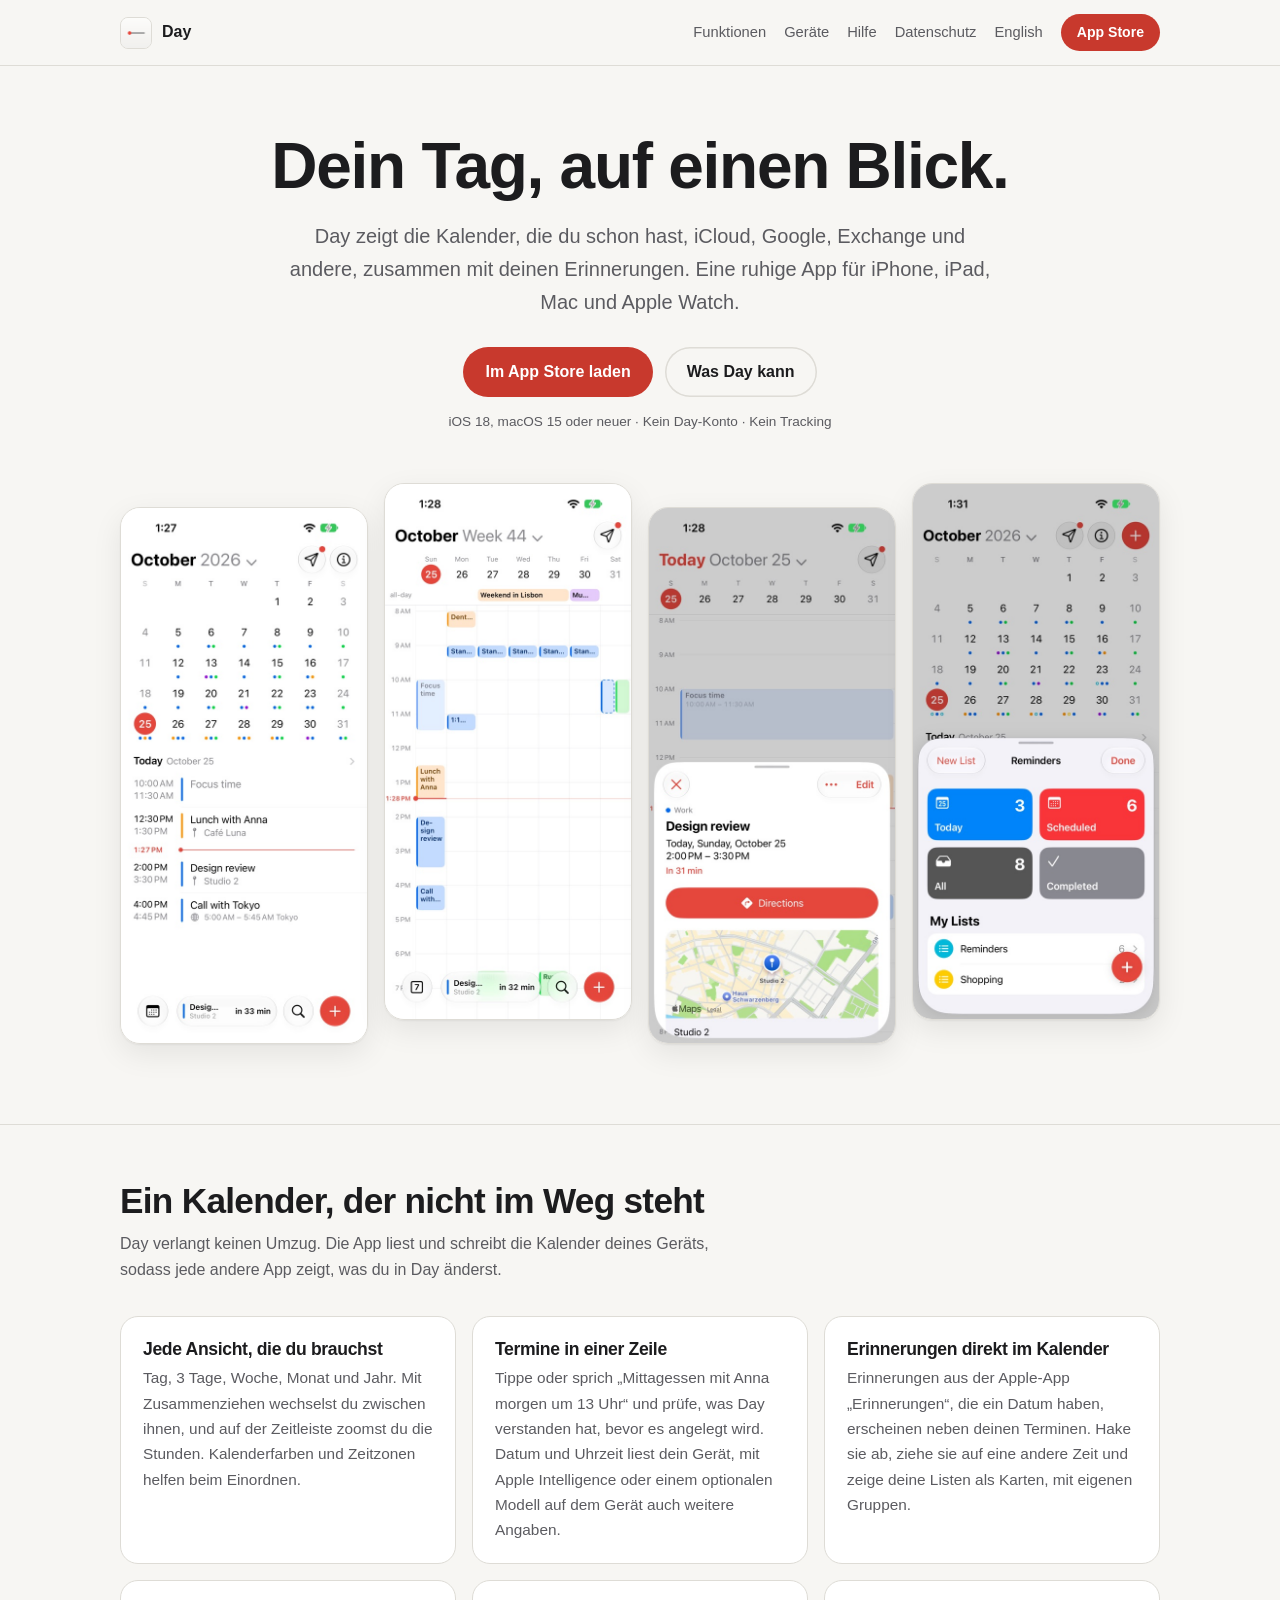
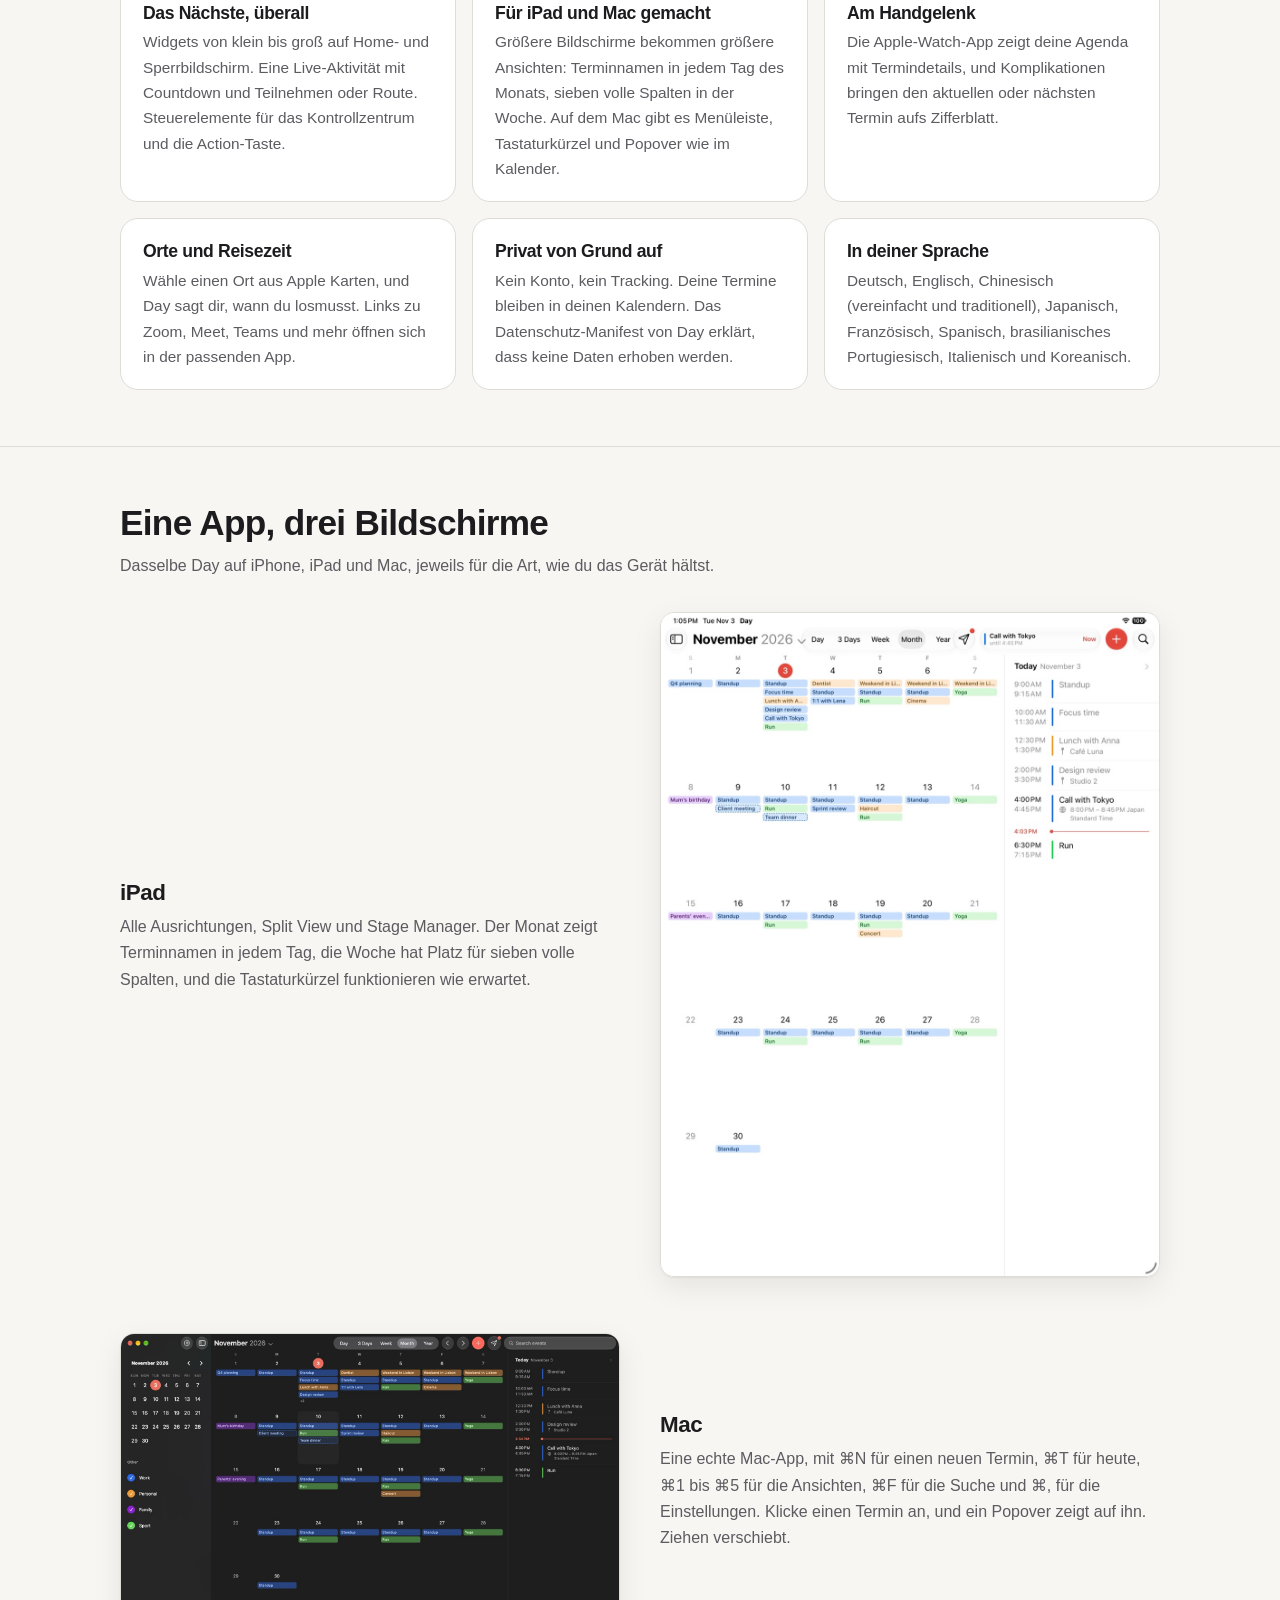
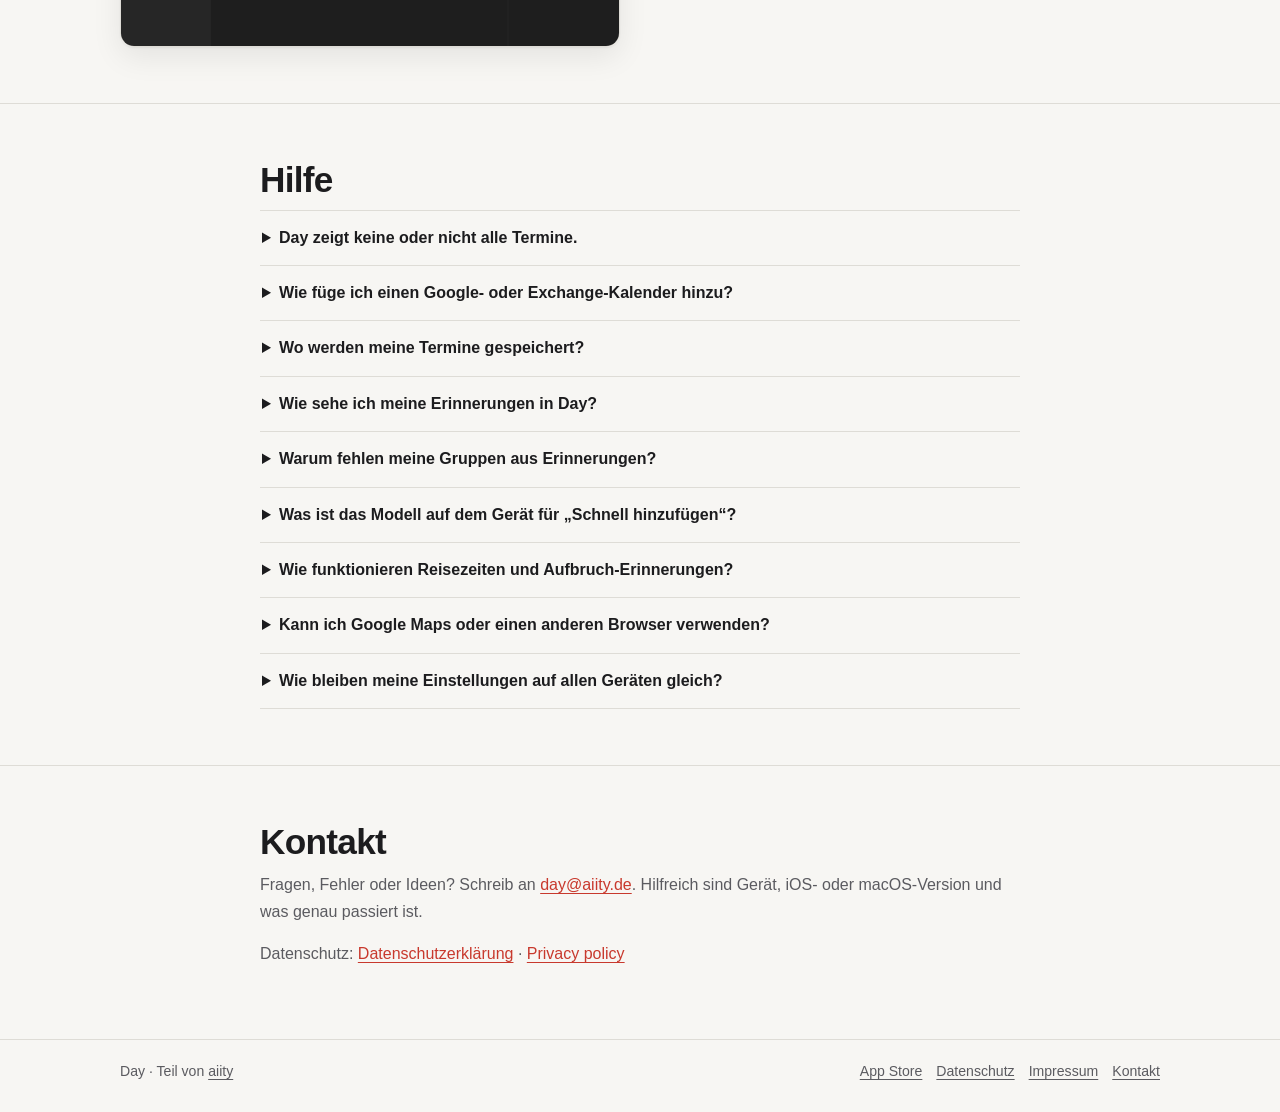
<file: index.html>
<!doctype html>
<html lang="de">
<head>
  <meta charset="utf-8">
  <meta name="viewport" content="width=device-width, initial-scale=1">
  <title>Day — Kalender für iPhone, iPad, Mac und Apple Watch</title>
  <meta name="description" content="Day zeigt die Kalender, die du schon hast, und deine Erinnerungen in einer ruhigen App: Tag, Woche, Monat und Jahr, Termine in einer Zeile, Widgets und Live-Aktivitäten. Kein Konto, kein Tracking.">
  <meta name="color-scheme" content="light dark">
  <link rel="alternate" hreflang="en" href="en/">
  <link rel="icon" href="images/icon.png">
  <link rel="stylesheet" href="site.css">
</head>
<body>
  <a class="skip" href="#main">Zum Inhalt</a>
  <header class="top"><div class="wrap bar"><a class="brand" href="./"><img src="images/icon.png" width="32" height="32" alt="">Day</a><nav aria-label="Navigation"><a href="#funktionen">Funktionen</a><a href="#geraete">Geräte</a><a href="#hilfe">Hilfe</a><a href="privacy.html">Datenschutz</a><a href="en/" hreflang="en">English</a><a class="btn small" href="https://apps.apple.com/app/day-calendar/id6822896434">App Store</a></nav></div></header>
  <main id="main">
    <div class="wrap hero">
      <h1>Dein Tag, auf einen Blick.</h1>
      <p class="lead">Day zeigt die Kalender, die du schon hast, iCloud, Google, Exchange und andere, zusammen mit deinen Erinnerungen. Eine ruhige App für iPhone, iPad, Mac und Apple Watch.</p>
      <div class="actions">
        <a class="btn" href="https://apps.apple.com/app/day-calendar/id6822896434">Im App Store laden</a>
        <a class="btn ghost" href="#funktionen">Was Day kann</a>
      </div>
      <p class="fine">iOS 18, macOS 15 oder neuer · Kein Day-Konto · Kein Tracking</p>
      <div class="shots">
        <img src="images/iphone-month.jpg" width="506" height="1100" alt="Monatsansicht mit den Terminen des Tages darunter">
        <img src="images/iphone-week.jpg" width="506" height="1100" alt="Wochenansicht mit Terminen als farbige Blöcke">
        <img src="images/iphone-event.jpg" width="506" height="1100" alt="Terminkarte mit Route und Karte">
        <img src="images/iphone-reminders.jpg" width="506" height="1100" alt="Erinnerungen mit Heute, Geplant, Alle und Erledigt">
      </div>
    </div>

    <section id="funktionen" aria-labelledby="funktionen-titel">
      <div class="wrap">
        <h2 id="funktionen-titel">Ein Kalender, der nicht im Weg steht</h2>
        <p class="intro">Day verlangt keinen Umzug. Die App liest und schreibt die Kalender deines Geräts, sodass jede andere App zeigt, was du in Day änderst.</p>
        <ul class="features">
          <li><h3>Jede Ansicht, die du brauchst</h3><p>Tag, 3 Tage, Woche, Monat und Jahr. Mit Zusammenziehen wechselst du zwischen ihnen, und auf der Zeitleiste zoomst du die Stunden. Kalenderfarben und Zeitzonen helfen beim Einordnen.</p></li>
          <li><h3>Termine in einer Zeile</h3><p>Tippe oder sprich „Mittagessen mit Anna morgen um 13 Uhr“ und prüfe, was Day verstanden hat, bevor es angelegt wird. Datum und Uhrzeit liest dein Gerät, mit Apple Intelligence oder einem optionalen Modell auf dem Gerät auch weitere Angaben.</p></li>
          <li><h3>Erinnerungen direkt im Kalender</h3><p>Erinnerungen aus der Apple-App „Erinnerungen“, die ein Datum haben, erscheinen neben deinen Terminen. Hake sie ab, ziehe sie auf eine andere Zeit und zeige deine Listen als Karten, mit eigenen Gruppen.</p></li>
          <li><h3>Das Nächste, überall</h3><p>Widgets von klein bis groß auf Home- und Sperrbildschirm. Eine Live-Aktivität mit Countdown und Teilnehmen oder Route. Steuerelemente für das Kontrollzentrum und die Action-Taste.</p></li>
          <li><h3>Für iPad und Mac gemacht</h3><p>Größere Bildschirme bekommen größere Ansichten: Terminnamen in jedem Tag des Monats, sieben volle Spalten in der Woche. Auf dem Mac gibt es Menüleiste, Tastaturkürzel und Popover wie im Kalender.</p></li>
          <li><h3>Am Handgelenk</h3><p>Die Apple-Watch-App zeigt deine Agenda mit Termindetails, und Komplikationen bringen den aktuellen oder nächsten Termin aufs Zifferblatt.</p></li>
          <li><h3>Orte und Reisezeit</h3><p>Wähle einen Ort aus Apple Karten, und Day sagt dir, wann du losmusst. Links zu Zoom, Meet, Teams und mehr öffnen sich in der passenden App.</p></li>
          <li><h3>Privat von Grund auf</h3><p>Kein Konto, kein Tracking. Deine Termine bleiben in deinen Kalendern. Das Datenschutz-Manifest von Day erklärt, dass keine Daten erhoben werden.</p></li>
          <li><h3>In deiner Sprache</h3><p>Deutsch, Englisch, Chinesisch (vereinfacht und traditionell), Japanisch, Französisch, Spanisch, brasilianisches Portugiesisch, Italienisch und Koreanisch.</p></li>
        </ul>
      </div>
    </section>

    <section id="geraete" aria-labelledby="geraete-titel">
      <div class="wrap">
        <h2 id="geraete-titel">Eine App, drei Bildschirme</h2>
        <p class="intro">Dasselbe Day auf iPhone, iPad und Mac, jeweils für die Art, wie du das Gerät hältst.</p>
        <div class="device">
          <div>
            <h3>iPad</h3>
            <p>Alle Ausrichtungen, Split View und Stage Manager. Der Monat zeigt Terminnamen in jedem Tag, die Woche hat Platz für sieben volle Spalten, und die Tastaturkürzel funktionieren wie erwartet.</p>
          </div>
          <img src="images/ipad-month.jpg" width="1100" height="1467" alt="Monatsansicht auf dem iPad mit Terminnamen in jedem Tag">
        </div>
        <div class="device flip">
          <div>
            <h3>Mac</h3>
            <p>Eine echte Mac-App, mit ⌘N für einen neuen Termin, ⌘T für heute, ⌘1 bis ⌘5 für die Ansichten, ⌘F für die Suche und ⌘, für die Einstellungen. Klicke einen Termin an, und ein Popover zeigt auf ihn. Ziehen verschiebt.</p>
          </div>
          <img src="images/mac-month.jpg" width="1600" height="1000" alt="Monatsansicht in der Mac-App, links die Kalender, rechts die Termine des Tages">
        </div>
      </div>
    </section>

    <section id="hilfe" aria-labelledby="hilfe-titel">
      <div class="narrow">
        <h2 id="hilfe-titel">Hilfe</h2>
        <div class="faq">
          <details><summary>Day zeigt keine oder nicht alle Termine.</summary><p>Day braucht vollen Zugriff auf deine Kalender: iOS-Einstellungen → Datenschutz &amp; Sicherheit → Kalender → Day → „Voller Zugriff“. In Day wählst du unter Einstellungen → Kalender, welche Kalender erscheinen.</p></details>
          <details><summary>Wie füge ich einen Google- oder Exchange-Kalender hinzu?</summary><p>Richte das Konto in den iOS-Einstellungen unter Apps → Kalender → Kalenderaccounts ein. Day zeigt es danach automatisch an. Termine werden über diese Konten synchronisiert, nicht über Day.</p></details>
          <details><summary>Wo werden meine Termine gespeichert?</summary><p>In deinen eigenen Kalendern. Day kopiert keine Termine auf einen eigenen Server. Was du in Day änderst, landet direkt im jeweiligen Kalender.</p></details>
          <details><summary>Wie sehe ich meine Erinnerungen in Day?</summary><p>Schalte Erinnerungen in den Einstellungen von Day ein (Day fragt einmal beim ersten Öffnen) und wähle die Listen, die erscheinen sollen. Erinnerungen mit Datum erscheinen dann im Kalender. Wenn du eine in Day abhakst, ist sie auch in Erinnerungen erledigt.</p></details>
          <details><summary>Warum fehlen meine Gruppen aus Erinnerungen?</summary><p>Apple gibt die Gruppen aus Erinnerungen nicht an andere Apps weiter. Day hat deshalb eigene Gruppen für deine Listen. Sie liegen in Day und ändern nichts in Erinnerungen.</p></details>
          <details><summary>Was ist das Modell auf dem Gerät für „Schnell hinzufügen“?</summary><p>„Schnell hinzufügen“ liest Datum und Uhrzeit mit dem Datumserkenner des Systems, und mit Apple Intelligence erkennt sie auch Titel, Ort und Wiederholung. Wenn du das ohne Apple Intelligence willst, kannst du unter Einstellungen → Schnell hinzufügen einmal ein kleines Sprachmodell laden. Es läuft auf deinem Gerät, was du tippst, verlässt es also nicht.</p></details>
          <details><summary>Wie funktionieren Reisezeiten und Aufbruch-Erinnerungen?</summary><p>Für Termine mit Ort kann Day bei Apple Karten erfragen, wann du losmusst, und dich rechtzeitig erinnern. Dafür braucht Day deinen Standort, solange die App verwendet wird. Einschalten unter Einstellungen → Erinnerungen → Aufbruch-Erinnerungen.</p></details>
          <details><summary>Kann ich Google Maps oder einen anderen Browser verwenden?</summary><p>Ja. Unter Einstellungen → Standard-Apps wählst du, womit Wegbeschreibungen und Links geöffnet werden.</p></details>
          <details><summary>Wie bleiben meine Einstellungen auf allen Geräten gleich?</summary><p>Mit Einstellungen → Allgemein → „Einstellungen mit iCloud synchronisieren“ folgen ausgewählte Einstellungen über deine iCloud auf deine anderen Geräte. Welche Kalender angezeigt werden, bleibt pro Gerät.</p></details>
        </div>
      </div>
    </section>

    <section aria-labelledby="kontakt-titel">
      <div class="narrow">
        <h2 id="kontakt-titel">Kontakt</h2>
        <p>Fragen, Fehler oder Ideen? Schreib an <a href="mailto:day@aiity.de?subject=Day">day@aiity.de</a>. Hilfreich sind Gerät, iOS- oder macOS-Version und was genau passiert ist.</p>
        <p>Datenschutz: <a href="privacy.html">Datenschutzerklärung</a> · <a href="en/privacy.html" hreflang="en">Privacy policy</a></p>
      </div>
    </section>
  </main>
  <footer class="foot"><div class="wrap"><p>Day · Teil von <a href="https://aiity.de">aiity</a></p><nav aria-label="Fußzeile"><a href="https://apps.apple.com/app/day-calendar/id6822896434">App Store</a><a href="privacy.html">Datenschutz</a><a href="https://aiity.de/impressum">Impressum</a><a href="mailto:day@aiity.de">Kontakt</a></nav></div></footer>
<script>(function(){var K='dayLang',c=document.documentElement.lang,l=document.querySelector('header a[hreflang]');if(!l)return;
l.addEventListener('click',function(){try{localStorage.setItem(K,l.hreflang)}catch(e){}});
var s;try{s=localStorage.getItem(K)}catch(e){}if(s&&s!==c){var t=document.querySelector('header a[hreflang="'+s+'"]');if(t)location.replace(t.href)}})();</script>
</body>
</html>
</file>
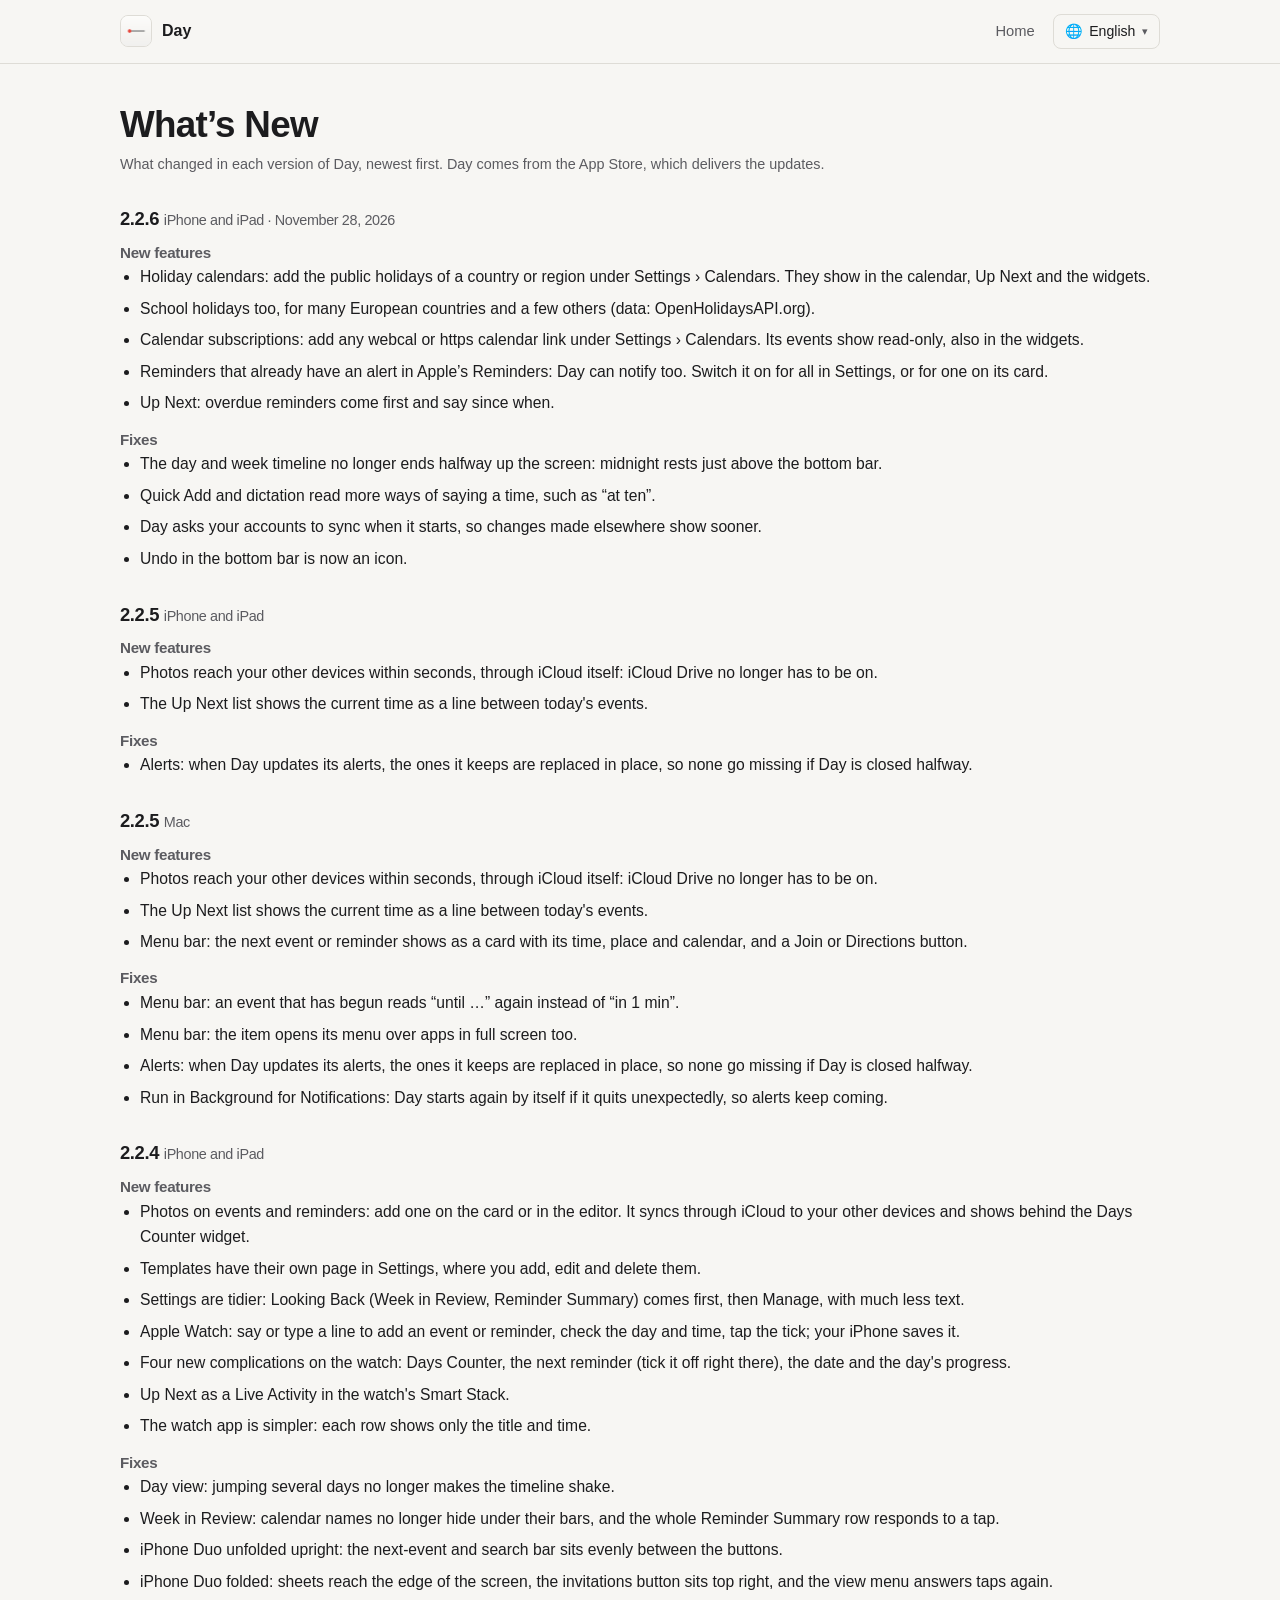
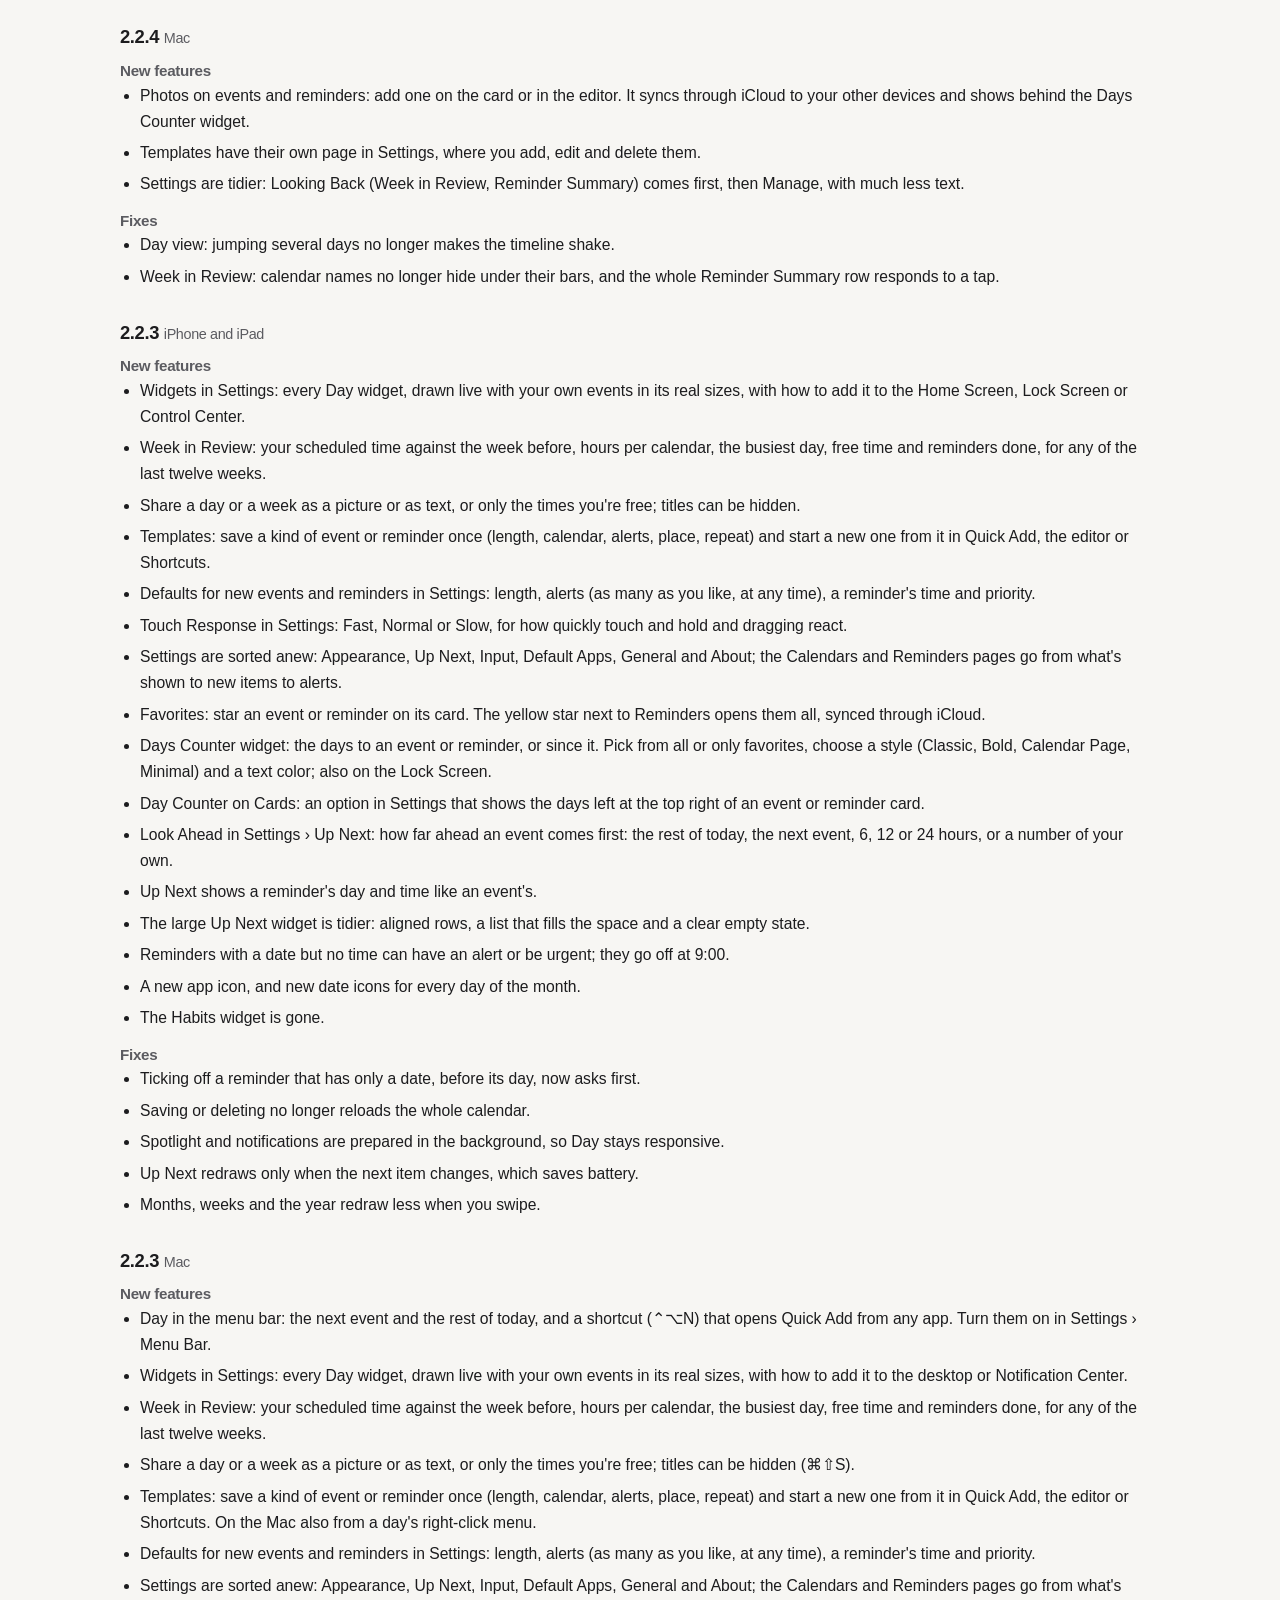
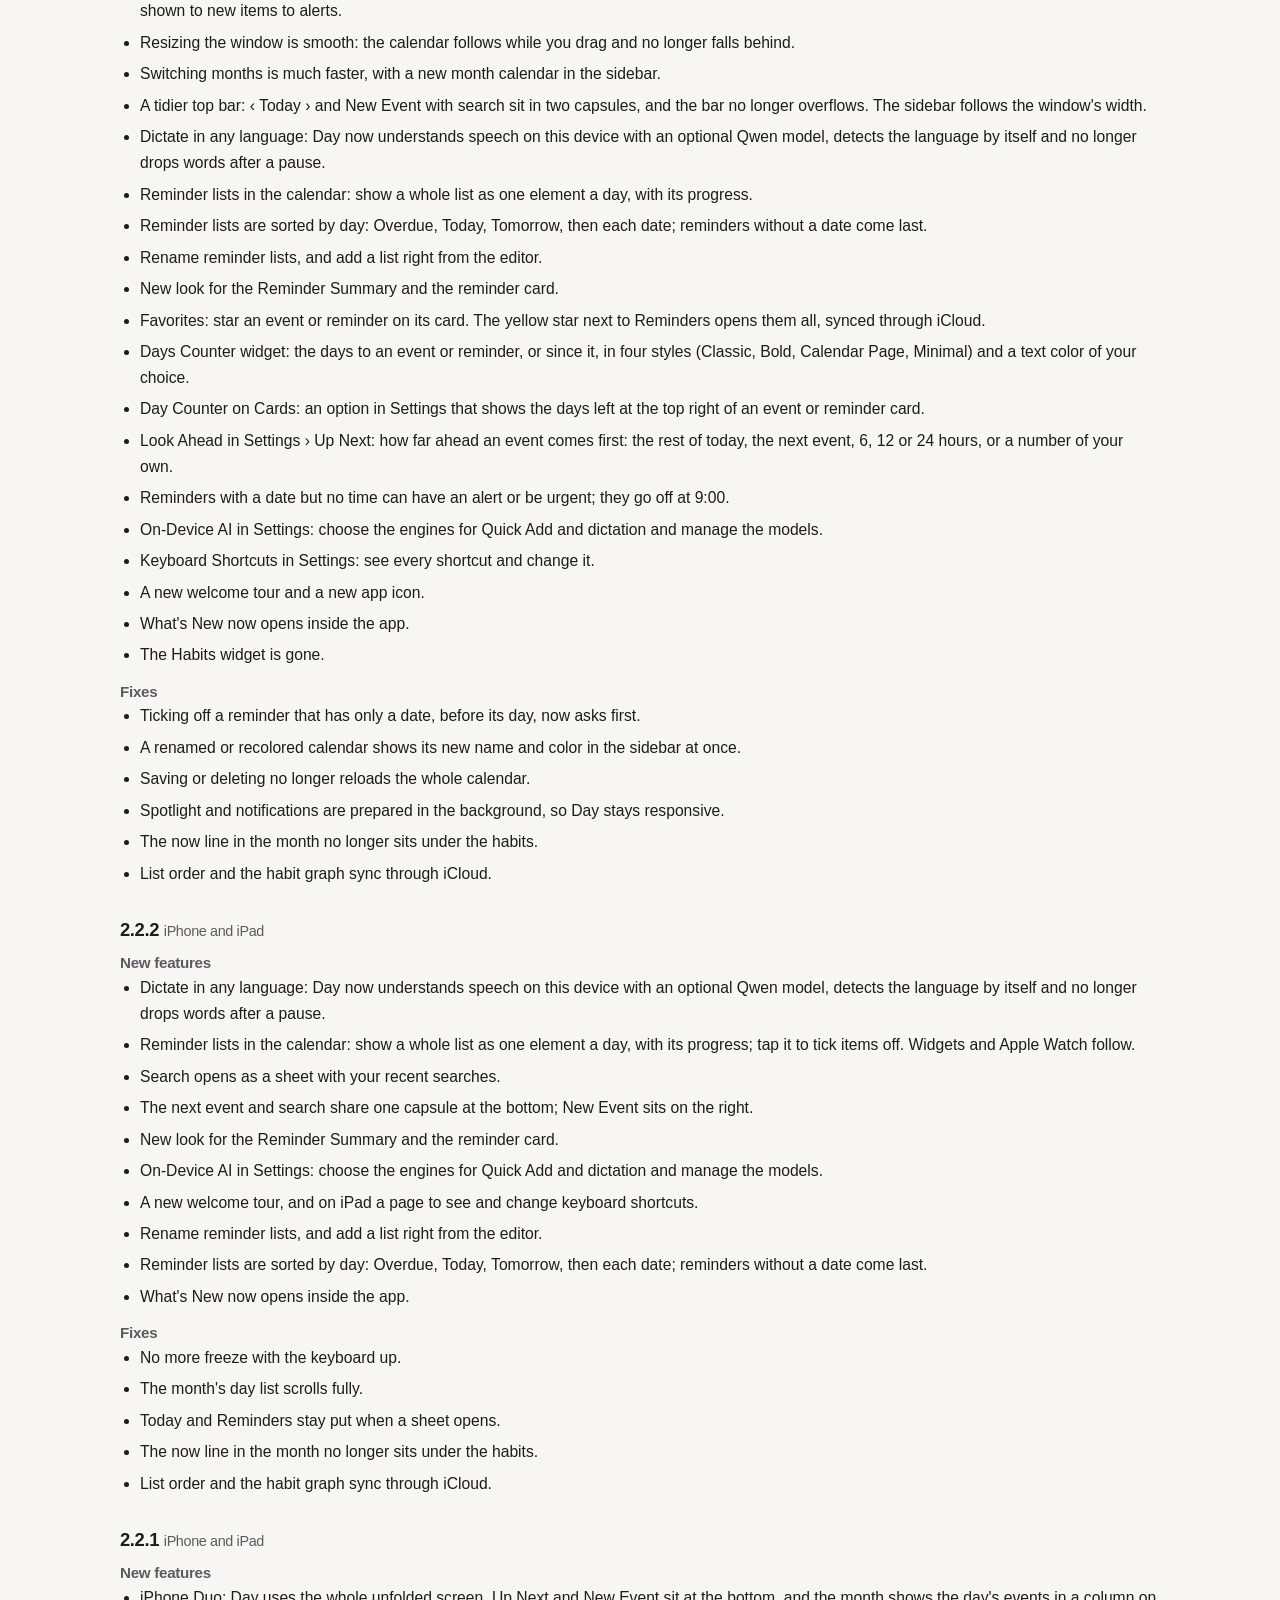
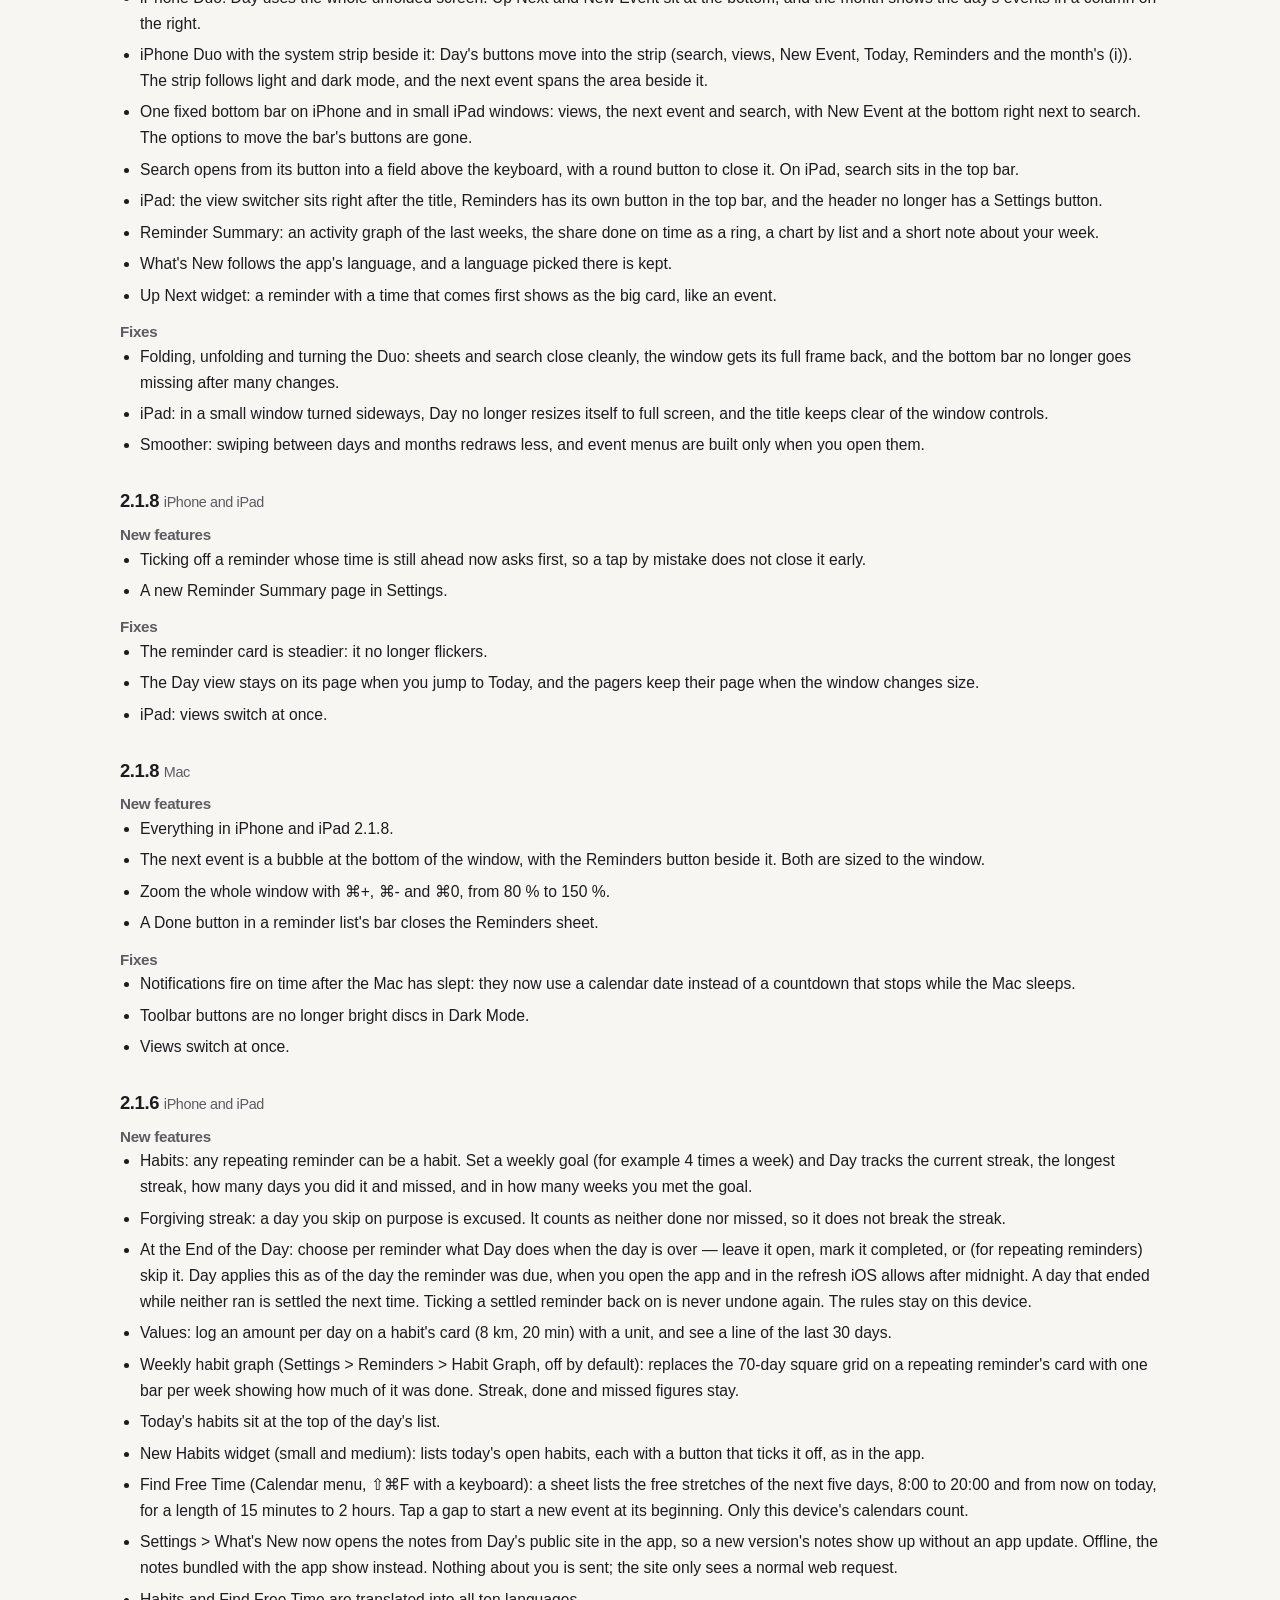
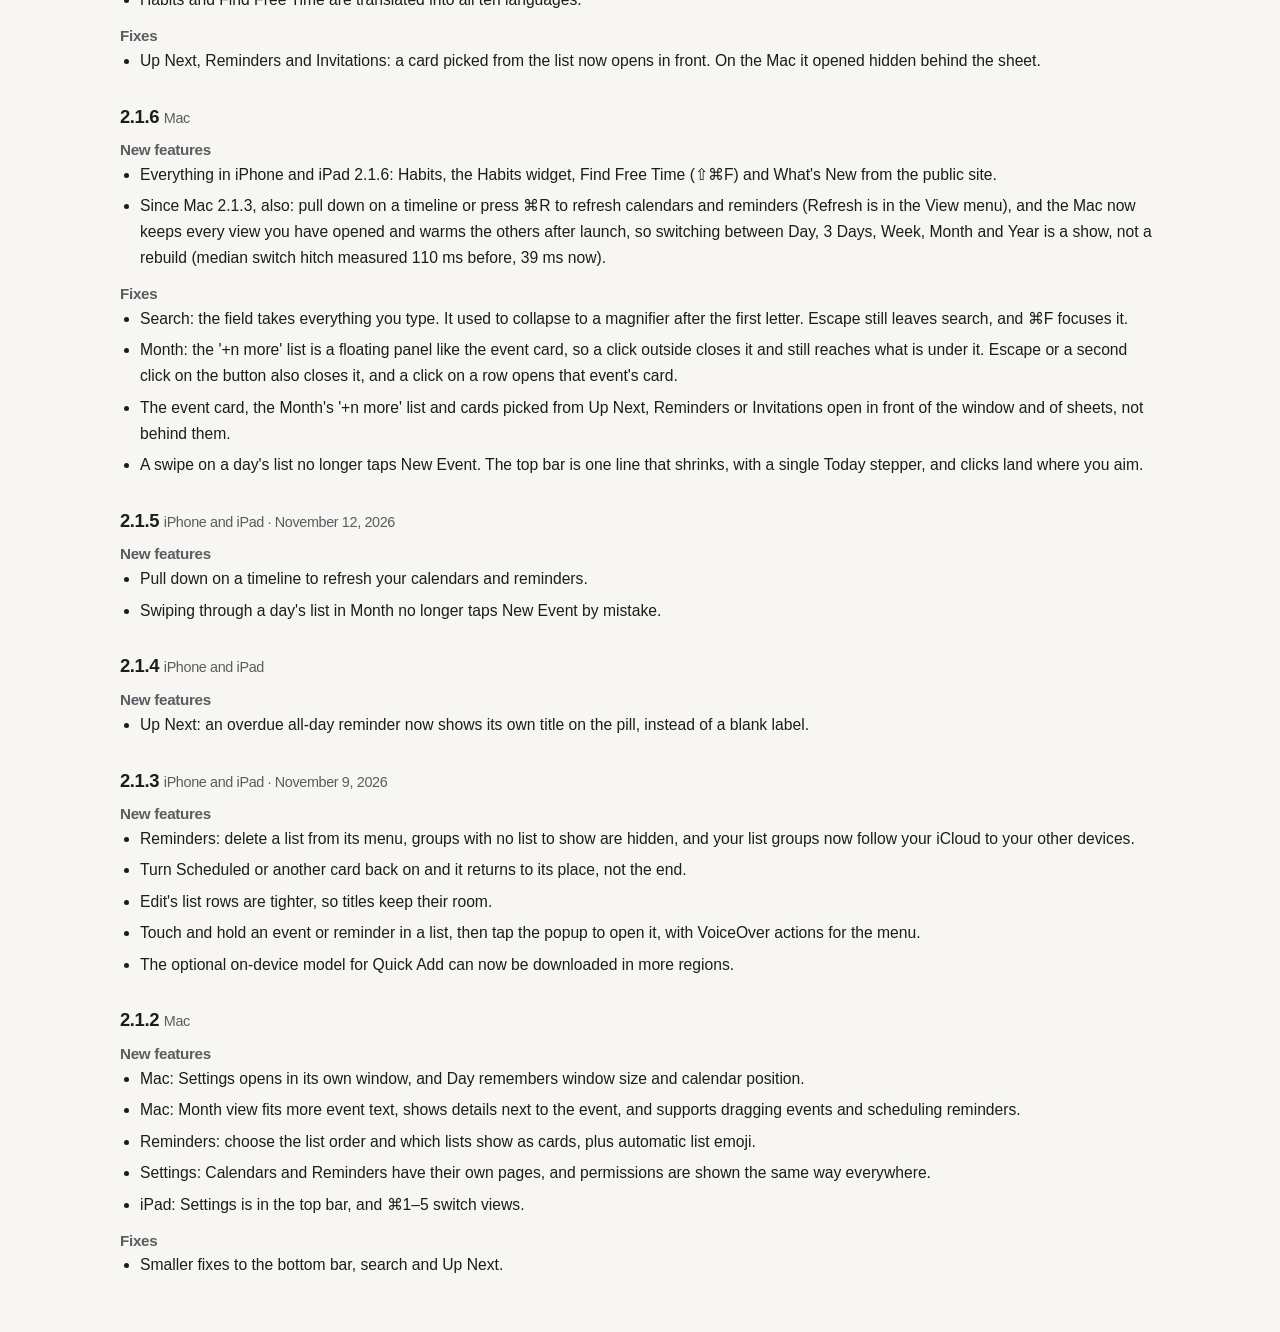
<file: changelog/index.html>
<!doctype html>
<html lang="en">
<head>
  <meta charset="utf-8">
  <meta name="viewport" content="width=device-width, initial-scale=1">
  <title>What’s New — Day</title>
  <meta name="description" content="What changed in each version of Day, newest first.">
  <meta name="color-scheme" content="light dark">
  <link rel="icon" href="../images/icon.png">
  <link rel="stylesheet" href="../site.css">
  <link rel="alternate" hreflang="en" href="https://enrzh.github.io/Day/changelog/">
  <link rel="alternate" hreflang="de" href="https://enrzh.github.io/Day/changelog/de/">
  <link rel="alternate" hreflang="es" href="https://enrzh.github.io/Day/changelog/es/">
  <link rel="alternate" hreflang="fr" href="https://enrzh.github.io/Day/changelog/fr/">
  <link rel="alternate" hreflang="it" href="https://enrzh.github.io/Day/changelog/it/">
  <link rel="alternate" hreflang="ja" href="https://enrzh.github.io/Day/changelog/ja/">
  <link rel="alternate" hreflang="ko" href="https://enrzh.github.io/Day/changelog/ko/">
  <link rel="alternate" hreflang="pt-BR" href="https://enrzh.github.io/Day/changelog/pt-BR/">
  <link rel="alternate" hreflang="zh-Hans" href="https://enrzh.github.io/Day/changelog/zh-Hans/">
  <link rel="alternate" hreflang="zh-Hant" href="https://enrzh.github.io/Day/changelog/zh-Hant/">
  <style>article { margin-top: 2rem; } article h2 { font-size: 1.35rem; margin-bottom: .4rem; } article h2 .meta { font-size: .9rem; font-weight: 400; color: var(--muted); } article h3 { font-size: .95rem; color: var(--muted); margin: .9rem 0 .2rem; } article ul { margin: 0; padding-left: 1.2rem; } article li { margin-bottom: .35rem; } .langs { display: flex; flex-wrap: wrap; align-items: center; gap: .3rem 1rem; margin: 0 0 1rem; font-size: .9rem; } .lang { position: relative; border: 0 !important; } .lang summary { padding: .3rem .7rem !important; font-weight: 400 !important; border: 1px solid var(--line) !important; } .lang summary:focus-visible { outline-offset: 2px; } .lang:first-of-type { border: 0 !important; } .lang .menu a { border: 0 !important; } .lang summary { list-style: none; cursor: pointer; display: inline-flex; align-items: center; gap: .4rem; border: 1px solid var(--line); border-radius: 8px; padding: .3rem .7rem; min-height: 2rem; font-size: .88rem; color: var(--ink); user-select: none; } .lang summary::-webkit-details-marker { display: none; } .lang summary::after { content: "▾"; font-size: .8em; color: var(--muted); } .lang summary:focus-visible { outline: 2px solid currentColor; outline-offset: 2px; } .lang .menu { position: absolute; right: 0; top: calc(100% + 6px); z-index: 10; min-width: 11rem; display: flex; flex-direction: column; padding: .3rem; background: var(--bg); border: 1px solid var(--line); border-radius: 10px; box-shadow: 0 8px 24px rgba(0,0,0,.18); } .bar nav .lang .menu a { display: block !important; color: var(--ink); padding: .5rem .7rem; border-radius: 6px; font-size: .92rem; } .bar nav .lang .menu a:hover { background: var(--line); color: var(--ink); } .bar nav .lang .menu a[aria-current] { font-weight: 650; } </style>
</head>
<body>
  <header class="top"><div class="wrap bar"><a class="brand" href="../"><img src="../images/icon.png" width="32" height="32" alt="">Day</a><nav><a href="../">Home</a><details class="lang" id="lang"><summary aria-label="Language"><span aria-hidden="true">🌐</span> English</summary><div class="menu"><a href="./" hreflang="en" lang="en" data-lang="en" aria-current="true">English</a><a href="de/" hreflang="de" lang="de" data-lang="de">Deutsch</a><a href="es/" hreflang="es" lang="es" data-lang="es">Español</a><a href="fr/" hreflang="fr" lang="fr" data-lang="fr">Français</a><a href="it/" hreflang="it" lang="it" data-lang="it">Italiano</a><a href="ja/" hreflang="ja" lang="ja" data-lang="ja">日本語</a><a href="ko/" hreflang="ko" lang="ko" data-lang="ko">한국어</a><a href="pt-BR/" hreflang="pt-BR" lang="pt-BR" data-lang="pt-BR">Português</a><a href="zh-Hans/" hreflang="zh-Hans" lang="zh-Hans" data-lang="zh-Hans">简体中文</a><a href="zh-Hant/" hreflang="zh-Hant" lang="zh-Hant" data-lang="zh-Hant">繁體中文</a></div></details></nav></div></header>
  <main id="main" class="wrap doc">
    <h1>What’s New</h1>
    <p class="meta">What changed in each version of Day, newest first. Day comes from the App Store, which delivers the updates.</p>
    <article id="ios-2.2.6">
      <h2>2.2.6 <span class="meta">iPhone and iPad · November 28, 2026</span></h2>
      <h3>New features</h3><ul><li>Holiday calendars: add the public holidays of a country or region under Settings › Calendars. They show in the calendar, Up Next and the widgets.</li><li>School holidays too, for many European countries and a few others (data: OpenHolidaysAPI.org).</li><li>Calendar subscriptions: add any webcal or https calendar link under Settings › Calendars. Its events show read-only, also in the widgets.</li><li>Reminders that already have an alert in Apple’s Reminders: Day can notify too. Switch it on for all in Settings, or for one on its card.</li><li>Up Next: overdue reminders come first and say since when.</li></ul><h3>Fixes</h3><ul><li>The day and week timeline no longer ends halfway up the screen: midnight rests just above the bottom bar.</li><li>Quick Add and dictation read more ways of saying a time, such as “at ten”.</li><li>Day asks your accounts to sync when it starts, so changes made elsewhere show sooner.</li><li>Undo in the bottom bar is now an icon.</li></ul>
    </article>
    <article id="ios-2.2.5">
      <h2>2.2.5 <span class="meta">iPhone and iPad</span></h2>
      <h3>New features</h3><ul><li>Photos reach your other devices within seconds, through iCloud itself: iCloud Drive no longer has to be on.</li><li>The Up Next list shows the current time as a line between today&#x27;s events.</li></ul><h3>Fixes</h3><ul><li>Alerts: when Day updates its alerts, the ones it keeps are replaced in place, so none go missing if Day is closed halfway.</li></ul>
    </article>
    <article id="mac-2.2.5">
      <h2>2.2.5 <span class="meta">Mac</span></h2>
      <h3>New features</h3><ul><li>Photos reach your other devices within seconds, through iCloud itself: iCloud Drive no longer has to be on.</li><li>The Up Next list shows the current time as a line between today&#x27;s events.</li><li>Menu bar: the next event or reminder shows as a card with its time, place and calendar, and a Join or Directions button.</li></ul><h3>Fixes</h3><ul><li>Menu bar: an event that has begun reads “until …” again instead of “in 1 min”.</li><li>Menu bar: the item opens its menu over apps in full screen too.</li><li>Alerts: when Day updates its alerts, the ones it keeps are replaced in place, so none go missing if Day is closed halfway.</li><li>Run in Background for Notifications: Day starts again by itself if it quits unexpectedly, so alerts keep coming.</li></ul>
    </article>
    <article id="ios-2.2.4">
      <h2>2.2.4 <span class="meta">iPhone and iPad</span></h2>
      <h3>New features</h3><ul><li>Photos on events and reminders: add one on the card or in the editor. It syncs through iCloud to your other devices and shows behind the Days Counter widget.</li><li>Templates have their own page in Settings, where you add, edit and delete them.</li><li>Settings are tidier: Looking Back (Week in Review, Reminder Summary) comes first, then Manage, with much less text.</li><li>Apple Watch: say or type a line to add an event or reminder, check the day and time, tap the tick; your iPhone saves it.</li><li>Four new complications on the watch: Days Counter, the next reminder (tick it off right there), the date and the day&#x27;s progress.</li><li>Up Next as a Live Activity in the watch&#x27;s Smart Stack.</li><li>The watch app is simpler: each row shows only the title and time.</li></ul><h3>Fixes</h3><ul><li>Day view: jumping several days no longer makes the timeline shake.</li><li>Week in Review: calendar names no longer hide under their bars, and the whole Reminder Summary row responds to a tap.</li><li>iPhone Duo unfolded upright: the next-event and search bar sits evenly between the buttons.</li><li>iPhone Duo folded: sheets reach the edge of the screen, the invitations button sits top right, and the view menu answers taps again.</li></ul>
    </article>
    <article id="mac-2.2.4">
      <h2>2.2.4 <span class="meta">Mac</span></h2>
      <h3>New features</h3><ul><li>Photos on events and reminders: add one on the card or in the editor. It syncs through iCloud to your other devices and shows behind the Days Counter widget.</li><li>Templates have their own page in Settings, where you add, edit and delete them.</li><li>Settings are tidier: Looking Back (Week in Review, Reminder Summary) comes first, then Manage, with much less text.</li></ul><h3>Fixes</h3><ul><li>Day view: jumping several days no longer makes the timeline shake.</li><li>Week in Review: calendar names no longer hide under their bars, and the whole Reminder Summary row responds to a tap.</li></ul>
    </article>
    <article id="ios-2.2.3">
      <h2>2.2.3 <span class="meta">iPhone and iPad</span></h2>
      <h3>New features</h3><ul><li>Widgets in Settings: every Day widget, drawn live with your own events in its real sizes, with how to add it to the Home Screen, Lock Screen or Control Center.</li><li>Week in Review: your scheduled time against the week before, hours per calendar, the busiest day, free time and reminders done, for any of the last twelve weeks.</li><li>Share a day or a week as a picture or as text, or only the times you&#x27;re free; titles can be hidden.</li><li>Templates: save a kind of event or reminder once (length, calendar, alerts, place, repeat) and start a new one from it in Quick Add, the editor or Shortcuts.</li><li>Defaults for new events and reminders in Settings: length, alerts (as many as you like, at any time), a reminder&#x27;s time and priority.</li><li>Touch Response in Settings: Fast, Normal or Slow, for how quickly touch and hold and dragging react.</li><li>Settings are sorted anew: Appearance, Up Next, Input, Default Apps, General and About; the Calendars and Reminders pages go from what&#x27;s shown to new items to alerts.</li><li>Favorites: star an event or reminder on its card. The yellow star next to Reminders opens them all, synced through iCloud.</li><li>Days Counter widget: the days to an event or reminder, or since it. Pick from all or only favorites, choose a style (Classic, Bold, Calendar Page, Minimal) and a text color; also on the Lock Screen.</li><li>Day Counter on Cards: an option in Settings that shows the days left at the top right of an event or reminder card.</li><li>Look Ahead in Settings › Up Next: how far ahead an event comes first: the rest of today, the next event, 6, 12 or 24 hours, or a number of your own.</li><li>Up Next shows a reminder&#x27;s day and time like an event&#x27;s.</li><li>The large Up Next widget is tidier: aligned rows, a list that fills the space and a clear empty state.</li><li>Reminders with a date but no time can have an alert or be urgent; they go off at 9:00.</li><li>A new app icon, and new date icons for every day of the month.</li><li>The Habits widget is gone.</li></ul><h3>Fixes</h3><ul><li>Ticking off a reminder that has only a date, before its day, now asks first.</li><li>Saving or deleting no longer reloads the whole calendar.</li><li>Spotlight and notifications are prepared in the background, so Day stays responsive.</li><li>Up Next redraws only when the next item changes, which saves battery.</li><li>Months, weeks and the year redraw less when you swipe.</li></ul>
    </article>
    <article id="mac-2.2.3">
      <h2>2.2.3 <span class="meta">Mac</span></h2>
      <h3>New features</h3><ul><li>Day in the menu bar: the next event and the rest of today, and a shortcut (⌃⌥N) that opens Quick Add from any app. Turn them on in Settings › Menu Bar.</li><li>Widgets in Settings: every Day widget, drawn live with your own events in its real sizes, with how to add it to the desktop or Notification Center.</li><li>Week in Review: your scheduled time against the week before, hours per calendar, the busiest day, free time and reminders done, for any of the last twelve weeks.</li><li>Share a day or a week as a picture or as text, or only the times you&#x27;re free; titles can be hidden (⌘⇧S).</li><li>Templates: save a kind of event or reminder once (length, calendar, alerts, place, repeat) and start a new one from it in Quick Add, the editor or Shortcuts. On the Mac also from a day&#x27;s right-click menu.</li><li>Defaults for new events and reminders in Settings: length, alerts (as many as you like, at any time), a reminder&#x27;s time and priority.</li><li>Settings are sorted anew: Appearance, Up Next, Input, Default Apps, General and About; the Calendars and Reminders pages go from what&#x27;s shown to new items to alerts.</li><li>Resizing the window is smooth: the calendar follows while you drag and no longer falls behind.</li><li>Switching months is much faster, with a new month calendar in the sidebar.</li><li>A tidier top bar: ‹ Today › and New Event with search sit in two capsules, and the bar no longer overflows. The sidebar follows the window&#x27;s width.</li><li>Dictate in any language: Day now understands speech on this device with an optional Qwen model, detects the language by itself and no longer drops words after a pause.</li><li>Reminder lists in the calendar: show a whole list as one element a day, with its progress.</li><li>Reminder lists are sorted by day: Overdue, Today, Tomorrow, then each date; reminders without a date come last.</li><li>Rename reminder lists, and add a list right from the editor.</li><li>New look for the Reminder Summary and the reminder card.</li><li>Favorites: star an event or reminder on its card. The yellow star next to Reminders opens them all, synced through iCloud.</li><li>Days Counter widget: the days to an event or reminder, or since it, in four styles (Classic, Bold, Calendar Page, Minimal) and a text color of your choice.</li><li>Day Counter on Cards: an option in Settings that shows the days left at the top right of an event or reminder card.</li><li>Look Ahead in Settings › Up Next: how far ahead an event comes first: the rest of today, the next event, 6, 12 or 24 hours, or a number of your own.</li><li>Reminders with a date but no time can have an alert or be urgent; they go off at 9:00.</li><li>On-Device AI in Settings: choose the engines for Quick Add and dictation and manage the models.</li><li>Keyboard Shortcuts in Settings: see every shortcut and change it.</li><li>A new welcome tour and a new app icon.</li><li>What&#x27;s New now opens inside the app.</li><li>The Habits widget is gone.</li></ul><h3>Fixes</h3><ul><li>Ticking off a reminder that has only a date, before its day, now asks first.</li><li>A renamed or recolored calendar shows its new name and color in the sidebar at once.</li><li>Saving or deleting no longer reloads the whole calendar.</li><li>Spotlight and notifications are prepared in the background, so Day stays responsive.</li><li>The now line in the month no longer sits under the habits.</li><li>List order and the habit graph sync through iCloud.</li></ul>
    </article>
    <article id="ios-2.2.2">
      <h2>2.2.2 <span class="meta">iPhone and iPad</span></h2>
      <h3>New features</h3><ul><li>Dictate in any language: Day now understands speech on this device with an optional Qwen model, detects the language by itself and no longer drops words after a pause.</li><li>Reminder lists in the calendar: show a whole list as one element a day, with its progress; tap it to tick items off. Widgets and Apple Watch follow.</li><li>Search opens as a sheet with your recent searches.</li><li>The next event and search share one capsule at the bottom; New Event sits on the right.</li><li>New look for the Reminder Summary and the reminder card.</li><li>On-Device AI in Settings: choose the engines for Quick Add and dictation and manage the models.</li><li>A new welcome tour, and on iPad a page to see and change keyboard shortcuts.</li><li>Rename reminder lists, and add a list right from the editor.</li><li>Reminder lists are sorted by day: Overdue, Today, Tomorrow, then each date; reminders without a date come last.</li><li>What&#x27;s New now opens inside the app.</li></ul><h3>Fixes</h3><ul><li>No more freeze with the keyboard up.</li><li>The month&#x27;s day list scrolls fully.</li><li>Today and Reminders stay put when a sheet opens.</li><li>The now line in the month no longer sits under the habits.</li><li>List order and the habit graph sync through iCloud.</li></ul>
    </article>
    <article id="ios-2.2.1">
      <h2>2.2.1 <span class="meta">iPhone and iPad</span></h2>
      <h3>New features</h3><ul><li>iPhone Duo: Day uses the whole unfolded screen. Up Next and New Event sit at the bottom, and the month shows the day&#x27;s events in a column on the right.</li><li>iPhone Duo with the system strip beside it: Day&#x27;s buttons move into the strip (search, views, New Event, Today, Reminders and the month&#x27;s (i)). The strip follows light and dark mode, and the next event spans the area beside it.</li><li>One fixed bottom bar on iPhone and in small iPad windows: views, the next event and search, with New Event at the bottom right next to search. The options to move the bar&#x27;s buttons are gone.</li><li>Search opens from its button into a field above the keyboard, with a round button to close it. On iPad, search sits in the top bar.</li><li>iPad: the view switcher sits right after the title, Reminders has its own button in the top bar, and the header no longer has a Settings button.</li><li>Reminder Summary: an activity graph of the last weeks, the share done on time as a ring, a chart by list and a short note about your week.</li><li>What&#x27;s New follows the app&#x27;s language, and a language picked there is kept.</li><li>Up Next widget: a reminder with a time that comes first shows as the big card, like an event.</li></ul><h3>Fixes</h3><ul><li>Folding, unfolding and turning the Duo: sheets and search close cleanly, the window gets its full frame back, and the bottom bar no longer goes missing after many changes.</li><li>iPad: in a small window turned sideways, Day no longer resizes itself to full screen, and the title keeps clear of the window controls.</li><li>Smoother: swiping between days and months redraws less, and event menus are built only when you open them.</li></ul>
    </article>
    <article id="ios-2.1.8">
      <h2>2.1.8 <span class="meta">iPhone and iPad</span></h2>
      <h3>New features</h3><ul><li>Ticking off a reminder whose time is still ahead now asks first, so a tap by mistake does not close it early.</li><li>A new Reminder Summary page in Settings.</li></ul><h3>Fixes</h3><ul><li>The reminder card is steadier: it no longer flickers.</li><li>The Day view stays on its page when you jump to Today, and the pagers keep their page when the window changes size.</li><li>iPad: views switch at once.</li></ul>
    </article>
    <article id="mac-2.1.8">
      <h2>2.1.8 <span class="meta">Mac</span></h2>
      <h3>New features</h3><ul><li>Everything in iPhone and iPad 2.1.8.</li><li>The next event is a bubble at the bottom of the window, with the Reminders button beside it. Both are sized to the window.</li><li>Zoom the whole window with ⌘+, ⌘- and ⌘0, from 80 % to 150 %.</li><li>A Done button in a reminder list&#x27;s bar closes the Reminders sheet.</li></ul><h3>Fixes</h3><ul><li>Notifications fire on time after the Mac has slept: they now use a calendar date instead of a countdown that stops while the Mac sleeps.</li><li>Toolbar buttons are no longer bright discs in Dark Mode.</li><li>Views switch at once.</li></ul>
    </article>
    <article id="ios-2.1.6">
      <h2>2.1.6 <span class="meta">iPhone and iPad</span></h2>
      <h3>New features</h3><ul><li>Habits: any repeating reminder can be a habit. Set a weekly goal (for example 4 times a week) and Day tracks the current streak, the longest streak, how many days you did it and missed, and in how many weeks you met the goal.</li><li>Forgiving streak: a day you skip on purpose is excused. It counts as neither done nor missed, so it does not break the streak.</li><li>At the End of the Day: choose per reminder what Day does when the day is over — leave it open, mark it completed, or (for repeating reminders) skip it. Day applies this as of the day the reminder was due, when you open the app and in the refresh iOS allows after midnight. A day that ended while neither ran is settled the next time. Ticking a settled reminder back on is never undone again. The rules stay on this device.</li><li>Values: log an amount per day on a habit&#x27;s card (8 km, 20 min) with a unit, and see a line of the last 30 days.</li><li>Weekly habit graph (Settings &gt; Reminders &gt; Habit Graph, off by default): replaces the 70-day square grid on a repeating reminder&#x27;s card with one bar per week showing how much of it was done. Streak, done and missed figures stay.</li><li>Today&#x27;s habits sit at the top of the day&#x27;s list.</li><li>New Habits widget (small and medium): lists today&#x27;s open habits, each with a button that ticks it off, as in the app.</li><li>Find Free Time (Calendar menu, ⇧⌘F with a keyboard): a sheet lists the free stretches of the next five days, 8:00 to 20:00 and from now on today, for a length of 15 minutes to 2 hours. Tap a gap to start a new event at its beginning. Only this device&#x27;s calendars count.</li><li>Settings &gt; What&#x27;s New now opens the notes from Day&#x27;s public site in the app, so a new version&#x27;s notes show up without an app update. Offline, the notes bundled with the app show instead. Nothing about you is sent; the site only sees a normal web request.</li><li>Habits and Find Free Time are translated into all ten languages.</li></ul><h3>Fixes</h3><ul><li>Up Next, Reminders and Invitations: a card picked from the list now opens in front. On the Mac it opened hidden behind the sheet.</li></ul>
    </article>
    <article id="mac-2.1.6">
      <h2>2.1.6 <span class="meta">Mac</span></h2>
      <h3>New features</h3><ul><li>Everything in iPhone and iPad 2.1.6: Habits, the Habits widget, Find Free Time (⇧⌘F) and What&#x27;s New from the public site.</li><li>Since Mac 2.1.3, also: pull down on a timeline or press ⌘R to refresh calendars and reminders (Refresh is in the View menu), and the Mac now keeps every view you have opened and warms the others after launch, so switching between Day, 3 Days, Week, Month and Year is a show, not a rebuild (median switch hitch measured 110 ms before, 39 ms now).</li></ul><h3>Fixes</h3><ul><li>Search: the field takes everything you type. It used to collapse to a magnifier after the first letter. Escape still leaves search, and ⌘F focuses it.</li><li>Month: the &#x27;+n more&#x27; list is a floating panel like the event card, so a click outside closes it and still reaches what is under it. Escape or a second click on the button also closes it, and a click on a row opens that event&#x27;s card.</li><li>The event card, the Month&#x27;s &#x27;+n more&#x27; list and cards picked from Up Next, Reminders or Invitations open in front of the window and of sheets, not behind them.</li><li>A swipe on a day&#x27;s list no longer taps New Event. The top bar is one line that shrinks, with a single Today stepper, and clicks land where you aim.</li></ul>
    </article>
    <article id="ios-2.1.5">
      <h2>2.1.5 <span class="meta">iPhone and iPad · November 12, 2026</span></h2>
      <h3>New features</h3><ul><li>Pull down on a timeline to refresh your calendars and reminders.</li><li>Swiping through a day&#x27;s list in Month no longer taps New Event by mistake.</li></ul>
    </article>
    <article id="ios-2.1.4">
      <h2>2.1.4 <span class="meta">iPhone and iPad</span></h2>
      <h3>New features</h3><ul><li>Up Next: an overdue all-day reminder now shows its own title on the pill, instead of a blank label.</li></ul>
    </article>
    <article id="ios-2.1.3">
      <h2>2.1.3 <span class="meta">iPhone and iPad · November 9, 2026</span></h2>
      <h3>New features</h3><ul><li>Reminders: delete a list from its menu, groups with no list to show are hidden, and your list groups now follow your iCloud to your other devices.</li><li>Turn Scheduled or another card back on and it returns to its place, not the end.</li><li>Edit&#x27;s list rows are tighter, so titles keep their room.</li><li>Touch and hold an event or reminder in a list, then tap the popup to open it, with VoiceOver actions for the menu.</li><li>The optional on-device model for Quick Add can now be downloaded in more regions.</li></ul>
    </article>
    <article id="mac-2.1.2">
      <h2>2.1.2 <span class="meta">Mac</span></h2>
      <h3>New features</h3><ul><li>Mac: Settings opens in its own window, and Day remembers window size and calendar position.</li><li>Mac: Month view fits more event text, shows details next to the event, and supports dragging events and scheduling reminders.</li><li>Reminders: choose the list order and which lists show as cards, plus automatic list emoji.</li><li>Settings: Calendars and Reminders have their own pages, and permissions are shown the same way everywhere.</li><li>iPad: Settings is in the top bar, and ⌘1–5 switch views.</li></ul><h3>Fixes</h3><ul><li>Smaller fixes to the bottom bar, search and Up Next.</li></ul>
    </article>
  </main>
  <script>(function(){var K='dayLang',d=document.getElementById('lang');if(!d)return;
var links=d.querySelectorAll('a[data-lang]');
if(/[?&]app=1(&|$)/.test(location.search)){for(var i=0;i<links.length;i++){links[i].href+='?app=1'}}
else{
function get(){var v;try{v=localStorage.getItem(K)}catch(e){}if(v)return v;var m=document.cookie.match(/(?:^|; )dayLang=([^;]+)/);return m?m[1]:null}
function set(v){try{localStorage.setItem(K,v)}catch(e){}document.cookie=K+'='+v+'; max-age=31536000; path=/; SameSite=Lax'}
var cur=document.documentElement.lang,saved=get();
if(saved&&saved!==cur){for(var i=0;i<links.length;i++){if(links[i].dataset.lang===saved){location.replace(links[i].href+location.hash);return}}}
for(var i=0;i<links.length;i++){links[i].addEventListener('click',function(){set(this.dataset.lang)})}}
document.addEventListener('click',function(e){if(!d.contains(e.target))d.open=false});
document.addEventListener('keydown',function(e){if(e.key==='Escape'){d.open=false}});})();</script>
</body>
</html>
</file>
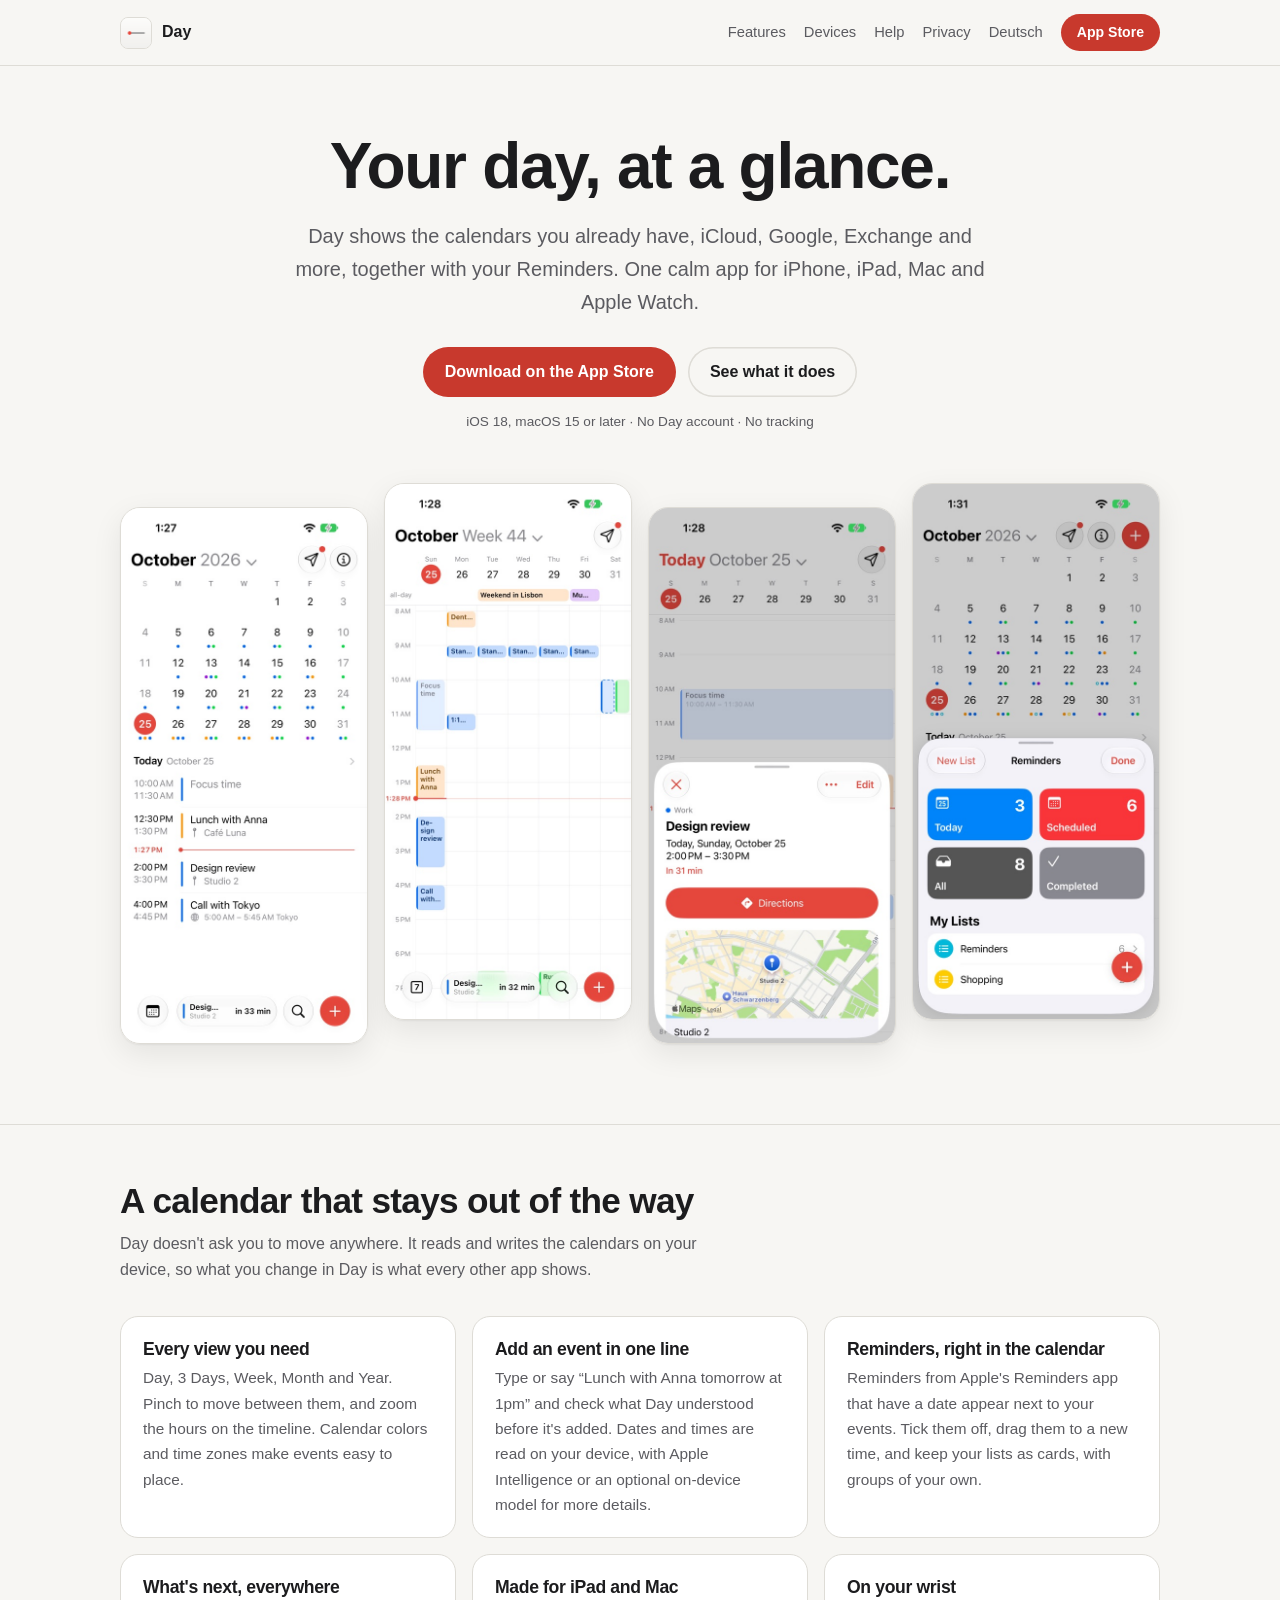
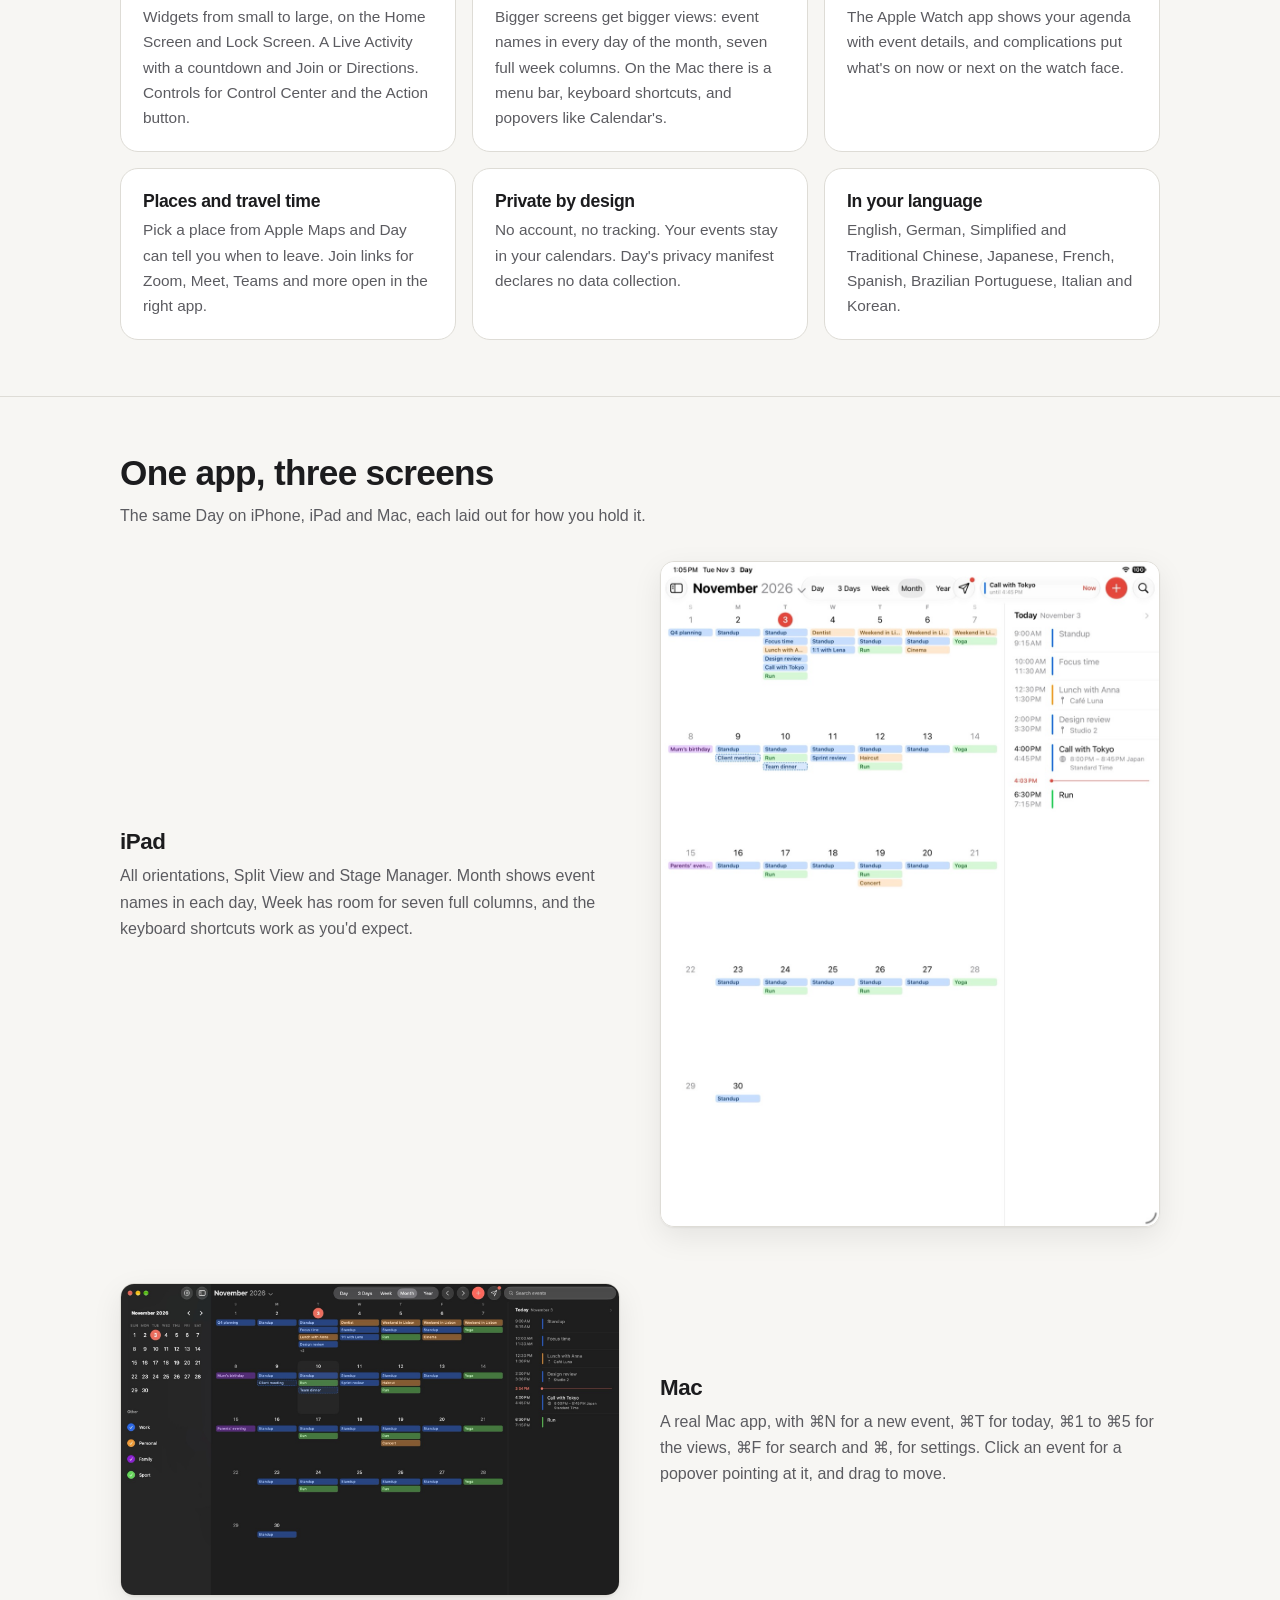
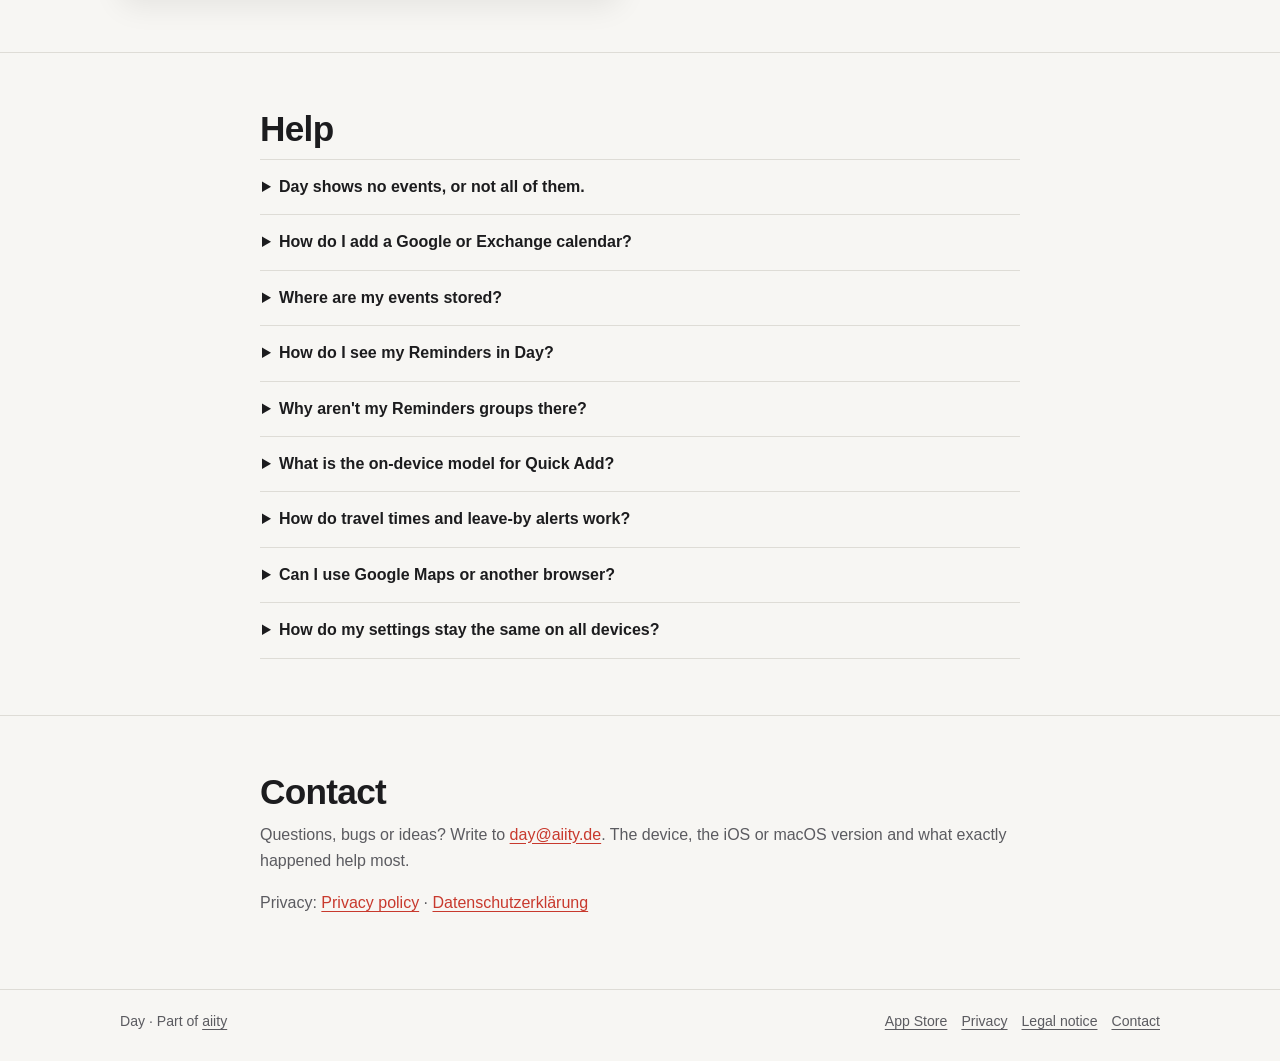
<file: en/index.html>
<!doctype html>
<html lang="en">
<head>
  <meta charset="utf-8">
  <meta name="viewport" content="width=device-width, initial-scale=1">
  <title>Day — Calendar for iPhone, iPad, Mac and Apple Watch</title>
  <meta name="description" content="Day shows the calendars you already have, and your Reminders, in one calm app: day, week, month and year, one-line Quick Add, widgets and Live Activities. No account, no tracking.">
  <meta name="color-scheme" content="light dark">
  <link rel="alternate" hreflang="de" href="../">
  <link rel="icon" href="../images/icon.png">
  <link rel="stylesheet" href="../site.css">
</head>
<body>
  <a class="skip" href="#main">Skip to content</a>
  <header class="top"><div class="wrap bar"><a class="brand" href="./"><img src="../images/icon.png" width="32" height="32" alt="">Day</a><nav aria-label="Main navigation"><a href="#features">Features</a><a href="#devices">Devices</a><a href="#help">Help</a><a href="privacy.html">Privacy</a><a href="../" hreflang="de">Deutsch</a><a class="btn small" href="https://apps.apple.com/app/day-calendar/id6822896434">App Store</a></nav></div></header>
  <main id="main">
    <div class="wrap hero">
      <h1>Your day, at a glance.</h1>
      <p class="lead">Day shows the calendars you already have, iCloud, Google, Exchange and more, together with your Reminders. One calm app for iPhone, iPad, Mac and Apple Watch.</p>
      <div class="actions">
        <a class="btn" href="https://apps.apple.com/app/day-calendar/id6822896434">Download on the App Store</a>
        <a class="btn ghost" href="#features">See what it does</a>
      </div>
      <p class="fine">iOS 18, macOS 15 or later · No Day account · No tracking</p>
      <div class="shots">
        <img src="../images/iphone-month.jpg" width="506" height="1100" alt="Month view with the day's events listed underneath">
        <img src="../images/iphone-week.jpg" width="506" height="1100" alt="Week view with events as colored blocks">
        <img src="../images/iphone-event.jpg" width="506" height="1100" alt="An event's card with directions and a map">
        <img src="../images/iphone-reminders.jpg" width="506" height="1100" alt="Reminders with Today, Scheduled, All and Completed">
      </div>
    </div>

    <section id="features" aria-labelledby="features-title">
      <div class="wrap">
        <h2 id="features-title">A calendar that stays out of the way</h2>
        <p class="intro">Day doesn't ask you to move anywhere. It reads and writes the calendars on your device, so what you change in Day is what every other app shows.</p>
        <ul class="features">
          <li><h3>Every view you need</h3><p>Day, 3 Days, Week, Month and Year. Pinch to move between them, and zoom the hours on the timeline. Calendar colors and time zones make events easy to place.</p></li>
          <li><h3>Add an event in one line</h3><p>Type or say “Lunch with Anna tomorrow at 1pm” and check what Day understood before it's added. Dates and times are read on your device, with Apple Intelligence or an optional on-device model for more details.</p></li>
          <li><h3>Reminders, right in the calendar</h3><p>Reminders from Apple's Reminders app that have a date appear next to your events. Tick them off, drag them to a new time, and keep your lists as cards, with groups of your own.</p></li>
          <li><h3>What's next, everywhere</h3><p>Widgets from small to large, on the Home Screen and Lock Screen. A Live Activity with a countdown and Join or Directions. Controls for Control Center and the Action button.</p></li>
          <li><h3>Made for iPad and Mac</h3><p>Bigger screens get bigger views: event names in every day of the month, seven full week columns. On the Mac there is a menu bar, keyboard shortcuts, and popovers like Calendar's.</p></li>
          <li><h3>On your wrist</h3><p>The Apple Watch app shows your agenda with event details, and complications put what's on now or next on the watch face.</p></li>
          <li><h3>Places and travel time</h3><p>Pick a place from Apple Maps and Day can tell you when to leave. Join links for Zoom, Meet, Teams and more open in the right app.</p></li>
          <li><h3>Private by design</h3><p>No account, no tracking. Your events stay in your calendars. Day's privacy manifest declares no data collection.</p></li>
          <li><h3>In your language</h3><p>English, German, Simplified and Traditional Chinese, Japanese, French, Spanish, Brazilian Portuguese, Italian and Korean.</p></li>
        </ul>
      </div>
    </section>

    <section id="devices" aria-labelledby="devices-title">
      <div class="wrap">
        <h2 id="devices-title">One app, three screens</h2>
        <p class="intro">The same Day on iPhone, iPad and Mac, each laid out for how you hold it.</p>
        <div class="device">
          <div>
            <h3>iPad</h3>
            <p>All orientations, Split View and Stage Manager. Month shows event names in each day, Week has room for seven full columns, and the keyboard shortcuts work as you'd expect.</p>
          </div>
          <img src="../images/ipad-month.jpg" width="1100" height="1467" alt="Month view on iPad with event names in each day">
        </div>
        <div class="device flip">
          <div>
            <h3>Mac</h3>
            <p>A real Mac app, with ⌘N for a new event, ⌘T for today, ⌘1 to ⌘5 for the views, ⌘F for search and ⌘, for settings. Click an event for a popover pointing at it, and drag to move.</p>
          </div>
          <img src="../images/mac-month.jpg" width="1600" height="1000" alt="Month view in the Mac app, with calendars on the left and the day's events on the right">
        </div>
      </div>
    </section>

    <section id="help" aria-labelledby="help-title">
      <div class="narrow">
        <h2 id="help-title">Help</h2>
        <div class="faq">
          <details><summary>Day shows no events, or not all of them.</summary><p>Day needs full access to your calendars: iOS Settings → Privacy &amp; Security → Calendars → Day → “Full Access”. In Day, choose the calendars to show under Settings → Calendars.</p></details>
          <details><summary>How do I add a Google or Exchange calendar?</summary><p>Add the account in iOS Settings under Apps → Calendar → Calendar Accounts. Day shows it automatically. Events sync through those accounts, not through Day.</p></details>
          <details><summary>Where are my events stored?</summary><p>In your own calendars. Day doesn't copy events to a server of its own. What you change in Day goes straight into that calendar.</p></details>
          <details><summary>How do I see my Reminders in Day?</summary><p>Turn on Reminders in Day's settings (Day asks once when you first open it) and choose which lists to show. Reminders with a date then appear in the calendar. Ticking one off in Day completes it in Reminders.</p></details>
          <details><summary>Why aren't my Reminders groups there?</summary><p>Apple doesn't share Reminders' groups with other apps. Day has its own groups for your lists. They live in Day and don't change anything in Reminders.</p></details>
          <details><summary>What is the on-device model for Quick Add?</summary><p>Quick Add reads dates and times with the system's detector, and with Apple Intelligence it also picks out the title, place and repeat. If you want that without Apple Intelligence, you can download a small language model once under Settings → Quick Add. It runs on your device, so what you type doesn't leave it.</p></details>
          <details><summary>How do travel times and leave-by alerts work?</summary><p>For events with a place, Day can ask Apple Maps when you need to leave and remind you in time. For this Day needs your location while the app is in use. Turn it on under Settings → Reminders → Leave-by Alerts.</p></details>
          <details><summary>Can I use Google Maps or another browser?</summary><p>Yes. Under Settings → Default Apps you choose what opens directions and links.</p></details>
          <details><summary>How do my settings stay the same on all devices?</summary><p>With Settings → General → “Sync Settings with iCloud”, selected settings follow your iCloud to your other devices. Which calendars are shown stays per device.</p></details>
        </div>
      </div>
    </section>

    <section aria-labelledby="contact-title">
      <div class="narrow">
        <h2 id="contact-title">Contact</h2>
        <p>Questions, bugs or ideas? Write to <a href="mailto:day@aiity.de?subject=Day">day@aiity.de</a>. The device, the iOS or macOS version and what exactly happened help most.</p>
        <p>Privacy: <a href="privacy.html">Privacy policy</a> · <a href="../privacy.html" hreflang="de">Datenschutzerklärung</a></p>
      </div>
    </section>
  </main>
  <footer class="foot"><div class="wrap"><p>Day · Part of <a href="https://aiity.de">aiity</a></p><nav aria-label="Footer"><a href="https://apps.apple.com/app/day-calendar/id6822896434">App Store</a><a href="privacy.html">Privacy</a><a href="https://aiity.de/impressum">Legal notice</a><a href="mailto:day@aiity.de">Contact</a></nav></div></footer>
<script>(function(){var K='dayLang',c=document.documentElement.lang,l=document.querySelector('header a[hreflang]');if(!l)return;
l.addEventListener('click',function(){try{localStorage.setItem(K,l.hreflang)}catch(e){}});
var s;try{s=localStorage.getItem(K)}catch(e){}if(s&&s!==c){var t=document.querySelector('header a[hreflang="'+s+'"]');if(t)location.replace(t.href)}})();</script>
</body>
</html>
</file>
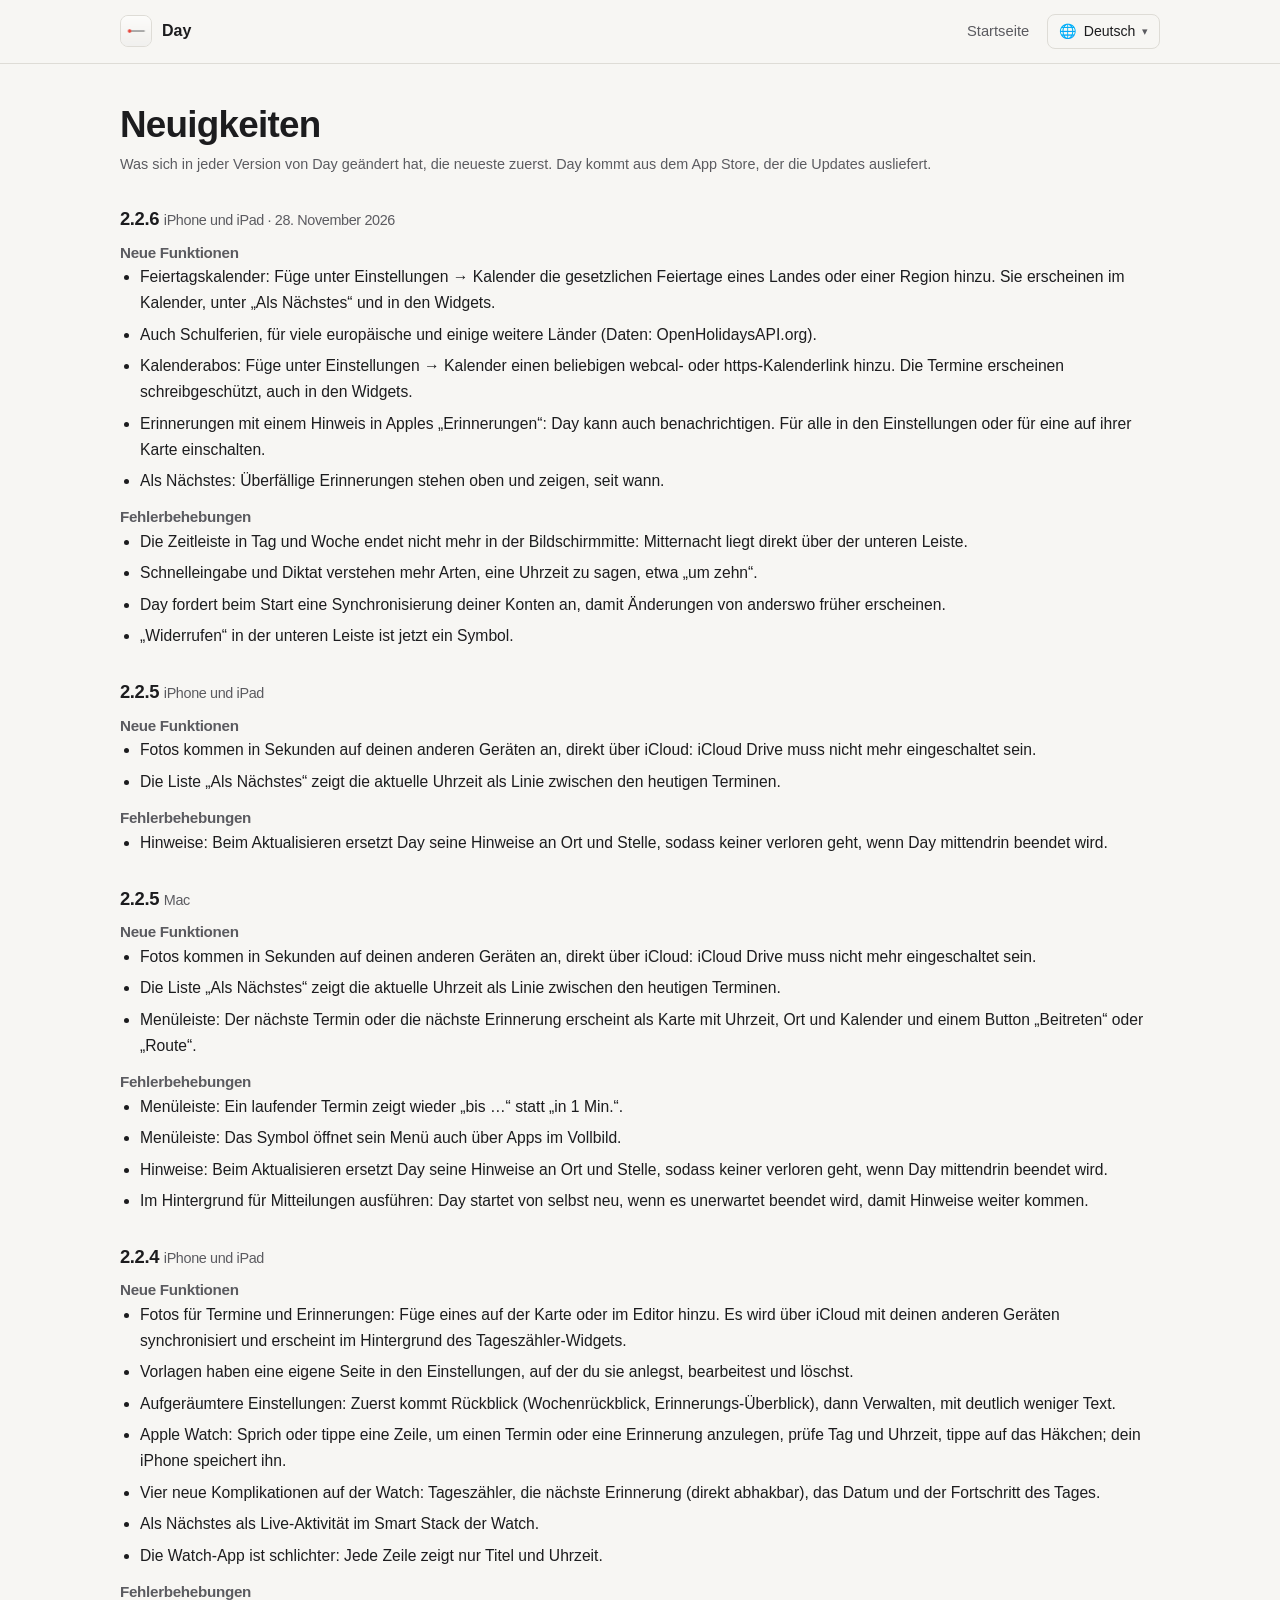
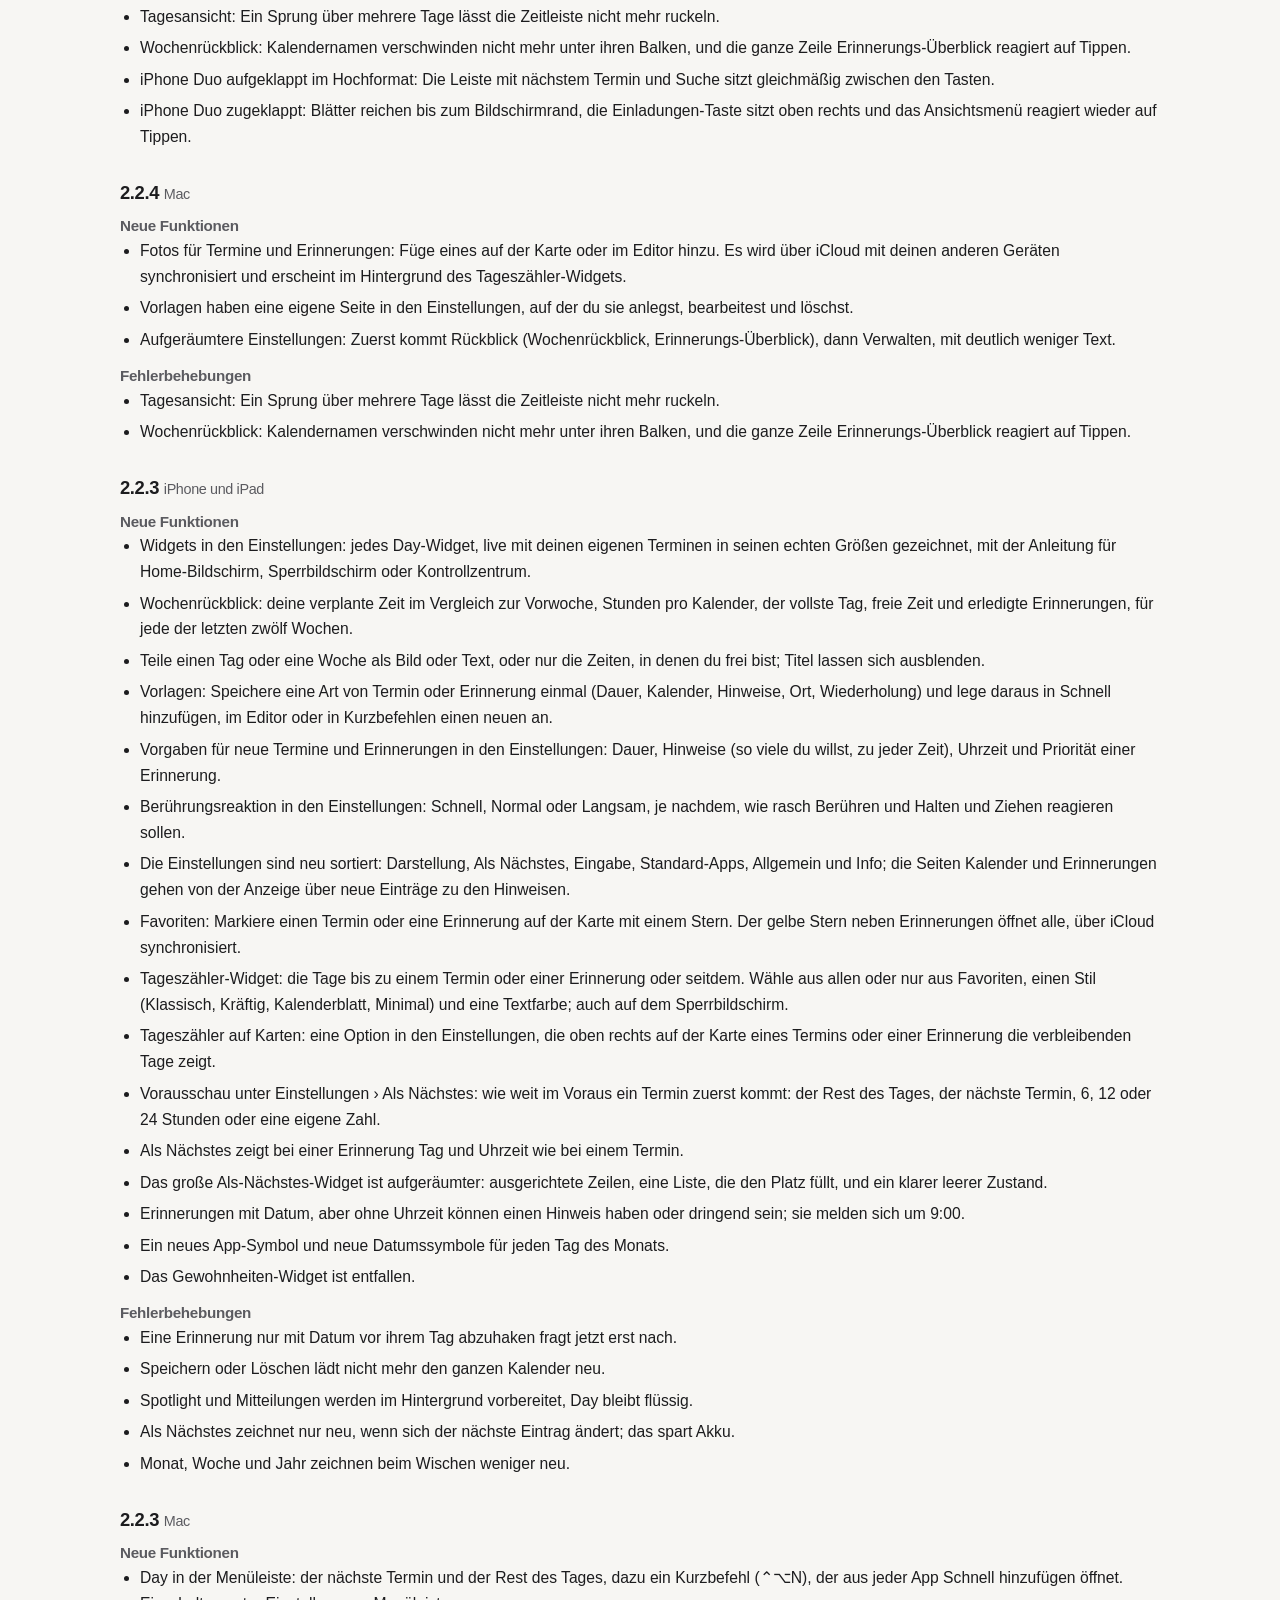
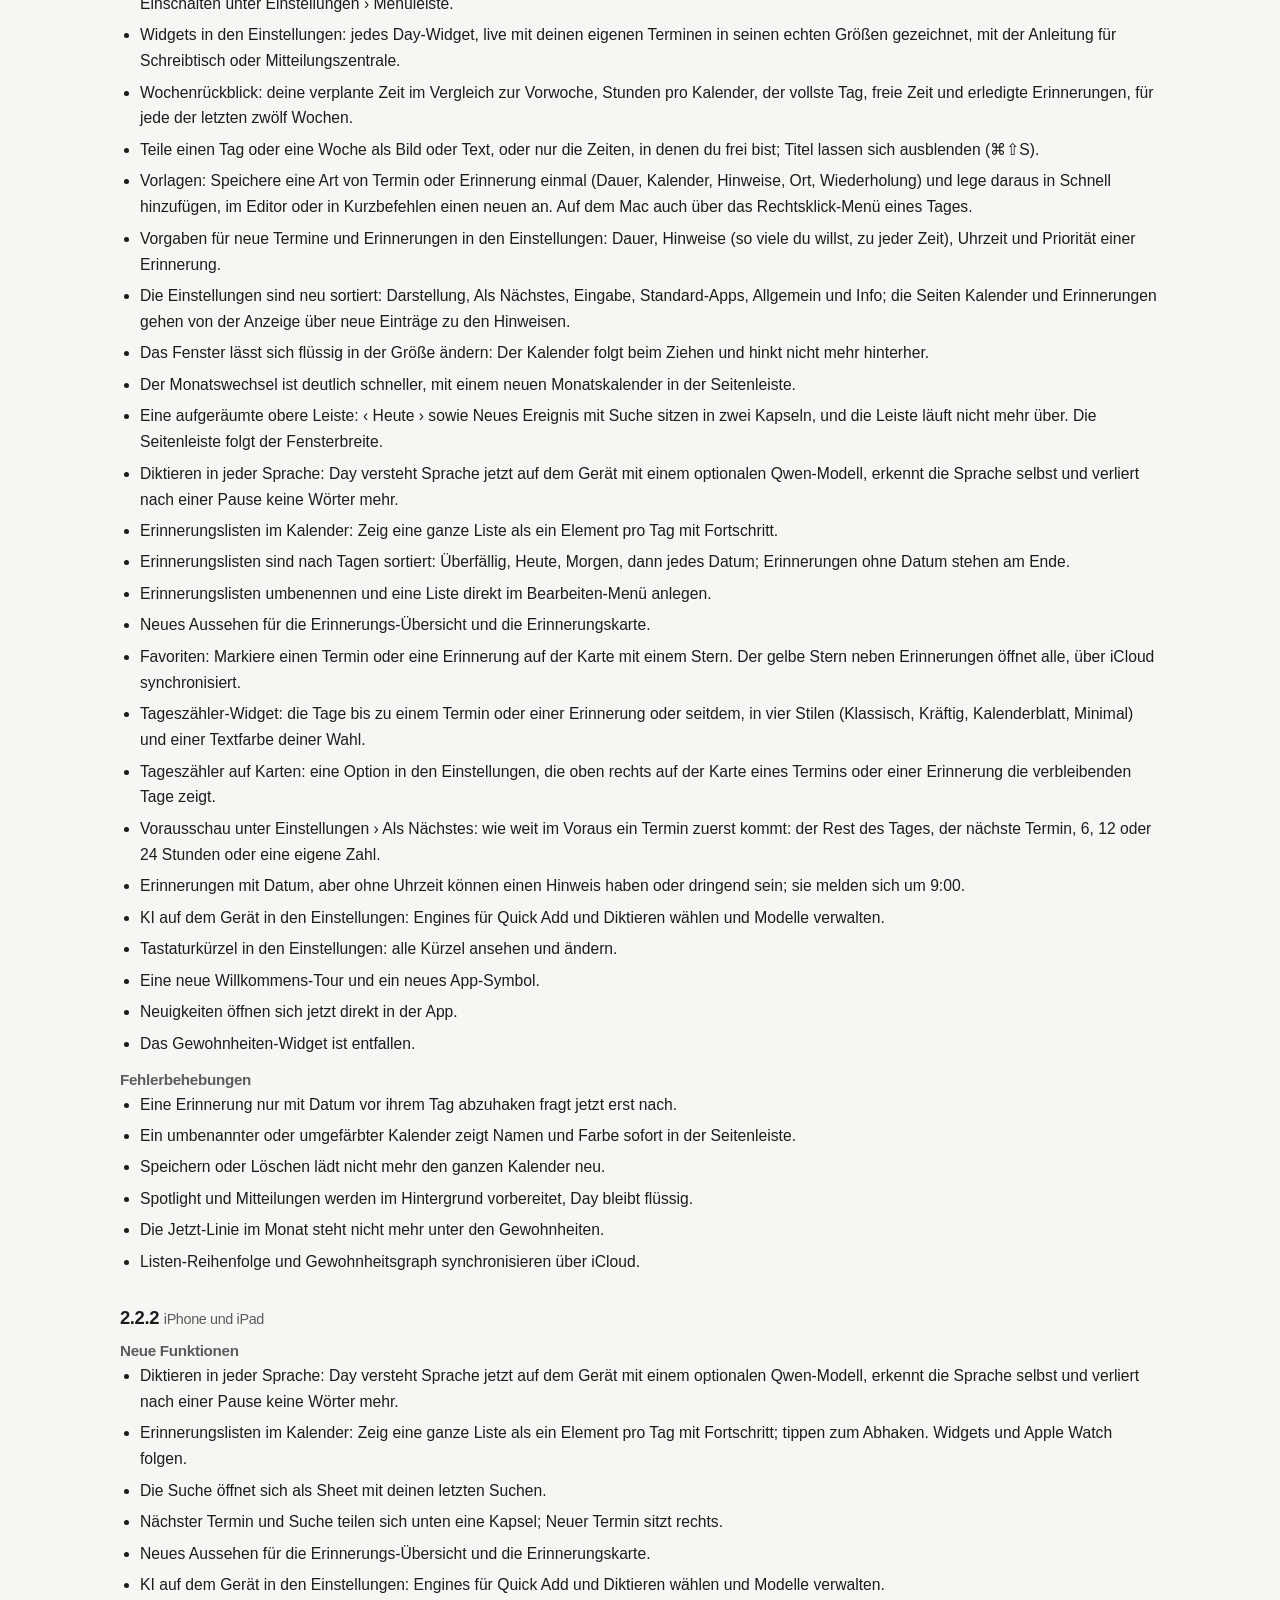
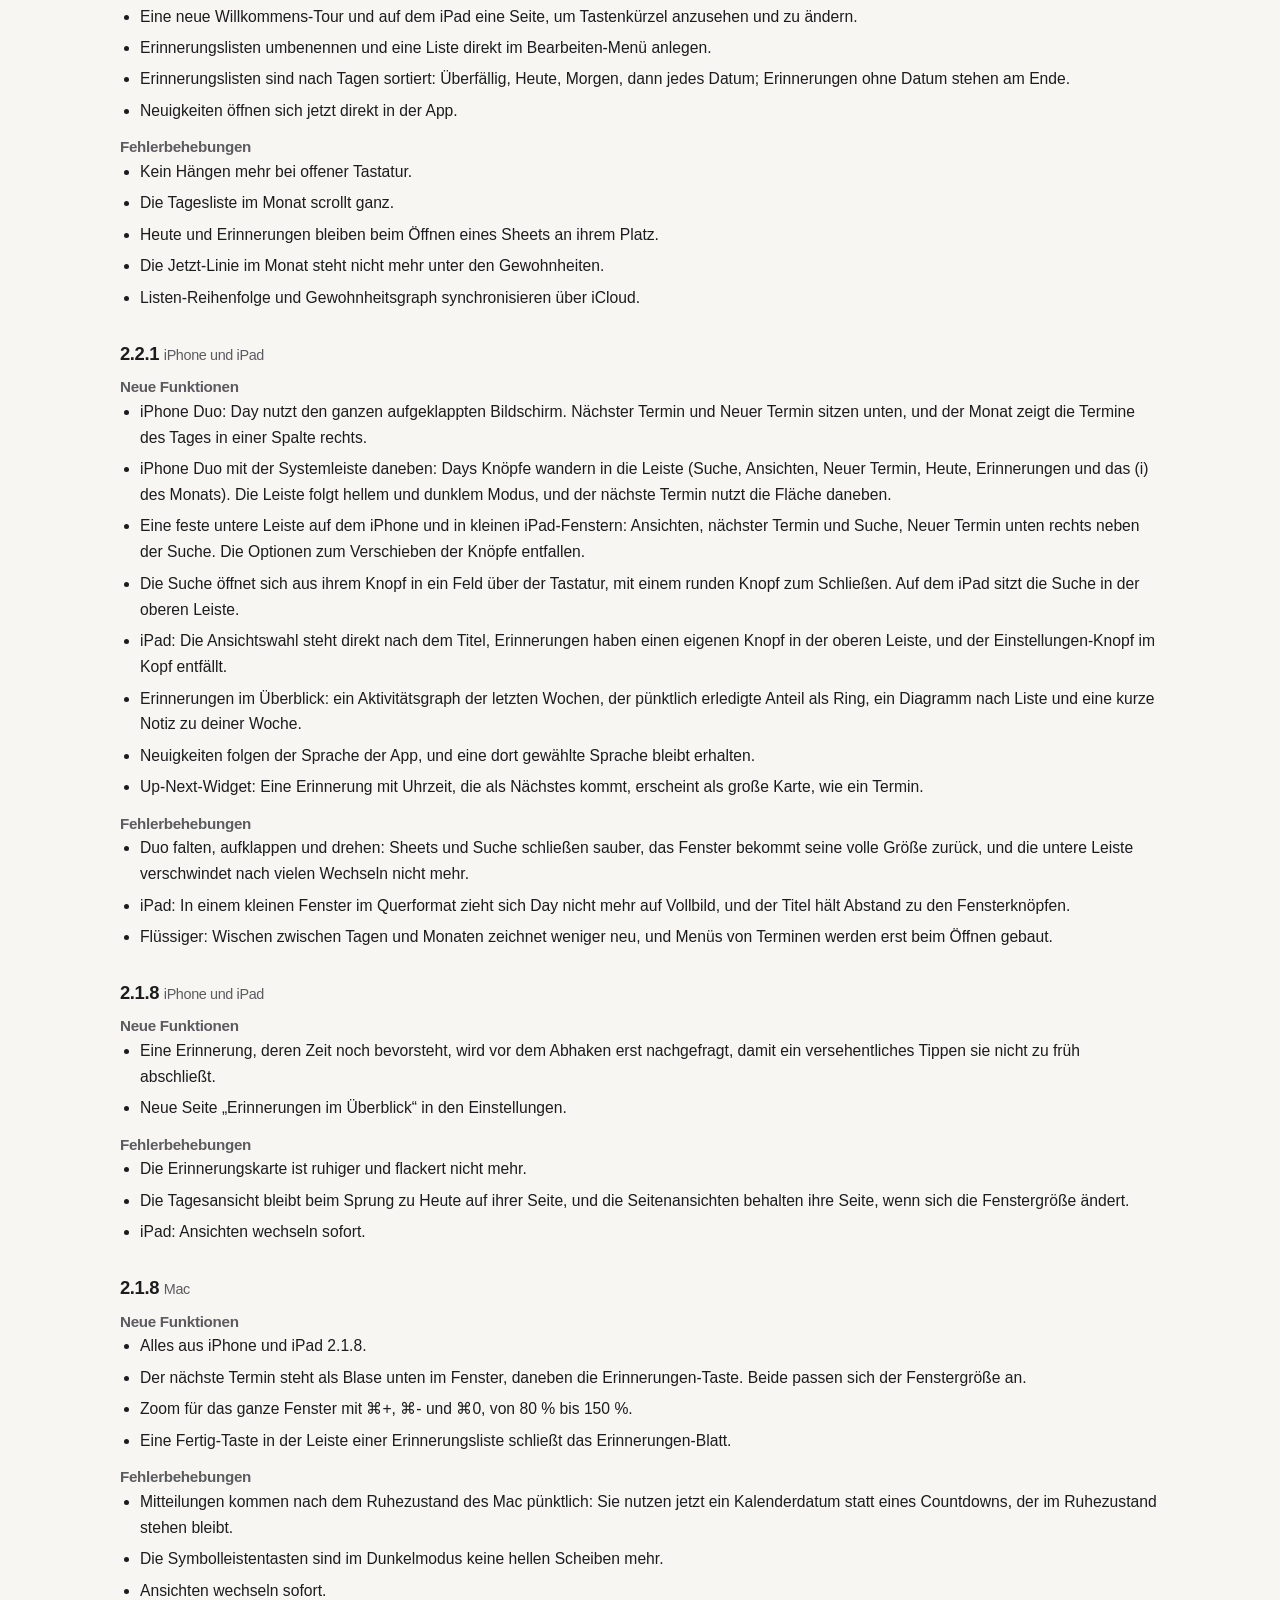
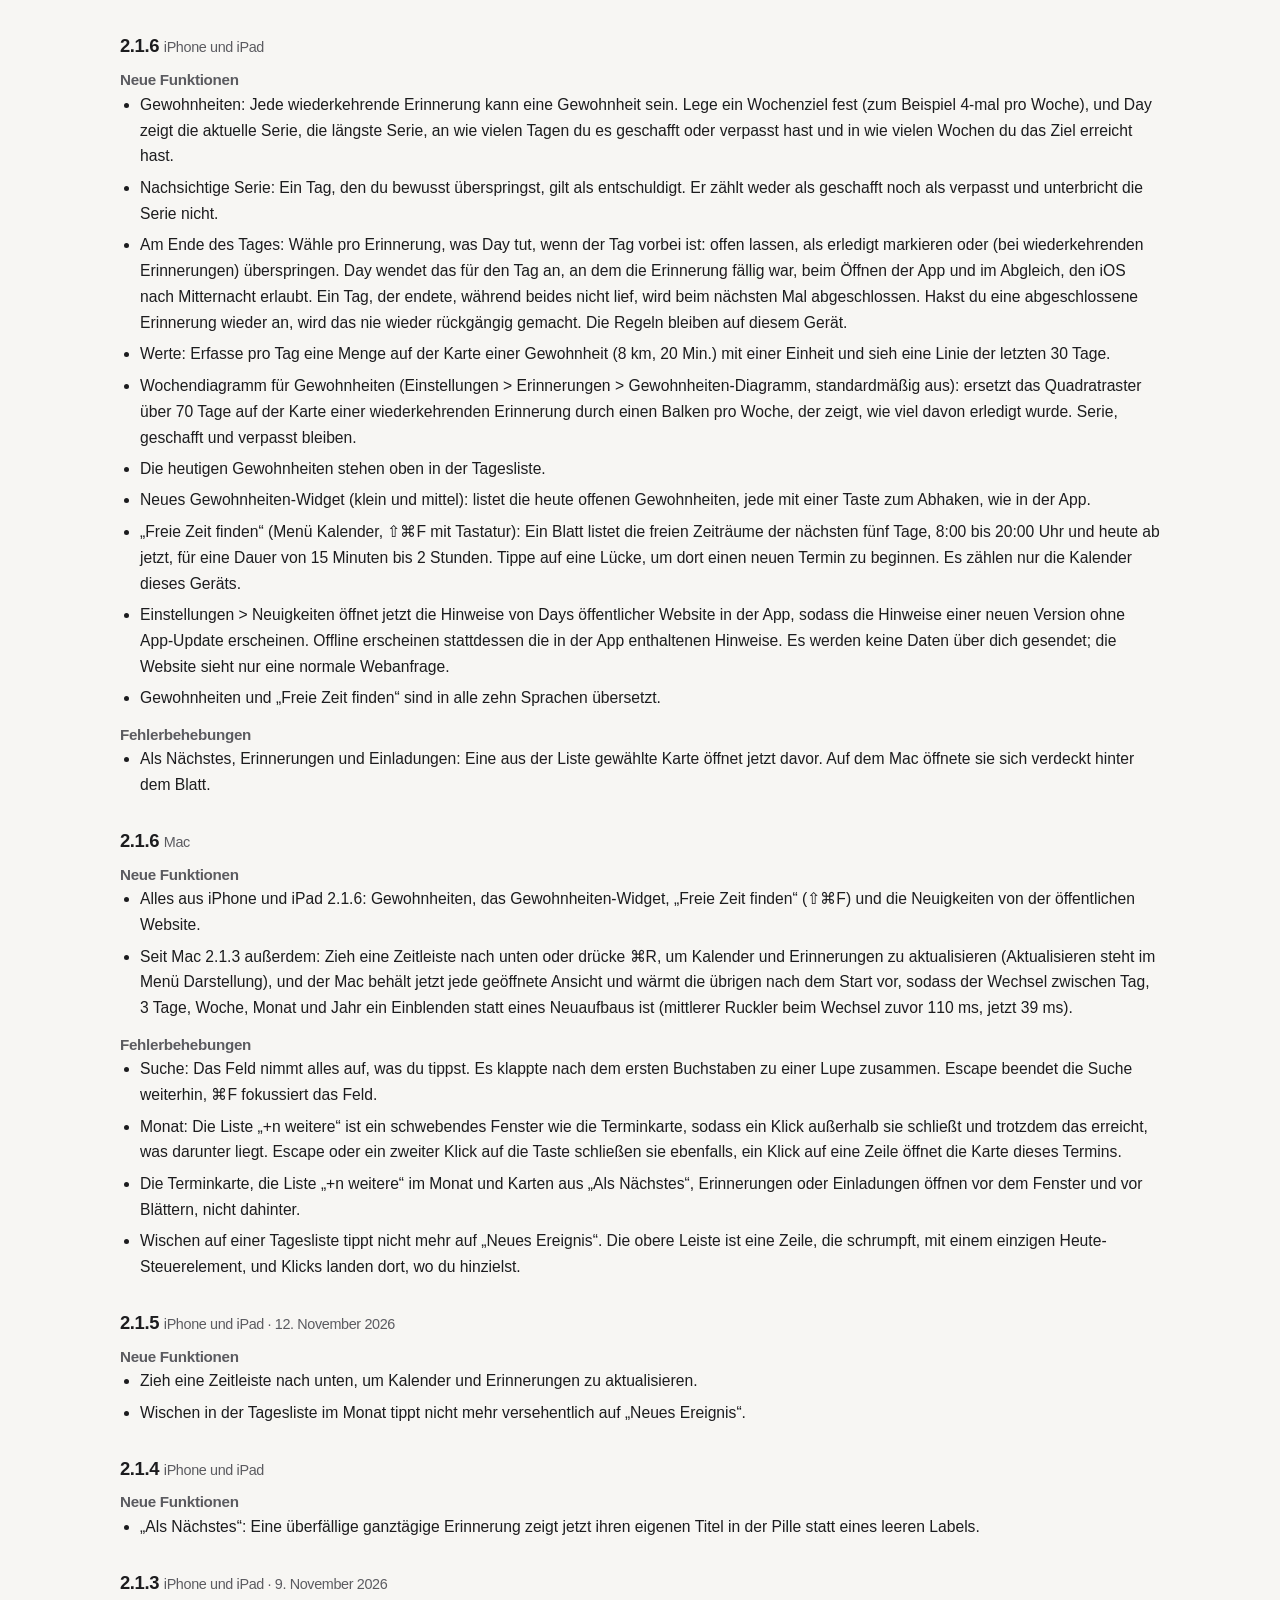
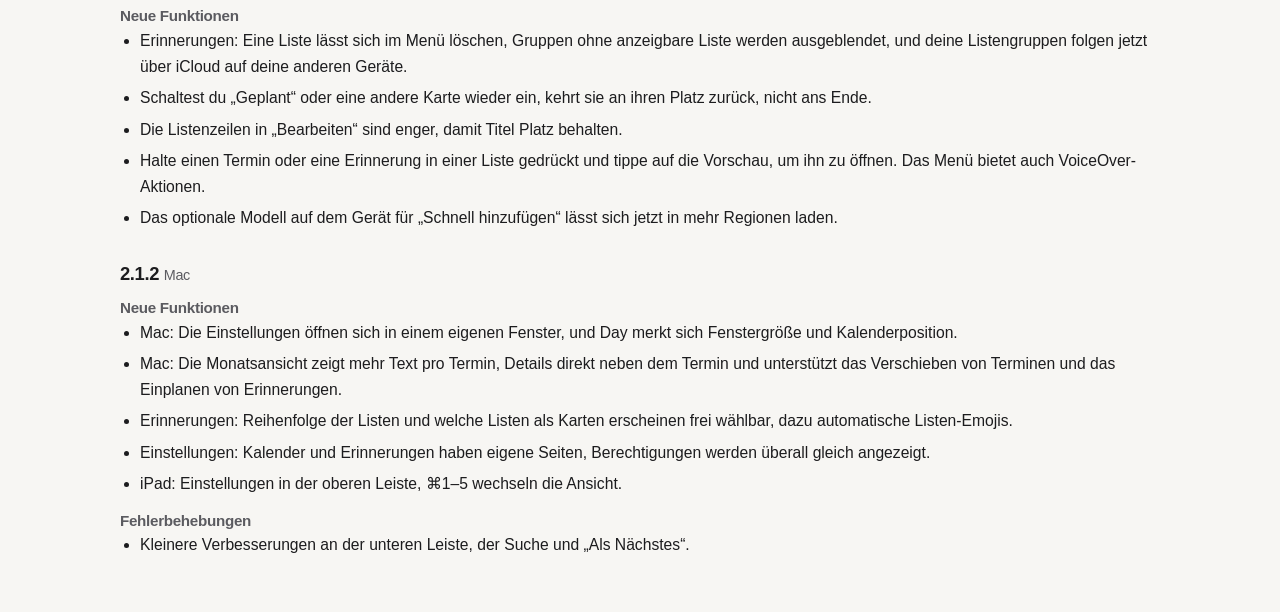
<file: changelog/de/index.html>
<!doctype html>
<html lang="de">
<head>
  <meta charset="utf-8">
  <meta name="viewport" content="width=device-width, initial-scale=1">
  <title>Neuigkeiten — Day</title>
  <meta name="description" content="Was sich in jeder Version von Day geändert hat, die neueste zuerst.">
  <meta name="color-scheme" content="light dark">
  <link rel="icon" href="../../images/icon.png">
  <link rel="stylesheet" href="../../site.css">
  <link rel="alternate" hreflang="en" href="https://enrzh.github.io/Day/changelog/">
  <link rel="alternate" hreflang="de" href="https://enrzh.github.io/Day/changelog/de/">
  <link rel="alternate" hreflang="es" href="https://enrzh.github.io/Day/changelog/es/">
  <link rel="alternate" hreflang="fr" href="https://enrzh.github.io/Day/changelog/fr/">
  <link rel="alternate" hreflang="it" href="https://enrzh.github.io/Day/changelog/it/">
  <link rel="alternate" hreflang="ja" href="https://enrzh.github.io/Day/changelog/ja/">
  <link rel="alternate" hreflang="ko" href="https://enrzh.github.io/Day/changelog/ko/">
  <link rel="alternate" hreflang="pt-BR" href="https://enrzh.github.io/Day/changelog/pt-BR/">
  <link rel="alternate" hreflang="zh-Hans" href="https://enrzh.github.io/Day/changelog/zh-Hans/">
  <link rel="alternate" hreflang="zh-Hant" href="https://enrzh.github.io/Day/changelog/zh-Hant/">
  <style>article { margin-top: 2rem; } article h2 { font-size: 1.35rem; margin-bottom: .4rem; } article h2 .meta { font-size: .9rem; font-weight: 400; color: var(--muted); } article h3 { font-size: .95rem; color: var(--muted); margin: .9rem 0 .2rem; } article ul { margin: 0; padding-left: 1.2rem; } article li { margin-bottom: .35rem; } .langs { display: flex; flex-wrap: wrap; align-items: center; gap: .3rem 1rem; margin: 0 0 1rem; font-size: .9rem; } .lang { position: relative; border: 0 !important; } .lang summary { padding: .3rem .7rem !important; font-weight: 400 !important; border: 1px solid var(--line) !important; } .lang summary:focus-visible { outline-offset: 2px; } .lang:first-of-type { border: 0 !important; } .lang .menu a { border: 0 !important; } .lang summary { list-style: none; cursor: pointer; display: inline-flex; align-items: center; gap: .4rem; border: 1px solid var(--line); border-radius: 8px; padding: .3rem .7rem; min-height: 2rem; font-size: .88rem; color: var(--ink); user-select: none; } .lang summary::-webkit-details-marker { display: none; } .lang summary::after { content: "▾"; font-size: .8em; color: var(--muted); } .lang summary:focus-visible { outline: 2px solid currentColor; outline-offset: 2px; } .lang .menu { position: absolute; right: 0; top: calc(100% + 6px); z-index: 10; min-width: 11rem; display: flex; flex-direction: column; padding: .3rem; background: var(--bg); border: 1px solid var(--line); border-radius: 10px; box-shadow: 0 8px 24px rgba(0,0,0,.18); } .bar nav .lang .menu a { display: block !important; color: var(--ink); padding: .5rem .7rem; border-radius: 6px; font-size: .92rem; } .bar nav .lang .menu a:hover { background: var(--line); color: var(--ink); } .bar nav .lang .menu a[aria-current] { font-weight: 650; } </style>
</head>
<body>
  <header class="top"><div class="wrap bar"><a class="brand" href="../../"><img src="../../images/icon.png" width="32" height="32" alt="">Day</a><nav><a href="../../">Startseite</a><details class="lang" id="lang"><summary aria-label="Language"><span aria-hidden="true">🌐</span> Deutsch</summary><div class="menu"><a href="../" hreflang="en" lang="en" data-lang="en">English</a><a href="../de/" hreflang="de" lang="de" data-lang="de" aria-current="true">Deutsch</a><a href="../es/" hreflang="es" lang="es" data-lang="es">Español</a><a href="../fr/" hreflang="fr" lang="fr" data-lang="fr">Français</a><a href="../it/" hreflang="it" lang="it" data-lang="it">Italiano</a><a href="../ja/" hreflang="ja" lang="ja" data-lang="ja">日本語</a><a href="../ko/" hreflang="ko" lang="ko" data-lang="ko">한국어</a><a href="../pt-BR/" hreflang="pt-BR" lang="pt-BR" data-lang="pt-BR">Português</a><a href="../zh-Hans/" hreflang="zh-Hans" lang="zh-Hans" data-lang="zh-Hans">简体中文</a><a href="../zh-Hant/" hreflang="zh-Hant" lang="zh-Hant" data-lang="zh-Hant">繁體中文</a></div></details></nav></div></header>
  <main id="main" class="wrap doc">
    <h1>Neuigkeiten</h1>
    <p class="meta">Was sich in jeder Version von Day geändert hat, die neueste zuerst. Day kommt aus dem App Store, der die Updates ausliefert.</p>
    <article id="ios-2.2.6">
      <h2>2.2.6 <span class="meta">iPhone und iPad · 28. November 2026</span></h2>
      <h3>Neue Funktionen</h3><ul><li>Feiertagskalender: Füge unter Einstellungen → Kalender die gesetzlichen Feiertage eines Landes oder einer Region hinzu. Sie erscheinen im Kalender, unter „Als Nächstes“ und in den Widgets.</li><li>Auch Schulferien, für viele europäische und einige weitere Länder (Daten: OpenHolidaysAPI.org).</li><li>Kalenderabos: Füge unter Einstellungen → Kalender einen beliebigen webcal- oder https-Kalenderlink hinzu. Die Termine erscheinen schreibgeschützt, auch in den Widgets.</li><li>Erinnerungen mit einem Hinweis in Apples „Erinnerungen“: Day kann auch benachrichtigen. Für alle in den Einstellungen oder für eine auf ihrer Karte einschalten.</li><li>Als Nächstes: Überfällige Erinnerungen stehen oben und zeigen, seit wann.</li></ul><h3>Fehlerbehebungen</h3><ul><li>Die Zeitleiste in Tag und Woche endet nicht mehr in der Bildschirmmitte: Mitternacht liegt direkt über der unteren Leiste.</li><li>Schnelleingabe und Diktat verstehen mehr Arten, eine Uhrzeit zu sagen, etwa „um zehn“.</li><li>Day fordert beim Start eine Synchronisierung deiner Konten an, damit Änderungen von anderswo früher erscheinen.</li><li>„Widerrufen“ in der unteren Leiste ist jetzt ein Symbol.</li></ul>
    </article>
    <article id="ios-2.2.5">
      <h2>2.2.5 <span class="meta">iPhone und iPad</span></h2>
      <h3>Neue Funktionen</h3><ul><li>Fotos kommen in Sekunden auf deinen anderen Geräten an, direkt über iCloud: iCloud Drive muss nicht mehr eingeschaltet sein.</li><li>Die Liste „Als Nächstes“ zeigt die aktuelle Uhrzeit als Linie zwischen den heutigen Terminen.</li></ul><h3>Fehlerbehebungen</h3><ul><li>Hinweise: Beim Aktualisieren ersetzt Day seine Hinweise an Ort und Stelle, sodass keiner verloren geht, wenn Day mittendrin beendet wird.</li></ul>
    </article>
    <article id="mac-2.2.5">
      <h2>2.2.5 <span class="meta">Mac</span></h2>
      <h3>Neue Funktionen</h3><ul><li>Fotos kommen in Sekunden auf deinen anderen Geräten an, direkt über iCloud: iCloud Drive muss nicht mehr eingeschaltet sein.</li><li>Die Liste „Als Nächstes“ zeigt die aktuelle Uhrzeit als Linie zwischen den heutigen Terminen.</li><li>Menüleiste: Der nächste Termin oder die nächste Erinnerung erscheint als Karte mit Uhrzeit, Ort und Kalender und einem Button „Beitreten“ oder „Route“.</li></ul><h3>Fehlerbehebungen</h3><ul><li>Menüleiste: Ein laufender Termin zeigt wieder „bis …“ statt „in 1 Min.“.</li><li>Menüleiste: Das Symbol öffnet sein Menü auch über Apps im Vollbild.</li><li>Hinweise: Beim Aktualisieren ersetzt Day seine Hinweise an Ort und Stelle, sodass keiner verloren geht, wenn Day mittendrin beendet wird.</li><li>Im Hintergrund für Mitteilungen ausführen: Day startet von selbst neu, wenn es unerwartet beendet wird, damit Hinweise weiter kommen.</li></ul>
    </article>
    <article id="ios-2.2.4">
      <h2>2.2.4 <span class="meta">iPhone und iPad</span></h2>
      <h3>Neue Funktionen</h3><ul><li>Fotos für Termine und Erinnerungen: Füge eines auf der Karte oder im Editor hinzu. Es wird über iCloud mit deinen anderen Geräten synchronisiert und erscheint im Hintergrund des Tageszähler-Widgets.</li><li>Vorlagen haben eine eigene Seite in den Einstellungen, auf der du sie anlegst, bearbeitest und löschst.</li><li>Aufgeräumtere Einstellungen: Zuerst kommt Rückblick (Wochenrückblick, Erinnerungs-Überblick), dann Verwalten, mit deutlich weniger Text.</li><li>Apple Watch: Sprich oder tippe eine Zeile, um einen Termin oder eine Erinnerung anzulegen, prüfe Tag und Uhrzeit, tippe auf das Häkchen; dein iPhone speichert ihn.</li><li>Vier neue Komplikationen auf der Watch: Tageszähler, die nächste Erinnerung (direkt abhakbar), das Datum und der Fortschritt des Tages.</li><li>Als Nächstes als Live-Aktivität im Smart Stack der Watch.</li><li>Die Watch-App ist schlichter: Jede Zeile zeigt nur Titel und Uhrzeit.</li></ul><h3>Fehlerbehebungen</h3><ul><li>Tagesansicht: Ein Sprung über mehrere Tage lässt die Zeitleiste nicht mehr ruckeln.</li><li>Wochenrückblick: Kalendernamen verschwinden nicht mehr unter ihren Balken, und die ganze Zeile Erinnerungs-Überblick reagiert auf Tippen.</li><li>iPhone Duo aufgeklappt im Hochformat: Die Leiste mit nächstem Termin und Suche sitzt gleichmäßig zwischen den Tasten.</li><li>iPhone Duo zugeklappt: Blätter reichen bis zum Bildschirmrand, die Einladungen-Taste sitzt oben rechts und das Ansichtsmenü reagiert wieder auf Tippen.</li></ul>
    </article>
    <article id="mac-2.2.4">
      <h2>2.2.4 <span class="meta">Mac</span></h2>
      <h3>Neue Funktionen</h3><ul><li>Fotos für Termine und Erinnerungen: Füge eines auf der Karte oder im Editor hinzu. Es wird über iCloud mit deinen anderen Geräten synchronisiert und erscheint im Hintergrund des Tageszähler-Widgets.</li><li>Vorlagen haben eine eigene Seite in den Einstellungen, auf der du sie anlegst, bearbeitest und löschst.</li><li>Aufgeräumtere Einstellungen: Zuerst kommt Rückblick (Wochenrückblick, Erinnerungs-Überblick), dann Verwalten, mit deutlich weniger Text.</li></ul><h3>Fehlerbehebungen</h3><ul><li>Tagesansicht: Ein Sprung über mehrere Tage lässt die Zeitleiste nicht mehr ruckeln.</li><li>Wochenrückblick: Kalendernamen verschwinden nicht mehr unter ihren Balken, und die ganze Zeile Erinnerungs-Überblick reagiert auf Tippen.</li></ul>
    </article>
    <article id="ios-2.2.3">
      <h2>2.2.3 <span class="meta">iPhone und iPad</span></h2>
      <h3>Neue Funktionen</h3><ul><li>Widgets in den Einstellungen: jedes Day-Widget, live mit deinen eigenen Terminen in seinen echten Größen gezeichnet, mit der Anleitung für Home-Bildschirm, Sperrbildschirm oder Kontrollzentrum.</li><li>Wochenrückblick: deine verplante Zeit im Vergleich zur Vorwoche, Stunden pro Kalender, der vollste Tag, freie Zeit und erledigte Erinnerungen, für jede der letzten zwölf Wochen.</li><li>Teile einen Tag oder eine Woche als Bild oder Text, oder nur die Zeiten, in denen du frei bist; Titel lassen sich ausblenden.</li><li>Vorlagen: Speichere eine Art von Termin oder Erinnerung einmal (Dauer, Kalender, Hinweise, Ort, Wiederholung) und lege daraus in Schnell hinzufügen, im Editor oder in Kurzbefehlen einen neuen an.</li><li>Vorgaben für neue Termine und Erinnerungen in den Einstellungen: Dauer, Hinweise (so viele du willst, zu jeder Zeit), Uhrzeit und Priorität einer Erinnerung.</li><li>Berührungsreaktion in den Einstellungen: Schnell, Normal oder Langsam, je nachdem, wie rasch Berühren und Halten und Ziehen reagieren sollen.</li><li>Die Einstellungen sind neu sortiert: Darstellung, Als Nächstes, Eingabe, Standard-Apps, Allgemein und Info; die Seiten Kalender und Erinnerungen gehen von der Anzeige über neue Einträge zu den Hinweisen.</li><li>Favoriten: Markiere einen Termin oder eine Erinnerung auf der Karte mit einem Stern. Der gelbe Stern neben Erinnerungen öffnet alle, über iCloud synchronisiert.</li><li>Tageszähler-Widget: die Tage bis zu einem Termin oder einer Erinnerung oder seitdem. Wähle aus allen oder nur aus Favoriten, einen Stil (Klassisch, Kräftig, Kalenderblatt, Minimal) und eine Textfarbe; auch auf dem Sperrbildschirm.</li><li>Tageszähler auf Karten: eine Option in den Einstellungen, die oben rechts auf der Karte eines Termins oder einer Erinnerung die verbleibenden Tage zeigt.</li><li>Vorausschau unter Einstellungen › Als Nächstes: wie weit im Voraus ein Termin zuerst kommt: der Rest des Tages, der nächste Termin, 6, 12 oder 24 Stunden oder eine eigene Zahl.</li><li>Als Nächstes zeigt bei einer Erinnerung Tag und Uhrzeit wie bei einem Termin.</li><li>Das große Als-Nächstes-Widget ist aufgeräumter: ausgerichtete Zeilen, eine Liste, die den Platz füllt, und ein klarer leerer Zustand.</li><li>Erinnerungen mit Datum, aber ohne Uhrzeit können einen Hinweis haben oder dringend sein; sie melden sich um 9:00.</li><li>Ein neues App-Symbol und neue Datumssymbole für jeden Tag des Monats.</li><li>Das Gewohnheiten-Widget ist entfallen.</li></ul><h3>Fehlerbehebungen</h3><ul><li>Eine Erinnerung nur mit Datum vor ihrem Tag abzuhaken fragt jetzt erst nach.</li><li>Speichern oder Löschen lädt nicht mehr den ganzen Kalender neu.</li><li>Spotlight und Mitteilungen werden im Hintergrund vorbereitet, Day bleibt flüssig.</li><li>Als Nächstes zeichnet nur neu, wenn sich der nächste Eintrag ändert; das spart Akku.</li><li>Monat, Woche und Jahr zeichnen beim Wischen weniger neu.</li></ul>
    </article>
    <article id="mac-2.2.3">
      <h2>2.2.3 <span class="meta">Mac</span></h2>
      <h3>Neue Funktionen</h3><ul><li>Day in der Menüleiste: der nächste Termin und der Rest des Tages, dazu ein Kurzbefehl (⌃⌥N), der aus jeder App Schnell hinzufügen öffnet. Einschalten unter Einstellungen › Menüleiste.</li><li>Widgets in den Einstellungen: jedes Day-Widget, live mit deinen eigenen Terminen in seinen echten Größen gezeichnet, mit der Anleitung für Schreibtisch oder Mitteilungszentrale.</li><li>Wochenrückblick: deine verplante Zeit im Vergleich zur Vorwoche, Stunden pro Kalender, der vollste Tag, freie Zeit und erledigte Erinnerungen, für jede der letzten zwölf Wochen.</li><li>Teile einen Tag oder eine Woche als Bild oder Text, oder nur die Zeiten, in denen du frei bist; Titel lassen sich ausblenden (⌘⇧S).</li><li>Vorlagen: Speichere eine Art von Termin oder Erinnerung einmal (Dauer, Kalender, Hinweise, Ort, Wiederholung) und lege daraus in Schnell hinzufügen, im Editor oder in Kurzbefehlen einen neuen an. Auf dem Mac auch über das Rechtsklick-Menü eines Tages.</li><li>Vorgaben für neue Termine und Erinnerungen in den Einstellungen: Dauer, Hinweise (so viele du willst, zu jeder Zeit), Uhrzeit und Priorität einer Erinnerung.</li><li>Die Einstellungen sind neu sortiert: Darstellung, Als Nächstes, Eingabe, Standard-Apps, Allgemein und Info; die Seiten Kalender und Erinnerungen gehen von der Anzeige über neue Einträge zu den Hinweisen.</li><li>Das Fenster lässt sich flüssig in der Größe ändern: Der Kalender folgt beim Ziehen und hinkt nicht mehr hinterher.</li><li>Der Monatswechsel ist deutlich schneller, mit einem neuen Monatskalender in der Seitenleiste.</li><li>Eine aufgeräumte obere Leiste: ‹ Heute › sowie Neues Ereignis mit Suche sitzen in zwei Kapseln, und die Leiste läuft nicht mehr über. Die Seitenleiste folgt der Fensterbreite.</li><li>Diktieren in jeder Sprache: Day versteht Sprache jetzt auf dem Gerät mit einem optionalen Qwen-Modell, erkennt die Sprache selbst und verliert nach einer Pause keine Wörter mehr.</li><li>Erinnerungslisten im Kalender: Zeig eine ganze Liste als ein Element pro Tag mit Fortschritt.</li><li>Erinnerungslisten sind nach Tagen sortiert: Überfällig, Heute, Morgen, dann jedes Datum; Erinnerungen ohne Datum stehen am Ende.</li><li>Erinnerungslisten umbenennen und eine Liste direkt im Bearbeiten-Menü anlegen.</li><li>Neues Aussehen für die Erinnerungs-Übersicht und die Erinnerungskarte.</li><li>Favoriten: Markiere einen Termin oder eine Erinnerung auf der Karte mit einem Stern. Der gelbe Stern neben Erinnerungen öffnet alle, über iCloud synchronisiert.</li><li>Tageszähler-Widget: die Tage bis zu einem Termin oder einer Erinnerung oder seitdem, in vier Stilen (Klassisch, Kräftig, Kalenderblatt, Minimal) und einer Textfarbe deiner Wahl.</li><li>Tageszähler auf Karten: eine Option in den Einstellungen, die oben rechts auf der Karte eines Termins oder einer Erinnerung die verbleibenden Tage zeigt.</li><li>Vorausschau unter Einstellungen › Als Nächstes: wie weit im Voraus ein Termin zuerst kommt: der Rest des Tages, der nächste Termin, 6, 12 oder 24 Stunden oder eine eigene Zahl.</li><li>Erinnerungen mit Datum, aber ohne Uhrzeit können einen Hinweis haben oder dringend sein; sie melden sich um 9:00.</li><li>KI auf dem Gerät in den Einstellungen: Engines für Quick Add und Diktieren wählen und Modelle verwalten.</li><li>Tastaturkürzel in den Einstellungen: alle Kürzel ansehen und ändern.</li><li>Eine neue Willkommens-Tour und ein neues App-Symbol.</li><li>Neuigkeiten öffnen sich jetzt direkt in der App.</li><li>Das Gewohnheiten-Widget ist entfallen.</li></ul><h3>Fehlerbehebungen</h3><ul><li>Eine Erinnerung nur mit Datum vor ihrem Tag abzuhaken fragt jetzt erst nach.</li><li>Ein umbenannter oder umgefärbter Kalender zeigt Namen und Farbe sofort in der Seitenleiste.</li><li>Speichern oder Löschen lädt nicht mehr den ganzen Kalender neu.</li><li>Spotlight und Mitteilungen werden im Hintergrund vorbereitet, Day bleibt flüssig.</li><li>Die Jetzt-Linie im Monat steht nicht mehr unter den Gewohnheiten.</li><li>Listen-Reihenfolge und Gewohnheitsgraph synchronisieren über iCloud.</li></ul>
    </article>
    <article id="ios-2.2.2">
      <h2>2.2.2 <span class="meta">iPhone und iPad</span></h2>
      <h3>Neue Funktionen</h3><ul><li>Diktieren in jeder Sprache: Day versteht Sprache jetzt auf dem Gerät mit einem optionalen Qwen-Modell, erkennt die Sprache selbst und verliert nach einer Pause keine Wörter mehr.</li><li>Erinnerungslisten im Kalender: Zeig eine ganze Liste als ein Element pro Tag mit Fortschritt; tippen zum Abhaken. Widgets und Apple Watch folgen.</li><li>Die Suche öffnet sich als Sheet mit deinen letzten Suchen.</li><li>Nächster Termin und Suche teilen sich unten eine Kapsel; Neuer Termin sitzt rechts.</li><li>Neues Aussehen für die Erinnerungs-Übersicht und die Erinnerungskarte.</li><li>KI auf dem Gerät in den Einstellungen: Engines für Quick Add und Diktieren wählen und Modelle verwalten.</li><li>Eine neue Willkommens-Tour und auf dem iPad eine Seite, um Tastenkürzel anzusehen und zu ändern.</li><li>Erinnerungslisten umbenennen und eine Liste direkt im Bearbeiten-Menü anlegen.</li><li>Erinnerungslisten sind nach Tagen sortiert: Überfällig, Heute, Morgen, dann jedes Datum; Erinnerungen ohne Datum stehen am Ende.</li><li>Neuigkeiten öffnen sich jetzt direkt in der App.</li></ul><h3>Fehlerbehebungen</h3><ul><li>Kein Hängen mehr bei offener Tastatur.</li><li>Die Tagesliste im Monat scrollt ganz.</li><li>Heute und Erinnerungen bleiben beim Öffnen eines Sheets an ihrem Platz.</li><li>Die Jetzt-Linie im Monat steht nicht mehr unter den Gewohnheiten.</li><li>Listen-Reihenfolge und Gewohnheitsgraph synchronisieren über iCloud.</li></ul>
    </article>
    <article id="ios-2.2.1">
      <h2>2.2.1 <span class="meta">iPhone und iPad</span></h2>
      <h3>Neue Funktionen</h3><ul><li>iPhone Duo: Day nutzt den ganzen aufgeklappten Bildschirm. Nächster Termin und Neuer Termin sitzen unten, und der Monat zeigt die Termine des Tages in einer Spalte rechts.</li><li>iPhone Duo mit der Systemleiste daneben: Days Knöpfe wandern in die Leiste (Suche, Ansichten, Neuer Termin, Heute, Erinnerungen und das (i) des Monats). Die Leiste folgt hellem und dunklem Modus, und der nächste Termin nutzt die Fläche daneben.</li><li>Eine feste untere Leiste auf dem iPhone und in kleinen iPad-Fenstern: Ansichten, nächster Termin und Suche, Neuer Termin unten rechts neben der Suche. Die Optionen zum Verschieben der Knöpfe entfallen.</li><li>Die Suche öffnet sich aus ihrem Knopf in ein Feld über der Tastatur, mit einem runden Knopf zum Schließen. Auf dem iPad sitzt die Suche in der oberen Leiste.</li><li>iPad: Die Ansichtswahl steht direkt nach dem Titel, Erinnerungen haben einen eigenen Knopf in der oberen Leiste, und der Einstellungen-Knopf im Kopf entfällt.</li><li>Erinnerungen im Überblick: ein Aktivitätsgraph der letzten Wochen, der pünktlich erledigte Anteil als Ring, ein Diagramm nach Liste und eine kurze Notiz zu deiner Woche.</li><li>Neuigkeiten folgen der Sprache der App, und eine dort gewählte Sprache bleibt erhalten.</li><li>Up-Next-Widget: Eine Erinnerung mit Uhrzeit, die als Nächstes kommt, erscheint als große Karte, wie ein Termin.</li></ul><h3>Fehlerbehebungen</h3><ul><li>Duo falten, aufklappen und drehen: Sheets und Suche schließen sauber, das Fenster bekommt seine volle Größe zurück, und die untere Leiste verschwindet nach vielen Wechseln nicht mehr.</li><li>iPad: In einem kleinen Fenster im Querformat zieht sich Day nicht mehr auf Vollbild, und der Titel hält Abstand zu den Fensterknöpfen.</li><li>Flüssiger: Wischen zwischen Tagen und Monaten zeichnet weniger neu, und Menüs von Terminen werden erst beim Öffnen gebaut.</li></ul>
    </article>
    <article id="ios-2.1.8">
      <h2>2.1.8 <span class="meta">iPhone und iPad</span></h2>
      <h3>Neue Funktionen</h3><ul><li>Eine Erinnerung, deren Zeit noch bevorsteht, wird vor dem Abhaken erst nachgefragt, damit ein versehentliches Tippen sie nicht zu früh abschließt.</li><li>Neue Seite „Erinnerungen im Überblick“ in den Einstellungen.</li></ul><h3>Fehlerbehebungen</h3><ul><li>Die Erinnerungskarte ist ruhiger und flackert nicht mehr.</li><li>Die Tagesansicht bleibt beim Sprung zu Heute auf ihrer Seite, und die Seitenansichten behalten ihre Seite, wenn sich die Fenstergröße ändert.</li><li>iPad: Ansichten wechseln sofort.</li></ul>
    </article>
    <article id="mac-2.1.8">
      <h2>2.1.8 <span class="meta">Mac</span></h2>
      <h3>Neue Funktionen</h3><ul><li>Alles aus iPhone und iPad 2.1.8.</li><li>Der nächste Termin steht als Blase unten im Fenster, daneben die Erinnerungen-Taste. Beide passen sich der Fenstergröße an.</li><li>Zoom für das ganze Fenster mit ⌘+, ⌘- und ⌘0, von 80 % bis 150 %.</li><li>Eine Fertig-Taste in der Leiste einer Erinnerungsliste schließt das Erinnerungen-Blatt.</li></ul><h3>Fehlerbehebungen</h3><ul><li>Mitteilungen kommen nach dem Ruhezustand des Mac pünktlich: Sie nutzen jetzt ein Kalenderdatum statt eines Countdowns, der im Ruhezustand stehen bleibt.</li><li>Die Symbolleistentasten sind im Dunkelmodus keine hellen Scheiben mehr.</li><li>Ansichten wechseln sofort.</li></ul>
    </article>
    <article id="ios-2.1.6">
      <h2>2.1.6 <span class="meta">iPhone und iPad</span></h2>
      <h3>Neue Funktionen</h3><ul><li>Gewohnheiten: Jede wiederkehrende Erinnerung kann eine Gewohnheit sein. Lege ein Wochenziel fest (zum Beispiel 4-mal pro Woche), und Day zeigt die aktuelle Serie, die längste Serie, an wie vielen Tagen du es geschafft oder verpasst hast und in wie vielen Wochen du das Ziel erreicht hast.</li><li>Nachsichtige Serie: Ein Tag, den du bewusst überspringst, gilt als entschuldigt. Er zählt weder als geschafft noch als verpasst und unterbricht die Serie nicht.</li><li>Am Ende des Tages: Wähle pro Erinnerung, was Day tut, wenn der Tag vorbei ist: offen lassen, als erledigt markieren oder (bei wiederkehrenden Erinnerungen) überspringen. Day wendet das für den Tag an, an dem die Erinnerung fällig war, beim Öffnen der App und im Abgleich, den iOS nach Mitternacht erlaubt. Ein Tag, der endete, während beides nicht lief, wird beim nächsten Mal abgeschlossen. Hakst du eine abgeschlossene Erinnerung wieder an, wird das nie wieder rückgängig gemacht. Die Regeln bleiben auf diesem Gerät.</li><li>Werte: Erfasse pro Tag eine Menge auf der Karte einer Gewohnheit (8 km, 20 Min.) mit einer Einheit und sieh eine Linie der letzten 30 Tage.</li><li>Wochendiagramm für Gewohnheiten (Einstellungen &gt; Erinnerungen &gt; Gewohnheiten-Diagramm, standardmäßig aus): ersetzt das Quadratraster über 70 Tage auf der Karte einer wiederkehrenden Erinnerung durch einen Balken pro Woche, der zeigt, wie viel davon erledigt wurde. Serie, geschafft und verpasst bleiben.</li><li>Die heutigen Gewohnheiten stehen oben in der Tagesliste.</li><li>Neues Gewohnheiten-Widget (klein und mittel): listet die heute offenen Gewohnheiten, jede mit einer Taste zum Abhaken, wie in der App.</li><li>„Freie Zeit finden“ (Menü Kalender, ⇧⌘F mit Tastatur): Ein Blatt listet die freien Zeiträume der nächsten fünf Tage, 8:00 bis 20:00 Uhr und heute ab jetzt, für eine Dauer von 15 Minuten bis 2 Stunden. Tippe auf eine Lücke, um dort einen neuen Termin zu beginnen. Es zählen nur die Kalender dieses Geräts.</li><li>Einstellungen &gt; Neuigkeiten öffnet jetzt die Hinweise von Days öffentlicher Website in der App, sodass die Hinweise einer neuen Version ohne App-Update erscheinen. Offline erscheinen stattdessen die in der App enthaltenen Hinweise. Es werden keine Daten über dich gesendet; die Website sieht nur eine normale Webanfrage.</li><li>Gewohnheiten und „Freie Zeit finden“ sind in alle zehn Sprachen übersetzt.</li></ul><h3>Fehlerbehebungen</h3><ul><li>Als Nächstes, Erinnerungen und Einladungen: Eine aus der Liste gewählte Karte öffnet jetzt davor. Auf dem Mac öffnete sie sich verdeckt hinter dem Blatt.</li></ul>
    </article>
    <article id="mac-2.1.6">
      <h2>2.1.6 <span class="meta">Mac</span></h2>
      <h3>Neue Funktionen</h3><ul><li>Alles aus iPhone und iPad 2.1.6: Gewohnheiten, das Gewohnheiten-Widget, „Freie Zeit finden“ (⇧⌘F) und die Neuigkeiten von der öffentlichen Website.</li><li>Seit Mac 2.1.3 außerdem: Zieh eine Zeitleiste nach unten oder drücke ⌘R, um Kalender und Erinnerungen zu aktualisieren (Aktualisieren steht im Menü Darstellung), und der Mac behält jetzt jede geöffnete Ansicht und wärmt die übrigen nach dem Start vor, sodass der Wechsel zwischen Tag, 3 Tage, Woche, Monat und Jahr ein Einblenden statt eines Neuaufbaus ist (mittlerer Ruckler beim Wechsel zuvor 110 ms, jetzt 39 ms).</li></ul><h3>Fehlerbehebungen</h3><ul><li>Suche: Das Feld nimmt alles auf, was du tippst. Es klappte nach dem ersten Buchstaben zu einer Lupe zusammen. Escape beendet die Suche weiterhin, ⌘F fokussiert das Feld.</li><li>Monat: Die Liste „+n weitere“ ist ein schwebendes Fenster wie die Terminkarte, sodass ein Klick außerhalb sie schließt und trotzdem das erreicht, was darunter liegt. Escape oder ein zweiter Klick auf die Taste schließen sie ebenfalls, ein Klick auf eine Zeile öffnet die Karte dieses Termins.</li><li>Die Terminkarte, die Liste „+n weitere“ im Monat und Karten aus „Als Nächstes“, Erinnerungen oder Einladungen öffnen vor dem Fenster und vor Blättern, nicht dahinter.</li><li>Wischen auf einer Tagesliste tippt nicht mehr auf „Neues Ereignis“. Die obere Leiste ist eine Zeile, die schrumpft, mit einem einzigen Heute-Steuerelement, und Klicks landen dort, wo du hinzielst.</li></ul>
    </article>
    <article id="ios-2.1.5">
      <h2>2.1.5 <span class="meta">iPhone und iPad · 12. November 2026</span></h2>
      <h3>Neue Funktionen</h3><ul><li>Zieh eine Zeitleiste nach unten, um Kalender und Erinnerungen zu aktualisieren.</li><li>Wischen in der Tagesliste im Monat tippt nicht mehr versehentlich auf „Neues Ereignis“.</li></ul>
    </article>
    <article id="ios-2.1.4">
      <h2>2.1.4 <span class="meta">iPhone und iPad</span></h2>
      <h3>Neue Funktionen</h3><ul><li>„Als Nächstes“: Eine überfällige ganztägige Erinnerung zeigt jetzt ihren eigenen Titel in der Pille statt eines leeren Labels.</li></ul>
    </article>
    <article id="ios-2.1.3">
      <h2>2.1.3 <span class="meta">iPhone und iPad · 9. November 2026</span></h2>
      <h3>Neue Funktionen</h3><ul><li>Erinnerungen: Eine Liste lässt sich im Menü löschen, Gruppen ohne anzeigbare Liste werden ausgeblendet, und deine Listengruppen folgen jetzt über iCloud auf deine anderen Geräte.</li><li>Schaltest du „Geplant“ oder eine andere Karte wieder ein, kehrt sie an ihren Platz zurück, nicht ans Ende.</li><li>Die Listenzeilen in „Bearbeiten“ sind enger, damit Titel Platz behalten.</li><li>Halte einen Termin oder eine Erinnerung in einer Liste gedrückt und tippe auf die Vorschau, um ihn zu öffnen. Das Menü bietet auch VoiceOver-Aktionen.</li><li>Das optionale Modell auf dem Gerät für „Schnell hinzufügen“ lässt sich jetzt in mehr Regionen laden.</li></ul>
    </article>
    <article id="mac-2.1.2">
      <h2>2.1.2 <span class="meta">Mac</span></h2>
      <h3>Neue Funktionen</h3><ul><li>Mac: Die Einstellungen öffnen sich in einem eigenen Fenster, und Day merkt sich Fenstergröße und Kalenderposition.</li><li>Mac: Die Monatsansicht zeigt mehr Text pro Termin, Details direkt neben dem Termin und unterstützt das Verschieben von Terminen und das Einplanen von Erinnerungen.</li><li>Erinnerungen: Reihenfolge der Listen und welche Listen als Karten erscheinen frei wählbar, dazu automatische Listen-Emojis.</li><li>Einstellungen: Kalender und Erinnerungen haben eigene Seiten, Berechtigungen werden überall gleich angezeigt.</li><li>iPad: Einstellungen in der oberen Leiste, ⌘1–5 wechseln die Ansicht.</li></ul><h3>Fehlerbehebungen</h3><ul><li>Kleinere Verbesserungen an der unteren Leiste, der Suche und „Als Nächstes“.</li></ul>
    </article>
  </main>
  <script>(function(){var K='dayLang',d=document.getElementById('lang');if(!d)return;
var links=d.querySelectorAll('a[data-lang]');
if(/[?&]app=1(&|$)/.test(location.search)){for(var i=0;i<links.length;i++){links[i].href+='?app=1'}}
else{
function get(){var v;try{v=localStorage.getItem(K)}catch(e){}if(v)return v;var m=document.cookie.match(/(?:^|; )dayLang=([^;]+)/);return m?m[1]:null}
function set(v){try{localStorage.setItem(K,v)}catch(e){}document.cookie=K+'='+v+'; max-age=31536000; path=/; SameSite=Lax'}
var cur=document.documentElement.lang,saved=get();
if(saved&&saved!==cur){for(var i=0;i<links.length;i++){if(links[i].dataset.lang===saved){location.replace(links[i].href+location.hash);return}}}
for(var i=0;i<links.length;i++){links[i].addEventListener('click',function(){set(this.dataset.lang)})}}
document.addEventListener('click',function(e){if(!d.contains(e.target))d.open=false});
document.addEventListener('keydown',function(e){if(e.key==='Escape'){d.open=false}});})();</script>
</body>
</html>
</file>
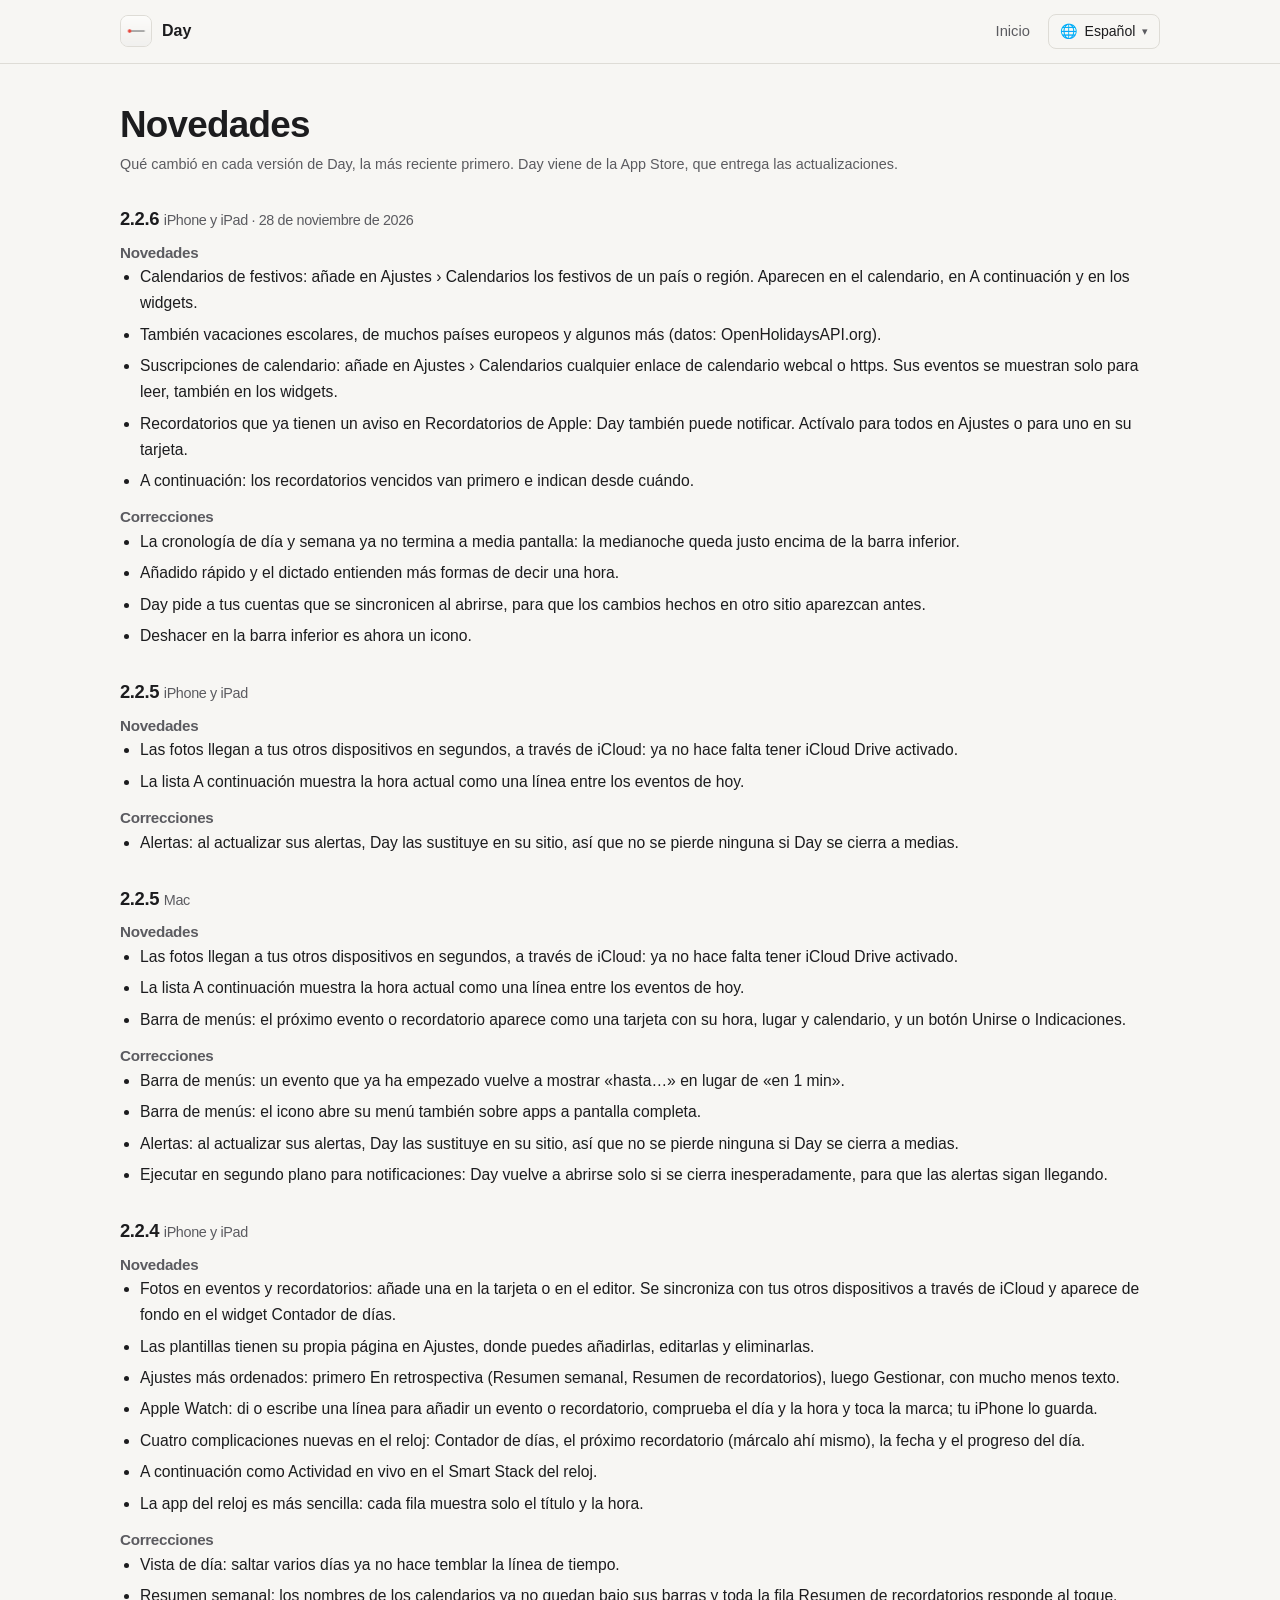
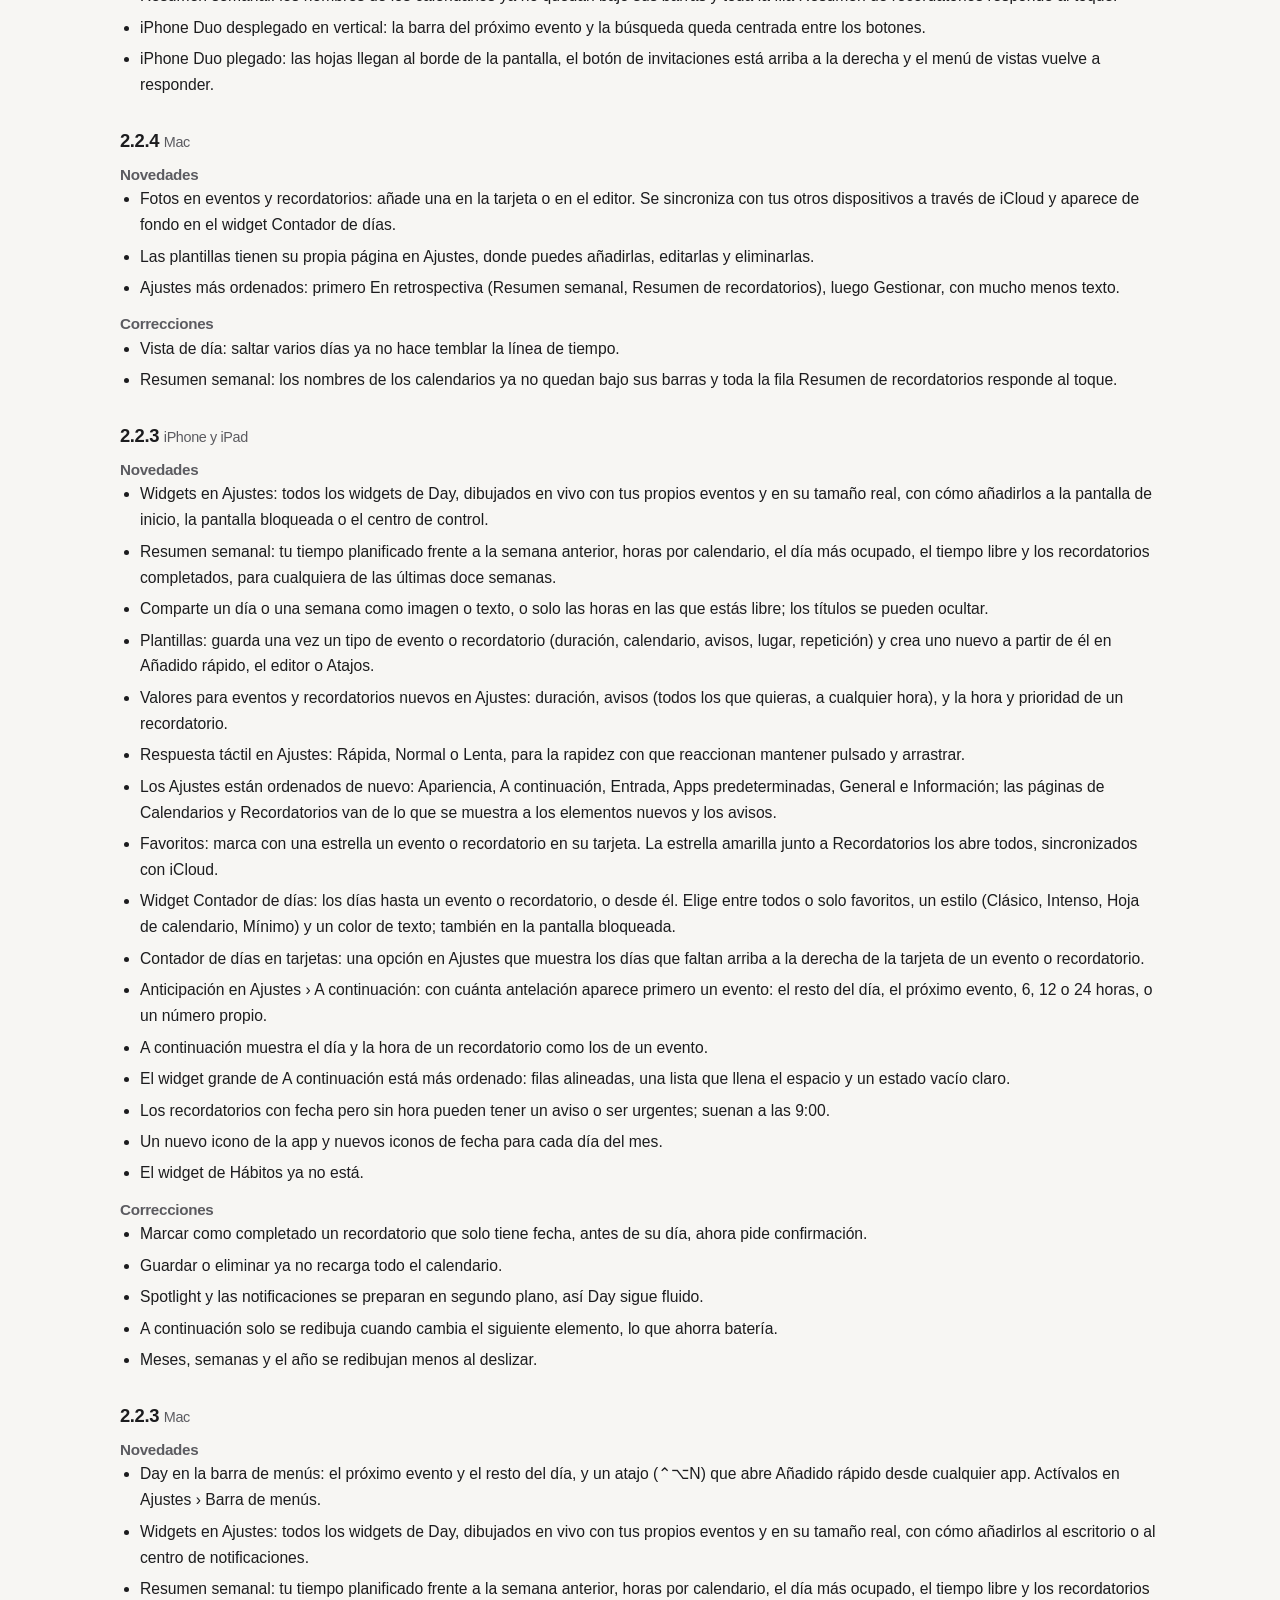
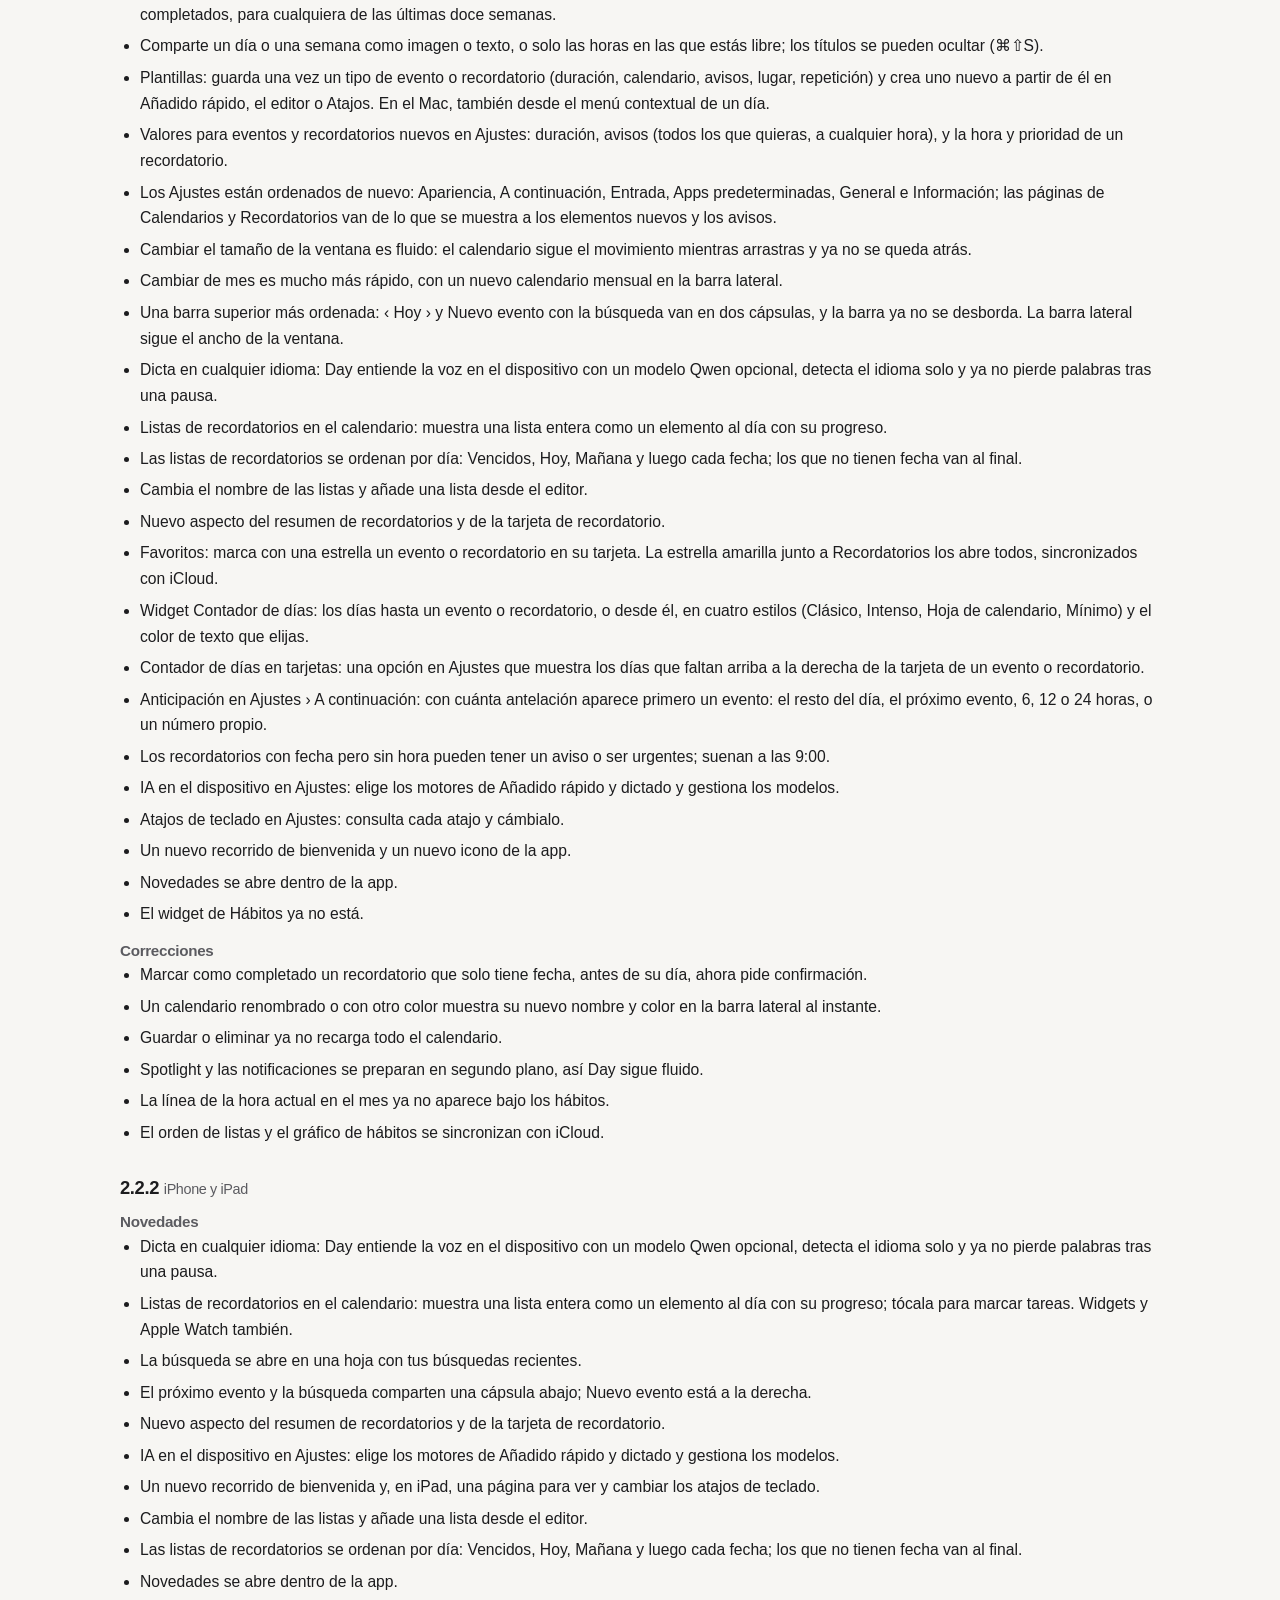
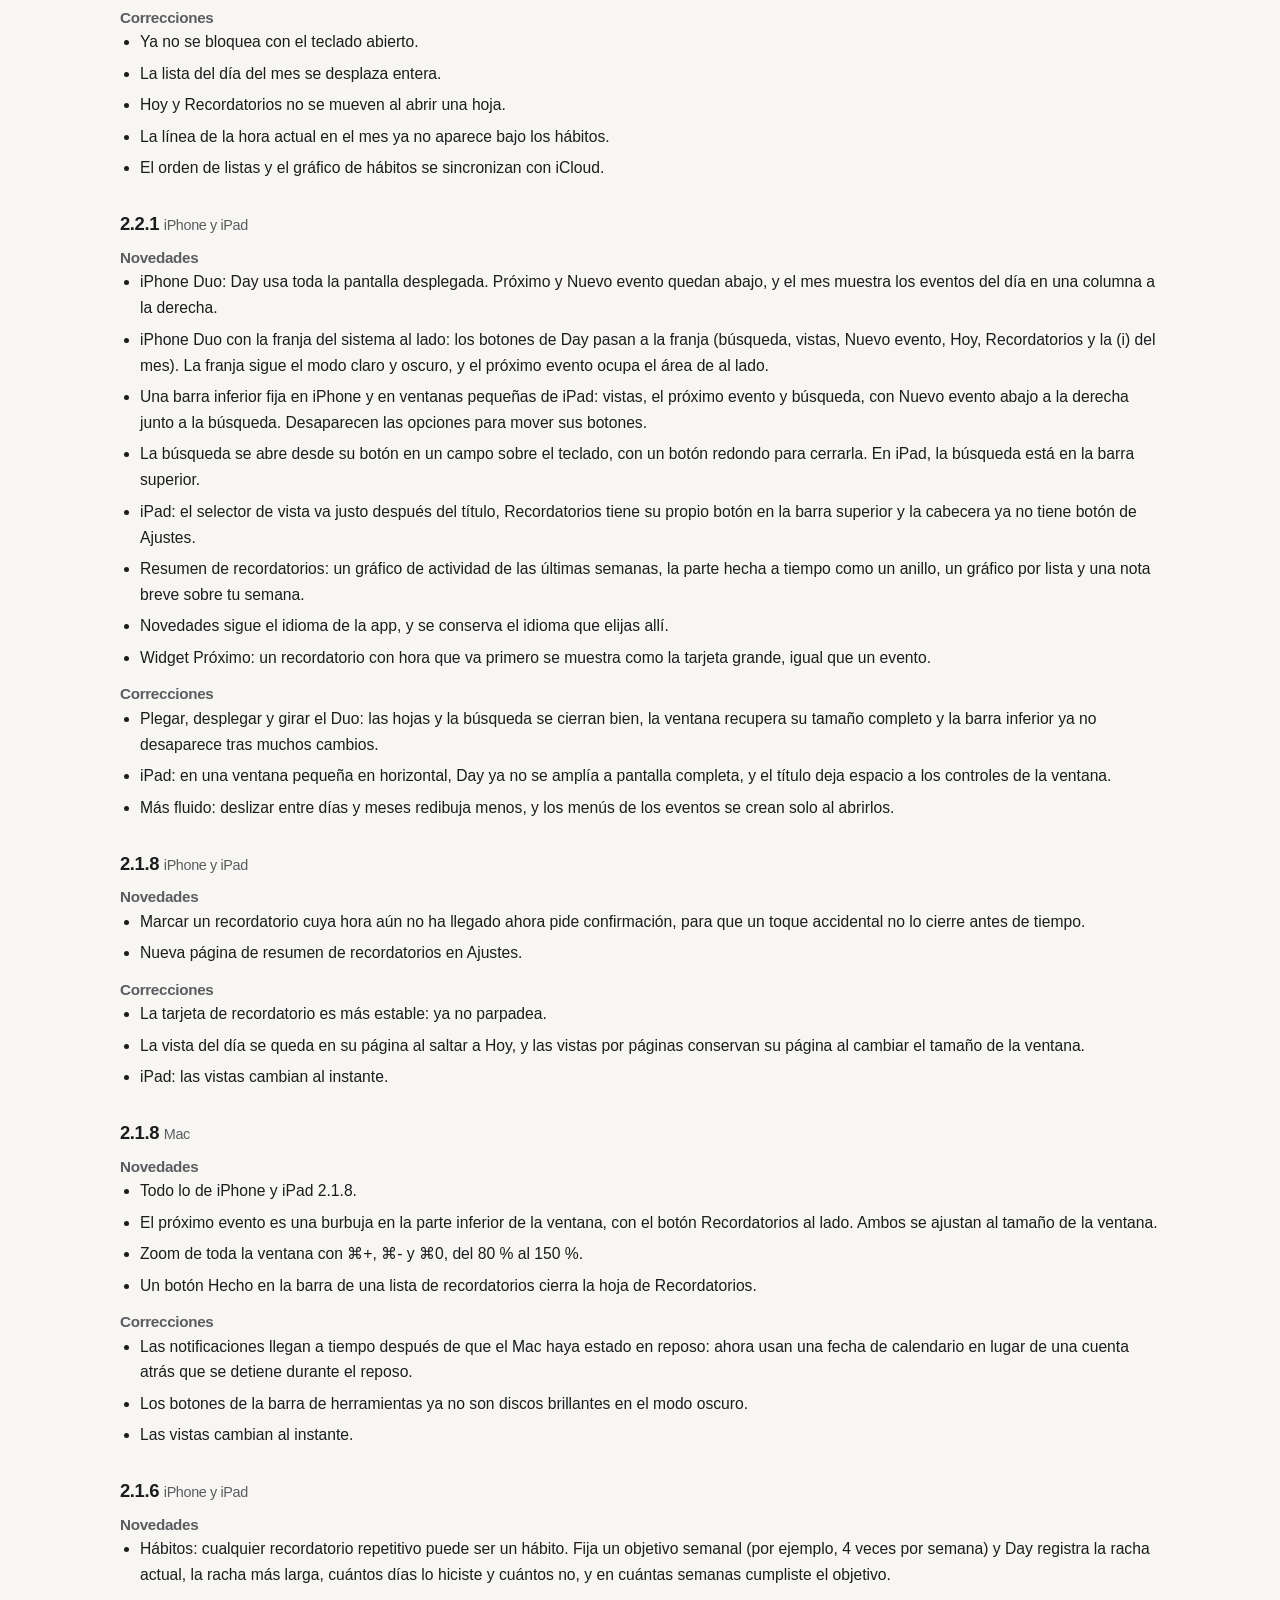
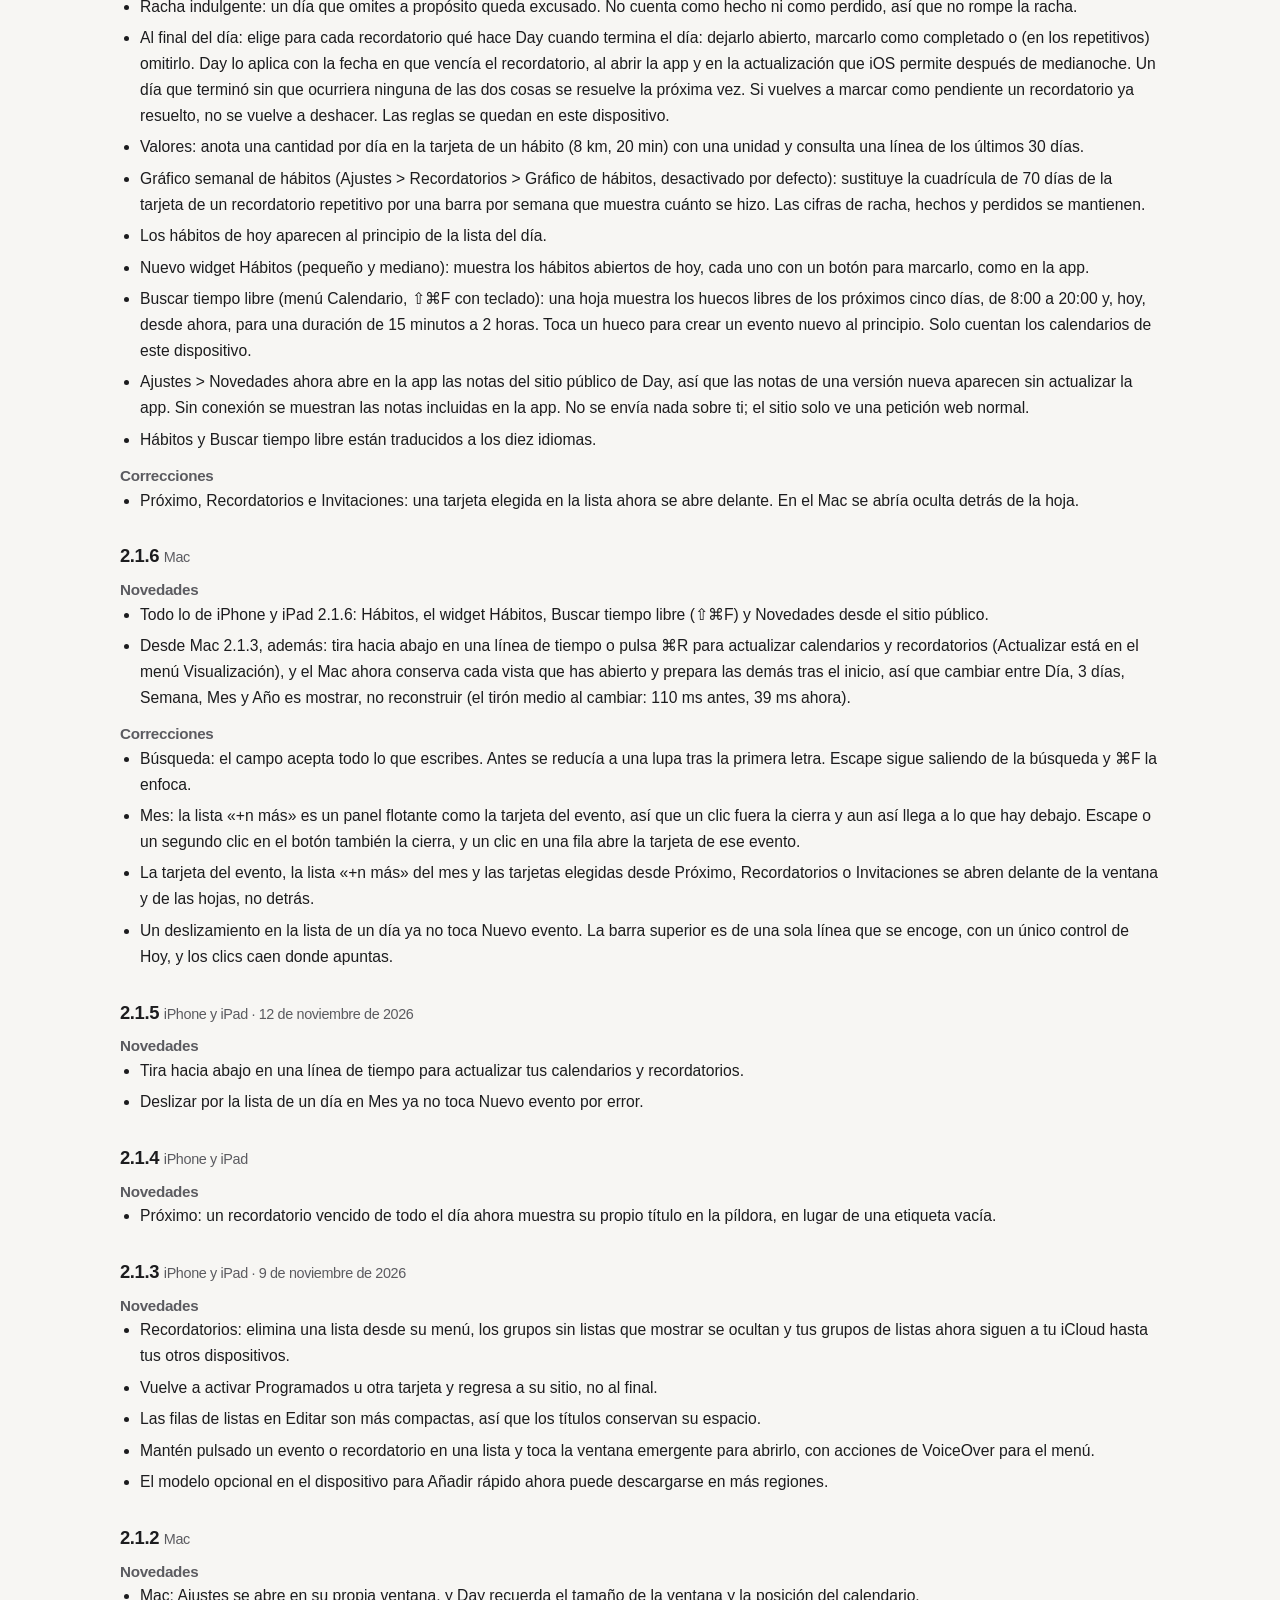
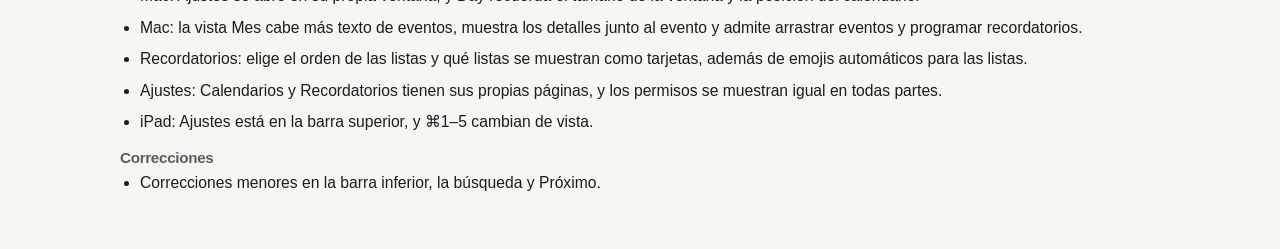
<file: changelog/es/index.html>
<!doctype html>
<html lang="es">
<head>
  <meta charset="utf-8">
  <meta name="viewport" content="width=device-width, initial-scale=1">
  <title>Novedades — Day</title>
  <meta name="description" content="Qué cambió en cada versión de Day, la más reciente primero.">
  <meta name="color-scheme" content="light dark">
  <link rel="icon" href="../../images/icon.png">
  <link rel="stylesheet" href="../../site.css">
  <link rel="alternate" hreflang="en" href="https://enrzh.github.io/Day/changelog/">
  <link rel="alternate" hreflang="de" href="https://enrzh.github.io/Day/changelog/de/">
  <link rel="alternate" hreflang="es" href="https://enrzh.github.io/Day/changelog/es/">
  <link rel="alternate" hreflang="fr" href="https://enrzh.github.io/Day/changelog/fr/">
  <link rel="alternate" hreflang="it" href="https://enrzh.github.io/Day/changelog/it/">
  <link rel="alternate" hreflang="ja" href="https://enrzh.github.io/Day/changelog/ja/">
  <link rel="alternate" hreflang="ko" href="https://enrzh.github.io/Day/changelog/ko/">
  <link rel="alternate" hreflang="pt-BR" href="https://enrzh.github.io/Day/changelog/pt-BR/">
  <link rel="alternate" hreflang="zh-Hans" href="https://enrzh.github.io/Day/changelog/zh-Hans/">
  <link rel="alternate" hreflang="zh-Hant" href="https://enrzh.github.io/Day/changelog/zh-Hant/">
  <style>article { margin-top: 2rem; } article h2 { font-size: 1.35rem; margin-bottom: .4rem; } article h2 .meta { font-size: .9rem; font-weight: 400; color: var(--muted); } article h3 { font-size: .95rem; color: var(--muted); margin: .9rem 0 .2rem; } article ul { margin: 0; padding-left: 1.2rem; } article li { margin-bottom: .35rem; } .langs { display: flex; flex-wrap: wrap; align-items: center; gap: .3rem 1rem; margin: 0 0 1rem; font-size: .9rem; } .lang { position: relative; border: 0 !important; } .lang summary { padding: .3rem .7rem !important; font-weight: 400 !important; border: 1px solid var(--line) !important; } .lang summary:focus-visible { outline-offset: 2px; } .lang:first-of-type { border: 0 !important; } .lang .menu a { border: 0 !important; } .lang summary { list-style: none; cursor: pointer; display: inline-flex; align-items: center; gap: .4rem; border: 1px solid var(--line); border-radius: 8px; padding: .3rem .7rem; min-height: 2rem; font-size: .88rem; color: var(--ink); user-select: none; } .lang summary::-webkit-details-marker { display: none; } .lang summary::after { content: "▾"; font-size: .8em; color: var(--muted); } .lang summary:focus-visible { outline: 2px solid currentColor; outline-offset: 2px; } .lang .menu { position: absolute; right: 0; top: calc(100% + 6px); z-index: 10; min-width: 11rem; display: flex; flex-direction: column; padding: .3rem; background: var(--bg); border: 1px solid var(--line); border-radius: 10px; box-shadow: 0 8px 24px rgba(0,0,0,.18); } .bar nav .lang .menu a { display: block !important; color: var(--ink); padding: .5rem .7rem; border-radius: 6px; font-size: .92rem; } .bar nav .lang .menu a:hover { background: var(--line); color: var(--ink); } .bar nav .lang .menu a[aria-current] { font-weight: 650; } </style>
</head>
<body>
  <header class="top"><div class="wrap bar"><a class="brand" href="../../"><img src="../../images/icon.png" width="32" height="32" alt="">Day</a><nav><a href="../../">Inicio</a><details class="lang" id="lang"><summary aria-label="Language"><span aria-hidden="true">🌐</span> Español</summary><div class="menu"><a href="../" hreflang="en" lang="en" data-lang="en">English</a><a href="../de/" hreflang="de" lang="de" data-lang="de">Deutsch</a><a href="../es/" hreflang="es" lang="es" data-lang="es" aria-current="true">Español</a><a href="../fr/" hreflang="fr" lang="fr" data-lang="fr">Français</a><a href="../it/" hreflang="it" lang="it" data-lang="it">Italiano</a><a href="../ja/" hreflang="ja" lang="ja" data-lang="ja">日本語</a><a href="../ko/" hreflang="ko" lang="ko" data-lang="ko">한국어</a><a href="../pt-BR/" hreflang="pt-BR" lang="pt-BR" data-lang="pt-BR">Português</a><a href="../zh-Hans/" hreflang="zh-Hans" lang="zh-Hans" data-lang="zh-Hans">简体中文</a><a href="../zh-Hant/" hreflang="zh-Hant" lang="zh-Hant" data-lang="zh-Hant">繁體中文</a></div></details></nav></div></header>
  <main id="main" class="wrap doc">
    <h1>Novedades</h1>
    <p class="meta">Qué cambió en cada versión de Day, la más reciente primero. Day viene de la App Store, que entrega las actualizaciones.</p>
    <article id="ios-2.2.6">
      <h2>2.2.6 <span class="meta">iPhone y iPad · 28 de noviembre de 2026</span></h2>
      <h3>Novedades</h3><ul><li>Calendarios de festivos: añade en Ajustes › Calendarios los festivos de un país o región. Aparecen en el calendario, en A continuación y en los widgets.</li><li>También vacaciones escolares, de muchos países europeos y algunos más (datos: OpenHolidaysAPI.org).</li><li>Suscripciones de calendario: añade en Ajustes › Calendarios cualquier enlace de calendario webcal o https. Sus eventos se muestran solo para leer, también en los widgets.</li><li>Recordatorios que ya tienen un aviso en Recordatorios de Apple: Day también puede notificar. Actívalo para todos en Ajustes o para uno en su tarjeta.</li><li>A continuación: los recordatorios vencidos van primero e indican desde cuándo.</li></ul><h3>Correcciones</h3><ul><li>La cronología de día y semana ya no termina a media pantalla: la medianoche queda justo encima de la barra inferior.</li><li>Añadido rápido y el dictado entienden más formas de decir una hora.</li><li>Day pide a tus cuentas que se sincronicen al abrirse, para que los cambios hechos en otro sitio aparezcan antes.</li><li>Deshacer en la barra inferior es ahora un icono.</li></ul>
    </article>
    <article id="ios-2.2.5">
      <h2>2.2.5 <span class="meta">iPhone y iPad</span></h2>
      <h3>Novedades</h3><ul><li>Las fotos llegan a tus otros dispositivos en segundos, a través de iCloud: ya no hace falta tener iCloud Drive activado.</li><li>La lista A continuación muestra la hora actual como una línea entre los eventos de hoy.</li></ul><h3>Correcciones</h3><ul><li>Alertas: al actualizar sus alertas, Day las sustituye en su sitio, así que no se pierde ninguna si Day se cierra a medias.</li></ul>
    </article>
    <article id="mac-2.2.5">
      <h2>2.2.5 <span class="meta">Mac</span></h2>
      <h3>Novedades</h3><ul><li>Las fotos llegan a tus otros dispositivos en segundos, a través de iCloud: ya no hace falta tener iCloud Drive activado.</li><li>La lista A continuación muestra la hora actual como una línea entre los eventos de hoy.</li><li>Barra de menús: el próximo evento o recordatorio aparece como una tarjeta con su hora, lugar y calendario, y un botón Unirse o Indicaciones.</li></ul><h3>Correcciones</h3><ul><li>Barra de menús: un evento que ya ha empezado vuelve a mostrar «hasta…» en lugar de «en 1 min».</li><li>Barra de menús: el icono abre su menú también sobre apps a pantalla completa.</li><li>Alertas: al actualizar sus alertas, Day las sustituye en su sitio, así que no se pierde ninguna si Day se cierra a medias.</li><li>Ejecutar en segundo plano para notificaciones: Day vuelve a abrirse solo si se cierra inesperadamente, para que las alertas sigan llegando.</li></ul>
    </article>
    <article id="ios-2.2.4">
      <h2>2.2.4 <span class="meta">iPhone y iPad</span></h2>
      <h3>Novedades</h3><ul><li>Fotos en eventos y recordatorios: añade una en la tarjeta o en el editor. Se sincroniza con tus otros dispositivos a través de iCloud y aparece de fondo en el widget Contador de días.</li><li>Las plantillas tienen su propia página en Ajustes, donde puedes añadirlas, editarlas y eliminarlas.</li><li>Ajustes más ordenados: primero En retrospectiva (Resumen semanal, Resumen de recordatorios), luego Gestionar, con mucho menos texto.</li><li>Apple Watch: di o escribe una línea para añadir un evento o recordatorio, comprueba el día y la hora y toca la marca; tu iPhone lo guarda.</li><li>Cuatro complicaciones nuevas en el reloj: Contador de días, el próximo recordatorio (márcalo ahí mismo), la fecha y el progreso del día.</li><li>A continuación como Actividad en vivo en el Smart Stack del reloj.</li><li>La app del reloj es más sencilla: cada fila muestra solo el título y la hora.</li></ul><h3>Correcciones</h3><ul><li>Vista de día: saltar varios días ya no hace temblar la línea de tiempo.</li><li>Resumen semanal: los nombres de los calendarios ya no quedan bajo sus barras y toda la fila Resumen de recordatorios responde al toque.</li><li>iPhone Duo desplegado en vertical: la barra del próximo evento y la búsqueda queda centrada entre los botones.</li><li>iPhone Duo plegado: las hojas llegan al borde de la pantalla, el botón de invitaciones está arriba a la derecha y el menú de vistas vuelve a responder.</li></ul>
    </article>
    <article id="mac-2.2.4">
      <h2>2.2.4 <span class="meta">Mac</span></h2>
      <h3>Novedades</h3><ul><li>Fotos en eventos y recordatorios: añade una en la tarjeta o en el editor. Se sincroniza con tus otros dispositivos a través de iCloud y aparece de fondo en el widget Contador de días.</li><li>Las plantillas tienen su propia página en Ajustes, donde puedes añadirlas, editarlas y eliminarlas.</li><li>Ajustes más ordenados: primero En retrospectiva (Resumen semanal, Resumen de recordatorios), luego Gestionar, con mucho menos texto.</li></ul><h3>Correcciones</h3><ul><li>Vista de día: saltar varios días ya no hace temblar la línea de tiempo.</li><li>Resumen semanal: los nombres de los calendarios ya no quedan bajo sus barras y toda la fila Resumen de recordatorios responde al toque.</li></ul>
    </article>
    <article id="ios-2.2.3">
      <h2>2.2.3 <span class="meta">iPhone y iPad</span></h2>
      <h3>Novedades</h3><ul><li>Widgets en Ajustes: todos los widgets de Day, dibujados en vivo con tus propios eventos y en su tamaño real, con cómo añadirlos a la pantalla de inicio, la pantalla bloqueada o el centro de control.</li><li>Resumen semanal: tu tiempo planificado frente a la semana anterior, horas por calendario, el día más ocupado, el tiempo libre y los recordatorios completados, para cualquiera de las últimas doce semanas.</li><li>Comparte un día o una semana como imagen o texto, o solo las horas en las que estás libre; los títulos se pueden ocultar.</li><li>Plantillas: guarda una vez un tipo de evento o recordatorio (duración, calendario, avisos, lugar, repetición) y crea uno nuevo a partir de él en Añadido rápido, el editor o Atajos.</li><li>Valores para eventos y recordatorios nuevos en Ajustes: duración, avisos (todos los que quieras, a cualquier hora), y la hora y prioridad de un recordatorio.</li><li>Respuesta táctil en Ajustes: Rápida, Normal o Lenta, para la rapidez con que reaccionan mantener pulsado y arrastrar.</li><li>Los Ajustes están ordenados de nuevo: Apariencia, A continuación, Entrada, Apps predeterminadas, General e Información; las páginas de Calendarios y Recordatorios van de lo que se muestra a los elementos nuevos y los avisos.</li><li>Favoritos: marca con una estrella un evento o recordatorio en su tarjeta. La estrella amarilla junto a Recordatorios los abre todos, sincronizados con iCloud.</li><li>Widget Contador de días: los días hasta un evento o recordatorio, o desde él. Elige entre todos o solo favoritos, un estilo (Clásico, Intenso, Hoja de calendario, Mínimo) y un color de texto; también en la pantalla bloqueada.</li><li>Contador de días en tarjetas: una opción en Ajustes que muestra los días que faltan arriba a la derecha de la tarjeta de un evento o recordatorio.</li><li>Anticipación en Ajustes › A continuación: con cuánta antelación aparece primero un evento: el resto del día, el próximo evento, 6, 12 o 24 horas, o un número propio.</li><li>A continuación muestra el día y la hora de un recordatorio como los de un evento.</li><li>El widget grande de A continuación está más ordenado: filas alineadas, una lista que llena el espacio y un estado vacío claro.</li><li>Los recordatorios con fecha pero sin hora pueden tener un aviso o ser urgentes; suenan a las 9:00.</li><li>Un nuevo icono de la app y nuevos iconos de fecha para cada día del mes.</li><li>El widget de Hábitos ya no está.</li></ul><h3>Correcciones</h3><ul><li>Marcar como completado un recordatorio que solo tiene fecha, antes de su día, ahora pide confirmación.</li><li>Guardar o eliminar ya no recarga todo el calendario.</li><li>Spotlight y las notificaciones se preparan en segundo plano, así Day sigue fluido.</li><li>A continuación solo se redibuja cuando cambia el siguiente elemento, lo que ahorra batería.</li><li>Meses, semanas y el año se redibujan menos al deslizar.</li></ul>
    </article>
    <article id="mac-2.2.3">
      <h2>2.2.3 <span class="meta">Mac</span></h2>
      <h3>Novedades</h3><ul><li>Day en la barra de menús: el próximo evento y el resto del día, y un atajo (⌃⌥N) que abre Añadido rápido desde cualquier app. Actívalos en Ajustes › Barra de menús.</li><li>Widgets en Ajustes: todos los widgets de Day, dibujados en vivo con tus propios eventos y en su tamaño real, con cómo añadirlos al escritorio o al centro de notificaciones.</li><li>Resumen semanal: tu tiempo planificado frente a la semana anterior, horas por calendario, el día más ocupado, el tiempo libre y los recordatorios completados, para cualquiera de las últimas doce semanas.</li><li>Comparte un día o una semana como imagen o texto, o solo las horas en las que estás libre; los títulos se pueden ocultar (⌘⇧S).</li><li>Plantillas: guarda una vez un tipo de evento o recordatorio (duración, calendario, avisos, lugar, repetición) y crea uno nuevo a partir de él en Añadido rápido, el editor o Atajos. En el Mac, también desde el menú contextual de un día.</li><li>Valores para eventos y recordatorios nuevos en Ajustes: duración, avisos (todos los que quieras, a cualquier hora), y la hora y prioridad de un recordatorio.</li><li>Los Ajustes están ordenados de nuevo: Apariencia, A continuación, Entrada, Apps predeterminadas, General e Información; las páginas de Calendarios y Recordatorios van de lo que se muestra a los elementos nuevos y los avisos.</li><li>Cambiar el tamaño de la ventana es fluido: el calendario sigue el movimiento mientras arrastras y ya no se queda atrás.</li><li>Cambiar de mes es mucho más rápido, con un nuevo calendario mensual en la barra lateral.</li><li>Una barra superior más ordenada: ‹ Hoy › y Nuevo evento con la búsqueda van en dos cápsulas, y la barra ya no se desborda. La barra lateral sigue el ancho de la ventana.</li><li>Dicta en cualquier idioma: Day entiende la voz en el dispositivo con un modelo Qwen opcional, detecta el idioma solo y ya no pierde palabras tras una pausa.</li><li>Listas de recordatorios en el calendario: muestra una lista entera como un elemento al día con su progreso.</li><li>Las listas de recordatorios se ordenan por día: Vencidos, Hoy, Mañana y luego cada fecha; los que no tienen fecha van al final.</li><li>Cambia el nombre de las listas y añade una lista desde el editor.</li><li>Nuevo aspecto del resumen de recordatorios y de la tarjeta de recordatorio.</li><li>Favoritos: marca con una estrella un evento o recordatorio en su tarjeta. La estrella amarilla junto a Recordatorios los abre todos, sincronizados con iCloud.</li><li>Widget Contador de días: los días hasta un evento o recordatorio, o desde él, en cuatro estilos (Clásico, Intenso, Hoja de calendario, Mínimo) y el color de texto que elijas.</li><li>Contador de días en tarjetas: una opción en Ajustes que muestra los días que faltan arriba a la derecha de la tarjeta de un evento o recordatorio.</li><li>Anticipación en Ajustes › A continuación: con cuánta antelación aparece primero un evento: el resto del día, el próximo evento, 6, 12 o 24 horas, o un número propio.</li><li>Los recordatorios con fecha pero sin hora pueden tener un aviso o ser urgentes; suenan a las 9:00.</li><li>IA en el dispositivo en Ajustes: elige los motores de Añadido rápido y dictado y gestiona los modelos.</li><li>Atajos de teclado en Ajustes: consulta cada atajo y cámbialo.</li><li>Un nuevo recorrido de bienvenida y un nuevo icono de la app.</li><li>Novedades se abre dentro de la app.</li><li>El widget de Hábitos ya no está.</li></ul><h3>Correcciones</h3><ul><li>Marcar como completado un recordatorio que solo tiene fecha, antes de su día, ahora pide confirmación.</li><li>Un calendario renombrado o con otro color muestra su nuevo nombre y color en la barra lateral al instante.</li><li>Guardar o eliminar ya no recarga todo el calendario.</li><li>Spotlight y las notificaciones se preparan en segundo plano, así Day sigue fluido.</li><li>La línea de la hora actual en el mes ya no aparece bajo los hábitos.</li><li>El orden de listas y el gráfico de hábitos se sincronizan con iCloud.</li></ul>
    </article>
    <article id="ios-2.2.2">
      <h2>2.2.2 <span class="meta">iPhone y iPad</span></h2>
      <h3>Novedades</h3><ul><li>Dicta en cualquier idioma: Day entiende la voz en el dispositivo con un modelo Qwen opcional, detecta el idioma solo y ya no pierde palabras tras una pausa.</li><li>Listas de recordatorios en el calendario: muestra una lista entera como un elemento al día con su progreso; tócala para marcar tareas. Widgets y Apple Watch también.</li><li>La búsqueda se abre en una hoja con tus búsquedas recientes.</li><li>El próximo evento y la búsqueda comparten una cápsula abajo; Nuevo evento está a la derecha.</li><li>Nuevo aspecto del resumen de recordatorios y de la tarjeta de recordatorio.</li><li>IA en el dispositivo en Ajustes: elige los motores de Añadido rápido y dictado y gestiona los modelos.</li><li>Un nuevo recorrido de bienvenida y, en iPad, una página para ver y cambiar los atajos de teclado.</li><li>Cambia el nombre de las listas y añade una lista desde el editor.</li><li>Las listas de recordatorios se ordenan por día: Vencidos, Hoy, Mañana y luego cada fecha; los que no tienen fecha van al final.</li><li>Novedades se abre dentro de la app.</li></ul><h3>Correcciones</h3><ul><li>Ya no se bloquea con el teclado abierto.</li><li>La lista del día del mes se desplaza entera.</li><li>Hoy y Recordatorios no se mueven al abrir una hoja.</li><li>La línea de la hora actual en el mes ya no aparece bajo los hábitos.</li><li>El orden de listas y el gráfico de hábitos se sincronizan con iCloud.</li></ul>
    </article>
    <article id="ios-2.2.1">
      <h2>2.2.1 <span class="meta">iPhone y iPad</span></h2>
      <h3>Novedades</h3><ul><li>iPhone Duo: Day usa toda la pantalla desplegada. Próximo y Nuevo evento quedan abajo, y el mes muestra los eventos del día en una columna a la derecha.</li><li>iPhone Duo con la franja del sistema al lado: los botones de Day pasan a la franja (búsqueda, vistas, Nuevo evento, Hoy, Recordatorios y la (i) del mes). La franja sigue el modo claro y oscuro, y el próximo evento ocupa el área de al lado.</li><li>Una barra inferior fija en iPhone y en ventanas pequeñas de iPad: vistas, el próximo evento y búsqueda, con Nuevo evento abajo a la derecha junto a la búsqueda. Desaparecen las opciones para mover sus botones.</li><li>La búsqueda se abre desde su botón en un campo sobre el teclado, con un botón redondo para cerrarla. En iPad, la búsqueda está en la barra superior.</li><li>iPad: el selector de vista va justo después del título, Recordatorios tiene su propio botón en la barra superior y la cabecera ya no tiene botón de Ajustes.</li><li>Resumen de recordatorios: un gráfico de actividad de las últimas semanas, la parte hecha a tiempo como un anillo, un gráfico por lista y una nota breve sobre tu semana.</li><li>Novedades sigue el idioma de la app, y se conserva el idioma que elijas allí.</li><li>Widget Próximo: un recordatorio con hora que va primero se muestra como la tarjeta grande, igual que un evento.</li></ul><h3>Correcciones</h3><ul><li>Plegar, desplegar y girar el Duo: las hojas y la búsqueda se cierran bien, la ventana recupera su tamaño completo y la barra inferior ya no desaparece tras muchos cambios.</li><li>iPad: en una ventana pequeña en horizontal, Day ya no se amplía a pantalla completa, y el título deja espacio a los controles de la ventana.</li><li>Más fluido: deslizar entre días y meses redibuja menos, y los menús de los eventos se crean solo al abrirlos.</li></ul>
    </article>
    <article id="ios-2.1.8">
      <h2>2.1.8 <span class="meta">iPhone y iPad</span></h2>
      <h3>Novedades</h3><ul><li>Marcar un recordatorio cuya hora aún no ha llegado ahora pide confirmación, para que un toque accidental no lo cierre antes de tiempo.</li><li>Nueva página de resumen de recordatorios en Ajustes.</li></ul><h3>Correcciones</h3><ul><li>La tarjeta de recordatorio es más estable: ya no parpadea.</li><li>La vista del día se queda en su página al saltar a Hoy, y las vistas por páginas conservan su página al cambiar el tamaño de la ventana.</li><li>iPad: las vistas cambian al instante.</li></ul>
    </article>
    <article id="mac-2.1.8">
      <h2>2.1.8 <span class="meta">Mac</span></h2>
      <h3>Novedades</h3><ul><li>Todo lo de iPhone y iPad 2.1.8.</li><li>El próximo evento es una burbuja en la parte inferior de la ventana, con el botón Recordatorios al lado. Ambos se ajustan al tamaño de la ventana.</li><li>Zoom de toda la ventana con ⌘+, ⌘- y ⌘0, del 80 % al 150 %.</li><li>Un botón Hecho en la barra de una lista de recordatorios cierra la hoja de Recordatorios.</li></ul><h3>Correcciones</h3><ul><li>Las notificaciones llegan a tiempo después de que el Mac haya estado en reposo: ahora usan una fecha de calendario en lugar de una cuenta atrás que se detiene durante el reposo.</li><li>Los botones de la barra de herramientas ya no son discos brillantes en el modo oscuro.</li><li>Las vistas cambian al instante.</li></ul>
    </article>
    <article id="ios-2.1.6">
      <h2>2.1.6 <span class="meta">iPhone y iPad</span></h2>
      <h3>Novedades</h3><ul><li>Hábitos: cualquier recordatorio repetitivo puede ser un hábito. Fija un objetivo semanal (por ejemplo, 4 veces por semana) y Day registra la racha actual, la racha más larga, cuántos días lo hiciste y cuántos no, y en cuántas semanas cumpliste el objetivo.</li><li>Racha indulgente: un día que omites a propósito queda excusado. No cuenta como hecho ni como perdido, así que no rompe la racha.</li><li>Al final del día: elige para cada recordatorio qué hace Day cuando termina el día: dejarlo abierto, marcarlo como completado o (en los repetitivos) omitirlo. Day lo aplica con la fecha en que vencía el recordatorio, al abrir la app y en la actualización que iOS permite después de medianoche. Un día que terminó sin que ocurriera ninguna de las dos cosas se resuelve la próxima vez. Si vuelves a marcar como pendiente un recordatorio ya resuelto, no se vuelve a deshacer. Las reglas se quedan en este dispositivo.</li><li>Valores: anota una cantidad por día en la tarjeta de un hábito (8 km, 20 min) con una unidad y consulta una línea de los últimos 30 días.</li><li>Gráfico semanal de hábitos (Ajustes &gt; Recordatorios &gt; Gráfico de hábitos, desactivado por defecto): sustituye la cuadrícula de 70 días de la tarjeta de un recordatorio repetitivo por una barra por semana que muestra cuánto se hizo. Las cifras de racha, hechos y perdidos se mantienen.</li><li>Los hábitos de hoy aparecen al principio de la lista del día.</li><li>Nuevo widget Hábitos (pequeño y mediano): muestra los hábitos abiertos de hoy, cada uno con un botón para marcarlo, como en la app.</li><li>Buscar tiempo libre (menú Calendario, ⇧⌘F con teclado): una hoja muestra los huecos libres de los próximos cinco días, de 8:00 a 20:00 y, hoy, desde ahora, para una duración de 15 minutos a 2 horas. Toca un hueco para crear un evento nuevo al principio. Solo cuentan los calendarios de este dispositivo.</li><li>Ajustes &gt; Novedades ahora abre en la app las notas del sitio público de Day, así que las notas de una versión nueva aparecen sin actualizar la app. Sin conexión se muestran las notas incluidas en la app. No se envía nada sobre ti; el sitio solo ve una petición web normal.</li><li>Hábitos y Buscar tiempo libre están traducidos a los diez idiomas.</li></ul><h3>Correcciones</h3><ul><li>Próximo, Recordatorios e Invitaciones: una tarjeta elegida en la lista ahora se abre delante. En el Mac se abría oculta detrás de la hoja.</li></ul>
    </article>
    <article id="mac-2.1.6">
      <h2>2.1.6 <span class="meta">Mac</span></h2>
      <h3>Novedades</h3><ul><li>Todo lo de iPhone y iPad 2.1.6: Hábitos, el widget Hábitos, Buscar tiempo libre (⇧⌘F) y Novedades desde el sitio público.</li><li>Desde Mac 2.1.3, además: tira hacia abajo en una línea de tiempo o pulsa ⌘R para actualizar calendarios y recordatorios (Actualizar está en el menú Visualización), y el Mac ahora conserva cada vista que has abierto y prepara las demás tras el inicio, así que cambiar entre Día, 3 días, Semana, Mes y Año es mostrar, no reconstruir (el tirón medio al cambiar: 110 ms antes, 39 ms ahora).</li></ul><h3>Correcciones</h3><ul><li>Búsqueda: el campo acepta todo lo que escribes. Antes se reducía a una lupa tras la primera letra. Escape sigue saliendo de la búsqueda y ⌘F la enfoca.</li><li>Mes: la lista «+n más» es un panel flotante como la tarjeta del evento, así que un clic fuera la cierra y aun así llega a lo que hay debajo. Escape o un segundo clic en el botón también la cierra, y un clic en una fila abre la tarjeta de ese evento.</li><li>La tarjeta del evento, la lista «+n más» del mes y las tarjetas elegidas desde Próximo, Recordatorios o Invitaciones se abren delante de la ventana y de las hojas, no detrás.</li><li>Un deslizamiento en la lista de un día ya no toca Nuevo evento. La barra superior es de una sola línea que se encoge, con un único control de Hoy, y los clics caen donde apuntas.</li></ul>
    </article>
    <article id="ios-2.1.5">
      <h2>2.1.5 <span class="meta">iPhone y iPad · 12 de noviembre de 2026</span></h2>
      <h3>Novedades</h3><ul><li>Tira hacia abajo en una línea de tiempo para actualizar tus calendarios y recordatorios.</li><li>Deslizar por la lista de un día en Mes ya no toca Nuevo evento por error.</li></ul>
    </article>
    <article id="ios-2.1.4">
      <h2>2.1.4 <span class="meta">iPhone y iPad</span></h2>
      <h3>Novedades</h3><ul><li>Próximo: un recordatorio vencido de todo el día ahora muestra su propio título en la píldora, en lugar de una etiqueta vacía.</li></ul>
    </article>
    <article id="ios-2.1.3">
      <h2>2.1.3 <span class="meta">iPhone y iPad · 9 de noviembre de 2026</span></h2>
      <h3>Novedades</h3><ul><li>Recordatorios: elimina una lista desde su menú, los grupos sin listas que mostrar se ocultan y tus grupos de listas ahora siguen a tu iCloud hasta tus otros dispositivos.</li><li>Vuelve a activar Programados u otra tarjeta y regresa a su sitio, no al final.</li><li>Las filas de listas en Editar son más compactas, así que los títulos conservan su espacio.</li><li>Mantén pulsado un evento o recordatorio en una lista y toca la ventana emergente para abrirlo, con acciones de VoiceOver para el menú.</li><li>El modelo opcional en el dispositivo para Añadir rápido ahora puede descargarse en más regiones.</li></ul>
    </article>
    <article id="mac-2.1.2">
      <h2>2.1.2 <span class="meta">Mac</span></h2>
      <h3>Novedades</h3><ul><li>Mac: Ajustes se abre en su propia ventana, y Day recuerda el tamaño de la ventana y la posición del calendario.</li><li>Mac: la vista Mes cabe más texto de eventos, muestra los detalles junto al evento y admite arrastrar eventos y programar recordatorios.</li><li>Recordatorios: elige el orden de las listas y qué listas se muestran como tarjetas, además de emojis automáticos para las listas.</li><li>Ajustes: Calendarios y Recordatorios tienen sus propias páginas, y los permisos se muestran igual en todas partes.</li><li>iPad: Ajustes está en la barra superior, y ⌘1–5 cambian de vista.</li></ul><h3>Correcciones</h3><ul><li>Correcciones menores en la barra inferior, la búsqueda y Próximo.</li></ul>
    </article>
  </main>
  <script>(function(){var K='dayLang',d=document.getElementById('lang');if(!d)return;
var links=d.querySelectorAll('a[data-lang]');
if(/[?&]app=1(&|$)/.test(location.search)){for(var i=0;i<links.length;i++){links[i].href+='?app=1'}}
else{
function get(){var v;try{v=localStorage.getItem(K)}catch(e){}if(v)return v;var m=document.cookie.match(/(?:^|; )dayLang=([^;]+)/);return m?m[1]:null}
function set(v){try{localStorage.setItem(K,v)}catch(e){}document.cookie=K+'='+v+'; max-age=31536000; path=/; SameSite=Lax'}
var cur=document.documentElement.lang,saved=get();
if(saved&&saved!==cur){for(var i=0;i<links.length;i++){if(links[i].dataset.lang===saved){location.replace(links[i].href+location.hash);return}}}
for(var i=0;i<links.length;i++){links[i].addEventListener('click',function(){set(this.dataset.lang)})}}
document.addEventListener('click',function(e){if(!d.contains(e.target))d.open=false});
document.addEventListener('keydown',function(e){if(e.key==='Escape'){d.open=false}});})();</script>
</body>
</html>
</file>
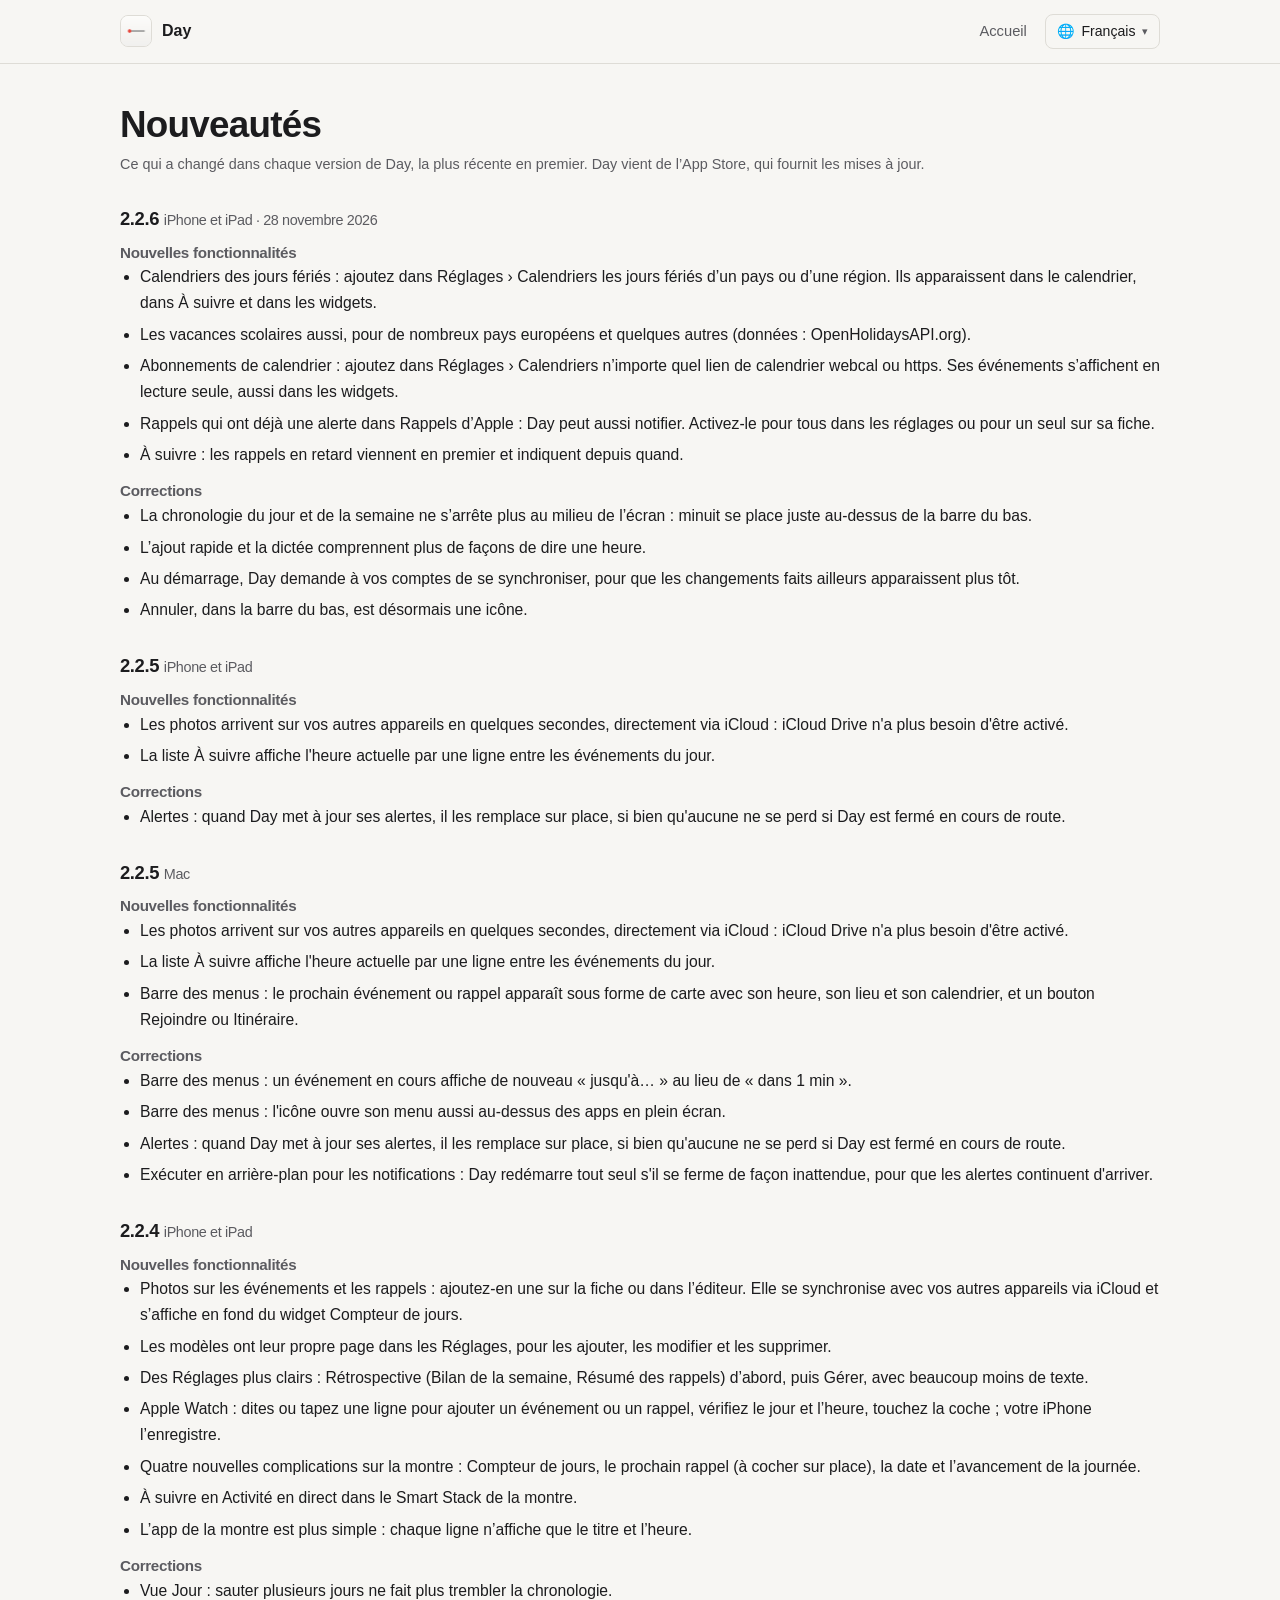
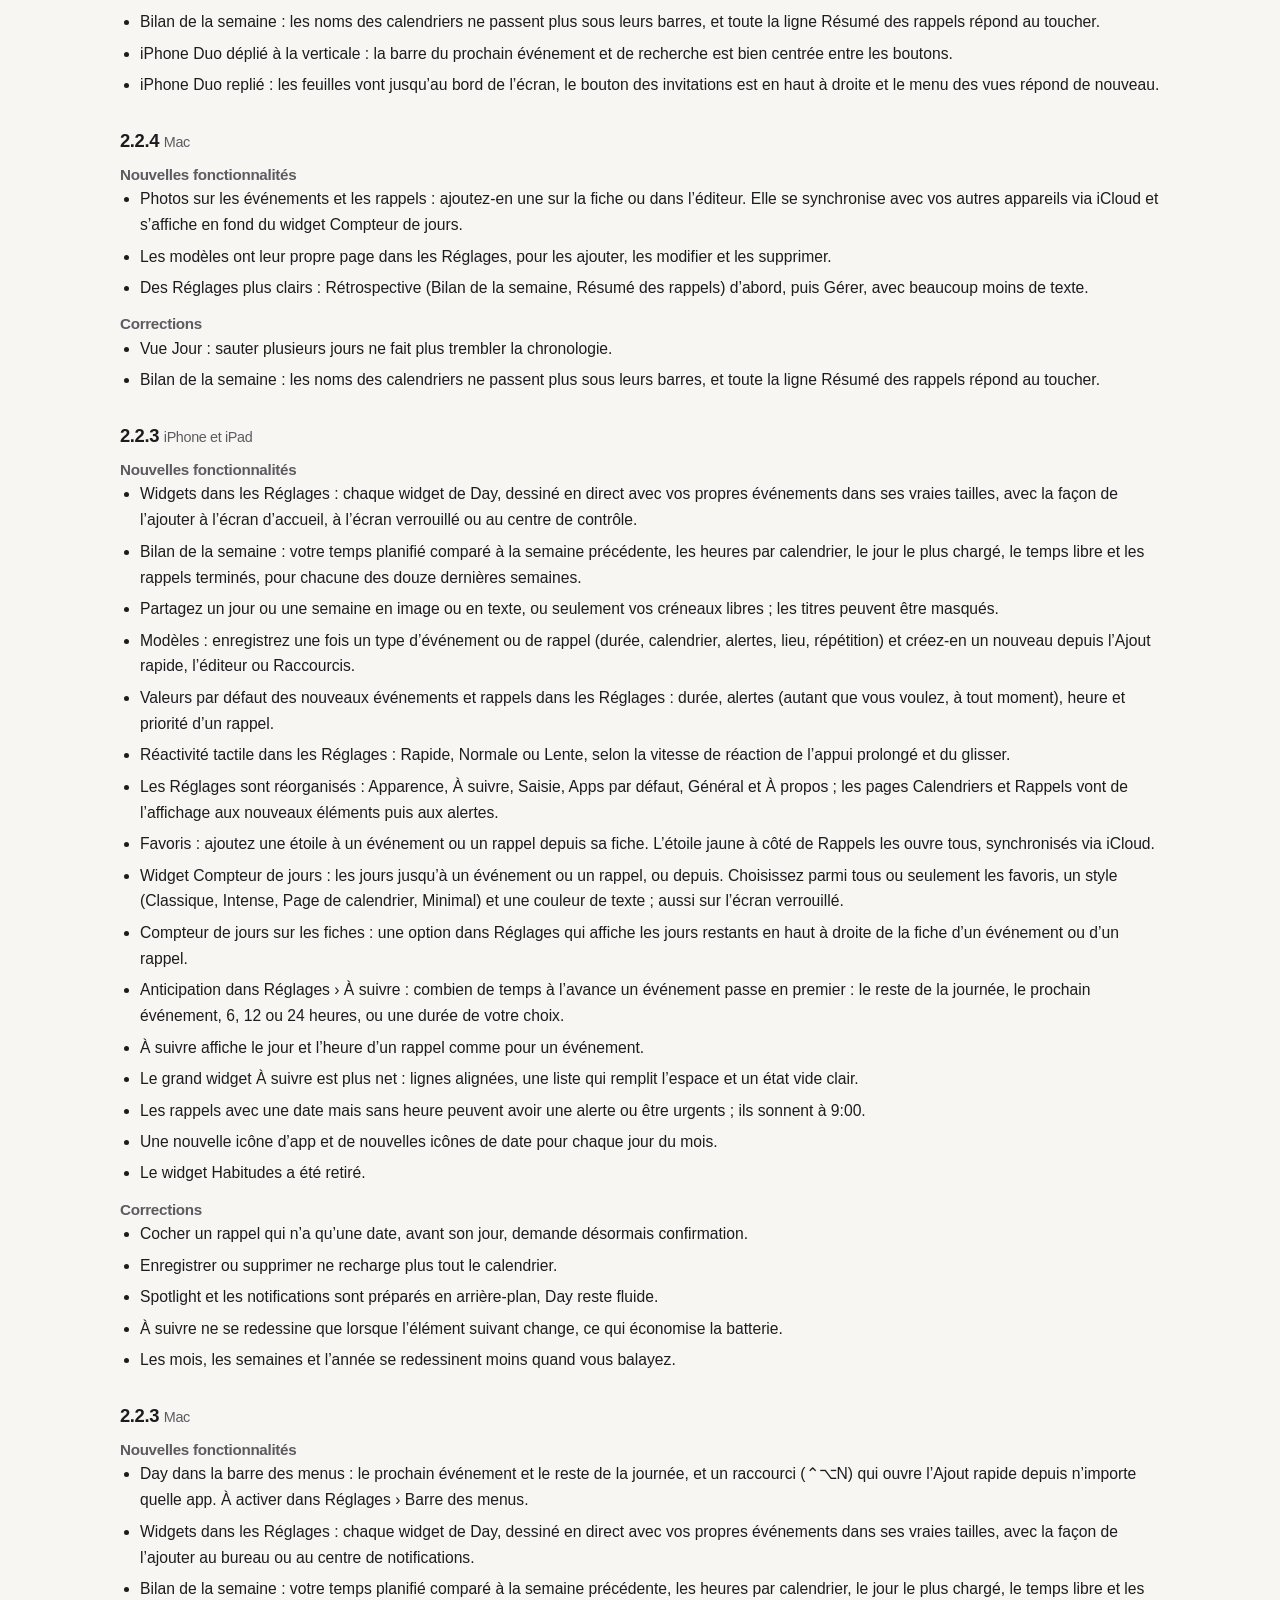
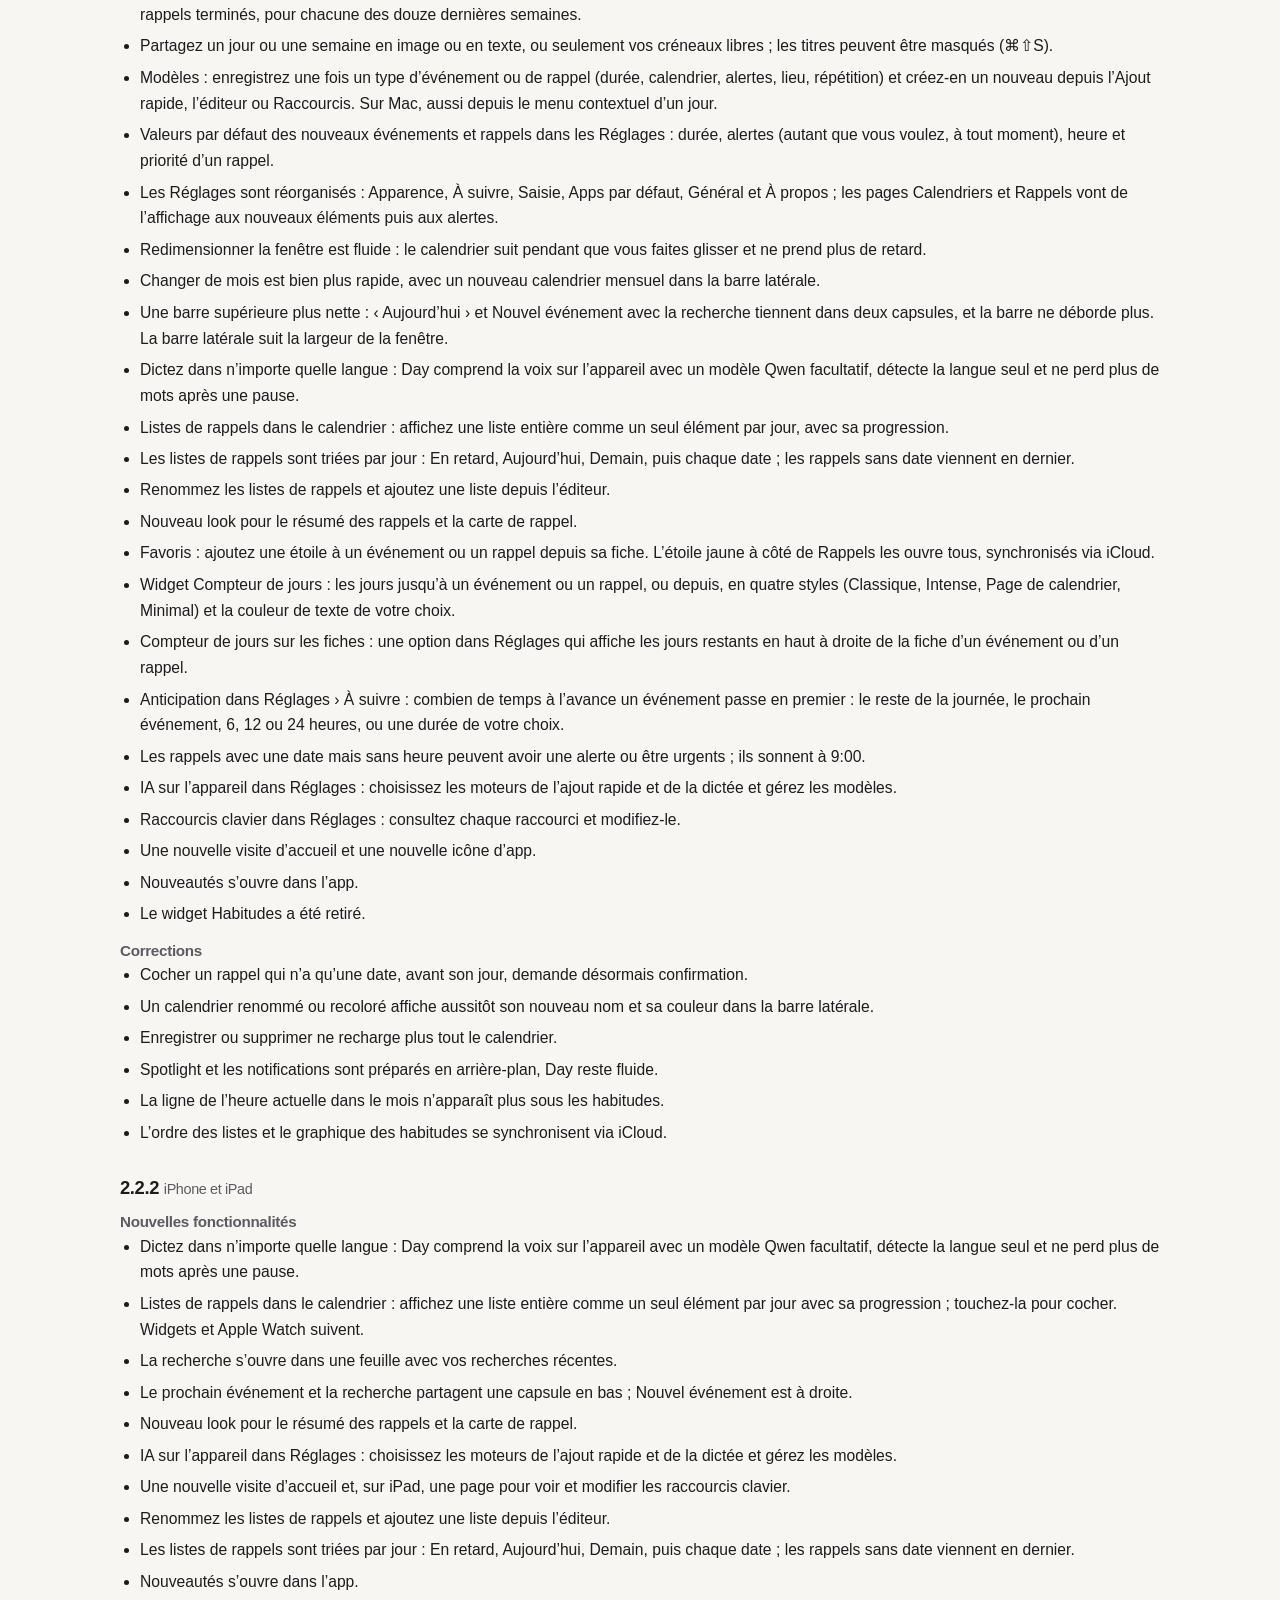
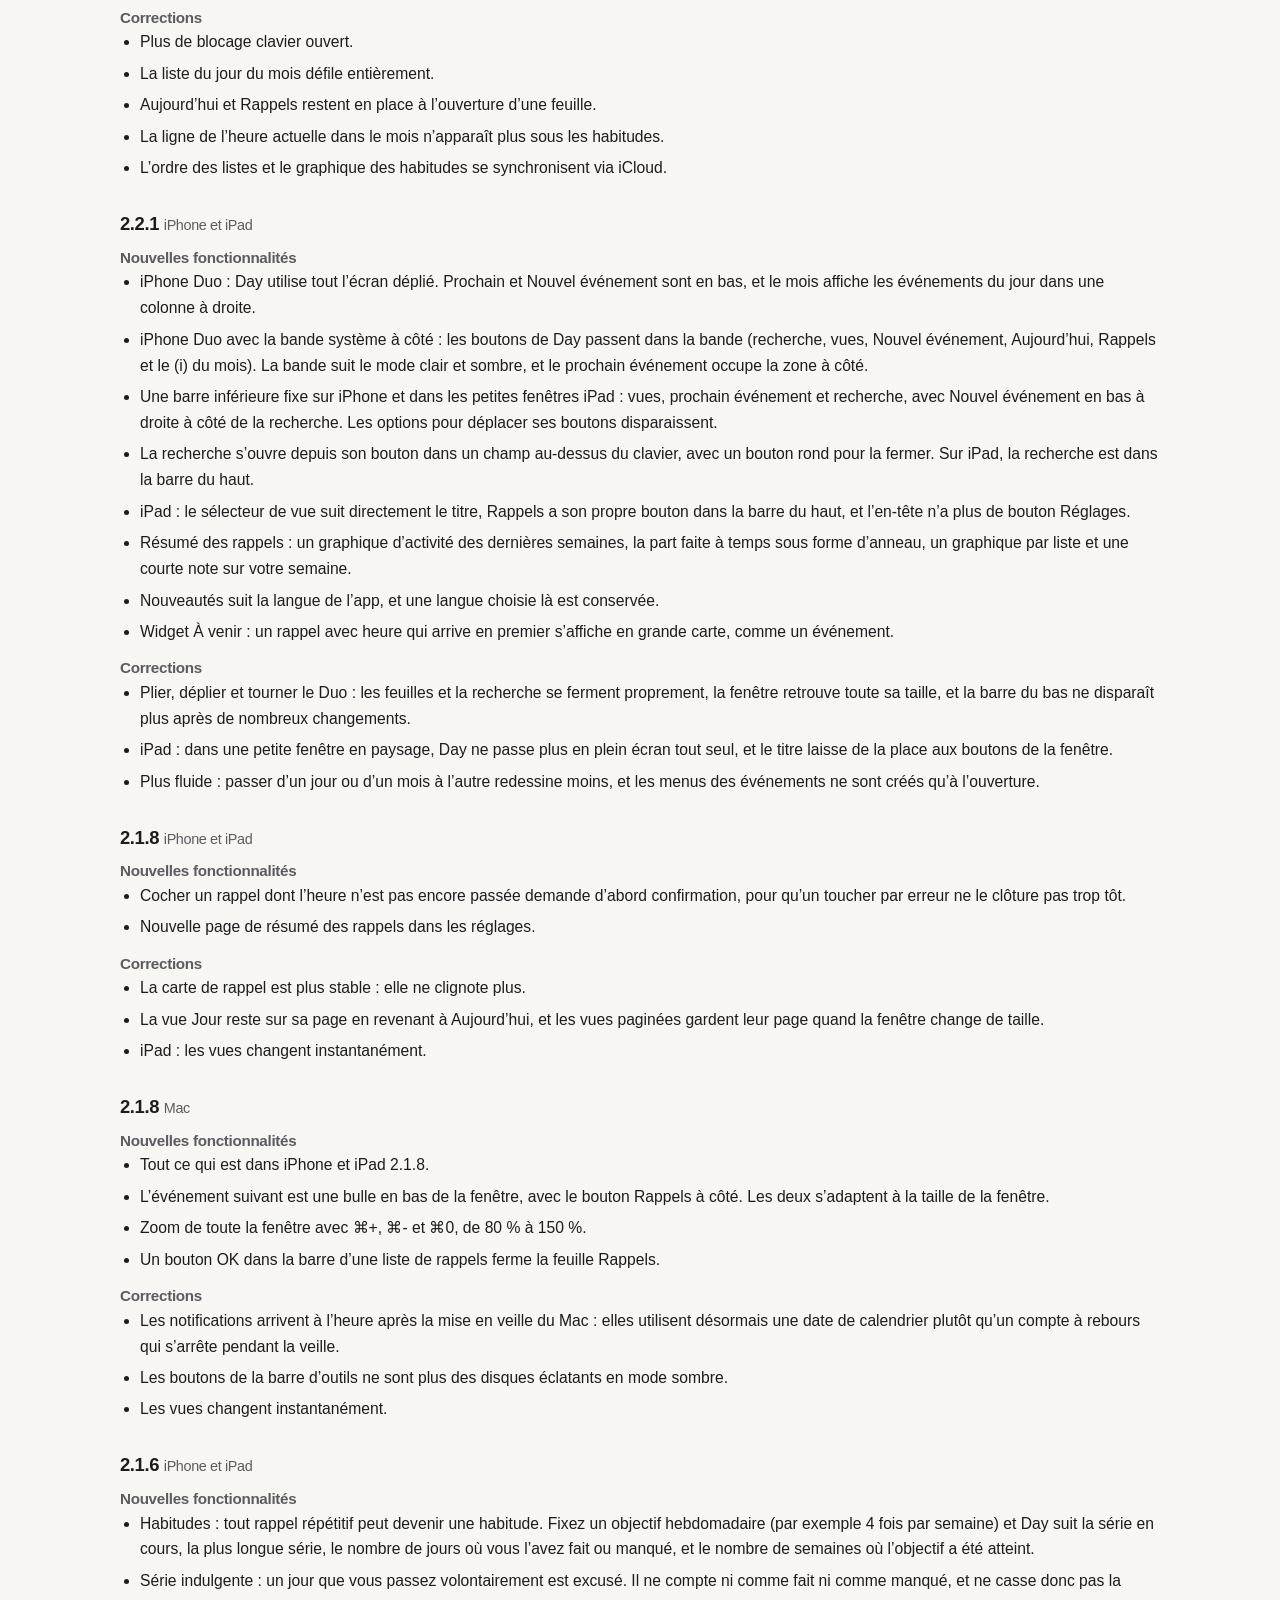
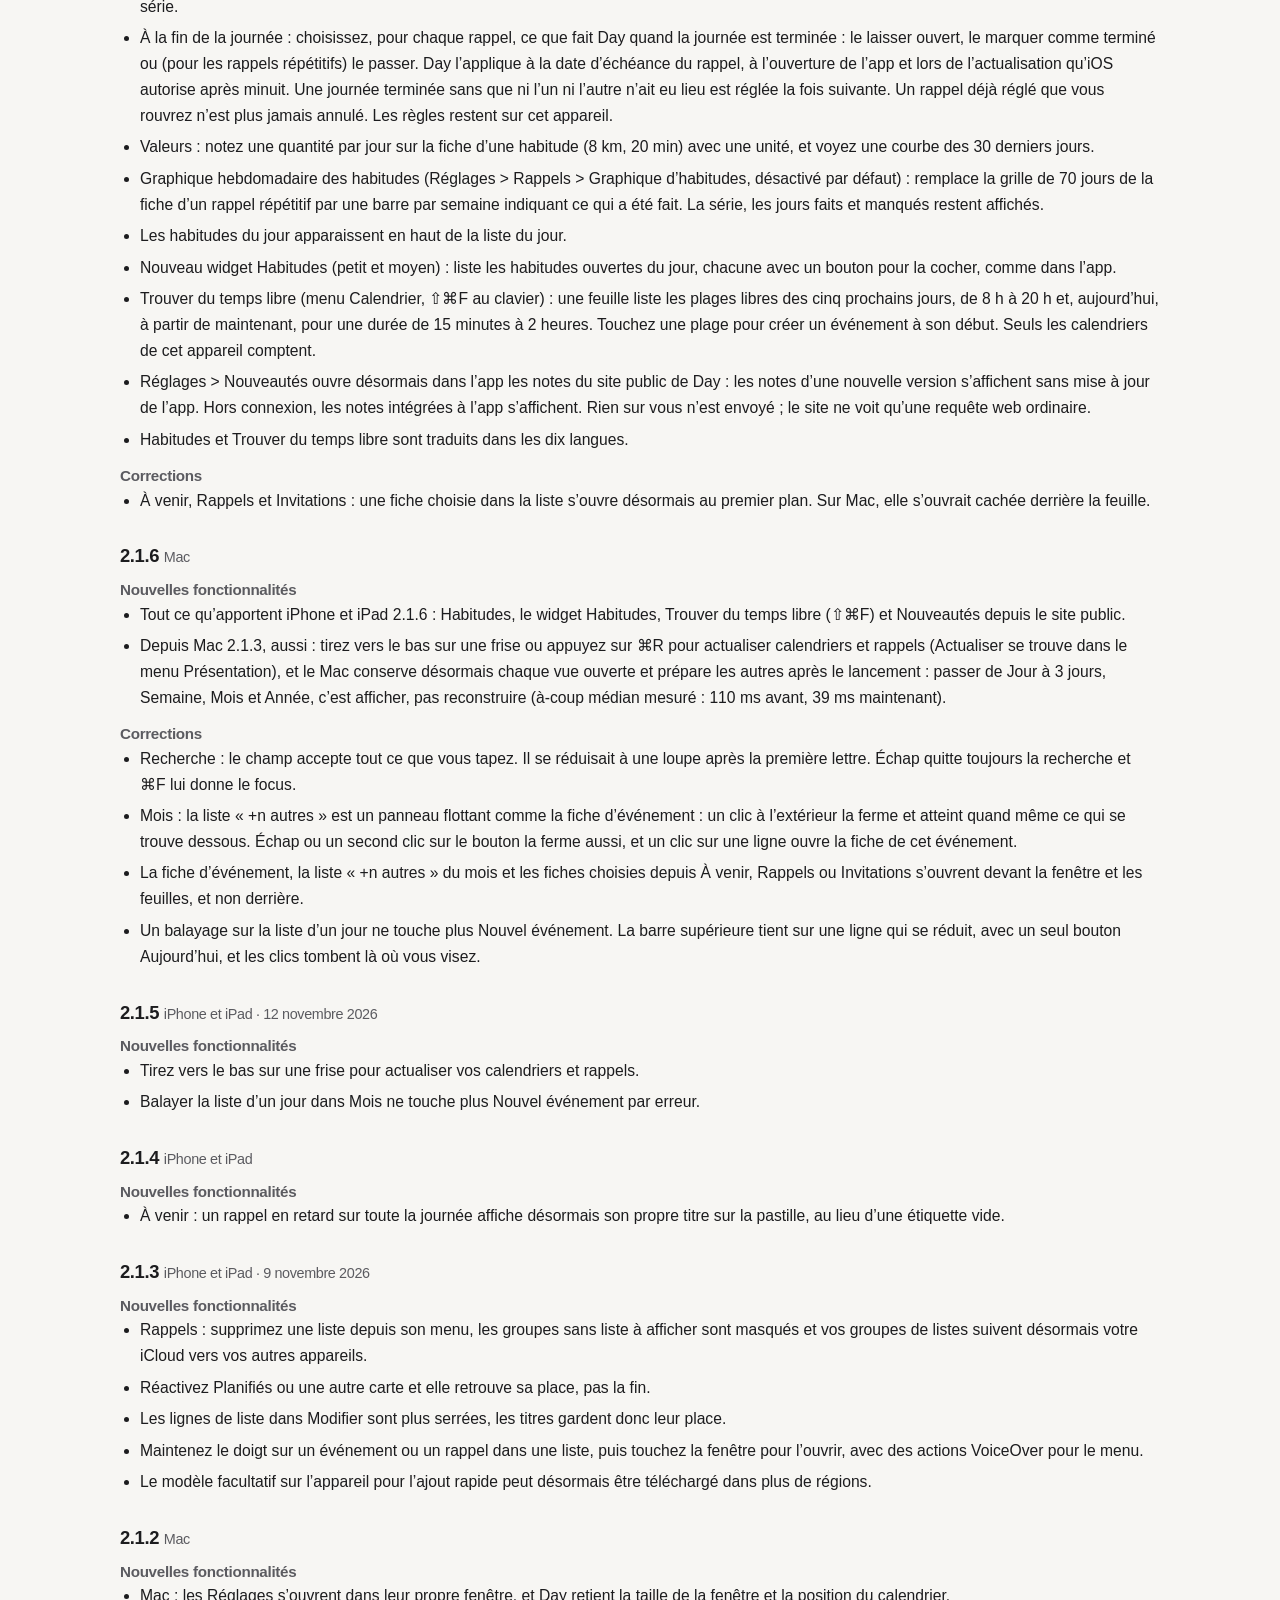
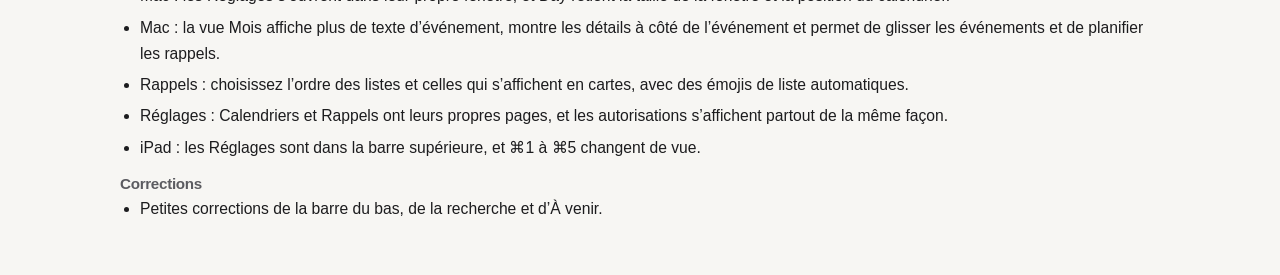
<file: changelog/fr/index.html>
<!doctype html>
<html lang="fr">
<head>
  <meta charset="utf-8">
  <meta name="viewport" content="width=device-width, initial-scale=1">
  <title>Nouveautés — Day</title>
  <meta name="description" content="Ce qui a changé dans chaque version de Day, la plus récente en premier.">
  <meta name="color-scheme" content="light dark">
  <link rel="icon" href="../../images/icon.png">
  <link rel="stylesheet" href="../../site.css">
  <link rel="alternate" hreflang="en" href="https://enrzh.github.io/Day/changelog/">
  <link rel="alternate" hreflang="de" href="https://enrzh.github.io/Day/changelog/de/">
  <link rel="alternate" hreflang="es" href="https://enrzh.github.io/Day/changelog/es/">
  <link rel="alternate" hreflang="fr" href="https://enrzh.github.io/Day/changelog/fr/">
  <link rel="alternate" hreflang="it" href="https://enrzh.github.io/Day/changelog/it/">
  <link rel="alternate" hreflang="ja" href="https://enrzh.github.io/Day/changelog/ja/">
  <link rel="alternate" hreflang="ko" href="https://enrzh.github.io/Day/changelog/ko/">
  <link rel="alternate" hreflang="pt-BR" href="https://enrzh.github.io/Day/changelog/pt-BR/">
  <link rel="alternate" hreflang="zh-Hans" href="https://enrzh.github.io/Day/changelog/zh-Hans/">
  <link rel="alternate" hreflang="zh-Hant" href="https://enrzh.github.io/Day/changelog/zh-Hant/">
  <style>article { margin-top: 2rem; } article h2 { font-size: 1.35rem; margin-bottom: .4rem; } article h2 .meta { font-size: .9rem; font-weight: 400; color: var(--muted); } article h3 { font-size: .95rem; color: var(--muted); margin: .9rem 0 .2rem; } article ul { margin: 0; padding-left: 1.2rem; } article li { margin-bottom: .35rem; } .langs { display: flex; flex-wrap: wrap; align-items: center; gap: .3rem 1rem; margin: 0 0 1rem; font-size: .9rem; } .lang { position: relative; border: 0 !important; } .lang summary { padding: .3rem .7rem !important; font-weight: 400 !important; border: 1px solid var(--line) !important; } .lang summary:focus-visible { outline-offset: 2px; } .lang:first-of-type { border: 0 !important; } .lang .menu a { border: 0 !important; } .lang summary { list-style: none; cursor: pointer; display: inline-flex; align-items: center; gap: .4rem; border: 1px solid var(--line); border-radius: 8px; padding: .3rem .7rem; min-height: 2rem; font-size: .88rem; color: var(--ink); user-select: none; } .lang summary::-webkit-details-marker { display: none; } .lang summary::after { content: "▾"; font-size: .8em; color: var(--muted); } .lang summary:focus-visible { outline: 2px solid currentColor; outline-offset: 2px; } .lang .menu { position: absolute; right: 0; top: calc(100% + 6px); z-index: 10; min-width: 11rem; display: flex; flex-direction: column; padding: .3rem; background: var(--bg); border: 1px solid var(--line); border-radius: 10px; box-shadow: 0 8px 24px rgba(0,0,0,.18); } .bar nav .lang .menu a { display: block !important; color: var(--ink); padding: .5rem .7rem; border-radius: 6px; font-size: .92rem; } .bar nav .lang .menu a:hover { background: var(--line); color: var(--ink); } .bar nav .lang .menu a[aria-current] { font-weight: 650; } </style>
</head>
<body>
  <header class="top"><div class="wrap bar"><a class="brand" href="../../"><img src="../../images/icon.png" width="32" height="32" alt="">Day</a><nav><a href="../../">Accueil</a><details class="lang" id="lang"><summary aria-label="Language"><span aria-hidden="true">🌐</span> Français</summary><div class="menu"><a href="../" hreflang="en" lang="en" data-lang="en">English</a><a href="../de/" hreflang="de" lang="de" data-lang="de">Deutsch</a><a href="../es/" hreflang="es" lang="es" data-lang="es">Español</a><a href="../fr/" hreflang="fr" lang="fr" data-lang="fr" aria-current="true">Français</a><a href="../it/" hreflang="it" lang="it" data-lang="it">Italiano</a><a href="../ja/" hreflang="ja" lang="ja" data-lang="ja">日本語</a><a href="../ko/" hreflang="ko" lang="ko" data-lang="ko">한국어</a><a href="../pt-BR/" hreflang="pt-BR" lang="pt-BR" data-lang="pt-BR">Português</a><a href="../zh-Hans/" hreflang="zh-Hans" lang="zh-Hans" data-lang="zh-Hans">简体中文</a><a href="../zh-Hant/" hreflang="zh-Hant" lang="zh-Hant" data-lang="zh-Hant">繁體中文</a></div></details></nav></div></header>
  <main id="main" class="wrap doc">
    <h1>Nouveautés</h1>
    <p class="meta">Ce qui a changé dans chaque version de Day, la plus récente en premier. Day vient de l’App Store, qui fournit les mises à jour.</p>
    <article id="ios-2.2.6">
      <h2>2.2.6 <span class="meta">iPhone et iPad · 28 novembre 2026</span></h2>
      <h3>Nouvelles fonctionnalités</h3><ul><li>Calendriers des jours fériés : ajoutez dans Réglages › Calendriers les jours fériés d’un pays ou d’une région. Ils apparaissent dans le calendrier, dans À suivre et dans les widgets.</li><li>Les vacances scolaires aussi, pour de nombreux pays européens et quelques autres (données : OpenHolidaysAPI.org).</li><li>Abonnements de calendrier : ajoutez dans Réglages › Calendriers n’importe quel lien de calendrier webcal ou https. Ses événements s’affichent en lecture seule, aussi dans les widgets.</li><li>Rappels qui ont déjà une alerte dans Rappels d’Apple : Day peut aussi notifier. Activez-le pour tous dans les réglages ou pour un seul sur sa fiche.</li><li>À suivre : les rappels en retard viennent en premier et indiquent depuis quand.</li></ul><h3>Corrections</h3><ul><li>La chronologie du jour et de la semaine ne s’arrête plus au milieu de l’écran : minuit se place juste au-dessus de la barre du bas.</li><li>L’ajout rapide et la dictée comprennent plus de façons de dire une heure.</li><li>Au démarrage, Day demande à vos comptes de se synchroniser, pour que les changements faits ailleurs apparaissent plus tôt.</li><li>Annuler, dans la barre du bas, est désormais une icône.</li></ul>
    </article>
    <article id="ios-2.2.5">
      <h2>2.2.5 <span class="meta">iPhone et iPad</span></h2>
      <h3>Nouvelles fonctionnalités</h3><ul><li>Les photos arrivent sur vos autres appareils en quelques secondes, directement via iCloud : iCloud Drive n&#x27;a plus besoin d&#x27;être activé.</li><li>La liste À suivre affiche l&#x27;heure actuelle par une ligne entre les événements du jour.</li></ul><h3>Corrections</h3><ul><li>Alertes : quand Day met à jour ses alertes, il les remplace sur place, si bien qu&#x27;aucune ne se perd si Day est fermé en cours de route.</li></ul>
    </article>
    <article id="mac-2.2.5">
      <h2>2.2.5 <span class="meta">Mac</span></h2>
      <h3>Nouvelles fonctionnalités</h3><ul><li>Les photos arrivent sur vos autres appareils en quelques secondes, directement via iCloud : iCloud Drive n&#x27;a plus besoin d&#x27;être activé.</li><li>La liste À suivre affiche l&#x27;heure actuelle par une ligne entre les événements du jour.</li><li>Barre des menus : le prochain événement ou rappel apparaît sous forme de carte avec son heure, son lieu et son calendrier, et un bouton Rejoindre ou Itinéraire.</li></ul><h3>Corrections</h3><ul><li>Barre des menus : un événement en cours affiche de nouveau « jusqu&#x27;à… » au lieu de « dans 1 min ».</li><li>Barre des menus : l&#x27;icône ouvre son menu aussi au-dessus des apps en plein écran.</li><li>Alertes : quand Day met à jour ses alertes, il les remplace sur place, si bien qu&#x27;aucune ne se perd si Day est fermé en cours de route.</li><li>Exécuter en arrière-plan pour les notifications : Day redémarre tout seul s&#x27;il se ferme de façon inattendue, pour que les alertes continuent d&#x27;arriver.</li></ul>
    </article>
    <article id="ios-2.2.4">
      <h2>2.2.4 <span class="meta">iPhone et iPad</span></h2>
      <h3>Nouvelles fonctionnalités</h3><ul><li>Photos sur les événements et les rappels : ajoutez-en une sur la fiche ou dans l’éditeur. Elle se synchronise avec vos autres appareils via iCloud et s’affiche en fond du widget Compteur de jours.</li><li>Les modèles ont leur propre page dans les Réglages, pour les ajouter, les modifier et les supprimer.</li><li>Des Réglages plus clairs : Rétrospective (Bilan de la semaine, Résumé des rappels) d’abord, puis Gérer, avec beaucoup moins de texte.</li><li>Apple Watch : dites ou tapez une ligne pour ajouter un événement ou un rappel, vérifiez le jour et l’heure, touchez la coche ; votre iPhone l’enregistre.</li><li>Quatre nouvelles complications sur la montre : Compteur de jours, le prochain rappel (à cocher sur place), la date et l’avancement de la journée.</li><li>À suivre en Activité en direct dans le Smart Stack de la montre.</li><li>L’app de la montre est plus simple : chaque ligne n’affiche que le titre et l’heure.</li></ul><h3>Corrections</h3><ul><li>Vue Jour : sauter plusieurs jours ne fait plus trembler la chronologie.</li><li>Bilan de la semaine : les noms des calendriers ne passent plus sous leurs barres, et toute la ligne Résumé des rappels répond au toucher.</li><li>iPhone Duo déplié à la verticale : la barre du prochain événement et de recherche est bien centrée entre les boutons.</li><li>iPhone Duo replié : les feuilles vont jusqu’au bord de l’écran, le bouton des invitations est en haut à droite et le menu des vues répond de nouveau.</li></ul>
    </article>
    <article id="mac-2.2.4">
      <h2>2.2.4 <span class="meta">Mac</span></h2>
      <h3>Nouvelles fonctionnalités</h3><ul><li>Photos sur les événements et les rappels : ajoutez-en une sur la fiche ou dans l’éditeur. Elle se synchronise avec vos autres appareils via iCloud et s’affiche en fond du widget Compteur de jours.</li><li>Les modèles ont leur propre page dans les Réglages, pour les ajouter, les modifier et les supprimer.</li><li>Des Réglages plus clairs : Rétrospective (Bilan de la semaine, Résumé des rappels) d’abord, puis Gérer, avec beaucoup moins de texte.</li></ul><h3>Corrections</h3><ul><li>Vue Jour : sauter plusieurs jours ne fait plus trembler la chronologie.</li><li>Bilan de la semaine : les noms des calendriers ne passent plus sous leurs barres, et toute la ligne Résumé des rappels répond au toucher.</li></ul>
    </article>
    <article id="ios-2.2.3">
      <h2>2.2.3 <span class="meta">iPhone et iPad</span></h2>
      <h3>Nouvelles fonctionnalités</h3><ul><li>Widgets dans les Réglages : chaque widget de Day, dessiné en direct avec vos propres événements dans ses vraies tailles, avec la façon de l’ajouter à l’écran d’accueil, à l’écran verrouillé ou au centre de contrôle.</li><li>Bilan de la semaine : votre temps planifié comparé à la semaine précédente, les heures par calendrier, le jour le plus chargé, le temps libre et les rappels terminés, pour chacune des douze dernières semaines.</li><li>Partagez un jour ou une semaine en image ou en texte, ou seulement vos créneaux libres ; les titres peuvent être masqués.</li><li>Modèles : enregistrez une fois un type d’événement ou de rappel (durée, calendrier, alertes, lieu, répétition) et créez-en un nouveau depuis l’Ajout rapide, l’éditeur ou Raccourcis.</li><li>Valeurs par défaut des nouveaux événements et rappels dans les Réglages : durée, alertes (autant que vous voulez, à tout moment), heure et priorité d’un rappel.</li><li>Réactivité tactile dans les Réglages : Rapide, Normale ou Lente, selon la vitesse de réaction de l’appui prolongé et du glisser.</li><li>Les Réglages sont réorganisés : Apparence, À suivre, Saisie, Apps par défaut, Général et À propos ; les pages Calendriers et Rappels vont de l’affichage aux nouveaux éléments puis aux alertes.</li><li>Favoris : ajoutez une étoile à un événement ou un rappel depuis sa fiche. L’étoile jaune à côté de Rappels les ouvre tous, synchronisés via iCloud.</li><li>Widget Compteur de jours : les jours jusqu’à un événement ou un rappel, ou depuis. Choisissez parmi tous ou seulement les favoris, un style (Classique, Intense, Page de calendrier, Minimal) et une couleur de texte ; aussi sur l’écran verrouillé.</li><li>Compteur de jours sur les fiches : une option dans Réglages qui affiche les jours restants en haut à droite de la fiche d’un événement ou d’un rappel.</li><li>Anticipation dans Réglages › À suivre : combien de temps à l’avance un événement passe en premier : le reste de la journée, le prochain événement, 6, 12 ou 24 heures, ou une durée de votre choix.</li><li>À suivre affiche le jour et l’heure d’un rappel comme pour un événement.</li><li>Le grand widget À suivre est plus net : lignes alignées, une liste qui remplit l’espace et un état vide clair.</li><li>Les rappels avec une date mais sans heure peuvent avoir une alerte ou être urgents ; ils sonnent à 9:00.</li><li>Une nouvelle icône d’app et de nouvelles icônes de date pour chaque jour du mois.</li><li>Le widget Habitudes a été retiré.</li></ul><h3>Corrections</h3><ul><li>Cocher un rappel qui n’a qu’une date, avant son jour, demande désormais confirmation.</li><li>Enregistrer ou supprimer ne recharge plus tout le calendrier.</li><li>Spotlight et les notifications sont préparés en arrière-plan, Day reste fluide.</li><li>À suivre ne se redessine que lorsque l’élément suivant change, ce qui économise la batterie.</li><li>Les mois, les semaines et l’année se redessinent moins quand vous balayez.</li></ul>
    </article>
    <article id="mac-2.2.3">
      <h2>2.2.3 <span class="meta">Mac</span></h2>
      <h3>Nouvelles fonctionnalités</h3><ul><li>Day dans la barre des menus : le prochain événement et le reste de la journée, et un raccourci (⌃⌥N) qui ouvre l’Ajout rapide depuis n’importe quelle app. À activer dans Réglages › Barre des menus.</li><li>Widgets dans les Réglages : chaque widget de Day, dessiné en direct avec vos propres événements dans ses vraies tailles, avec la façon de l’ajouter au bureau ou au centre de notifications.</li><li>Bilan de la semaine : votre temps planifié comparé à la semaine précédente, les heures par calendrier, le jour le plus chargé, le temps libre et les rappels terminés, pour chacune des douze dernières semaines.</li><li>Partagez un jour ou une semaine en image ou en texte, ou seulement vos créneaux libres ; les titres peuvent être masqués (⌘⇧S).</li><li>Modèles : enregistrez une fois un type d’événement ou de rappel (durée, calendrier, alertes, lieu, répétition) et créez-en un nouveau depuis l’Ajout rapide, l’éditeur ou Raccourcis. Sur Mac, aussi depuis le menu contextuel d’un jour.</li><li>Valeurs par défaut des nouveaux événements et rappels dans les Réglages : durée, alertes (autant que vous voulez, à tout moment), heure et priorité d’un rappel.</li><li>Les Réglages sont réorganisés : Apparence, À suivre, Saisie, Apps par défaut, Général et À propos ; les pages Calendriers et Rappels vont de l’affichage aux nouveaux éléments puis aux alertes.</li><li>Redimensionner la fenêtre est fluide : le calendrier suit pendant que vous faites glisser et ne prend plus de retard.</li><li>Changer de mois est bien plus rapide, avec un nouveau calendrier mensuel dans la barre latérale.</li><li>Une barre supérieure plus nette : ‹ Aujourd’hui › et Nouvel événement avec la recherche tiennent dans deux capsules, et la barre ne déborde plus. La barre latérale suit la largeur de la fenêtre.</li><li>Dictez dans n’importe quelle langue : Day comprend la voix sur l’appareil avec un modèle Qwen facultatif, détecte la langue seul et ne perd plus de mots après une pause.</li><li>Listes de rappels dans le calendrier : affichez une liste entière comme un seul élément par jour, avec sa progression.</li><li>Les listes de rappels sont triées par jour : En retard, Aujourd’hui, Demain, puis chaque date ; les rappels sans date viennent en dernier.</li><li>Renommez les listes de rappels et ajoutez une liste depuis l’éditeur.</li><li>Nouveau look pour le résumé des rappels et la carte de rappel.</li><li>Favoris : ajoutez une étoile à un événement ou un rappel depuis sa fiche. L’étoile jaune à côté de Rappels les ouvre tous, synchronisés via iCloud.</li><li>Widget Compteur de jours : les jours jusqu’à un événement ou un rappel, ou depuis, en quatre styles (Classique, Intense, Page de calendrier, Minimal) et la couleur de texte de votre choix.</li><li>Compteur de jours sur les fiches : une option dans Réglages qui affiche les jours restants en haut à droite de la fiche d’un événement ou d’un rappel.</li><li>Anticipation dans Réglages › À suivre : combien de temps à l’avance un événement passe en premier : le reste de la journée, le prochain événement, 6, 12 ou 24 heures, ou une durée de votre choix.</li><li>Les rappels avec une date mais sans heure peuvent avoir une alerte ou être urgents ; ils sonnent à 9:00.</li><li>IA sur l’appareil dans Réglages : choisissez les moteurs de l’ajout rapide et de la dictée et gérez les modèles.</li><li>Raccourcis clavier dans Réglages : consultez chaque raccourci et modifiez-le.</li><li>Une nouvelle visite d’accueil et une nouvelle icône d’app.</li><li>Nouveautés s’ouvre dans l’app.</li><li>Le widget Habitudes a été retiré.</li></ul><h3>Corrections</h3><ul><li>Cocher un rappel qui n’a qu’une date, avant son jour, demande désormais confirmation.</li><li>Un calendrier renommé ou recoloré affiche aussitôt son nouveau nom et sa couleur dans la barre latérale.</li><li>Enregistrer ou supprimer ne recharge plus tout le calendrier.</li><li>Spotlight et les notifications sont préparés en arrière-plan, Day reste fluide.</li><li>La ligne de l’heure actuelle dans le mois n’apparaît plus sous les habitudes.</li><li>L’ordre des listes et le graphique des habitudes se synchronisent via iCloud.</li></ul>
    </article>
    <article id="ios-2.2.2">
      <h2>2.2.2 <span class="meta">iPhone et iPad</span></h2>
      <h3>Nouvelles fonctionnalités</h3><ul><li>Dictez dans n’importe quelle langue : Day comprend la voix sur l’appareil avec un modèle Qwen facultatif, détecte la langue seul et ne perd plus de mots après une pause.</li><li>Listes de rappels dans le calendrier : affichez une liste entière comme un seul élément par jour avec sa progression ; touchez-la pour cocher. Widgets et Apple Watch suivent.</li><li>La recherche s’ouvre dans une feuille avec vos recherches récentes.</li><li>Le prochain événement et la recherche partagent une capsule en bas ; Nouvel événement est à droite.</li><li>Nouveau look pour le résumé des rappels et la carte de rappel.</li><li>IA sur l’appareil dans Réglages : choisissez les moteurs de l’ajout rapide et de la dictée et gérez les modèles.</li><li>Une nouvelle visite d’accueil et, sur iPad, une page pour voir et modifier les raccourcis clavier.</li><li>Renommez les listes de rappels et ajoutez une liste depuis l’éditeur.</li><li>Les listes de rappels sont triées par jour : En retard, Aujourd’hui, Demain, puis chaque date ; les rappels sans date viennent en dernier.</li><li>Nouveautés s’ouvre dans l’app.</li></ul><h3>Corrections</h3><ul><li>Plus de blocage clavier ouvert.</li><li>La liste du jour du mois défile entièrement.</li><li>Aujourd’hui et Rappels restent en place à l’ouverture d’une feuille.</li><li>La ligne de l’heure actuelle dans le mois n’apparaît plus sous les habitudes.</li><li>L’ordre des listes et le graphique des habitudes se synchronisent via iCloud.</li></ul>
    </article>
    <article id="ios-2.2.1">
      <h2>2.2.1 <span class="meta">iPhone et iPad</span></h2>
      <h3>Nouvelles fonctionnalités</h3><ul><li>iPhone Duo : Day utilise tout l’écran déplié. Prochain et Nouvel événement sont en bas, et le mois affiche les événements du jour dans une colonne à droite.</li><li>iPhone Duo avec la bande système à côté : les boutons de Day passent dans la bande (recherche, vues, Nouvel événement, Aujourd’hui, Rappels et le (i) du mois). La bande suit le mode clair et sombre, et le prochain événement occupe la zone à côté.</li><li>Une barre inférieure fixe sur iPhone et dans les petites fenêtres iPad : vues, prochain événement et recherche, avec Nouvel événement en bas à droite à côté de la recherche. Les options pour déplacer ses boutons disparaissent.</li><li>La recherche s’ouvre depuis son bouton dans un champ au-dessus du clavier, avec un bouton rond pour la fermer. Sur iPad, la recherche est dans la barre du haut.</li><li>iPad : le sélecteur de vue suit directement le titre, Rappels a son propre bouton dans la barre du haut, et l’en-tête n’a plus de bouton Réglages.</li><li>Résumé des rappels : un graphique d’activité des dernières semaines, la part faite à temps sous forme d’anneau, un graphique par liste et une courte note sur votre semaine.</li><li>Nouveautés suit la langue de l’app, et une langue choisie là est conservée.</li><li>Widget À venir : un rappel avec heure qui arrive en premier s’affiche en grande carte, comme un événement.</li></ul><h3>Corrections</h3><ul><li>Plier, déplier et tourner le Duo : les feuilles et la recherche se ferment proprement, la fenêtre retrouve toute sa taille, et la barre du bas ne disparaît plus après de nombreux changements.</li><li>iPad : dans une petite fenêtre en paysage, Day ne passe plus en plein écran tout seul, et le titre laisse de la place aux boutons de la fenêtre.</li><li>Plus fluide : passer d’un jour ou d’un mois à l’autre redessine moins, et les menus des événements ne sont créés qu’à l’ouverture.</li></ul>
    </article>
    <article id="ios-2.1.8">
      <h2>2.1.8 <span class="meta">iPhone et iPad</span></h2>
      <h3>Nouvelles fonctionnalités</h3><ul><li>Cocher un rappel dont l’heure n’est pas encore passée demande d’abord confirmation, pour qu’un toucher par erreur ne le clôture pas trop tôt.</li><li>Nouvelle page de résumé des rappels dans les réglages.</li></ul><h3>Corrections</h3><ul><li>La carte de rappel est plus stable : elle ne clignote plus.</li><li>La vue Jour reste sur sa page en revenant à Aujourd’hui, et les vues paginées gardent leur page quand la fenêtre change de taille.</li><li>iPad : les vues changent instantanément.</li></ul>
    </article>
    <article id="mac-2.1.8">
      <h2>2.1.8 <span class="meta">Mac</span></h2>
      <h3>Nouvelles fonctionnalités</h3><ul><li>Tout ce qui est dans iPhone et iPad 2.1.8.</li><li>L’événement suivant est une bulle en bas de la fenêtre, avec le bouton Rappels à côté. Les deux s’adaptent à la taille de la fenêtre.</li><li>Zoom de toute la fenêtre avec ⌘+, ⌘- et ⌘0, de 80 % à 150 %.</li><li>Un bouton OK dans la barre d’une liste de rappels ferme la feuille Rappels.</li></ul><h3>Corrections</h3><ul><li>Les notifications arrivent à l’heure après la mise en veille du Mac : elles utilisent désormais une date de calendrier plutôt qu’un compte à rebours qui s’arrête pendant la veille.</li><li>Les boutons de la barre d’outils ne sont plus des disques éclatants en mode sombre.</li><li>Les vues changent instantanément.</li></ul>
    </article>
    <article id="ios-2.1.6">
      <h2>2.1.6 <span class="meta">iPhone et iPad</span></h2>
      <h3>Nouvelles fonctionnalités</h3><ul><li>Habitudes : tout rappel répétitif peut devenir une habitude. Fixez un objectif hebdomadaire (par exemple 4 fois par semaine) et Day suit la série en cours, la plus longue série, le nombre de jours où vous l’avez fait ou manqué, et le nombre de semaines où l’objectif a été atteint.</li><li>Série indulgente : un jour que vous passez volontairement est excusé. Il ne compte ni comme fait ni comme manqué, et ne casse donc pas la série.</li><li>À la fin de la journée : choisissez, pour chaque rappel, ce que fait Day quand la journée est terminée : le laisser ouvert, le marquer comme terminé ou (pour les rappels répétitifs) le passer. Day l’applique à la date d’échéance du rappel, à l’ouverture de l’app et lors de l’actualisation qu’iOS autorise après minuit. Une journée terminée sans que ni l’un ni l’autre n’ait eu lieu est réglée la fois suivante. Un rappel déjà réglé que vous rouvrez n’est plus jamais annulé. Les règles restent sur cet appareil.</li><li>Valeurs : notez une quantité par jour sur la fiche d’une habitude (8 km, 20 min) avec une unité, et voyez une courbe des 30 derniers jours.</li><li>Graphique hebdomadaire des habitudes (Réglages &gt; Rappels &gt; Graphique d’habitudes, désactivé par défaut) : remplace la grille de 70 jours de la fiche d’un rappel répétitif par une barre par semaine indiquant ce qui a été fait. La série, les jours faits et manqués restent affichés.</li><li>Les habitudes du jour apparaissent en haut de la liste du jour.</li><li>Nouveau widget Habitudes (petit et moyen) : liste les habitudes ouvertes du jour, chacune avec un bouton pour la cocher, comme dans l’app.</li><li>Trouver du temps libre (menu Calendrier, ⇧⌘F au clavier) : une feuille liste les plages libres des cinq prochains jours, de 8 h à 20 h et, aujourd’hui, à partir de maintenant, pour une durée de 15 minutes à 2 heures. Touchez une plage pour créer un événement à son début. Seuls les calendriers de cet appareil comptent.</li><li>Réglages &gt; Nouveautés ouvre désormais dans l’app les notes du site public de Day : les notes d’une nouvelle version s’affichent sans mise à jour de l’app. Hors connexion, les notes intégrées à l’app s’affichent. Rien sur vous n’est envoyé ; le site ne voit qu’une requête web ordinaire.</li><li>Habitudes et Trouver du temps libre sont traduits dans les dix langues.</li></ul><h3>Corrections</h3><ul><li>À venir, Rappels et Invitations : une fiche choisie dans la liste s’ouvre désormais au premier plan. Sur Mac, elle s’ouvrait cachée derrière la feuille.</li></ul>
    </article>
    <article id="mac-2.1.6">
      <h2>2.1.6 <span class="meta">Mac</span></h2>
      <h3>Nouvelles fonctionnalités</h3><ul><li>Tout ce qu’apportent iPhone et iPad 2.1.6 : Habitudes, le widget Habitudes, Trouver du temps libre (⇧⌘F) et Nouveautés depuis le site public.</li><li>Depuis Mac 2.1.3, aussi : tirez vers le bas sur une frise ou appuyez sur ⌘R pour actualiser calendriers et rappels (Actualiser se trouve dans le menu Présentation), et le Mac conserve désormais chaque vue ouverte et prépare les autres après le lancement : passer de Jour à 3 jours, Semaine, Mois et Année, c’est afficher, pas reconstruire (à-coup médian mesuré : 110 ms avant, 39 ms maintenant).</li></ul><h3>Corrections</h3><ul><li>Recherche : le champ accepte tout ce que vous tapez. Il se réduisait à une loupe après la première lettre. Échap quitte toujours la recherche et ⌘F lui donne le focus.</li><li>Mois : la liste « +n autres » est un panneau flottant comme la fiche d’événement : un clic à l’extérieur la ferme et atteint quand même ce qui se trouve dessous. Échap ou un second clic sur le bouton la ferme aussi, et un clic sur une ligne ouvre la fiche de cet événement.</li><li>La fiche d’événement, la liste « +n autres » du mois et les fiches choisies depuis À venir, Rappels ou Invitations s’ouvrent devant la fenêtre et les feuilles, et non derrière.</li><li>Un balayage sur la liste d’un jour ne touche plus Nouvel événement. La barre supérieure tient sur une ligne qui se réduit, avec un seul bouton Aujourd’hui, et les clics tombent là où vous visez.</li></ul>
    </article>
    <article id="ios-2.1.5">
      <h2>2.1.5 <span class="meta">iPhone et iPad · 12 novembre 2026</span></h2>
      <h3>Nouvelles fonctionnalités</h3><ul><li>Tirez vers le bas sur une frise pour actualiser vos calendriers et rappels.</li><li>Balayer la liste d’un jour dans Mois ne touche plus Nouvel événement par erreur.</li></ul>
    </article>
    <article id="ios-2.1.4">
      <h2>2.1.4 <span class="meta">iPhone et iPad</span></h2>
      <h3>Nouvelles fonctionnalités</h3><ul><li>À venir : un rappel en retard sur toute la journée affiche désormais son propre titre sur la pastille, au lieu d’une étiquette vide.</li></ul>
    </article>
    <article id="ios-2.1.3">
      <h2>2.1.3 <span class="meta">iPhone et iPad · 9 novembre 2026</span></h2>
      <h3>Nouvelles fonctionnalités</h3><ul><li>Rappels : supprimez une liste depuis son menu, les groupes sans liste à afficher sont masqués et vos groupes de listes suivent désormais votre iCloud vers vos autres appareils.</li><li>Réactivez Planifiés ou une autre carte et elle retrouve sa place, pas la fin.</li><li>Les lignes de liste dans Modifier sont plus serrées, les titres gardent donc leur place.</li><li>Maintenez le doigt sur un événement ou un rappel dans une liste, puis touchez la fenêtre pour l’ouvrir, avec des actions VoiceOver pour le menu.</li><li>Le modèle facultatif sur l’appareil pour l’ajout rapide peut désormais être téléchargé dans plus de régions.</li></ul>
    </article>
    <article id="mac-2.1.2">
      <h2>2.1.2 <span class="meta">Mac</span></h2>
      <h3>Nouvelles fonctionnalités</h3><ul><li>Mac : les Réglages s’ouvrent dans leur propre fenêtre, et Day retient la taille de la fenêtre et la position du calendrier.</li><li>Mac : la vue Mois affiche plus de texte d’événement, montre les détails à côté de l’événement et permet de glisser les événements et de planifier les rappels.</li><li>Rappels : choisissez l’ordre des listes et celles qui s’affichent en cartes, avec des émojis de liste automatiques.</li><li>Réglages : Calendriers et Rappels ont leurs propres pages, et les autorisations s’affichent partout de la même façon.</li><li>iPad : les Réglages sont dans la barre supérieure, et ⌘1 à ⌘5 changent de vue.</li></ul><h3>Corrections</h3><ul><li>Petites corrections de la barre du bas, de la recherche et d’À venir.</li></ul>
    </article>
  </main>
  <script>(function(){var K='dayLang',d=document.getElementById('lang');if(!d)return;
var links=d.querySelectorAll('a[data-lang]');
if(/[?&]app=1(&|$)/.test(location.search)){for(var i=0;i<links.length;i++){links[i].href+='?app=1'}}
else{
function get(){var v;try{v=localStorage.getItem(K)}catch(e){}if(v)return v;var m=document.cookie.match(/(?:^|; )dayLang=([^;]+)/);return m?m[1]:null}
function set(v){try{localStorage.setItem(K,v)}catch(e){}document.cookie=K+'='+v+'; max-age=31536000; path=/; SameSite=Lax'}
var cur=document.documentElement.lang,saved=get();
if(saved&&saved!==cur){for(var i=0;i<links.length;i++){if(links[i].dataset.lang===saved){location.replace(links[i].href+location.hash);return}}}
for(var i=0;i<links.length;i++){links[i].addEventListener('click',function(){set(this.dataset.lang)})}}
document.addEventListener('click',function(e){if(!d.contains(e.target))d.open=false});
document.addEventListener('keydown',function(e){if(e.key==='Escape'){d.open=false}});})();</script>
</body>
</html>
</file>
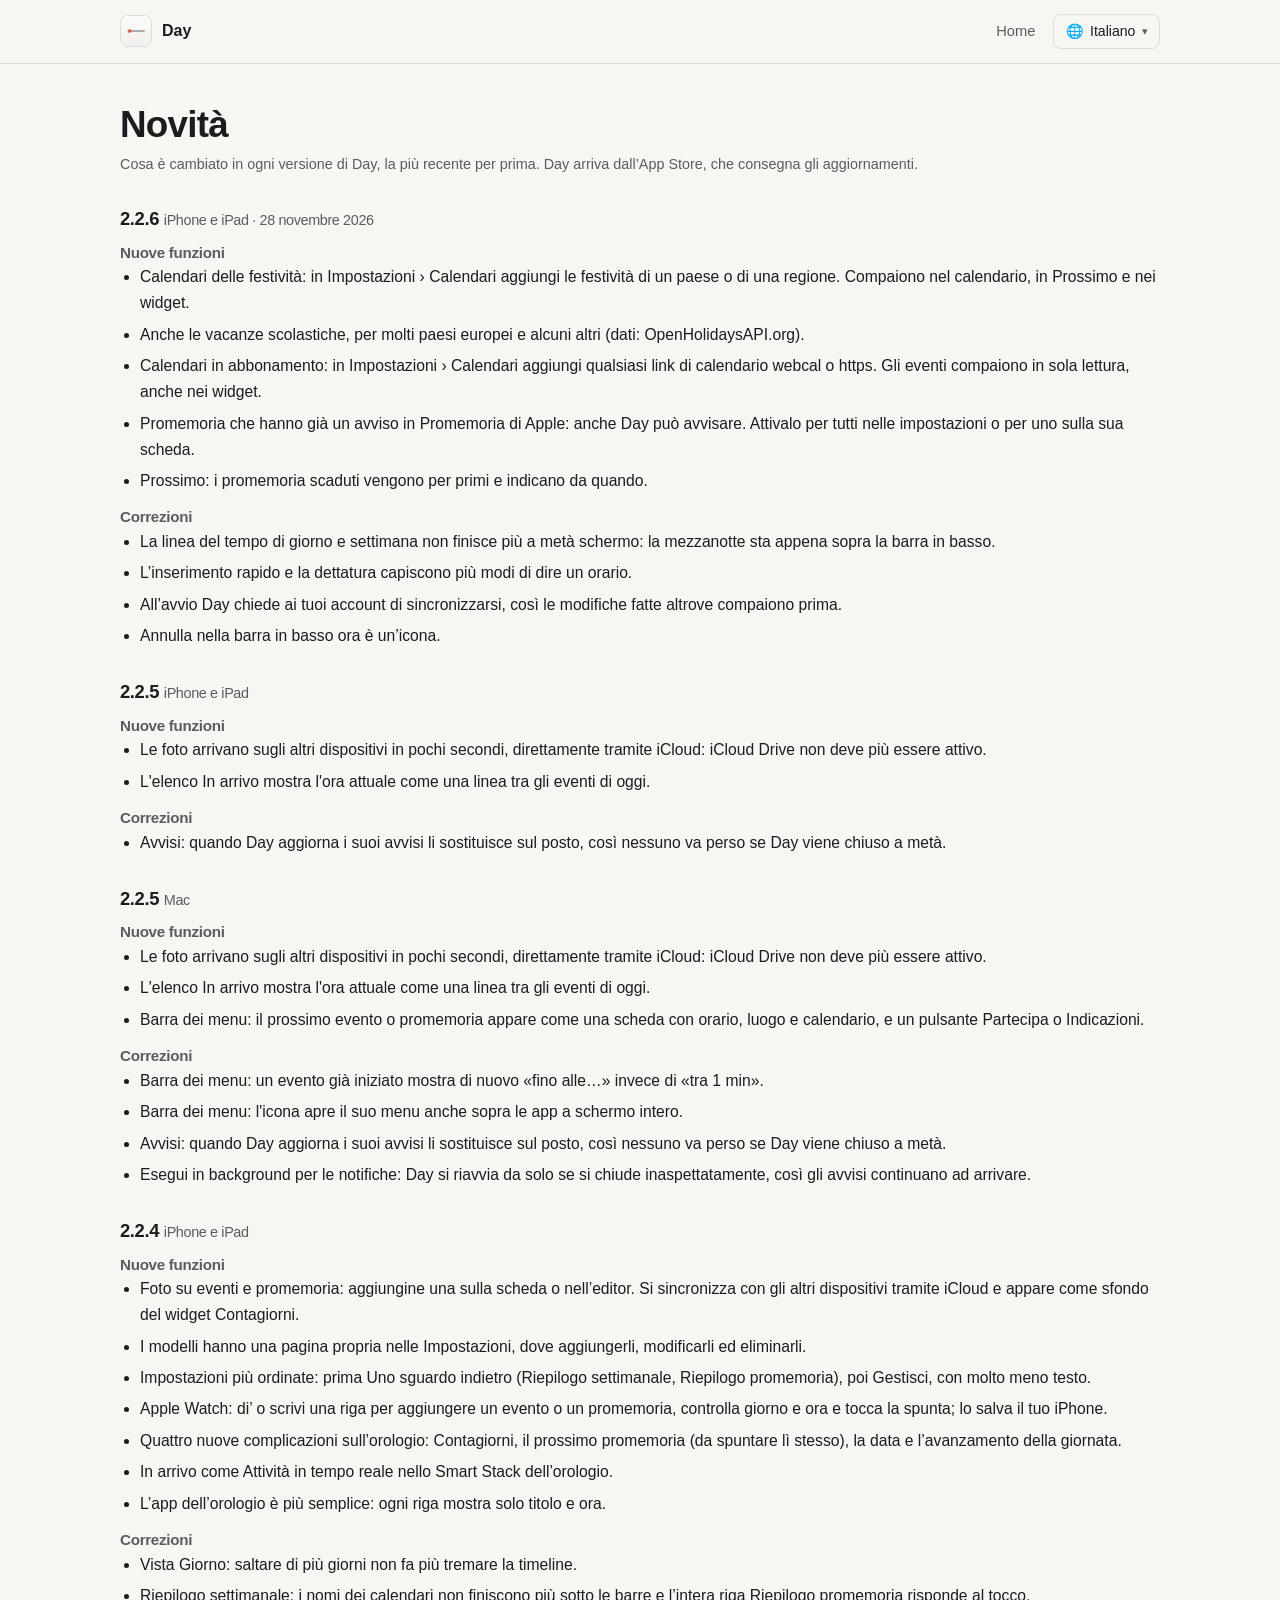
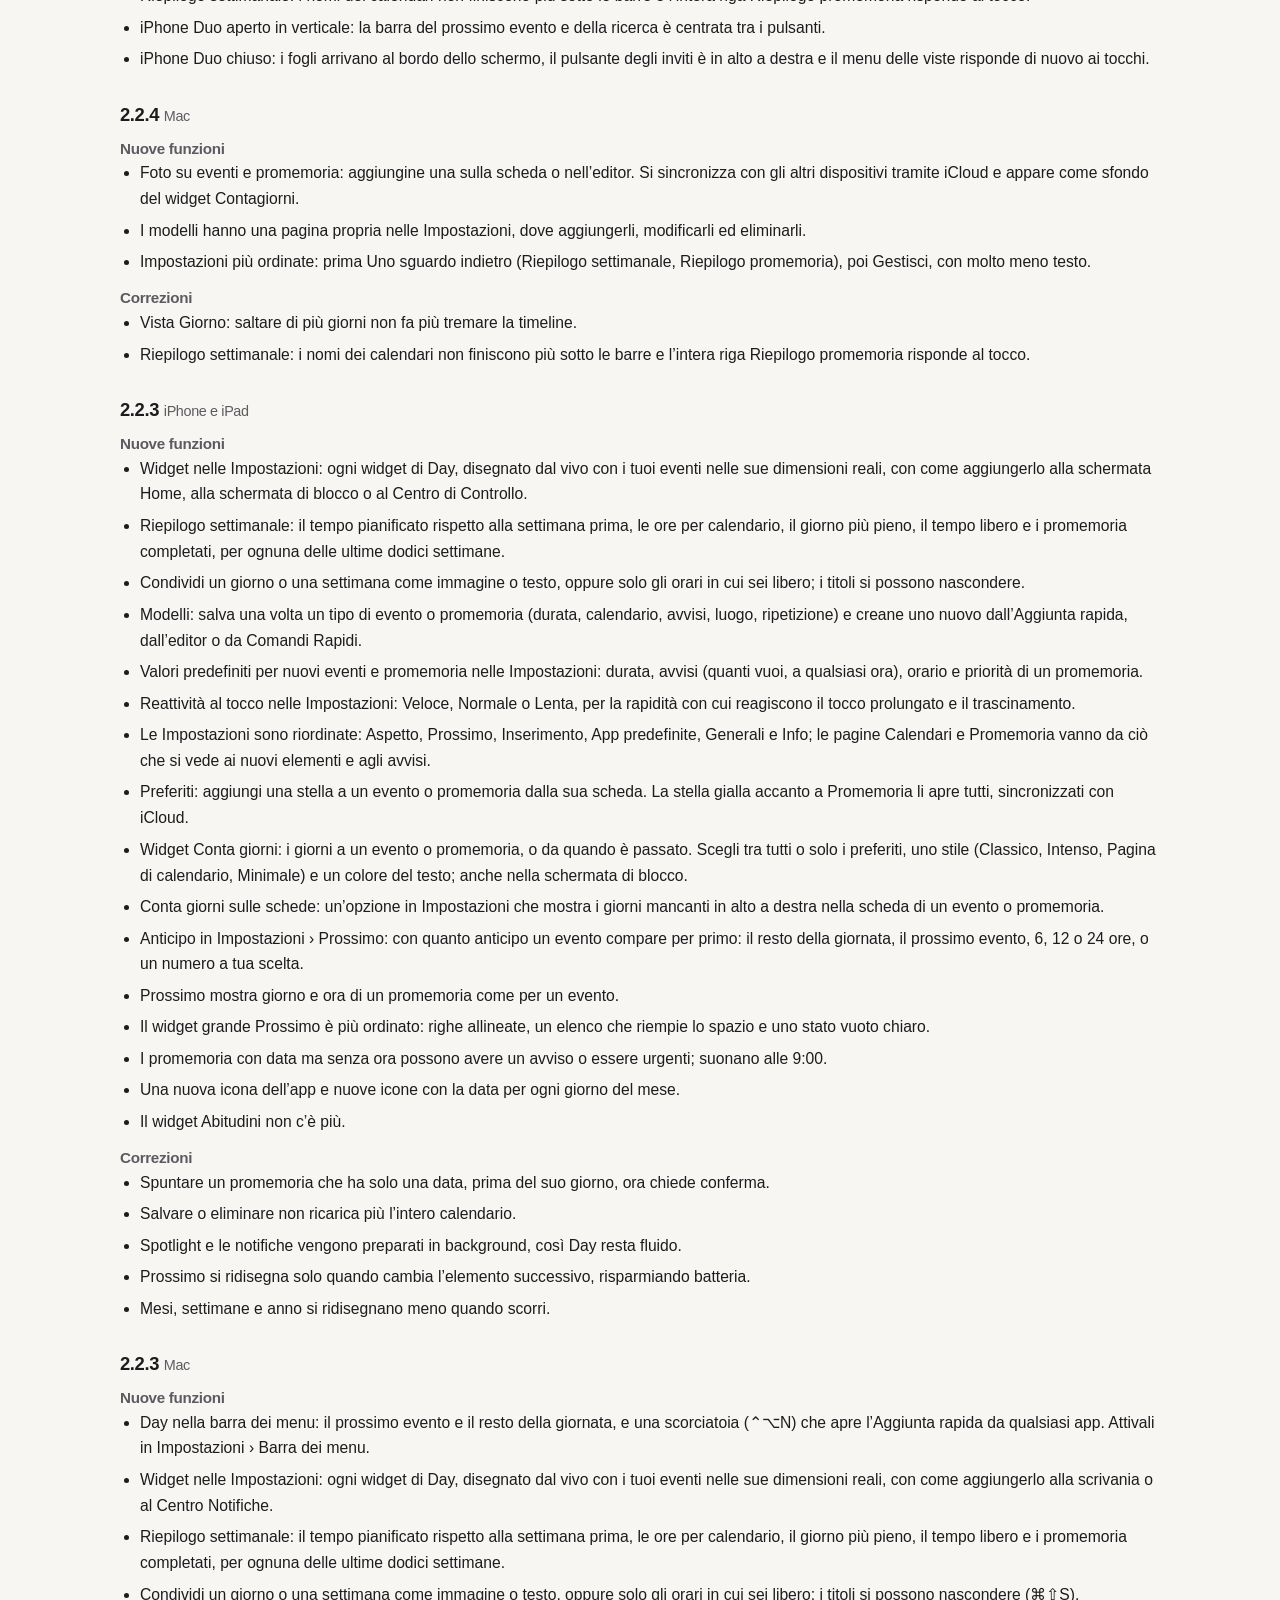
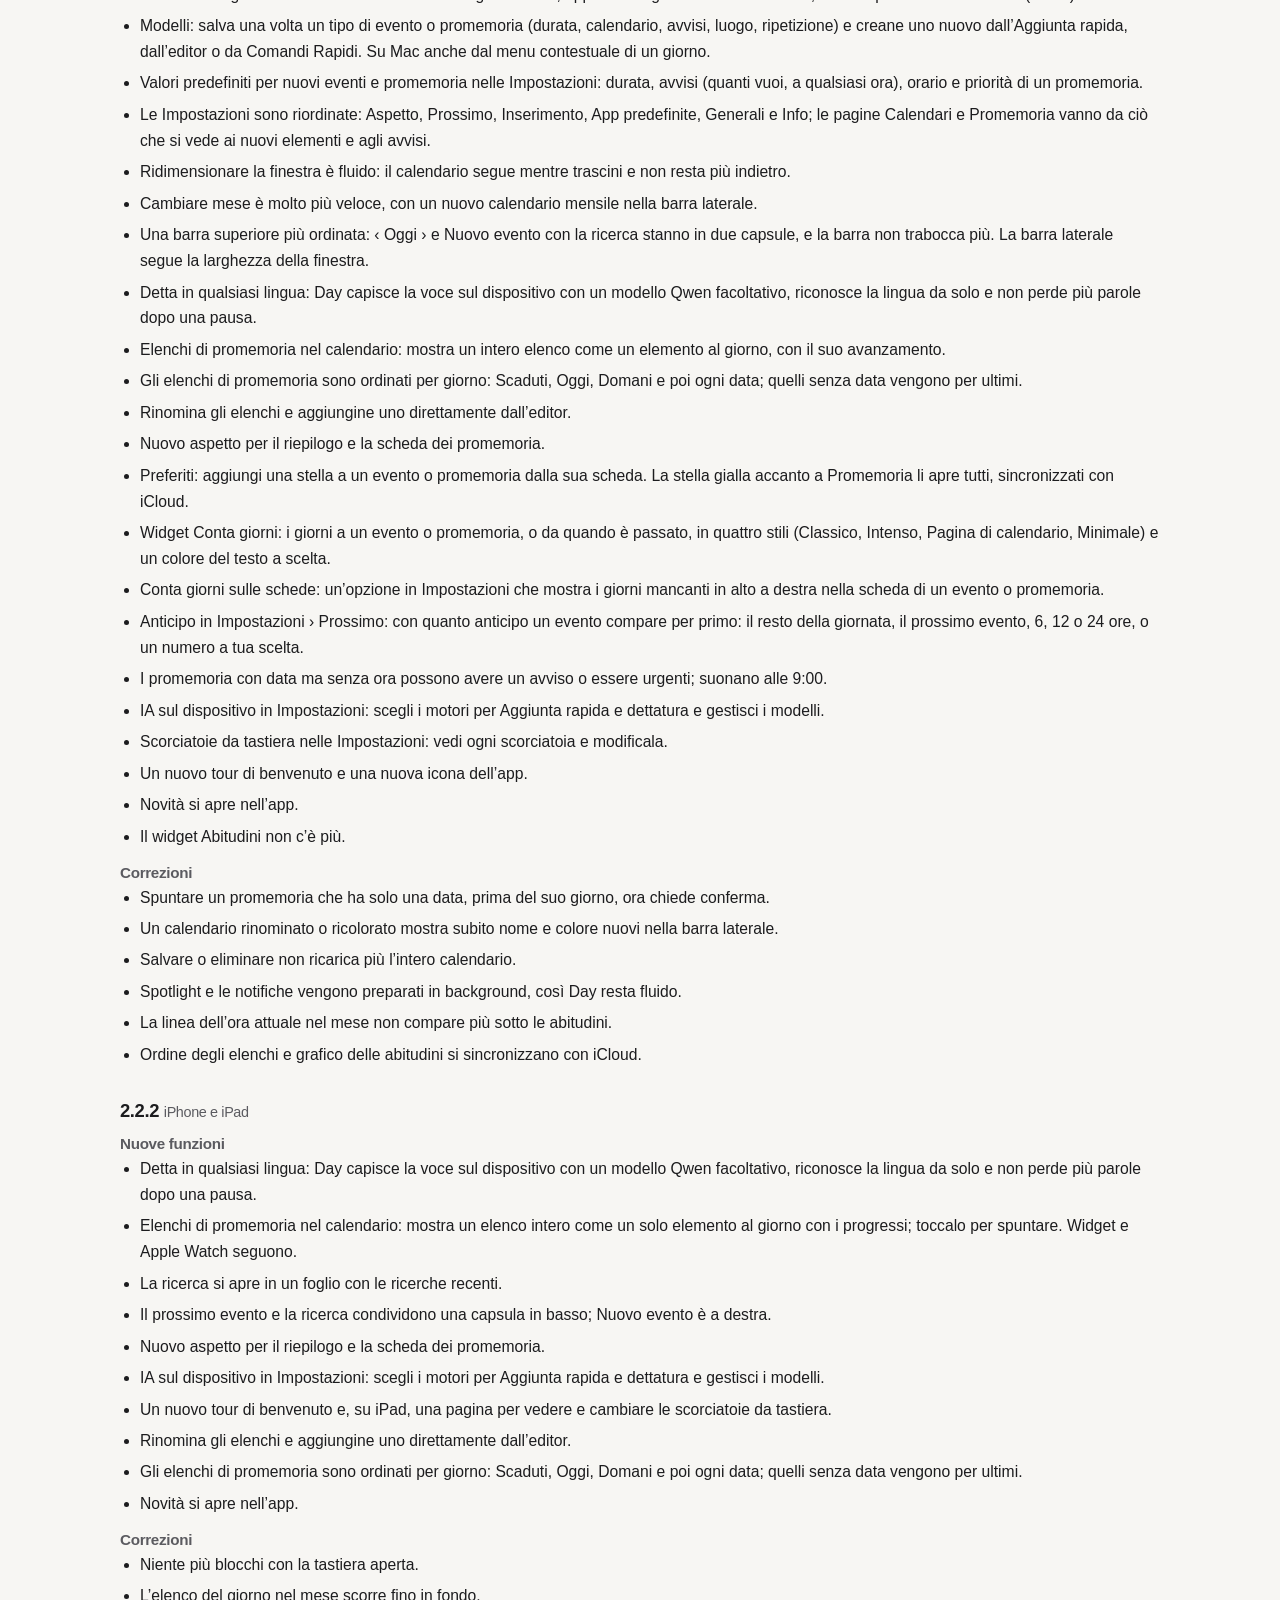
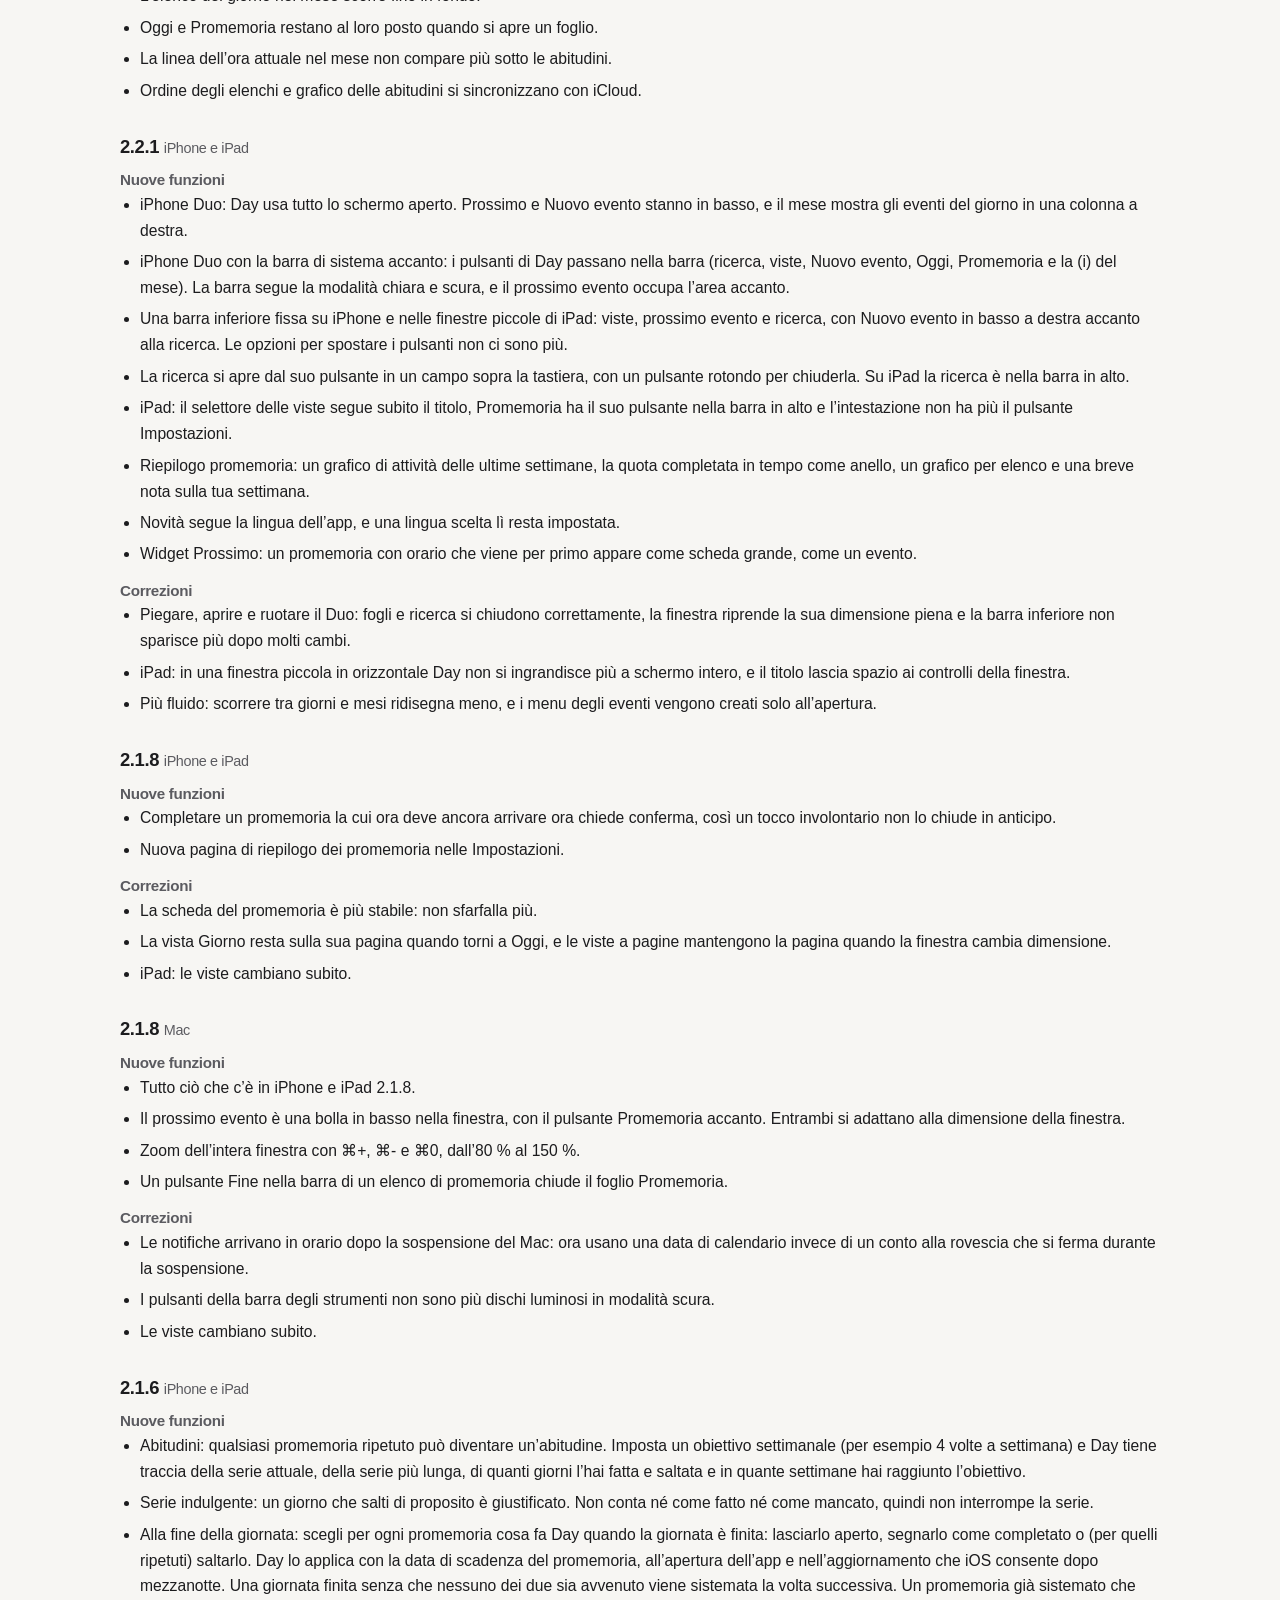
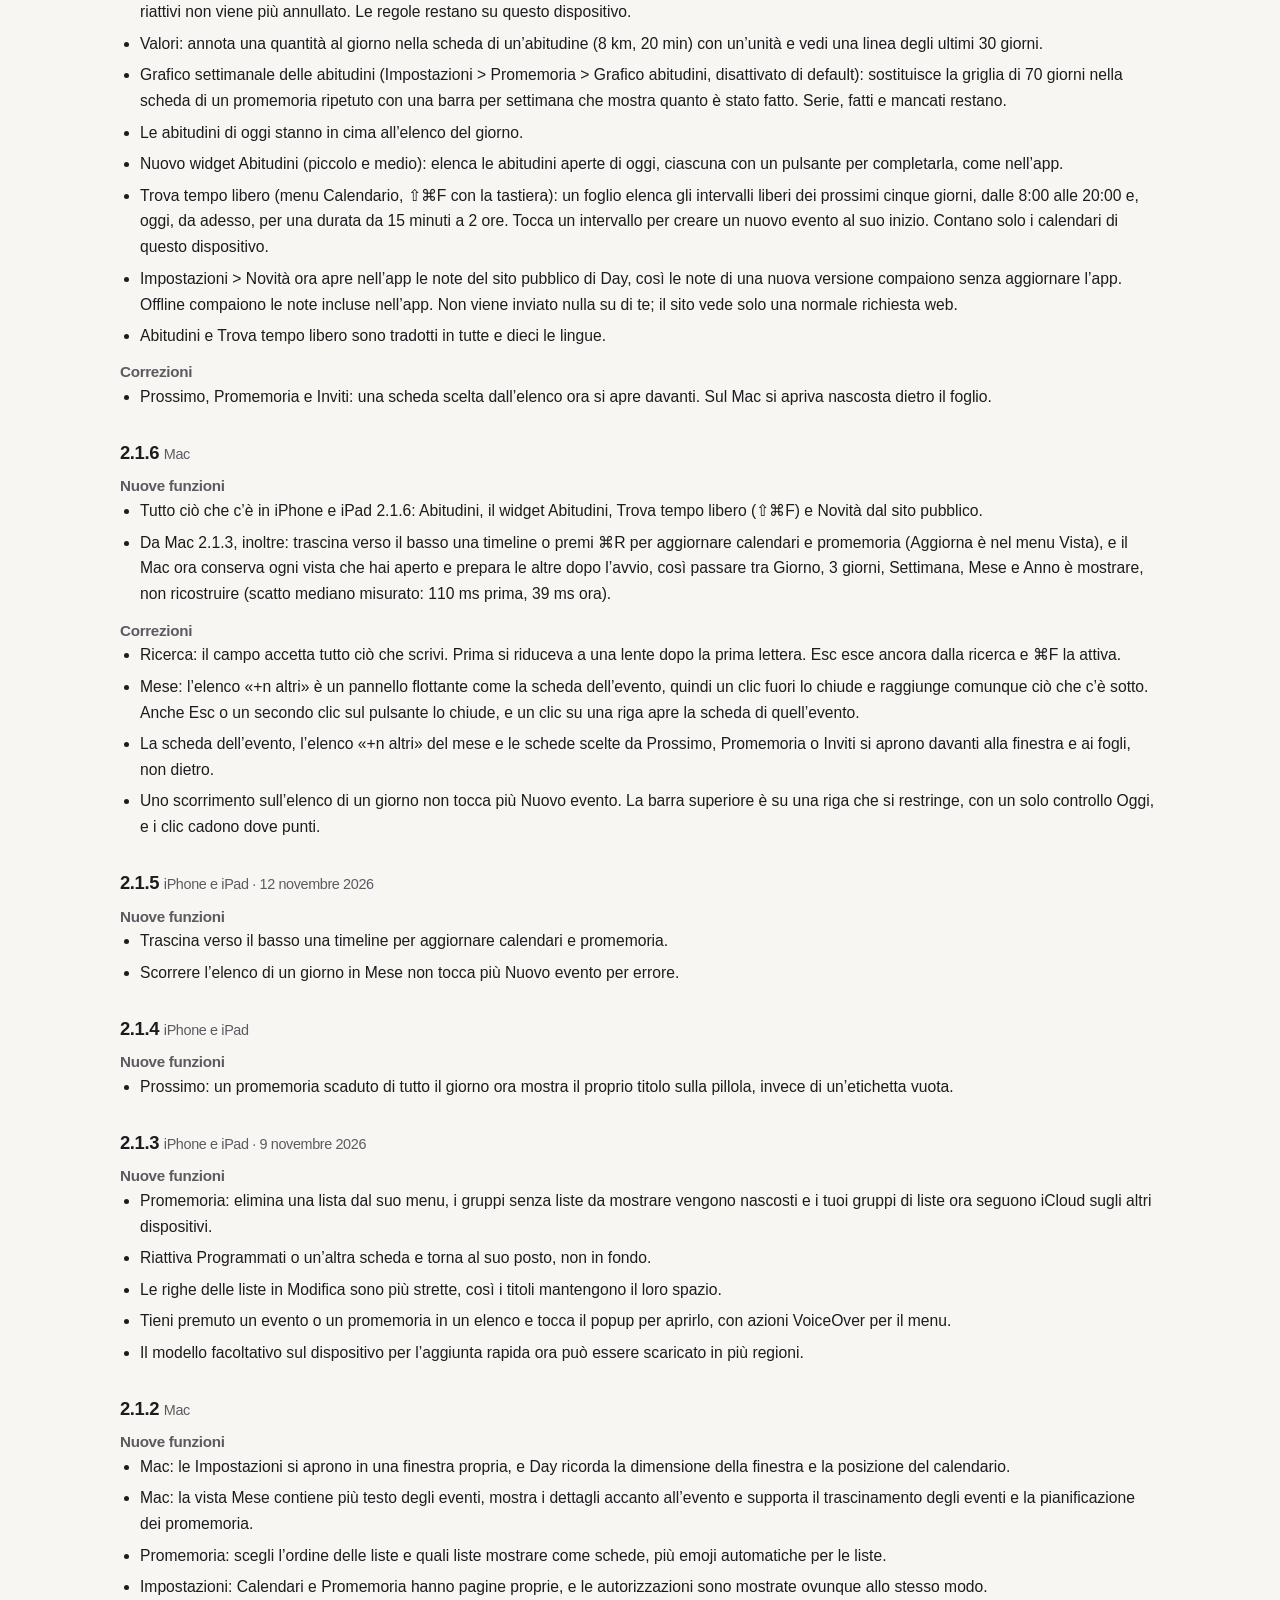
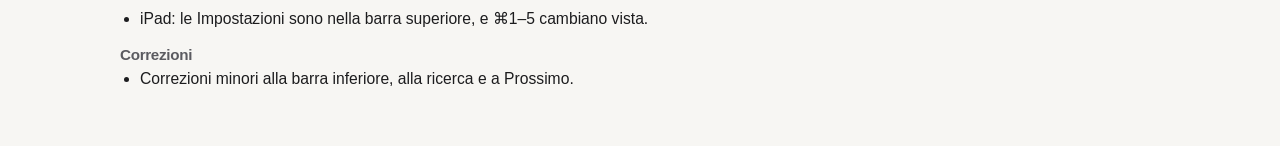
<file: changelog/it/index.html>
<!doctype html>
<html lang="it">
<head>
  <meta charset="utf-8">
  <meta name="viewport" content="width=device-width, initial-scale=1">
  <title>Novità — Day</title>
  <meta name="description" content="Cosa è cambiato in ogni versione di Day, la più recente per prima.">
  <meta name="color-scheme" content="light dark">
  <link rel="icon" href="../../images/icon.png">
  <link rel="stylesheet" href="../../site.css">
  <link rel="alternate" hreflang="en" href="https://enrzh.github.io/Day/changelog/">
  <link rel="alternate" hreflang="de" href="https://enrzh.github.io/Day/changelog/de/">
  <link rel="alternate" hreflang="es" href="https://enrzh.github.io/Day/changelog/es/">
  <link rel="alternate" hreflang="fr" href="https://enrzh.github.io/Day/changelog/fr/">
  <link rel="alternate" hreflang="it" href="https://enrzh.github.io/Day/changelog/it/">
  <link rel="alternate" hreflang="ja" href="https://enrzh.github.io/Day/changelog/ja/">
  <link rel="alternate" hreflang="ko" href="https://enrzh.github.io/Day/changelog/ko/">
  <link rel="alternate" hreflang="pt-BR" href="https://enrzh.github.io/Day/changelog/pt-BR/">
  <link rel="alternate" hreflang="zh-Hans" href="https://enrzh.github.io/Day/changelog/zh-Hans/">
  <link rel="alternate" hreflang="zh-Hant" href="https://enrzh.github.io/Day/changelog/zh-Hant/">
  <style>article { margin-top: 2rem; } article h2 { font-size: 1.35rem; margin-bottom: .4rem; } article h2 .meta { font-size: .9rem; font-weight: 400; color: var(--muted); } article h3 { font-size: .95rem; color: var(--muted); margin: .9rem 0 .2rem; } article ul { margin: 0; padding-left: 1.2rem; } article li { margin-bottom: .35rem; } .langs { display: flex; flex-wrap: wrap; align-items: center; gap: .3rem 1rem; margin: 0 0 1rem; font-size: .9rem; } .lang { position: relative; border: 0 !important; } .lang summary { padding: .3rem .7rem !important; font-weight: 400 !important; border: 1px solid var(--line) !important; } .lang summary:focus-visible { outline-offset: 2px; } .lang:first-of-type { border: 0 !important; } .lang .menu a { border: 0 !important; } .lang summary { list-style: none; cursor: pointer; display: inline-flex; align-items: center; gap: .4rem; border: 1px solid var(--line); border-radius: 8px; padding: .3rem .7rem; min-height: 2rem; font-size: .88rem; color: var(--ink); user-select: none; } .lang summary::-webkit-details-marker { display: none; } .lang summary::after { content: "▾"; font-size: .8em; color: var(--muted); } .lang summary:focus-visible { outline: 2px solid currentColor; outline-offset: 2px; } .lang .menu { position: absolute; right: 0; top: calc(100% + 6px); z-index: 10; min-width: 11rem; display: flex; flex-direction: column; padding: .3rem; background: var(--bg); border: 1px solid var(--line); border-radius: 10px; box-shadow: 0 8px 24px rgba(0,0,0,.18); } .bar nav .lang .menu a { display: block !important; color: var(--ink); padding: .5rem .7rem; border-radius: 6px; font-size: .92rem; } .bar nav .lang .menu a:hover { background: var(--line); color: var(--ink); } .bar nav .lang .menu a[aria-current] { font-weight: 650; } </style>
</head>
<body>
  <header class="top"><div class="wrap bar"><a class="brand" href="../../"><img src="../../images/icon.png" width="32" height="32" alt="">Day</a><nav><a href="../../">Home</a><details class="lang" id="lang"><summary aria-label="Language"><span aria-hidden="true">🌐</span> Italiano</summary><div class="menu"><a href="../" hreflang="en" lang="en" data-lang="en">English</a><a href="../de/" hreflang="de" lang="de" data-lang="de">Deutsch</a><a href="../es/" hreflang="es" lang="es" data-lang="es">Español</a><a href="../fr/" hreflang="fr" lang="fr" data-lang="fr">Français</a><a href="../it/" hreflang="it" lang="it" data-lang="it" aria-current="true">Italiano</a><a href="../ja/" hreflang="ja" lang="ja" data-lang="ja">日本語</a><a href="../ko/" hreflang="ko" lang="ko" data-lang="ko">한국어</a><a href="../pt-BR/" hreflang="pt-BR" lang="pt-BR" data-lang="pt-BR">Português</a><a href="../zh-Hans/" hreflang="zh-Hans" lang="zh-Hans" data-lang="zh-Hans">简体中文</a><a href="../zh-Hant/" hreflang="zh-Hant" lang="zh-Hant" data-lang="zh-Hant">繁體中文</a></div></details></nav></div></header>
  <main id="main" class="wrap doc">
    <h1>Novità</h1>
    <p class="meta">Cosa è cambiato in ogni versione di Day, la più recente per prima. Day arriva dall’App Store, che consegna gli aggiornamenti.</p>
    <article id="ios-2.2.6">
      <h2>2.2.6 <span class="meta">iPhone e iPad · 28 novembre 2026</span></h2>
      <h3>Nuove funzioni</h3><ul><li>Calendari delle festività: in Impostazioni › Calendari aggiungi le festività di un paese o di una regione. Compaiono nel calendario, in Prossimo e nei widget.</li><li>Anche le vacanze scolastiche, per molti paesi europei e alcuni altri (dati: OpenHolidaysAPI.org).</li><li>Calendari in abbonamento: in Impostazioni › Calendari aggiungi qualsiasi link di calendario webcal o https. Gli eventi compaiono in sola lettura, anche nei widget.</li><li>Promemoria che hanno già un avviso in Promemoria di Apple: anche Day può avvisare. Attivalo per tutti nelle impostazioni o per uno sulla sua scheda.</li><li>Prossimo: i promemoria scaduti vengono per primi e indicano da quando.</li></ul><h3>Correzioni</h3><ul><li>La linea del tempo di giorno e settimana non finisce più a metà schermo: la mezzanotte sta appena sopra la barra in basso.</li><li>L’inserimento rapido e la dettatura capiscono più modi di dire un orario.</li><li>All’avvio Day chiede ai tuoi account di sincronizzarsi, così le modifiche fatte altrove compaiono prima.</li><li>Annulla nella barra in basso ora è un’icona.</li></ul>
    </article>
    <article id="ios-2.2.5">
      <h2>2.2.5 <span class="meta">iPhone e iPad</span></h2>
      <h3>Nuove funzioni</h3><ul><li>Le foto arrivano sugli altri dispositivi in pochi secondi, direttamente tramite iCloud: iCloud Drive non deve più essere attivo.</li><li>L&#x27;elenco In arrivo mostra l&#x27;ora attuale come una linea tra gli eventi di oggi.</li></ul><h3>Correzioni</h3><ul><li>Avvisi: quando Day aggiorna i suoi avvisi li sostituisce sul posto, così nessuno va perso se Day viene chiuso a metà.</li></ul>
    </article>
    <article id="mac-2.2.5">
      <h2>2.2.5 <span class="meta">Mac</span></h2>
      <h3>Nuove funzioni</h3><ul><li>Le foto arrivano sugli altri dispositivi in pochi secondi, direttamente tramite iCloud: iCloud Drive non deve più essere attivo.</li><li>L&#x27;elenco In arrivo mostra l&#x27;ora attuale come una linea tra gli eventi di oggi.</li><li>Barra dei menu: il prossimo evento o promemoria appare come una scheda con orario, luogo e calendario, e un pulsante Partecipa o Indicazioni.</li></ul><h3>Correzioni</h3><ul><li>Barra dei menu: un evento già iniziato mostra di nuovo «fino alle…» invece di «tra 1 min».</li><li>Barra dei menu: l&#x27;icona apre il suo menu anche sopra le app a schermo intero.</li><li>Avvisi: quando Day aggiorna i suoi avvisi li sostituisce sul posto, così nessuno va perso se Day viene chiuso a metà.</li><li>Esegui in background per le notifiche: Day si riavvia da solo se si chiude inaspettatamente, così gli avvisi continuano ad arrivare.</li></ul>
    </article>
    <article id="ios-2.2.4">
      <h2>2.2.4 <span class="meta">iPhone e iPad</span></h2>
      <h3>Nuove funzioni</h3><ul><li>Foto su eventi e promemoria: aggiungine una sulla scheda o nell’editor. Si sincronizza con gli altri dispositivi tramite iCloud e appare come sfondo del widget Contagiorni.</li><li>I modelli hanno una pagina propria nelle Impostazioni, dove aggiungerli, modificarli ed eliminarli.</li><li>Impostazioni più ordinate: prima Uno sguardo indietro (Riepilogo settimanale, Riepilogo promemoria), poi Gestisci, con molto meno testo.</li><li>Apple Watch: di’ o scrivi una riga per aggiungere un evento o un promemoria, controlla giorno e ora e tocca la spunta; lo salva il tuo iPhone.</li><li>Quattro nuove complicazioni sull’orologio: Contagiorni, il prossimo promemoria (da spuntare lì stesso), la data e l’avanzamento della giornata.</li><li>In arrivo come Attività in tempo reale nello Smart Stack dell’orologio.</li><li>L’app dell’orologio è più semplice: ogni riga mostra solo titolo e ora.</li></ul><h3>Correzioni</h3><ul><li>Vista Giorno: saltare di più giorni non fa più tremare la timeline.</li><li>Riepilogo settimanale: i nomi dei calendari non finiscono più sotto le barre e l’intera riga Riepilogo promemoria risponde al tocco.</li><li>iPhone Duo aperto in verticale: la barra del prossimo evento e della ricerca è centrata tra i pulsanti.</li><li>iPhone Duo chiuso: i fogli arrivano al bordo dello schermo, il pulsante degli inviti è in alto a destra e il menu delle viste risponde di nuovo ai tocchi.</li></ul>
    </article>
    <article id="mac-2.2.4">
      <h2>2.2.4 <span class="meta">Mac</span></h2>
      <h3>Nuove funzioni</h3><ul><li>Foto su eventi e promemoria: aggiungine una sulla scheda o nell’editor. Si sincronizza con gli altri dispositivi tramite iCloud e appare come sfondo del widget Contagiorni.</li><li>I modelli hanno una pagina propria nelle Impostazioni, dove aggiungerli, modificarli ed eliminarli.</li><li>Impostazioni più ordinate: prima Uno sguardo indietro (Riepilogo settimanale, Riepilogo promemoria), poi Gestisci, con molto meno testo.</li></ul><h3>Correzioni</h3><ul><li>Vista Giorno: saltare di più giorni non fa più tremare la timeline.</li><li>Riepilogo settimanale: i nomi dei calendari non finiscono più sotto le barre e l’intera riga Riepilogo promemoria risponde al tocco.</li></ul>
    </article>
    <article id="ios-2.2.3">
      <h2>2.2.3 <span class="meta">iPhone e iPad</span></h2>
      <h3>Nuove funzioni</h3><ul><li>Widget nelle Impostazioni: ogni widget di Day, disegnato dal vivo con i tuoi eventi nelle sue dimensioni reali, con come aggiungerlo alla schermata Home, alla schermata di blocco o al Centro di Controllo.</li><li>Riepilogo settimanale: il tempo pianificato rispetto alla settimana prima, le ore per calendario, il giorno più pieno, il tempo libero e i promemoria completati, per ognuna delle ultime dodici settimane.</li><li>Condividi un giorno o una settimana come immagine o testo, oppure solo gli orari in cui sei libero; i titoli si possono nascondere.</li><li>Modelli: salva una volta un tipo di evento o promemoria (durata, calendario, avvisi, luogo, ripetizione) e creane uno nuovo dall’Aggiunta rapida, dall’editor o da Comandi Rapidi.</li><li>Valori predefiniti per nuovi eventi e promemoria nelle Impostazioni: durata, avvisi (quanti vuoi, a qualsiasi ora), orario e priorità di un promemoria.</li><li>Reattività al tocco nelle Impostazioni: Veloce, Normale o Lenta, per la rapidità con cui reagiscono il tocco prolungato e il trascinamento.</li><li>Le Impostazioni sono riordinate: Aspetto, Prossimo, Inserimento, App predefinite, Generali e Info; le pagine Calendari e Promemoria vanno da ciò che si vede ai nuovi elementi e agli avvisi.</li><li>Preferiti: aggiungi una stella a un evento o promemoria dalla sua scheda. La stella gialla accanto a Promemoria li apre tutti, sincronizzati con iCloud.</li><li>Widget Conta giorni: i giorni a un evento o promemoria, o da quando è passato. Scegli tra tutti o solo i preferiti, uno stile (Classico, Intenso, Pagina di calendario, Minimale) e un colore del testo; anche nella schermata di blocco.</li><li>Conta giorni sulle schede: un’opzione in Impostazioni che mostra i giorni mancanti in alto a destra nella scheda di un evento o promemoria.</li><li>Anticipo in Impostazioni › Prossimo: con quanto anticipo un evento compare per primo: il resto della giornata, il prossimo evento, 6, 12 o 24 ore, o un numero a tua scelta.</li><li>Prossimo mostra giorno e ora di un promemoria come per un evento.</li><li>Il widget grande Prossimo è più ordinato: righe allineate, un elenco che riempie lo spazio e uno stato vuoto chiaro.</li><li>I promemoria con data ma senza ora possono avere un avviso o essere urgenti; suonano alle 9:00.</li><li>Una nuova icona dell’app e nuove icone con la data per ogni giorno del mese.</li><li>Il widget Abitudini non c’è più.</li></ul><h3>Correzioni</h3><ul><li>Spuntare un promemoria che ha solo una data, prima del suo giorno, ora chiede conferma.</li><li>Salvare o eliminare non ricarica più l’intero calendario.</li><li>Spotlight e le notifiche vengono preparati in background, così Day resta fluido.</li><li>Prossimo si ridisegna solo quando cambia l’elemento successivo, risparmiando batteria.</li><li>Mesi, settimane e anno si ridisegnano meno quando scorri.</li></ul>
    </article>
    <article id="mac-2.2.3">
      <h2>2.2.3 <span class="meta">Mac</span></h2>
      <h3>Nuove funzioni</h3><ul><li>Day nella barra dei menu: il prossimo evento e il resto della giornata, e una scorciatoia (⌃⌥N) che apre l’Aggiunta rapida da qualsiasi app. Attivali in Impostazioni › Barra dei menu.</li><li>Widget nelle Impostazioni: ogni widget di Day, disegnato dal vivo con i tuoi eventi nelle sue dimensioni reali, con come aggiungerlo alla scrivania o al Centro Notifiche.</li><li>Riepilogo settimanale: il tempo pianificato rispetto alla settimana prima, le ore per calendario, il giorno più pieno, il tempo libero e i promemoria completati, per ognuna delle ultime dodici settimane.</li><li>Condividi un giorno o una settimana come immagine o testo, oppure solo gli orari in cui sei libero; i titoli si possono nascondere (⌘⇧S).</li><li>Modelli: salva una volta un tipo di evento o promemoria (durata, calendario, avvisi, luogo, ripetizione) e creane uno nuovo dall’Aggiunta rapida, dall’editor o da Comandi Rapidi. Su Mac anche dal menu contestuale di un giorno.</li><li>Valori predefiniti per nuovi eventi e promemoria nelle Impostazioni: durata, avvisi (quanti vuoi, a qualsiasi ora), orario e priorità di un promemoria.</li><li>Le Impostazioni sono riordinate: Aspetto, Prossimo, Inserimento, App predefinite, Generali e Info; le pagine Calendari e Promemoria vanno da ciò che si vede ai nuovi elementi e agli avvisi.</li><li>Ridimensionare la finestra è fluido: il calendario segue mentre trascini e non resta più indietro.</li><li>Cambiare mese è molto più veloce, con un nuovo calendario mensile nella barra laterale.</li><li>Una barra superiore più ordinata: ‹ Oggi › e Nuovo evento con la ricerca stanno in due capsule, e la barra non trabocca più. La barra laterale segue la larghezza della finestra.</li><li>Detta in qualsiasi lingua: Day capisce la voce sul dispositivo con un modello Qwen facoltativo, riconosce la lingua da solo e non perde più parole dopo una pausa.</li><li>Elenchi di promemoria nel calendario: mostra un intero elenco come un elemento al giorno, con il suo avanzamento.</li><li>Gli elenchi di promemoria sono ordinati per giorno: Scaduti, Oggi, Domani e poi ogni data; quelli senza data vengono per ultimi.</li><li>Rinomina gli elenchi e aggiungine uno direttamente dall’editor.</li><li>Nuovo aspetto per il riepilogo e la scheda dei promemoria.</li><li>Preferiti: aggiungi una stella a un evento o promemoria dalla sua scheda. La stella gialla accanto a Promemoria li apre tutti, sincronizzati con iCloud.</li><li>Widget Conta giorni: i giorni a un evento o promemoria, o da quando è passato, in quattro stili (Classico, Intenso, Pagina di calendario, Minimale) e un colore del testo a scelta.</li><li>Conta giorni sulle schede: un’opzione in Impostazioni che mostra i giorni mancanti in alto a destra nella scheda di un evento o promemoria.</li><li>Anticipo in Impostazioni › Prossimo: con quanto anticipo un evento compare per primo: il resto della giornata, il prossimo evento, 6, 12 o 24 ore, o un numero a tua scelta.</li><li>I promemoria con data ma senza ora possono avere un avviso o essere urgenti; suonano alle 9:00.</li><li>IA sul dispositivo in Impostazioni: scegli i motori per Aggiunta rapida e dettatura e gestisci i modelli.</li><li>Scorciatoie da tastiera nelle Impostazioni: vedi ogni scorciatoia e modificala.</li><li>Un nuovo tour di benvenuto e una nuova icona dell’app.</li><li>Novità si apre nell’app.</li><li>Il widget Abitudini non c’è più.</li></ul><h3>Correzioni</h3><ul><li>Spuntare un promemoria che ha solo una data, prima del suo giorno, ora chiede conferma.</li><li>Un calendario rinominato o ricolorato mostra subito nome e colore nuovi nella barra laterale.</li><li>Salvare o eliminare non ricarica più l’intero calendario.</li><li>Spotlight e le notifiche vengono preparati in background, così Day resta fluido.</li><li>La linea dell’ora attuale nel mese non compare più sotto le abitudini.</li><li>Ordine degli elenchi e grafico delle abitudini si sincronizzano con iCloud.</li></ul>
    </article>
    <article id="ios-2.2.2">
      <h2>2.2.2 <span class="meta">iPhone e iPad</span></h2>
      <h3>Nuove funzioni</h3><ul><li>Detta in qualsiasi lingua: Day capisce la voce sul dispositivo con un modello Qwen facoltativo, riconosce la lingua da solo e non perde più parole dopo una pausa.</li><li>Elenchi di promemoria nel calendario: mostra un elenco intero come un solo elemento al giorno con i progressi; toccalo per spuntare. Widget e Apple Watch seguono.</li><li>La ricerca si apre in un foglio con le ricerche recenti.</li><li>Il prossimo evento e la ricerca condividono una capsula in basso; Nuovo evento è a destra.</li><li>Nuovo aspetto per il riepilogo e la scheda dei promemoria.</li><li>IA sul dispositivo in Impostazioni: scegli i motori per Aggiunta rapida e dettatura e gestisci i modelli.</li><li>Un nuovo tour di benvenuto e, su iPad, una pagina per vedere e cambiare le scorciatoie da tastiera.</li><li>Rinomina gli elenchi e aggiungine uno direttamente dall’editor.</li><li>Gli elenchi di promemoria sono ordinati per giorno: Scaduti, Oggi, Domani e poi ogni data; quelli senza data vengono per ultimi.</li><li>Novità si apre nell’app.</li></ul><h3>Correzioni</h3><ul><li>Niente più blocchi con la tastiera aperta.</li><li>L’elenco del giorno nel mese scorre fino in fondo.</li><li>Oggi e Promemoria restano al loro posto quando si apre un foglio.</li><li>La linea dell’ora attuale nel mese non compare più sotto le abitudini.</li><li>Ordine degli elenchi e grafico delle abitudini si sincronizzano con iCloud.</li></ul>
    </article>
    <article id="ios-2.2.1">
      <h2>2.2.1 <span class="meta">iPhone e iPad</span></h2>
      <h3>Nuove funzioni</h3><ul><li>iPhone Duo: Day usa tutto lo schermo aperto. Prossimo e Nuovo evento stanno in basso, e il mese mostra gli eventi del giorno in una colonna a destra.</li><li>iPhone Duo con la barra di sistema accanto: i pulsanti di Day passano nella barra (ricerca, viste, Nuovo evento, Oggi, Promemoria e la (i) del mese). La barra segue la modalità chiara e scura, e il prossimo evento occupa l’area accanto.</li><li>Una barra inferiore fissa su iPhone e nelle finestre piccole di iPad: viste, prossimo evento e ricerca, con Nuovo evento in basso a destra accanto alla ricerca. Le opzioni per spostare i pulsanti non ci sono più.</li><li>La ricerca si apre dal suo pulsante in un campo sopra la tastiera, con un pulsante rotondo per chiuderla. Su iPad la ricerca è nella barra in alto.</li><li>iPad: il selettore delle viste segue subito il titolo, Promemoria ha il suo pulsante nella barra in alto e l’intestazione non ha più il pulsante Impostazioni.</li><li>Riepilogo promemoria: un grafico di attività delle ultime settimane, la quota completata in tempo come anello, un grafico per elenco e una breve nota sulla tua settimana.</li><li>Novità segue la lingua dell’app, e una lingua scelta lì resta impostata.</li><li>Widget Prossimo: un promemoria con orario che viene per primo appare come scheda grande, come un evento.</li></ul><h3>Correzioni</h3><ul><li>Piegare, aprire e ruotare il Duo: fogli e ricerca si chiudono correttamente, la finestra riprende la sua dimensione piena e la barra inferiore non sparisce più dopo molti cambi.</li><li>iPad: in una finestra piccola in orizzontale Day non si ingrandisce più a schermo intero, e il titolo lascia spazio ai controlli della finestra.</li><li>Più fluido: scorrere tra giorni e mesi ridisegna meno, e i menu degli eventi vengono creati solo all’apertura.</li></ul>
    </article>
    <article id="ios-2.1.8">
      <h2>2.1.8 <span class="meta">iPhone e iPad</span></h2>
      <h3>Nuove funzioni</h3><ul><li>Completare un promemoria la cui ora deve ancora arrivare ora chiede conferma, così un tocco involontario non lo chiude in anticipo.</li><li>Nuova pagina di riepilogo dei promemoria nelle Impostazioni.</li></ul><h3>Correzioni</h3><ul><li>La scheda del promemoria è più stabile: non sfarfalla più.</li><li>La vista Giorno resta sulla sua pagina quando torni a Oggi, e le viste a pagine mantengono la pagina quando la finestra cambia dimensione.</li><li>iPad: le viste cambiano subito.</li></ul>
    </article>
    <article id="mac-2.1.8">
      <h2>2.1.8 <span class="meta">Mac</span></h2>
      <h3>Nuove funzioni</h3><ul><li>Tutto ciò che c’è in iPhone e iPad 2.1.8.</li><li>Il prossimo evento è una bolla in basso nella finestra, con il pulsante Promemoria accanto. Entrambi si adattano alla dimensione della finestra.</li><li>Zoom dell’intera finestra con ⌘+, ⌘- e ⌘0, dall’80 % al 150 %.</li><li>Un pulsante Fine nella barra di un elenco di promemoria chiude il foglio Promemoria.</li></ul><h3>Correzioni</h3><ul><li>Le notifiche arrivano in orario dopo la sospensione del Mac: ora usano una data di calendario invece di un conto alla rovescia che si ferma durante la sospensione.</li><li>I pulsanti della barra degli strumenti non sono più dischi luminosi in modalità scura.</li><li>Le viste cambiano subito.</li></ul>
    </article>
    <article id="ios-2.1.6">
      <h2>2.1.6 <span class="meta">iPhone e iPad</span></h2>
      <h3>Nuove funzioni</h3><ul><li>Abitudini: qualsiasi promemoria ripetuto può diventare un’abitudine. Imposta un obiettivo settimanale (per esempio 4 volte a settimana) e Day tiene traccia della serie attuale, della serie più lunga, di quanti giorni l’hai fatta e saltata e in quante settimane hai raggiunto l’obiettivo.</li><li>Serie indulgente: un giorno che salti di proposito è giustificato. Non conta né come fatto né come mancato, quindi non interrompe la serie.</li><li>Alla fine della giornata: scegli per ogni promemoria cosa fa Day quando la giornata è finita: lasciarlo aperto, segnarlo come completato o (per quelli ripetuti) saltarlo. Day lo applica con la data di scadenza del promemoria, all’apertura dell’app e nell’aggiornamento che iOS consente dopo mezzanotte. Una giornata finita senza che nessuno dei due sia avvenuto viene sistemata la volta successiva. Un promemoria già sistemato che riattivi non viene più annullato. Le regole restano su questo dispositivo.</li><li>Valori: annota una quantità al giorno nella scheda di un’abitudine (8 km, 20 min) con un’unità e vedi una linea degli ultimi 30 giorni.</li><li>Grafico settimanale delle abitudini (Impostazioni &gt; Promemoria &gt; Grafico abitudini, disattivato di default): sostituisce la griglia di 70 giorni nella scheda di un promemoria ripetuto con una barra per settimana che mostra quanto è stato fatto. Serie, fatti e mancati restano.</li><li>Le abitudini di oggi stanno in cima all’elenco del giorno.</li><li>Nuovo widget Abitudini (piccolo e medio): elenca le abitudini aperte di oggi, ciascuna con un pulsante per completarla, come nell’app.</li><li>Trova tempo libero (menu Calendario, ⇧⌘F con la tastiera): un foglio elenca gli intervalli liberi dei prossimi cinque giorni, dalle 8:00 alle 20:00 e, oggi, da adesso, per una durata da 15 minuti a 2 ore. Tocca un intervallo per creare un nuovo evento al suo inizio. Contano solo i calendari di questo dispositivo.</li><li>Impostazioni &gt; Novità ora apre nell’app le note del sito pubblico di Day, così le note di una nuova versione compaiono senza aggiornare l’app. Offline compaiono le note incluse nell’app. Non viene inviato nulla su di te; il sito vede solo una normale richiesta web.</li><li>Abitudini e Trova tempo libero sono tradotti in tutte e dieci le lingue.</li></ul><h3>Correzioni</h3><ul><li>Prossimo, Promemoria e Inviti: una scheda scelta dall’elenco ora si apre davanti. Sul Mac si apriva nascosta dietro il foglio.</li></ul>
    </article>
    <article id="mac-2.1.6">
      <h2>2.1.6 <span class="meta">Mac</span></h2>
      <h3>Nuove funzioni</h3><ul><li>Tutto ciò che c’è in iPhone e iPad 2.1.6: Abitudini, il widget Abitudini, Trova tempo libero (⇧⌘F) e Novità dal sito pubblico.</li><li>Da Mac 2.1.3, inoltre: trascina verso il basso una timeline o premi ⌘R per aggiornare calendari e promemoria (Aggiorna è nel menu Vista), e il Mac ora conserva ogni vista che hai aperto e prepara le altre dopo l’avvio, così passare tra Giorno, 3 giorni, Settimana, Mese e Anno è mostrare, non ricostruire (scatto mediano misurato: 110 ms prima, 39 ms ora).</li></ul><h3>Correzioni</h3><ul><li>Ricerca: il campo accetta tutto ciò che scrivi. Prima si riduceva a una lente dopo la prima lettera. Esc esce ancora dalla ricerca e ⌘F la attiva.</li><li>Mese: l’elenco «+n altri» è un pannello flottante come la scheda dell’evento, quindi un clic fuori lo chiude e raggiunge comunque ciò che c’è sotto. Anche Esc o un secondo clic sul pulsante lo chiude, e un clic su una riga apre la scheda di quell’evento.</li><li>La scheda dell’evento, l’elenco «+n altri» del mese e le schede scelte da Prossimo, Promemoria o Inviti si aprono davanti alla finestra e ai fogli, non dietro.</li><li>Uno scorrimento sull’elenco di un giorno non tocca più Nuovo evento. La barra superiore è su una riga che si restringe, con un solo controllo Oggi, e i clic cadono dove punti.</li></ul>
    </article>
    <article id="ios-2.1.5">
      <h2>2.1.5 <span class="meta">iPhone e iPad · 12 novembre 2026</span></h2>
      <h3>Nuove funzioni</h3><ul><li>Trascina verso il basso una timeline per aggiornare calendari e promemoria.</li><li>Scorrere l’elenco di un giorno in Mese non tocca più Nuovo evento per errore.</li></ul>
    </article>
    <article id="ios-2.1.4">
      <h2>2.1.4 <span class="meta">iPhone e iPad</span></h2>
      <h3>Nuove funzioni</h3><ul><li>Prossimo: un promemoria scaduto di tutto il giorno ora mostra il proprio titolo sulla pillola, invece di un’etichetta vuota.</li></ul>
    </article>
    <article id="ios-2.1.3">
      <h2>2.1.3 <span class="meta">iPhone e iPad · 9 novembre 2026</span></h2>
      <h3>Nuove funzioni</h3><ul><li>Promemoria: elimina una lista dal suo menu, i gruppi senza liste da mostrare vengono nascosti e i tuoi gruppi di liste ora seguono iCloud sugli altri dispositivi.</li><li>Riattiva Programmati o un’altra scheda e torna al suo posto, non in fondo.</li><li>Le righe delle liste in Modifica sono più strette, così i titoli mantengono il loro spazio.</li><li>Tieni premuto un evento o un promemoria in un elenco e tocca il popup per aprirlo, con azioni VoiceOver per il menu.</li><li>Il modello facoltativo sul dispositivo per l’aggiunta rapida ora può essere scaricato in più regioni.</li></ul>
    </article>
    <article id="mac-2.1.2">
      <h2>2.1.2 <span class="meta">Mac</span></h2>
      <h3>Nuove funzioni</h3><ul><li>Mac: le Impostazioni si aprono in una finestra propria, e Day ricorda la dimensione della finestra e la posizione del calendario.</li><li>Mac: la vista Mese contiene più testo degli eventi, mostra i dettagli accanto all’evento e supporta il trascinamento degli eventi e la pianificazione dei promemoria.</li><li>Promemoria: scegli l’ordine delle liste e quali liste mostrare come schede, più emoji automatiche per le liste.</li><li>Impostazioni: Calendari e Promemoria hanno pagine proprie, e le autorizzazioni sono mostrate ovunque allo stesso modo.</li><li>iPad: le Impostazioni sono nella barra superiore, e ⌘1–5 cambiano vista.</li></ul><h3>Correzioni</h3><ul><li>Correzioni minori alla barra inferiore, alla ricerca e a Prossimo.</li></ul>
    </article>
  </main>
  <script>(function(){var K='dayLang',d=document.getElementById('lang');if(!d)return;
var links=d.querySelectorAll('a[data-lang]');
if(/[?&]app=1(&|$)/.test(location.search)){for(var i=0;i<links.length;i++){links[i].href+='?app=1'}}
else{
function get(){var v;try{v=localStorage.getItem(K)}catch(e){}if(v)return v;var m=document.cookie.match(/(?:^|; )dayLang=([^;]+)/);return m?m[1]:null}
function set(v){try{localStorage.setItem(K,v)}catch(e){}document.cookie=K+'='+v+'; max-age=31536000; path=/; SameSite=Lax'}
var cur=document.documentElement.lang,saved=get();
if(saved&&saved!==cur){for(var i=0;i<links.length;i++){if(links[i].dataset.lang===saved){location.replace(links[i].href+location.hash);return}}}
for(var i=0;i<links.length;i++){links[i].addEventListener('click',function(){set(this.dataset.lang)})}}
document.addEventListener('click',function(e){if(!d.contains(e.target))d.open=false});
document.addEventListener('keydown',function(e){if(e.key==='Escape'){d.open=false}});})();</script>
</body>
</html>
</file>
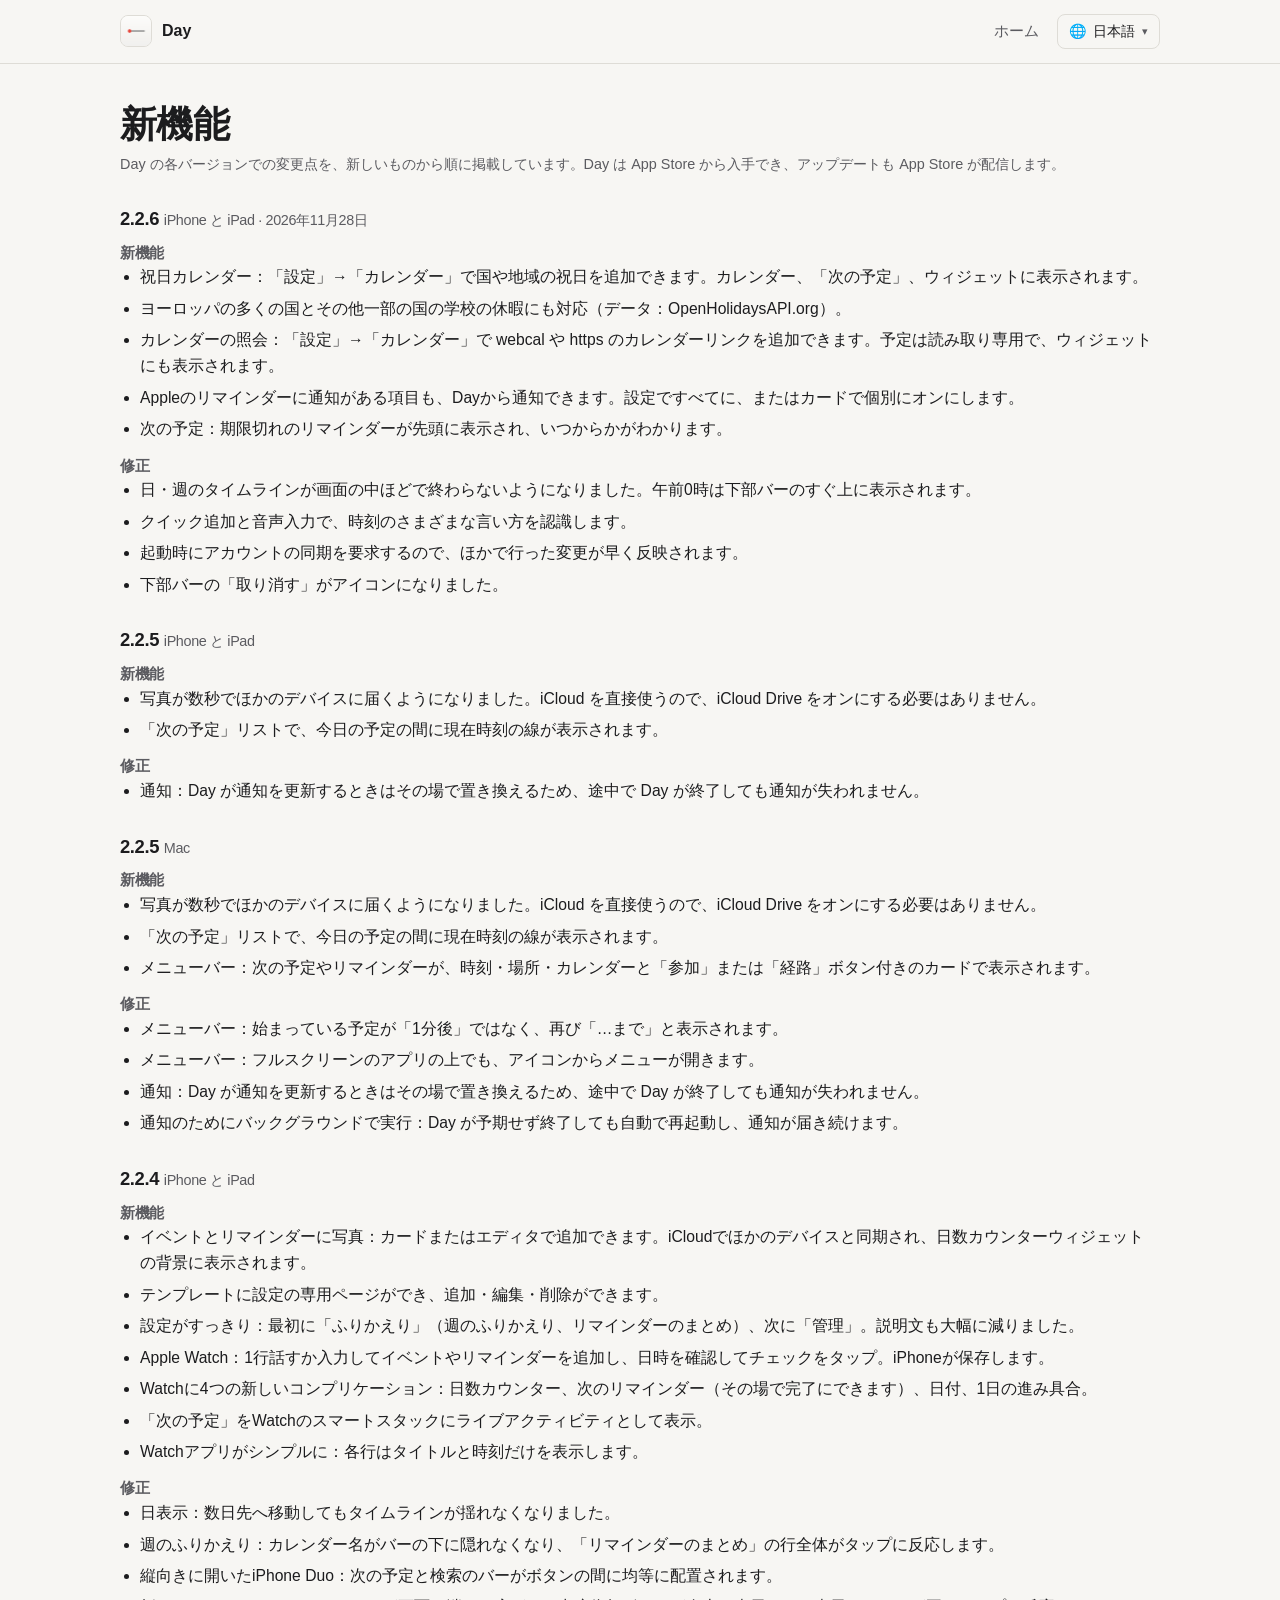
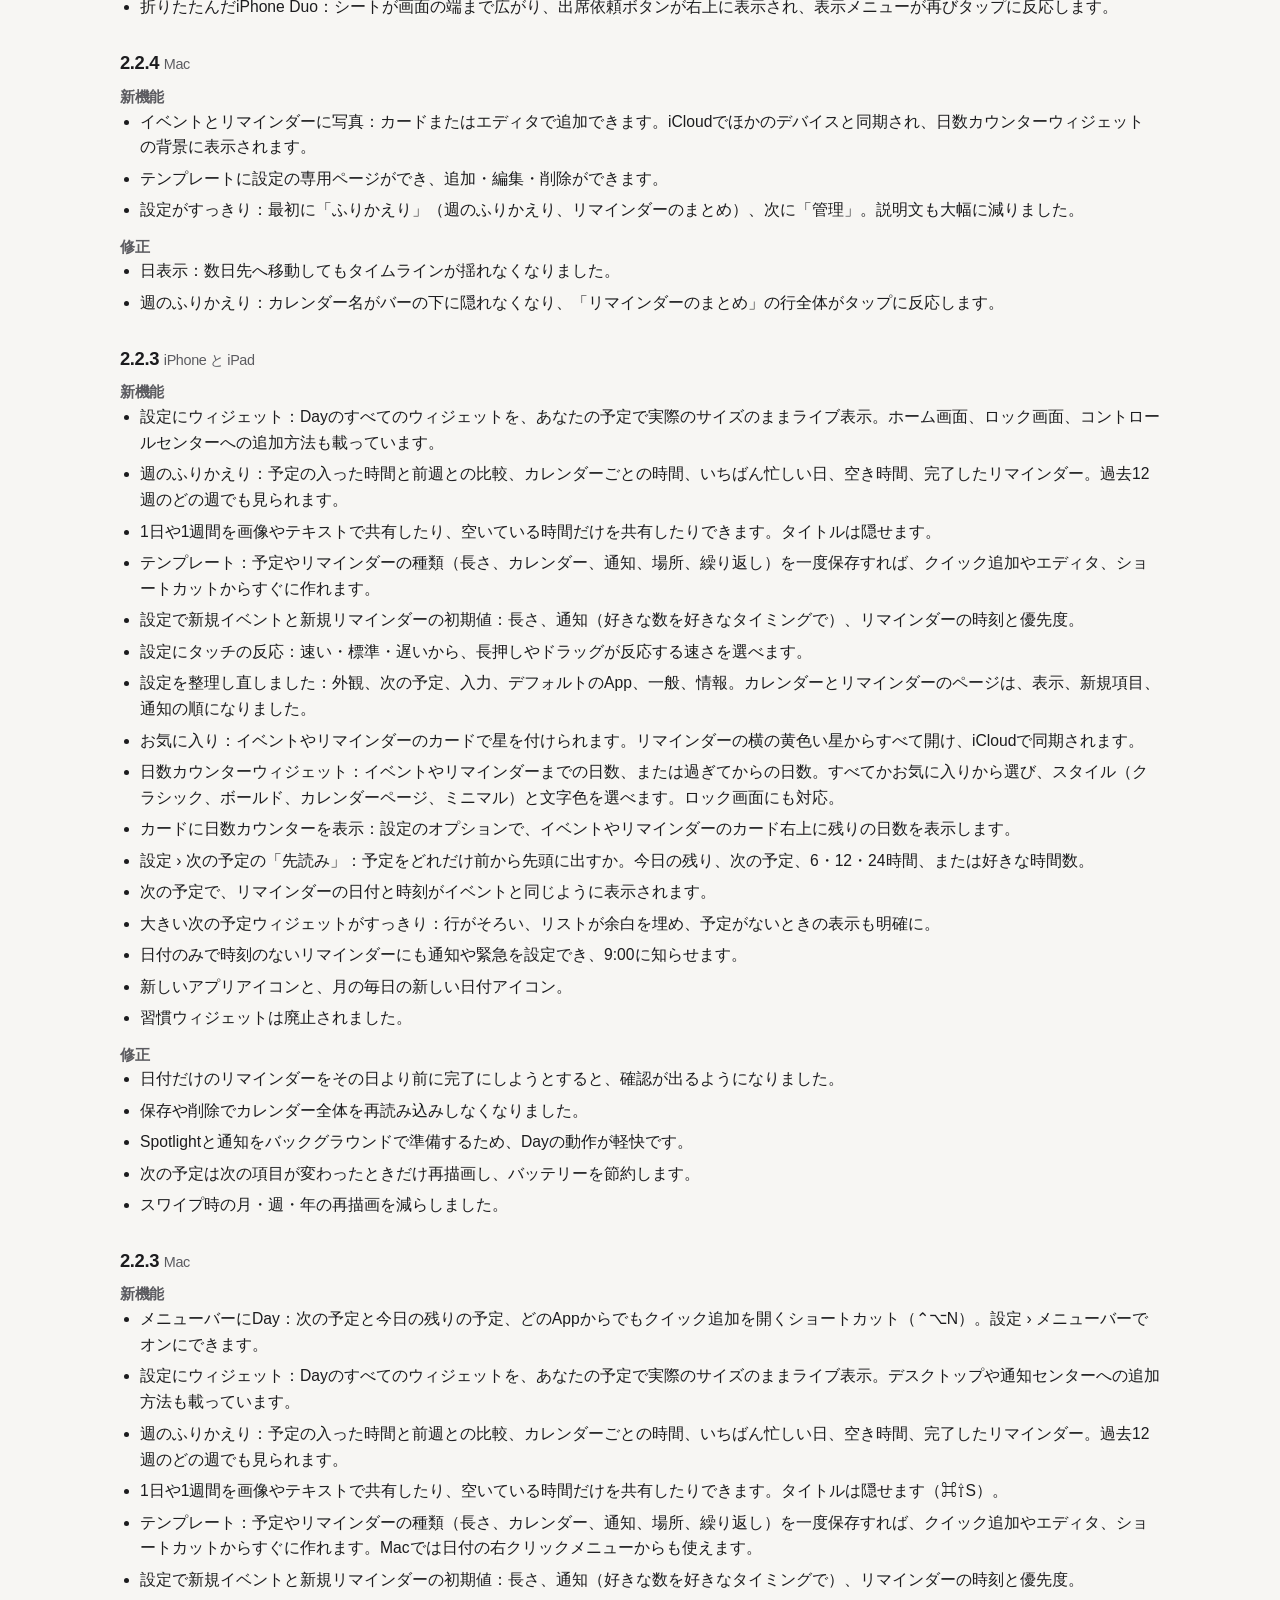
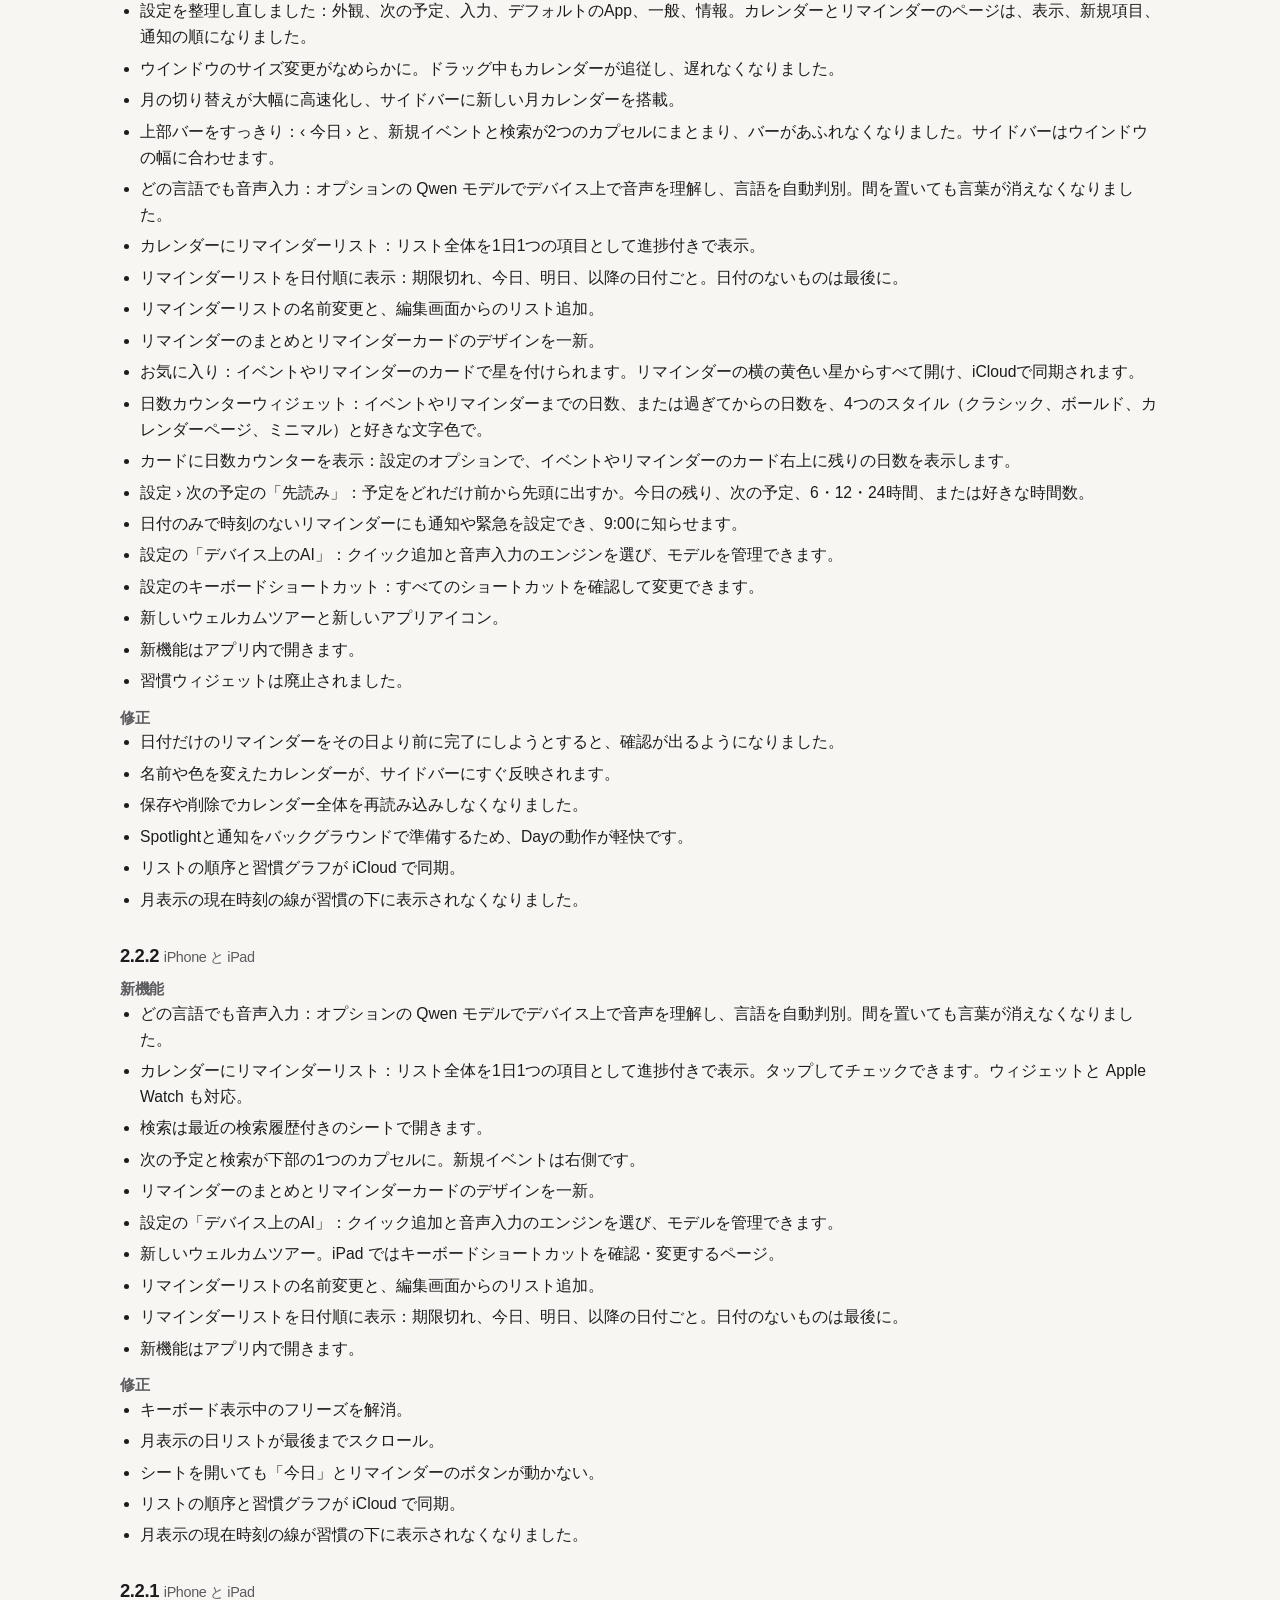
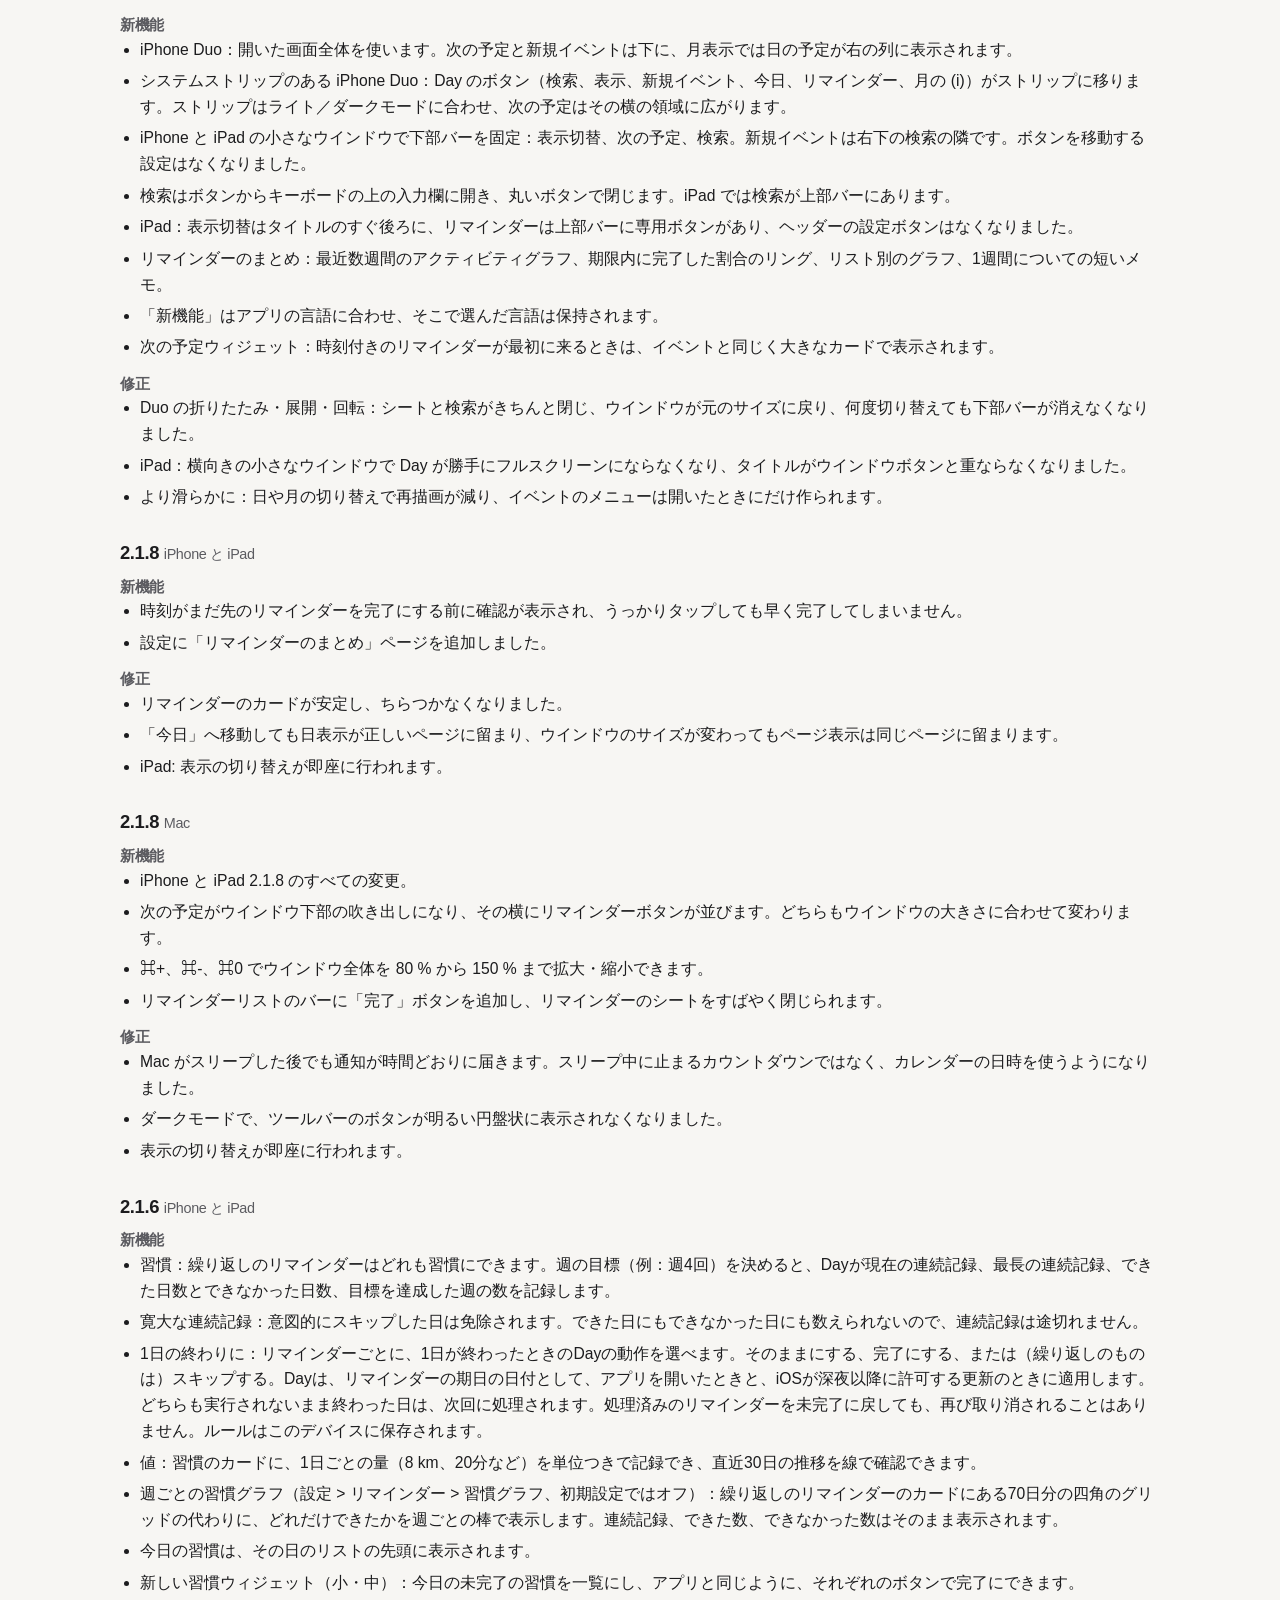
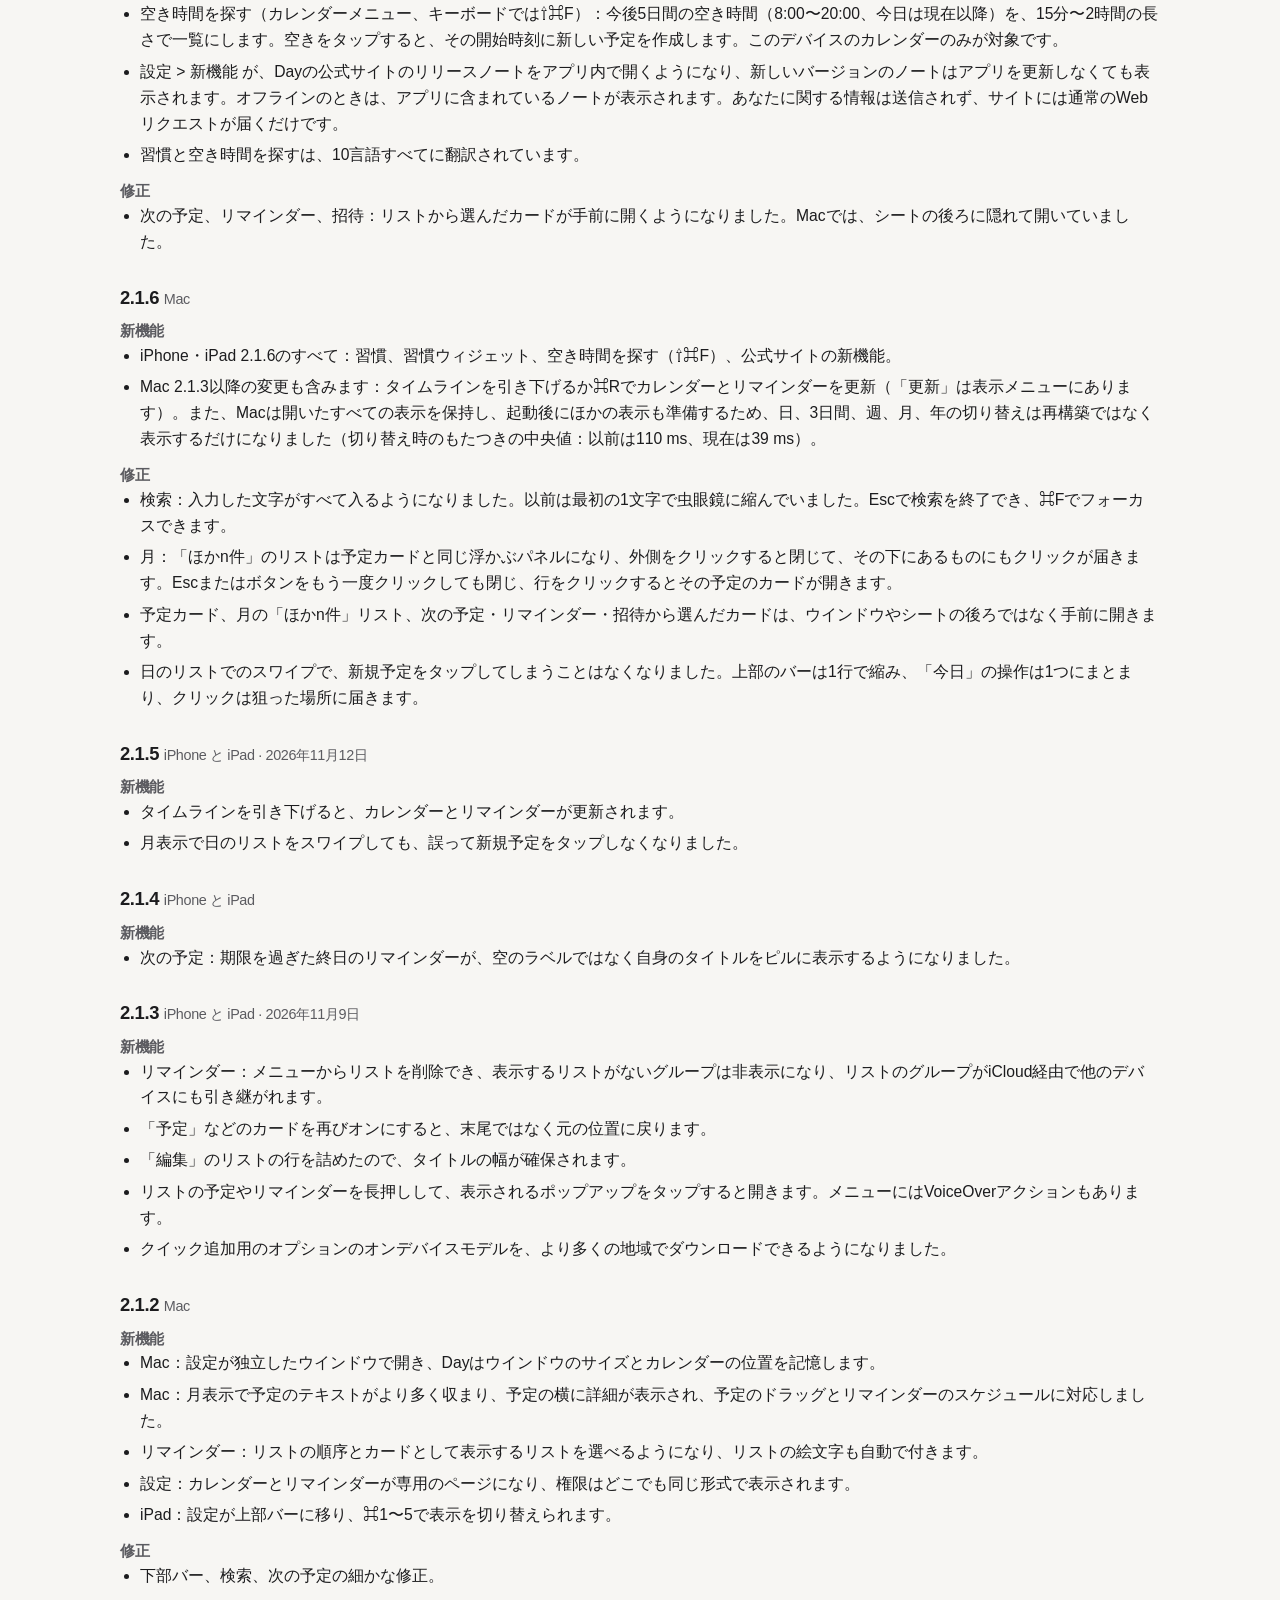
<file: changelog/ja/index.html>
<!doctype html>
<html lang="ja">
<head>
  <meta charset="utf-8">
  <meta name="viewport" content="width=device-width, initial-scale=1">
  <title>新機能 — Day</title>
  <meta name="description" content="Day の各バージョンでの変更点（新しいものから）。">
  <meta name="color-scheme" content="light dark">
  <link rel="icon" href="../../images/icon.png">
  <link rel="stylesheet" href="../../site.css">
  <link rel="alternate" hreflang="en" href="https://enrzh.github.io/Day/changelog/">
  <link rel="alternate" hreflang="de" href="https://enrzh.github.io/Day/changelog/de/">
  <link rel="alternate" hreflang="es" href="https://enrzh.github.io/Day/changelog/es/">
  <link rel="alternate" hreflang="fr" href="https://enrzh.github.io/Day/changelog/fr/">
  <link rel="alternate" hreflang="it" href="https://enrzh.github.io/Day/changelog/it/">
  <link rel="alternate" hreflang="ja" href="https://enrzh.github.io/Day/changelog/ja/">
  <link rel="alternate" hreflang="ko" href="https://enrzh.github.io/Day/changelog/ko/">
  <link rel="alternate" hreflang="pt-BR" href="https://enrzh.github.io/Day/changelog/pt-BR/">
  <link rel="alternate" hreflang="zh-Hans" href="https://enrzh.github.io/Day/changelog/zh-Hans/">
  <link rel="alternate" hreflang="zh-Hant" href="https://enrzh.github.io/Day/changelog/zh-Hant/">
  <style>article { margin-top: 2rem; } article h2 { font-size: 1.35rem; margin-bottom: .4rem; } article h2 .meta { font-size: .9rem; font-weight: 400; color: var(--muted); } article h3 { font-size: .95rem; color: var(--muted); margin: .9rem 0 .2rem; } article ul { margin: 0; padding-left: 1.2rem; } article li { margin-bottom: .35rem; } .langs { display: flex; flex-wrap: wrap; align-items: center; gap: .3rem 1rem; margin: 0 0 1rem; font-size: .9rem; } .lang { position: relative; border: 0 !important; } .lang summary { padding: .3rem .7rem !important; font-weight: 400 !important; border: 1px solid var(--line) !important; } .lang summary:focus-visible { outline-offset: 2px; } .lang:first-of-type { border: 0 !important; } .lang .menu a { border: 0 !important; } .lang summary { list-style: none; cursor: pointer; display: inline-flex; align-items: center; gap: .4rem; border: 1px solid var(--line); border-radius: 8px; padding: .3rem .7rem; min-height: 2rem; font-size: .88rem; color: var(--ink); user-select: none; } .lang summary::-webkit-details-marker { display: none; } .lang summary::after { content: "▾"; font-size: .8em; color: var(--muted); } .lang summary:focus-visible { outline: 2px solid currentColor; outline-offset: 2px; } .lang .menu { position: absolute; right: 0; top: calc(100% + 6px); z-index: 10; min-width: 11rem; display: flex; flex-direction: column; padding: .3rem; background: var(--bg); border: 1px solid var(--line); border-radius: 10px; box-shadow: 0 8px 24px rgba(0,0,0,.18); } .bar nav .lang .menu a { display: block !important; color: var(--ink); padding: .5rem .7rem; border-radius: 6px; font-size: .92rem; } .bar nav .lang .menu a:hover { background: var(--line); color: var(--ink); } .bar nav .lang .menu a[aria-current] { font-weight: 650; } </style>
</head>
<body>
  <header class="top"><div class="wrap bar"><a class="brand" href="../../"><img src="../../images/icon.png" width="32" height="32" alt="">Day</a><nav><a href="../../">ホーム</a><details class="lang" id="lang"><summary aria-label="Language"><span aria-hidden="true">🌐</span> 日本語</summary><div class="menu"><a href="../" hreflang="en" lang="en" data-lang="en">English</a><a href="../de/" hreflang="de" lang="de" data-lang="de">Deutsch</a><a href="../es/" hreflang="es" lang="es" data-lang="es">Español</a><a href="../fr/" hreflang="fr" lang="fr" data-lang="fr">Français</a><a href="../it/" hreflang="it" lang="it" data-lang="it">Italiano</a><a href="../ja/" hreflang="ja" lang="ja" data-lang="ja" aria-current="true">日本語</a><a href="../ko/" hreflang="ko" lang="ko" data-lang="ko">한국어</a><a href="../pt-BR/" hreflang="pt-BR" lang="pt-BR" data-lang="pt-BR">Português</a><a href="../zh-Hans/" hreflang="zh-Hans" lang="zh-Hans" data-lang="zh-Hans">简体中文</a><a href="../zh-Hant/" hreflang="zh-Hant" lang="zh-Hant" data-lang="zh-Hant">繁體中文</a></div></details></nav></div></header>
  <main id="main" class="wrap doc">
    <h1>新機能</h1>
    <p class="meta">Day の各バージョンでの変更点を、新しいものから順に掲載しています。Day は App Store から入手でき、アップデートも App Store が配信します。</p>
    <article id="ios-2.2.6">
      <h2>2.2.6 <span class="meta">iPhone と iPad · 2026年11月28日</span></h2>
      <h3>新機能</h3><ul><li>祝日カレンダー：「設定」→「カレンダー」で国や地域の祝日を追加できます。カレンダー、「次の予定」、ウィジェットに表示されます。</li><li>ヨーロッパの多くの国とその他一部の国の学校の休暇にも対応（データ：OpenHolidaysAPI.org）。</li><li>カレンダーの照会：「設定」→「カレンダー」で webcal や https のカレンダーリンクを追加できます。予定は読み取り専用で、ウィジェットにも表示されます。</li><li>Appleのリマインダーに通知がある項目も、Dayから通知できます。設定ですべてに、またはカードで個別にオンにします。</li><li>次の予定：期限切れのリマインダーが先頭に表示され、いつからかがわかります。</li></ul><h3>修正</h3><ul><li>日・週のタイムラインが画面の中ほどで終わらないようになりました。午前0時は下部バーのすぐ上に表示されます。</li><li>クイック追加と音声入力で、時刻のさまざまな言い方を認識します。</li><li>起動時にアカウントの同期を要求するので、ほかで行った変更が早く反映されます。</li><li>下部バーの「取り消す」がアイコンになりました。</li></ul>
    </article>
    <article id="ios-2.2.5">
      <h2>2.2.5 <span class="meta">iPhone と iPad</span></h2>
      <h3>新機能</h3><ul><li>写真が数秒でほかのデバイスに届くようになりました。iCloud を直接使うので、iCloud Drive をオンにする必要はありません。</li><li>「次の予定」リストで、今日の予定の間に現在時刻の線が表示されます。</li></ul><h3>修正</h3><ul><li>通知：Day が通知を更新するときはその場で置き換えるため、途中で Day が終了しても通知が失われません。</li></ul>
    </article>
    <article id="mac-2.2.5">
      <h2>2.2.5 <span class="meta">Mac</span></h2>
      <h3>新機能</h3><ul><li>写真が数秒でほかのデバイスに届くようになりました。iCloud を直接使うので、iCloud Drive をオンにする必要はありません。</li><li>「次の予定」リストで、今日の予定の間に現在時刻の線が表示されます。</li><li>メニューバー：次の予定やリマインダーが、時刻・場所・カレンダーと「参加」または「経路」ボタン付きのカードで表示されます。</li></ul><h3>修正</h3><ul><li>メニューバー：始まっている予定が「1分後」ではなく、再び「…まで」と表示されます。</li><li>メニューバー：フルスクリーンのアプリの上でも、アイコンからメニューが開きます。</li><li>通知：Day が通知を更新するときはその場で置き換えるため、途中で Day が終了しても通知が失われません。</li><li>通知のためにバックグラウンドで実行：Day が予期せず終了しても自動で再起動し、通知が届き続けます。</li></ul>
    </article>
    <article id="ios-2.2.4">
      <h2>2.2.4 <span class="meta">iPhone と iPad</span></h2>
      <h3>新機能</h3><ul><li>イベントとリマインダーに写真：カードまたはエディタで追加できます。iCloudでほかのデバイスと同期され、日数カウンターウィジェットの背景に表示されます。</li><li>テンプレートに設定の専用ページができ、追加・編集・削除ができます。</li><li>設定がすっきり：最初に「ふりかえり」（週のふりかえり、リマインダーのまとめ）、次に「管理」。説明文も大幅に減りました。</li><li>Apple Watch：1行話すか入力してイベントやリマインダーを追加し、日時を確認してチェックをタップ。iPhoneが保存します。</li><li>Watchに4つの新しいコンプリケーション：日数カウンター、次のリマインダー（その場で完了にできます）、日付、1日の進み具合。</li><li>「次の予定」をWatchのスマートスタックにライブアクティビティとして表示。</li><li>Watchアプリがシンプルに：各行はタイトルと時刻だけを表示します。</li></ul><h3>修正</h3><ul><li>日表示：数日先へ移動してもタイムラインが揺れなくなりました。</li><li>週のふりかえり：カレンダー名がバーの下に隠れなくなり、「リマインダーのまとめ」の行全体がタップに反応します。</li><li>縦向きに開いたiPhone Duo：次の予定と検索のバーがボタンの間に均等に配置されます。</li><li>折りたたんだiPhone Duo：シートが画面の端まで広がり、出席依頼ボタンが右上に表示され、表示メニューが再びタップに反応します。</li></ul>
    </article>
    <article id="mac-2.2.4">
      <h2>2.2.4 <span class="meta">Mac</span></h2>
      <h3>新機能</h3><ul><li>イベントとリマインダーに写真：カードまたはエディタで追加できます。iCloudでほかのデバイスと同期され、日数カウンターウィジェットの背景に表示されます。</li><li>テンプレートに設定の専用ページができ、追加・編集・削除ができます。</li><li>設定がすっきり：最初に「ふりかえり」（週のふりかえり、リマインダーのまとめ）、次に「管理」。説明文も大幅に減りました。</li></ul><h3>修正</h3><ul><li>日表示：数日先へ移動してもタイムラインが揺れなくなりました。</li><li>週のふりかえり：カレンダー名がバーの下に隠れなくなり、「リマインダーのまとめ」の行全体がタップに反応します。</li></ul>
    </article>
    <article id="ios-2.2.3">
      <h2>2.2.3 <span class="meta">iPhone と iPad</span></h2>
      <h3>新機能</h3><ul><li>設定にウィジェット：Dayのすべてのウィジェットを、あなたの予定で実際のサイズのままライブ表示。ホーム画面、ロック画面、コントロールセンターへの追加方法も載っています。</li><li>週のふりかえり：予定の入った時間と前週との比較、カレンダーごとの時間、いちばん忙しい日、空き時間、完了したリマインダー。過去12週のどの週でも見られます。</li><li>1日や1週間を画像やテキストで共有したり、空いている時間だけを共有したりできます。タイトルは隠せます。</li><li>テンプレート：予定やリマインダーの種類（長さ、カレンダー、通知、場所、繰り返し）を一度保存すれば、クイック追加やエディタ、ショートカットからすぐに作れます。</li><li>設定で新規イベントと新規リマインダーの初期値：長さ、通知（好きな数を好きなタイミングで）、リマインダーの時刻と優先度。</li><li>設定にタッチの反応：速い・標準・遅いから、長押しやドラッグが反応する速さを選べます。</li><li>設定を整理し直しました：外観、次の予定、入力、デフォルトのApp、一般、情報。カレンダーとリマインダーのページは、表示、新規項目、通知の順になりました。</li><li>お気に入り：イベントやリマインダーのカードで星を付けられます。リマインダーの横の黄色い星からすべて開け、iCloudで同期されます。</li><li>日数カウンターウィジェット：イベントやリマインダーまでの日数、または過ぎてからの日数。すべてかお気に入りから選び、スタイル（クラシック、ボールド、カレンダーページ、ミニマル）と文字色を選べます。ロック画面にも対応。</li><li>カードに日数カウンターを表示：設定のオプションで、イベントやリマインダーのカード右上に残りの日数を表示します。</li><li>設定 › 次の予定の「先読み」：予定をどれだけ前から先頭に出すか。今日の残り、次の予定、6・12・24時間、または好きな時間数。</li><li>次の予定で、リマインダーの日付と時刻がイベントと同じように表示されます。</li><li>大きい次の予定ウィジェットがすっきり：行がそろい、リストが余白を埋め、予定がないときの表示も明確に。</li><li>日付のみで時刻のないリマインダーにも通知や緊急を設定でき、9:00に知らせます。</li><li>新しいアプリアイコンと、月の毎日の新しい日付アイコン。</li><li>習慣ウィジェットは廃止されました。</li></ul><h3>修正</h3><ul><li>日付だけのリマインダーをその日より前に完了にしようとすると、確認が出るようになりました。</li><li>保存や削除でカレンダー全体を再読み込みしなくなりました。</li><li>Spotlightと通知をバックグラウンドで準備するため、Dayの動作が軽快です。</li><li>次の予定は次の項目が変わったときだけ再描画し、バッテリーを節約します。</li><li>スワイプ時の月・週・年の再描画を減らしました。</li></ul>
    </article>
    <article id="mac-2.2.3">
      <h2>2.2.3 <span class="meta">Mac</span></h2>
      <h3>新機能</h3><ul><li>メニューバーにDay：次の予定と今日の残りの予定、どのAppからでもクイック追加を開くショートカット（⌃⌥N）。設定 › メニューバーでオンにできます。</li><li>設定にウィジェット：Dayのすべてのウィジェットを、あなたの予定で実際のサイズのままライブ表示。デスクトップや通知センターへの追加方法も載っています。</li><li>週のふりかえり：予定の入った時間と前週との比較、カレンダーごとの時間、いちばん忙しい日、空き時間、完了したリマインダー。過去12週のどの週でも見られます。</li><li>1日や1週間を画像やテキストで共有したり、空いている時間だけを共有したりできます。タイトルは隠せます（⌘⇧S）。</li><li>テンプレート：予定やリマインダーの種類（長さ、カレンダー、通知、場所、繰り返し）を一度保存すれば、クイック追加やエディタ、ショートカットからすぐに作れます。Macでは日付の右クリックメニューからも使えます。</li><li>設定で新規イベントと新規リマインダーの初期値：長さ、通知（好きな数を好きなタイミングで）、リマインダーの時刻と優先度。</li><li>設定を整理し直しました：外観、次の予定、入力、デフォルトのApp、一般、情報。カレンダーとリマインダーのページは、表示、新規項目、通知の順になりました。</li><li>ウインドウのサイズ変更がなめらかに。ドラッグ中もカレンダーが追従し、遅れなくなりました。</li><li>月の切り替えが大幅に高速化し、サイドバーに新しい月カレンダーを搭載。</li><li>上部バーをすっきり：‹ 今日 › と、新規イベントと検索が2つのカプセルにまとまり、バーがあふれなくなりました。サイドバーはウインドウの幅に合わせます。</li><li>どの言語でも音声入力：オプションの Qwen モデルでデバイス上で音声を理解し、言語を自動判別。間を置いても言葉が消えなくなりました。</li><li>カレンダーにリマインダーリスト：リスト全体を1日1つの項目として進捗付きで表示。</li><li>リマインダーリストを日付順に表示：期限切れ、今日、明日、以降の日付ごと。日付のないものは最後に。</li><li>リマインダーリストの名前変更と、編集画面からのリスト追加。</li><li>リマインダーのまとめとリマインダーカードのデザインを一新。</li><li>お気に入り：イベントやリマインダーのカードで星を付けられます。リマインダーの横の黄色い星からすべて開け、iCloudで同期されます。</li><li>日数カウンターウィジェット：イベントやリマインダーまでの日数、または過ぎてからの日数を、4つのスタイル（クラシック、ボールド、カレンダーページ、ミニマル）と好きな文字色で。</li><li>カードに日数カウンターを表示：設定のオプションで、イベントやリマインダーのカード右上に残りの日数を表示します。</li><li>設定 › 次の予定の「先読み」：予定をどれだけ前から先頭に出すか。今日の残り、次の予定、6・12・24時間、または好きな時間数。</li><li>日付のみで時刻のないリマインダーにも通知や緊急を設定でき、9:00に知らせます。</li><li>設定の「デバイス上のAI」：クイック追加と音声入力のエンジンを選び、モデルを管理できます。</li><li>設定のキーボードショートカット：すべてのショートカットを確認して変更できます。</li><li>新しいウェルカムツアーと新しいアプリアイコン。</li><li>新機能はアプリ内で開きます。</li><li>習慣ウィジェットは廃止されました。</li></ul><h3>修正</h3><ul><li>日付だけのリマインダーをその日より前に完了にしようとすると、確認が出るようになりました。</li><li>名前や色を変えたカレンダーが、サイドバーにすぐ反映されます。</li><li>保存や削除でカレンダー全体を再読み込みしなくなりました。</li><li>Spotlightと通知をバックグラウンドで準備するため、Dayの動作が軽快です。</li><li>リストの順序と習慣グラフが iCloud で同期。</li><li>月表示の現在時刻の線が習慣の下に表示されなくなりました。</li></ul>
    </article>
    <article id="ios-2.2.2">
      <h2>2.2.2 <span class="meta">iPhone と iPad</span></h2>
      <h3>新機能</h3><ul><li>どの言語でも音声入力：オプションの Qwen モデルでデバイス上で音声を理解し、言語を自動判別。間を置いても言葉が消えなくなりました。</li><li>カレンダーにリマインダーリスト：リスト全体を1日1つの項目として進捗付きで表示。タップしてチェックできます。ウィジェットと Apple Watch も対応。</li><li>検索は最近の検索履歴付きのシートで開きます。</li><li>次の予定と検索が下部の1つのカプセルに。新規イベントは右側です。</li><li>リマインダーのまとめとリマインダーカードのデザインを一新。</li><li>設定の「デバイス上のAI」：クイック追加と音声入力のエンジンを選び、モデルを管理できます。</li><li>新しいウェルカムツアー。iPad ではキーボードショートカットを確認・変更するページ。</li><li>リマインダーリストの名前変更と、編集画面からのリスト追加。</li><li>リマインダーリストを日付順に表示：期限切れ、今日、明日、以降の日付ごと。日付のないものは最後に。</li><li>新機能はアプリ内で開きます。</li></ul><h3>修正</h3><ul><li>キーボード表示中のフリーズを解消。</li><li>月表示の日リストが最後までスクロール。</li><li>シートを開いても「今日」とリマインダーのボタンが動かない。</li><li>リストの順序と習慣グラフが iCloud で同期。</li><li>月表示の現在時刻の線が習慣の下に表示されなくなりました。</li></ul>
    </article>
    <article id="ios-2.2.1">
      <h2>2.2.1 <span class="meta">iPhone と iPad</span></h2>
      <h3>新機能</h3><ul><li>iPhone Duo：開いた画面全体を使います。次の予定と新規イベントは下に、月表示では日の予定が右の列に表示されます。</li><li>システムストリップのある iPhone Duo：Day のボタン（検索、表示、新規イベント、今日、リマインダー、月の (i)）がストリップに移ります。ストリップはライト／ダークモードに合わせ、次の予定はその横の領域に広がります。</li><li>iPhone と iPad の小さなウインドウで下部バーを固定：表示切替、次の予定、検索。新規イベントは右下の検索の隣です。ボタンを移動する設定はなくなりました。</li><li>検索はボタンからキーボードの上の入力欄に開き、丸いボタンで閉じます。iPad では検索が上部バーにあります。</li><li>iPad：表示切替はタイトルのすぐ後ろに、リマインダーは上部バーに専用ボタンがあり、ヘッダーの設定ボタンはなくなりました。</li><li>リマインダーのまとめ：最近数週間のアクティビティグラフ、期限内に完了した割合のリング、リスト別のグラフ、1週間についての短いメモ。</li><li>「新機能」はアプリの言語に合わせ、そこで選んだ言語は保持されます。</li><li>次の予定ウィジェット：時刻付きのリマインダーが最初に来るときは、イベントと同じく大きなカードで表示されます。</li></ul><h3>修正</h3><ul><li>Duo の折りたたみ・展開・回転：シートと検索がきちんと閉じ、ウインドウが元のサイズに戻り、何度切り替えても下部バーが消えなくなりました。</li><li>iPad：横向きの小さなウインドウで Day が勝手にフルスクリーンにならなくなり、タイトルがウインドウボタンと重ならなくなりました。</li><li>より滑らかに：日や月の切り替えで再描画が減り、イベントのメニューは開いたときにだけ作られます。</li></ul>
    </article>
    <article id="ios-2.1.8">
      <h2>2.1.8 <span class="meta">iPhone と iPad</span></h2>
      <h3>新機能</h3><ul><li>時刻がまだ先のリマインダーを完了にする前に確認が表示され、うっかりタップしても早く完了してしまいません。</li><li>設定に「リマインダーのまとめ」ページを追加しました。</li></ul><h3>修正</h3><ul><li>リマインダーのカードが安定し、ちらつかなくなりました。</li><li>「今日」へ移動しても日表示が正しいページに留まり、ウインドウのサイズが変わってもページ表示は同じページに留まります。</li><li>iPad: 表示の切り替えが即座に行われます。</li></ul>
    </article>
    <article id="mac-2.1.8">
      <h2>2.1.8 <span class="meta">Mac</span></h2>
      <h3>新機能</h3><ul><li>iPhone と iPad 2.1.8 のすべての変更。</li><li>次の予定がウインドウ下部の吹き出しになり、その横にリマインダーボタンが並びます。どちらもウインドウの大きさに合わせて変わります。</li><li>⌘+、⌘-、⌘0 でウインドウ全体を 80 % から 150 % まで拡大・縮小できます。</li><li>リマインダーリストのバーに「完了」ボタンを追加し、リマインダーのシートをすばやく閉じられます。</li></ul><h3>修正</h3><ul><li>Mac がスリープした後でも通知が時間どおりに届きます。スリープ中に止まるカウントダウンではなく、カレンダーの日時を使うようになりました。</li><li>ダークモードで、ツールバーのボタンが明るい円盤状に表示されなくなりました。</li><li>表示の切り替えが即座に行われます。</li></ul>
    </article>
    <article id="ios-2.1.6">
      <h2>2.1.6 <span class="meta">iPhone と iPad</span></h2>
      <h3>新機能</h3><ul><li>習慣：繰り返しのリマインダーはどれも習慣にできます。週の目標（例：週4回）を決めると、Dayが現在の連続記録、最長の連続記録、できた日数とできなかった日数、目標を達成した週の数を記録します。</li><li>寛大な連続記録：意図的にスキップした日は免除されます。できた日にもできなかった日にも数えられないので、連続記録は途切れません。</li><li>1日の終わりに：リマインダーごとに、1日が終わったときのDayの動作を選べます。そのままにする、完了にする、または（繰り返しのものは）スキップする。Dayは、リマインダーの期日の日付として、アプリを開いたときと、iOSが深夜以降に許可する更新のときに適用します。どちらも実行されないまま終わった日は、次回に処理されます。処理済みのリマインダーを未完了に戻しても、再び取り消されることはありません。ルールはこのデバイスに保存されます。</li><li>値：習慣のカードに、1日ごとの量（8 km、20分など）を単位つきで記録でき、直近30日の推移を線で確認できます。</li><li>週ごとの習慣グラフ（設定 &gt; リマインダー &gt; 習慣グラフ、初期設定ではオフ）：繰り返しのリマインダーのカードにある70日分の四角のグリッドの代わりに、どれだけできたかを週ごとの棒で表示します。連続記録、できた数、できなかった数はそのまま表示されます。</li><li>今日の習慣は、その日のリストの先頭に表示されます。</li><li>新しい習慣ウィジェット（小・中）：今日の未完了の習慣を一覧にし、アプリと同じように、それぞれのボタンで完了にできます。</li><li>空き時間を探す（カレンダーメニュー、キーボードでは⇧⌘F）：今後5日間の空き時間（8:00〜20:00、今日は現在以降）を、15分〜2時間の長さで一覧にします。空きをタップすると、その開始時刻に新しい予定を作成します。このデバイスのカレンダーのみが対象です。</li><li>設定 &gt; 新機能 が、Dayの公式サイトのリリースノートをアプリ内で開くようになり、新しいバージョンのノートはアプリを更新しなくても表示されます。オフラインのときは、アプリに含まれているノートが表示されます。あなたに関する情報は送信されず、サイトには通常のWebリクエストが届くだけです。</li><li>習慣と空き時間を探すは、10言語すべてに翻訳されています。</li></ul><h3>修正</h3><ul><li>次の予定、リマインダー、招待：リストから選んだカードが手前に開くようになりました。Macでは、シートの後ろに隠れて開いていました。</li></ul>
    </article>
    <article id="mac-2.1.6">
      <h2>2.1.6 <span class="meta">Mac</span></h2>
      <h3>新機能</h3><ul><li>iPhone・iPad 2.1.6のすべて：習慣、習慣ウィジェット、空き時間を探す（⇧⌘F）、公式サイトの新機能。</li><li>Mac 2.1.3以降の変更も含みます：タイムラインを引き下げるか⌘Rでカレンダーとリマインダーを更新（「更新」は表示メニューにあります）。また、Macは開いたすべての表示を保持し、起動後にほかの表示も準備するため、日、3日間、週、月、年の切り替えは再構築ではなく表示するだけになりました（切り替え時のもたつきの中央値：以前は110 ms、現在は39 ms）。</li></ul><h3>修正</h3><ul><li>検索：入力した文字がすべて入るようになりました。以前は最初の1文字で虫眼鏡に縮んでいました。Escで検索を終了でき、⌘Fでフォーカスできます。</li><li>月：「ほかn件」のリストは予定カードと同じ浮かぶパネルになり、外側をクリックすると閉じて、その下にあるものにもクリックが届きます。Escまたはボタンをもう一度クリックしても閉じ、行をクリックするとその予定のカードが開きます。</li><li>予定カード、月の「ほかn件」リスト、次の予定・リマインダー・招待から選んだカードは、ウインドウやシートの後ろではなく手前に開きます。</li><li>日のリストでのスワイプで、新規予定をタップしてしまうことはなくなりました。上部のバーは1行で縮み、「今日」の操作は1つにまとまり、クリックは狙った場所に届きます。</li></ul>
    </article>
    <article id="ios-2.1.5">
      <h2>2.1.5 <span class="meta">iPhone と iPad · 2026年11月12日</span></h2>
      <h3>新機能</h3><ul><li>タイムラインを引き下げると、カレンダーとリマインダーが更新されます。</li><li>月表示で日のリストをスワイプしても、誤って新規予定をタップしなくなりました。</li></ul>
    </article>
    <article id="ios-2.1.4">
      <h2>2.1.4 <span class="meta">iPhone と iPad</span></h2>
      <h3>新機能</h3><ul><li>次の予定：期限を過ぎた終日のリマインダーが、空のラベルではなく自身のタイトルをピルに表示するようになりました。</li></ul>
    </article>
    <article id="ios-2.1.3">
      <h2>2.1.3 <span class="meta">iPhone と iPad · 2026年11月9日</span></h2>
      <h3>新機能</h3><ul><li>リマインダー：メニューからリストを削除でき、表示するリストがないグループは非表示になり、リストのグループがiCloud経由で他のデバイスにも引き継がれます。</li><li>「予定」などのカードを再びオンにすると、末尾ではなく元の位置に戻ります。</li><li>「編集」のリストの行を詰めたので、タイトルの幅が確保されます。</li><li>リストの予定やリマインダーを長押しして、表示されるポップアップをタップすると開きます。メニューにはVoiceOverアクションもあります。</li><li>クイック追加用のオプションのオンデバイスモデルを、より多くの地域でダウンロードできるようになりました。</li></ul>
    </article>
    <article id="mac-2.1.2">
      <h2>2.1.2 <span class="meta">Mac</span></h2>
      <h3>新機能</h3><ul><li>Mac：設定が独立したウインドウで開き、Dayはウインドウのサイズとカレンダーの位置を記憶します。</li><li>Mac：月表示で予定のテキストがより多く収まり、予定の横に詳細が表示され、予定のドラッグとリマインダーのスケジュールに対応しました。</li><li>リマインダー：リストの順序とカードとして表示するリストを選べるようになり、リストの絵文字も自動で付きます。</li><li>設定：カレンダーとリマインダーが専用のページになり、権限はどこでも同じ形式で表示されます。</li><li>iPad：設定が上部バーに移り、⌘1〜5で表示を切り替えられます。</li></ul><h3>修正</h3><ul><li>下部バー、検索、次の予定の細かな修正。</li></ul>
    </article>
  </main>
  <script>(function(){var K='dayLang',d=document.getElementById('lang');if(!d)return;
var links=d.querySelectorAll('a[data-lang]');
if(/[?&]app=1(&|$)/.test(location.search)){for(var i=0;i<links.length;i++){links[i].href+='?app=1'}}
else{
function get(){var v;try{v=localStorage.getItem(K)}catch(e){}if(v)return v;var m=document.cookie.match(/(?:^|; )dayLang=([^;]+)/);return m?m[1]:null}
function set(v){try{localStorage.setItem(K,v)}catch(e){}document.cookie=K+'='+v+'; max-age=31536000; path=/; SameSite=Lax'}
var cur=document.documentElement.lang,saved=get();
if(saved&&saved!==cur){for(var i=0;i<links.length;i++){if(links[i].dataset.lang===saved){location.replace(links[i].href+location.hash);return}}}
for(var i=0;i<links.length;i++){links[i].addEventListener('click',function(){set(this.dataset.lang)})}}
document.addEventListener('click',function(e){if(!d.contains(e.target))d.open=false});
document.addEventListener('keydown',function(e){if(e.key==='Escape'){d.open=false}});})();</script>
</body>
</html>
</file>
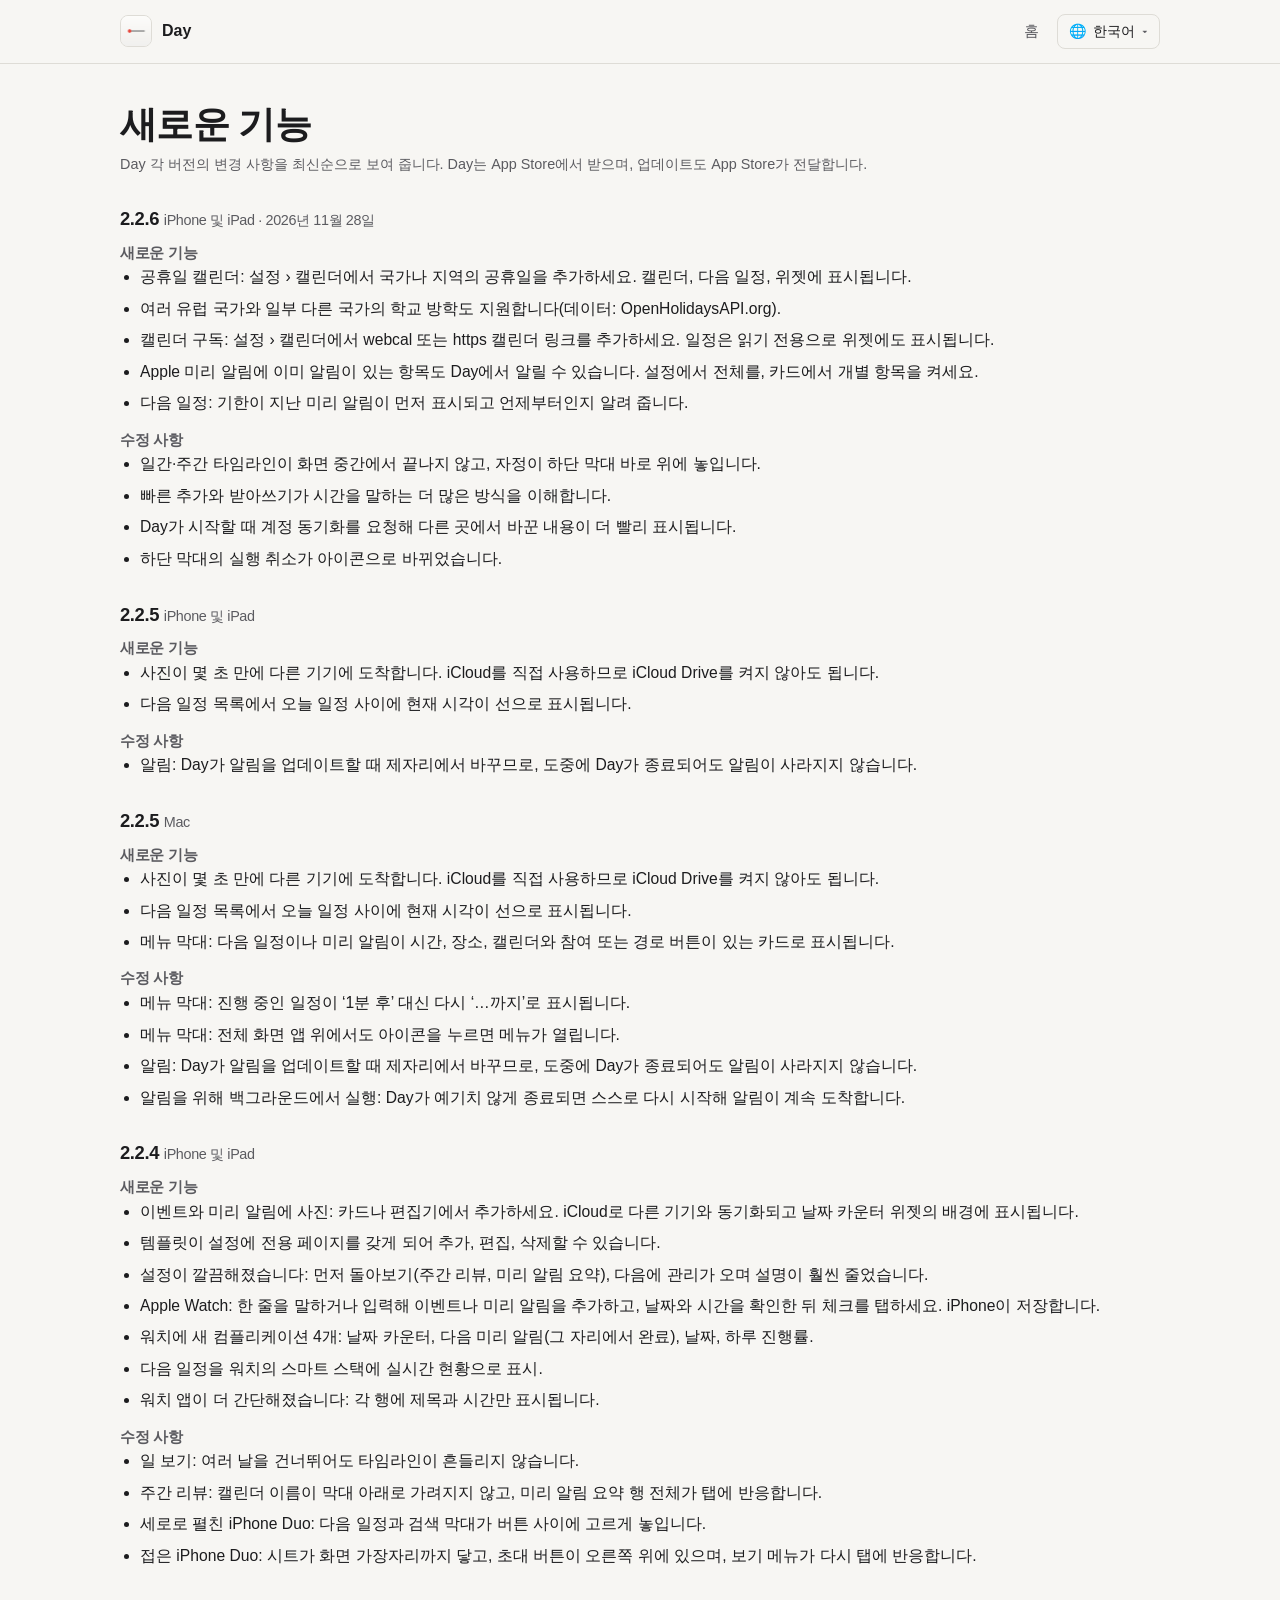
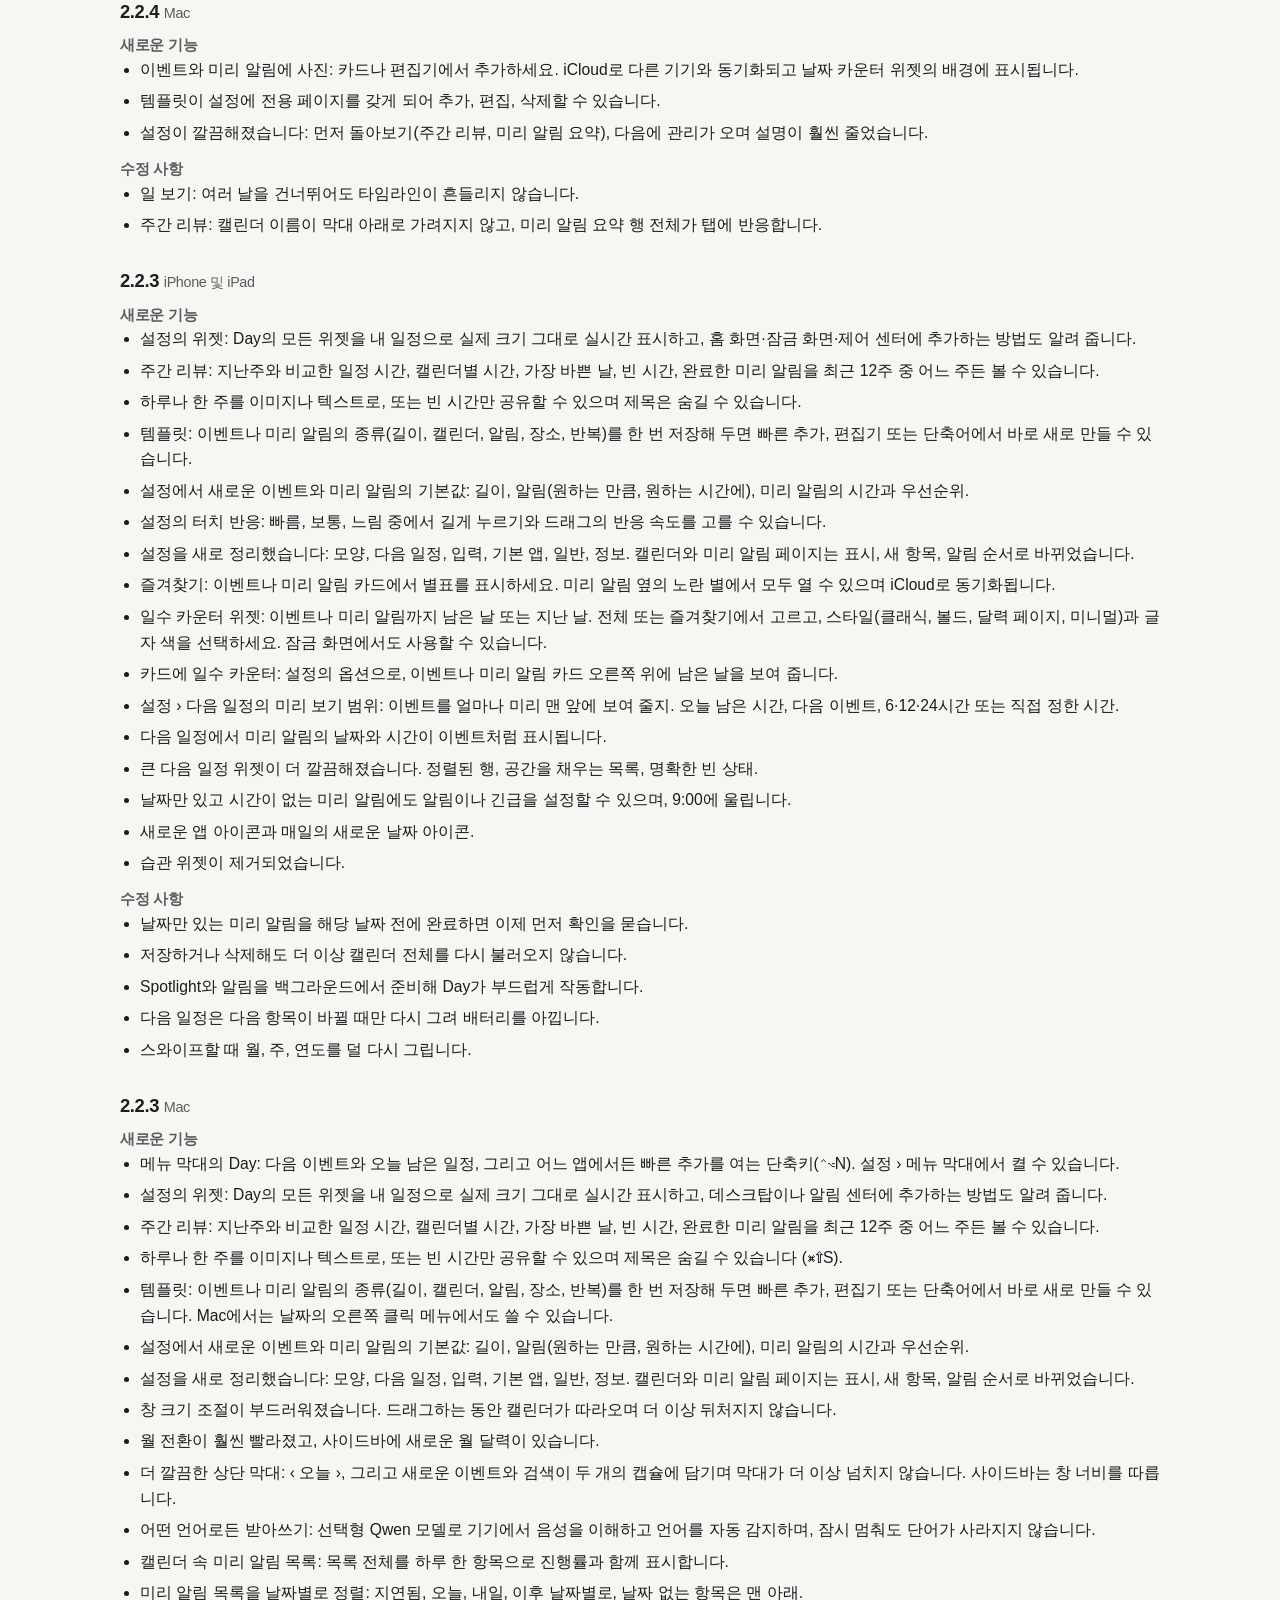
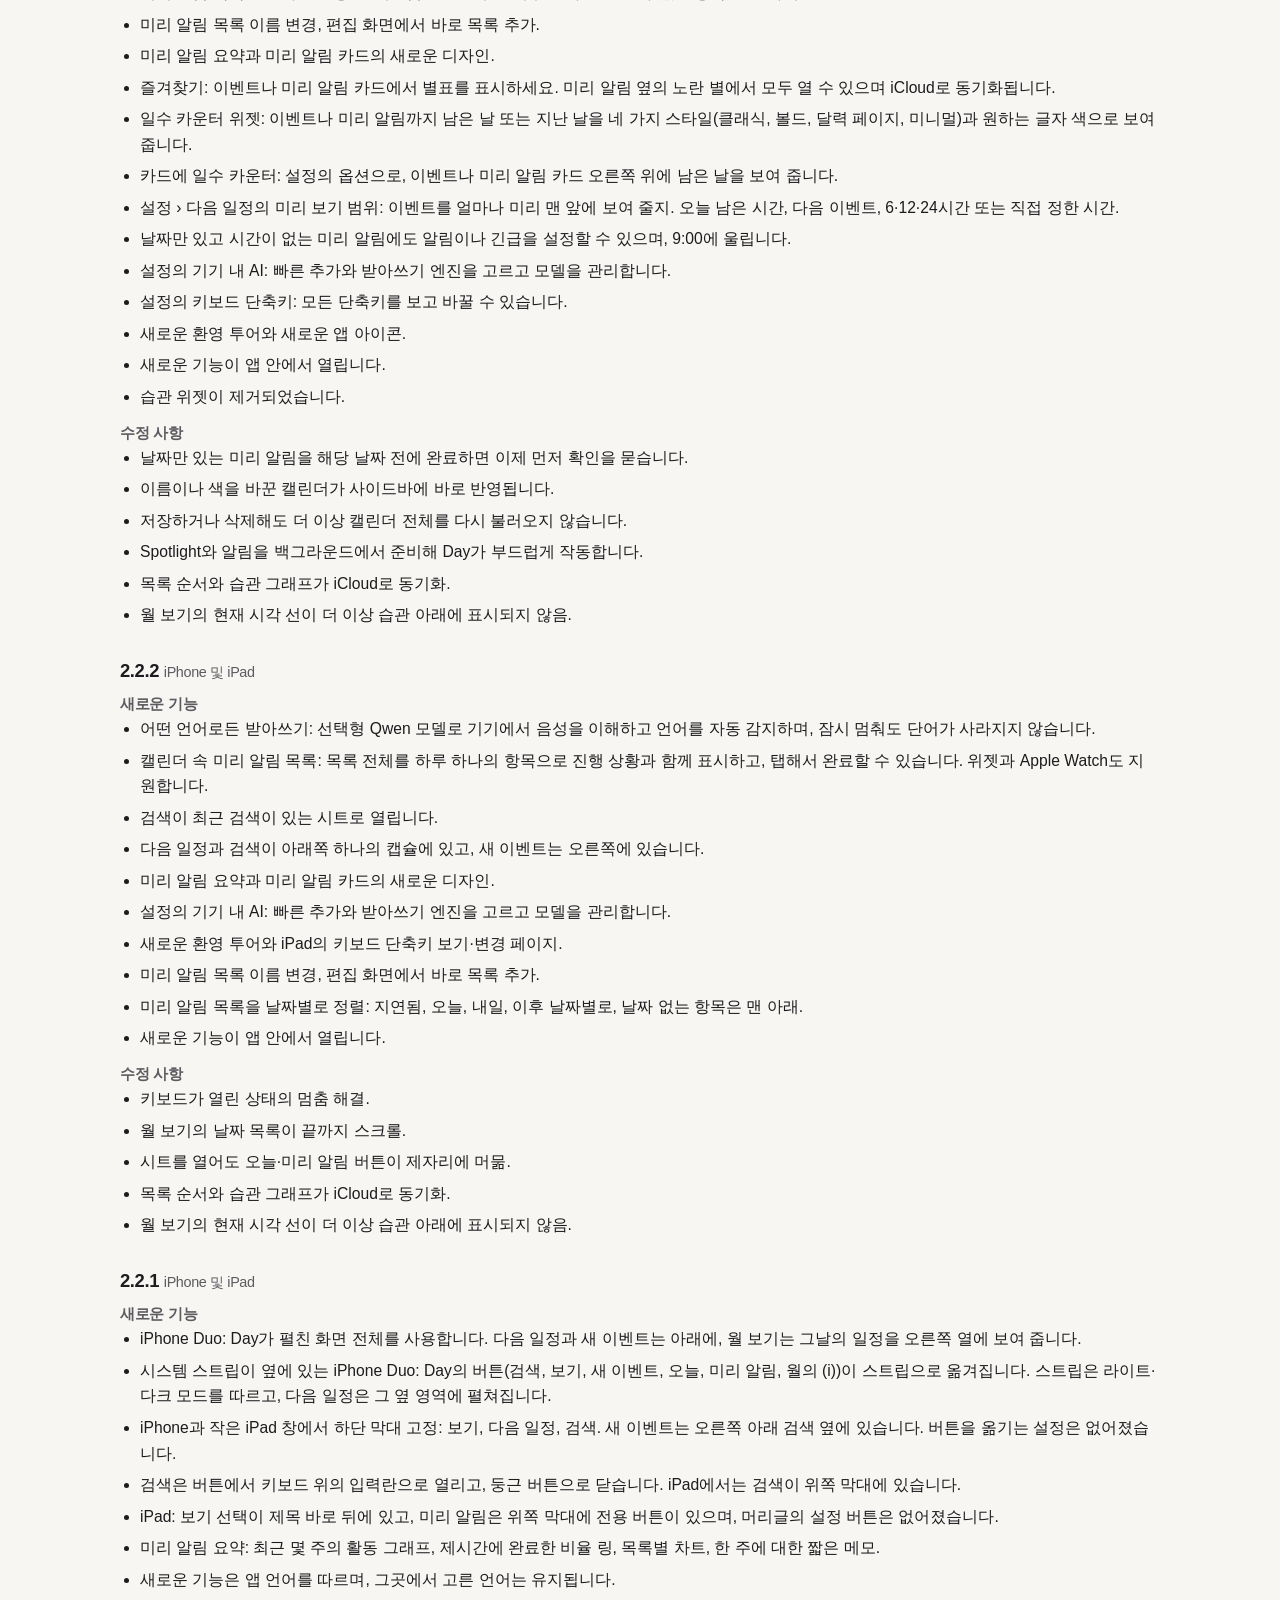
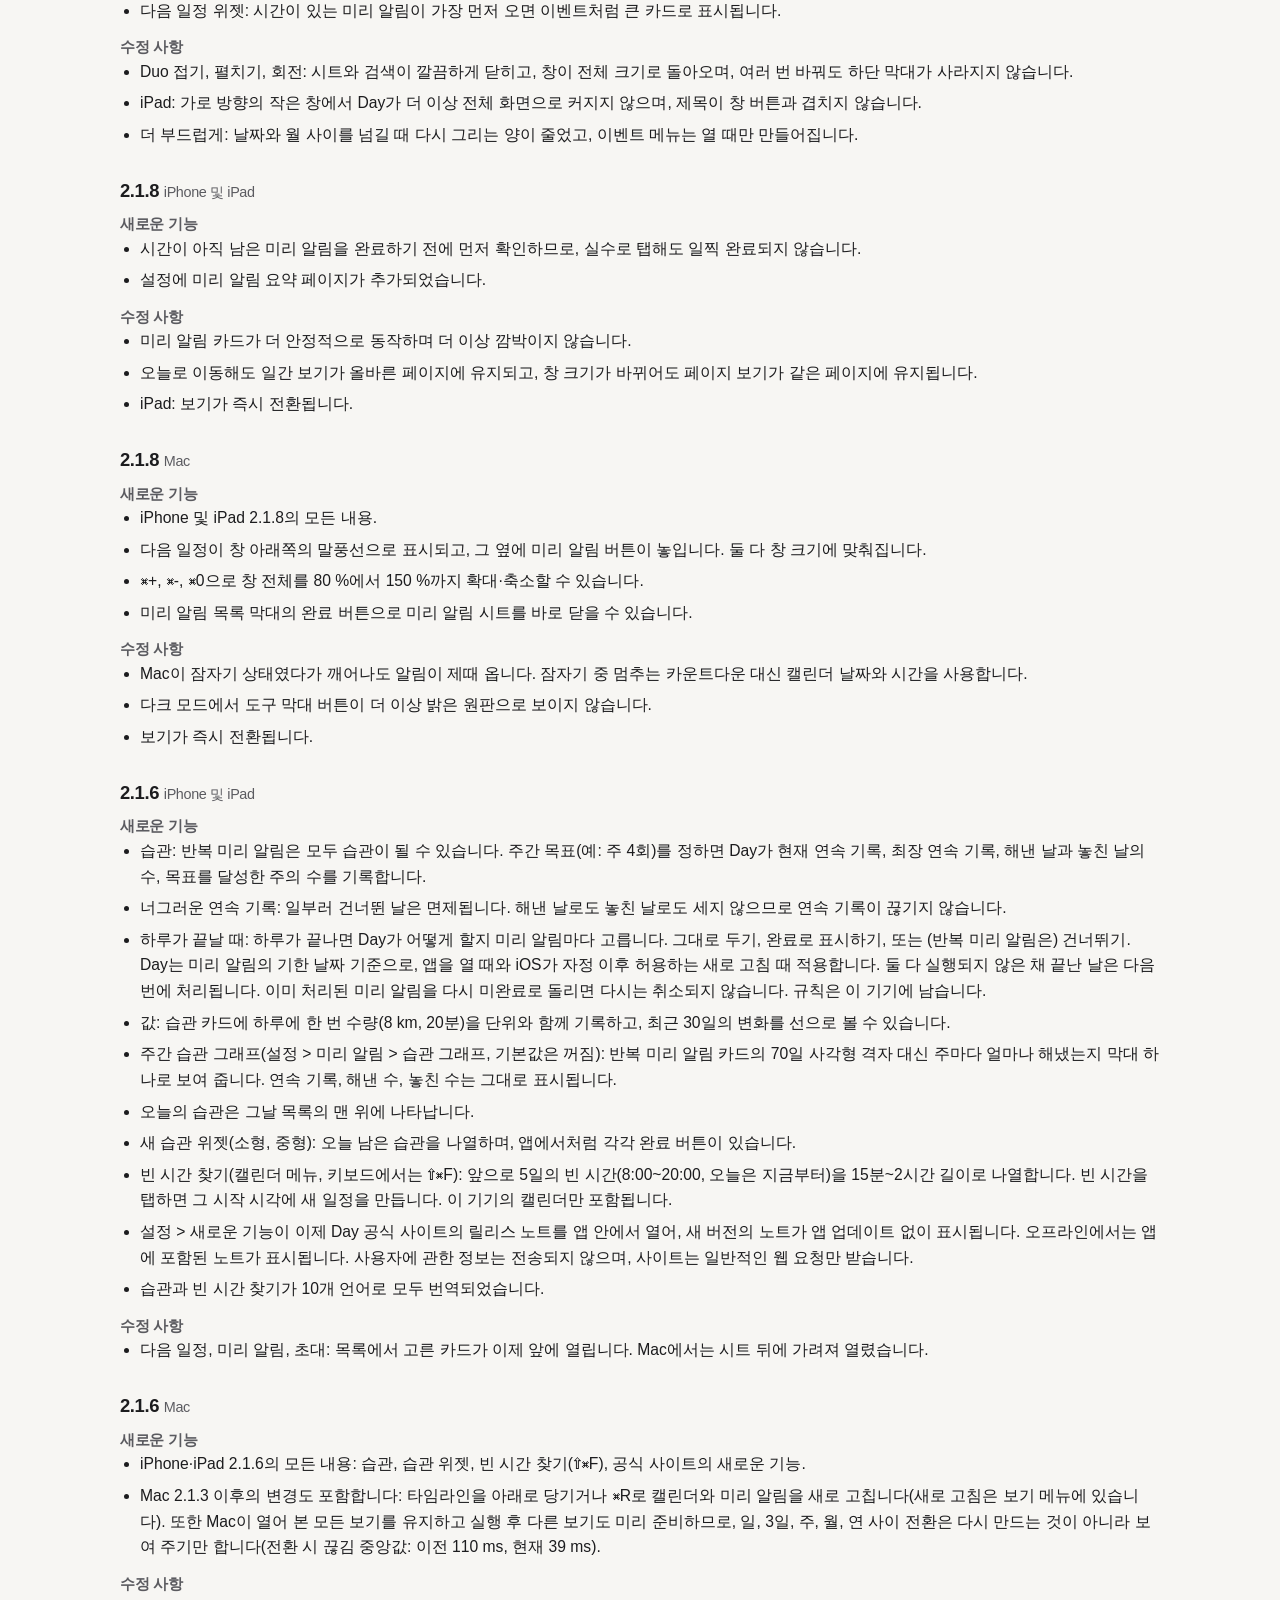
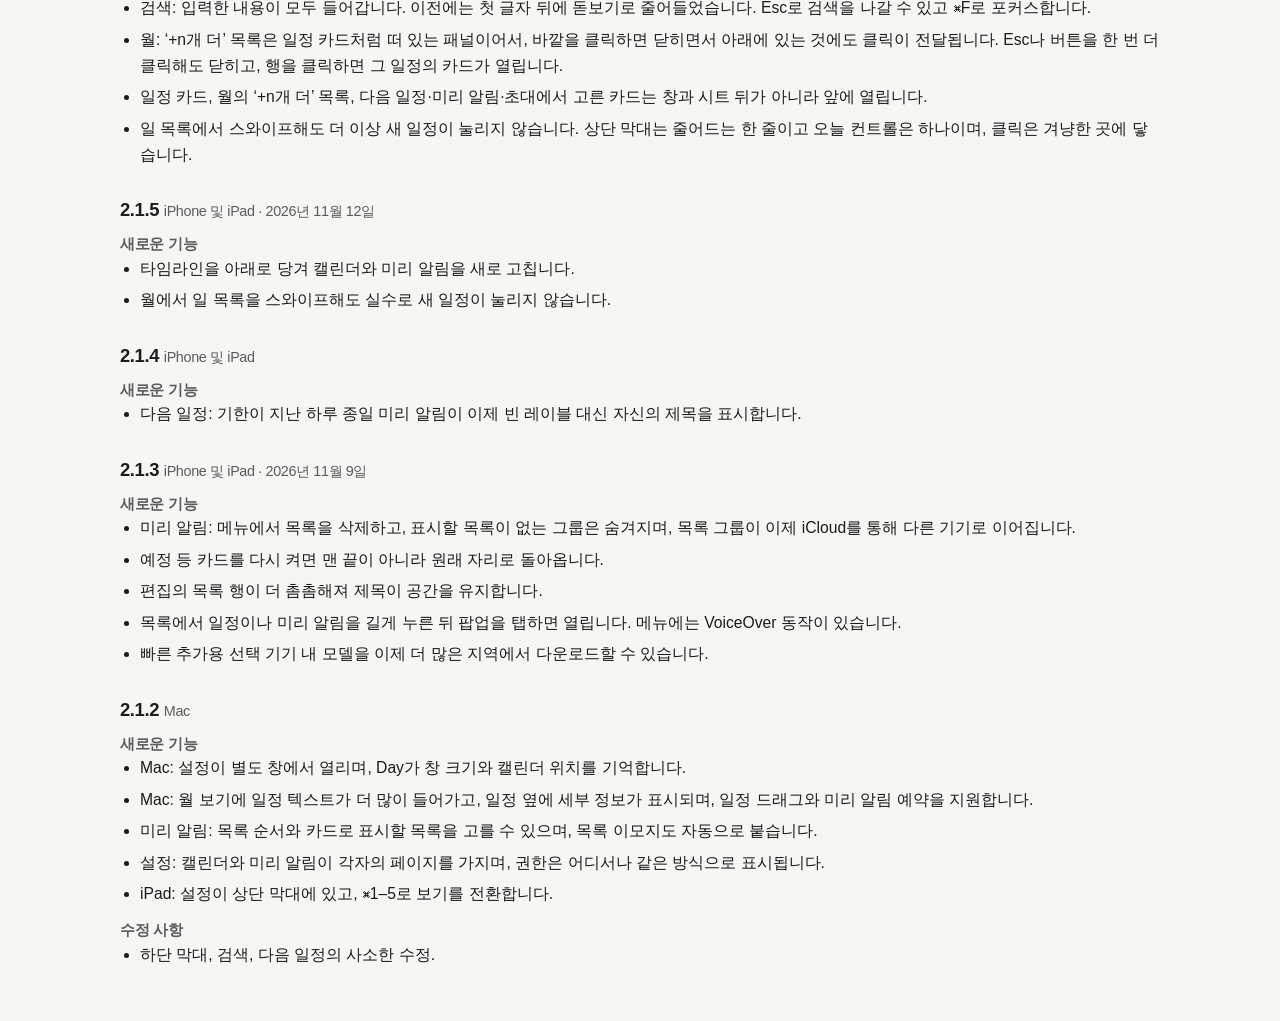
<file: changelog/ko/index.html>
<!doctype html>
<html lang="ko">
<head>
  <meta charset="utf-8">
  <meta name="viewport" content="width=device-width, initial-scale=1">
  <title>새로운 기능 — Day</title>
  <meta name="description" content="Day 각 버전의 변경 사항, 최신순.">
  <meta name="color-scheme" content="light dark">
  <link rel="icon" href="../../images/icon.png">
  <link rel="stylesheet" href="../../site.css">
  <link rel="alternate" hreflang="en" href="https://enrzh.github.io/Day/changelog/">
  <link rel="alternate" hreflang="de" href="https://enrzh.github.io/Day/changelog/de/">
  <link rel="alternate" hreflang="es" href="https://enrzh.github.io/Day/changelog/es/">
  <link rel="alternate" hreflang="fr" href="https://enrzh.github.io/Day/changelog/fr/">
  <link rel="alternate" hreflang="it" href="https://enrzh.github.io/Day/changelog/it/">
  <link rel="alternate" hreflang="ja" href="https://enrzh.github.io/Day/changelog/ja/">
  <link rel="alternate" hreflang="ko" href="https://enrzh.github.io/Day/changelog/ko/">
  <link rel="alternate" hreflang="pt-BR" href="https://enrzh.github.io/Day/changelog/pt-BR/">
  <link rel="alternate" hreflang="zh-Hans" href="https://enrzh.github.io/Day/changelog/zh-Hans/">
  <link rel="alternate" hreflang="zh-Hant" href="https://enrzh.github.io/Day/changelog/zh-Hant/">
  <style>article { margin-top: 2rem; } article h2 { font-size: 1.35rem; margin-bottom: .4rem; } article h2 .meta { font-size: .9rem; font-weight: 400; color: var(--muted); } article h3 { font-size: .95rem; color: var(--muted); margin: .9rem 0 .2rem; } article ul { margin: 0; padding-left: 1.2rem; } article li { margin-bottom: .35rem; } .langs { display: flex; flex-wrap: wrap; align-items: center; gap: .3rem 1rem; margin: 0 0 1rem; font-size: .9rem; } .lang { position: relative; border: 0 !important; } .lang summary { padding: .3rem .7rem !important; font-weight: 400 !important; border: 1px solid var(--line) !important; } .lang summary:focus-visible { outline-offset: 2px; } .lang:first-of-type { border: 0 !important; } .lang .menu a { border: 0 !important; } .lang summary { list-style: none; cursor: pointer; display: inline-flex; align-items: center; gap: .4rem; border: 1px solid var(--line); border-radius: 8px; padding: .3rem .7rem; min-height: 2rem; font-size: .88rem; color: var(--ink); user-select: none; } .lang summary::-webkit-details-marker { display: none; } .lang summary::after { content: "▾"; font-size: .8em; color: var(--muted); } .lang summary:focus-visible { outline: 2px solid currentColor; outline-offset: 2px; } .lang .menu { position: absolute; right: 0; top: calc(100% + 6px); z-index: 10; min-width: 11rem; display: flex; flex-direction: column; padding: .3rem; background: var(--bg); border: 1px solid var(--line); border-radius: 10px; box-shadow: 0 8px 24px rgba(0,0,0,.18); } .bar nav .lang .menu a { display: block !important; color: var(--ink); padding: .5rem .7rem; border-radius: 6px; font-size: .92rem; } .bar nav .lang .menu a:hover { background: var(--line); color: var(--ink); } .bar nav .lang .menu a[aria-current] { font-weight: 650; } </style>
</head>
<body>
  <header class="top"><div class="wrap bar"><a class="brand" href="../../"><img src="../../images/icon.png" width="32" height="32" alt="">Day</a><nav><a href="../../">홈</a><details class="lang" id="lang"><summary aria-label="Language"><span aria-hidden="true">🌐</span> 한국어</summary><div class="menu"><a href="../" hreflang="en" lang="en" data-lang="en">English</a><a href="../de/" hreflang="de" lang="de" data-lang="de">Deutsch</a><a href="../es/" hreflang="es" lang="es" data-lang="es">Español</a><a href="../fr/" hreflang="fr" lang="fr" data-lang="fr">Français</a><a href="../it/" hreflang="it" lang="it" data-lang="it">Italiano</a><a href="../ja/" hreflang="ja" lang="ja" data-lang="ja">日本語</a><a href="../ko/" hreflang="ko" lang="ko" data-lang="ko" aria-current="true">한국어</a><a href="../pt-BR/" hreflang="pt-BR" lang="pt-BR" data-lang="pt-BR">Português</a><a href="../zh-Hans/" hreflang="zh-Hans" lang="zh-Hans" data-lang="zh-Hans">简体中文</a><a href="../zh-Hant/" hreflang="zh-Hant" lang="zh-Hant" data-lang="zh-Hant">繁體中文</a></div></details></nav></div></header>
  <main id="main" class="wrap doc">
    <h1>새로운 기능</h1>
    <p class="meta">Day 각 버전의 변경 사항을 최신순으로 보여 줍니다. Day는 App Store에서 받으며, 업데이트도 App Store가 전달합니다.</p>
    <article id="ios-2.2.6">
      <h2>2.2.6 <span class="meta">iPhone 및 iPad · 2026년 11월 28일</span></h2>
      <h3>새로운 기능</h3><ul><li>공휴일 캘린더: 설정 › 캘린더에서 국가나 지역의 공휴일을 추가하세요. 캘린더, 다음 일정, 위젯에 표시됩니다.</li><li>여러 유럽 국가와 일부 다른 국가의 학교 방학도 지원합니다(데이터: OpenHolidaysAPI.org).</li><li>캘린더 구독: 설정 › 캘린더에서 webcal 또는 https 캘린더 링크를 추가하세요. 일정은 읽기 전용으로 위젯에도 표시됩니다.</li><li>Apple 미리 알림에 이미 알림이 있는 항목도 Day에서 알릴 수 있습니다. 설정에서 전체를, 카드에서 개별 항목을 켜세요.</li><li>다음 일정: 기한이 지난 미리 알림이 먼저 표시되고 언제부터인지 알려 줍니다.</li></ul><h3>수정 사항</h3><ul><li>일간·주간 타임라인이 화면 중간에서 끝나지 않고, 자정이 하단 막대 바로 위에 놓입니다.</li><li>빠른 추가와 받아쓰기가 시간을 말하는 더 많은 방식을 이해합니다.</li><li>Day가 시작할 때 계정 동기화를 요청해 다른 곳에서 바꾼 내용이 더 빨리 표시됩니다.</li><li>하단 막대의 실행 취소가 아이콘으로 바뀌었습니다.</li></ul>
    </article>
    <article id="ios-2.2.5">
      <h2>2.2.5 <span class="meta">iPhone 및 iPad</span></h2>
      <h3>새로운 기능</h3><ul><li>사진이 몇 초 만에 다른 기기에 도착합니다. iCloud를 직접 사용하므로 iCloud Drive를 켜지 않아도 됩니다.</li><li>다음 일정 목록에서 오늘 일정 사이에 현재 시각이 선으로 표시됩니다.</li></ul><h3>수정 사항</h3><ul><li>알림: Day가 알림을 업데이트할 때 제자리에서 바꾸므로, 도중에 Day가 종료되어도 알림이 사라지지 않습니다.</li></ul>
    </article>
    <article id="mac-2.2.5">
      <h2>2.2.5 <span class="meta">Mac</span></h2>
      <h3>새로운 기능</h3><ul><li>사진이 몇 초 만에 다른 기기에 도착합니다. iCloud를 직접 사용하므로 iCloud Drive를 켜지 않아도 됩니다.</li><li>다음 일정 목록에서 오늘 일정 사이에 현재 시각이 선으로 표시됩니다.</li><li>메뉴 막대: 다음 일정이나 미리 알림이 시간, 장소, 캘린더와 참여 또는 경로 버튼이 있는 카드로 표시됩니다.</li></ul><h3>수정 사항</h3><ul><li>메뉴 막대: 진행 중인 일정이 ‘1분 후’ 대신 다시 ‘…까지’로 표시됩니다.</li><li>메뉴 막대: 전체 화면 앱 위에서도 아이콘을 누르면 메뉴가 열립니다.</li><li>알림: Day가 알림을 업데이트할 때 제자리에서 바꾸므로, 도중에 Day가 종료되어도 알림이 사라지지 않습니다.</li><li>알림을 위해 백그라운드에서 실행: Day가 예기치 않게 종료되면 스스로 다시 시작해 알림이 계속 도착합니다.</li></ul>
    </article>
    <article id="ios-2.2.4">
      <h2>2.2.4 <span class="meta">iPhone 및 iPad</span></h2>
      <h3>새로운 기능</h3><ul><li>이벤트와 미리 알림에 사진: 카드나 편집기에서 추가하세요. iCloud로 다른 기기와 동기화되고 날짜 카운터 위젯의 배경에 표시됩니다.</li><li>템플릿이 설정에 전용 페이지를 갖게 되어 추가, 편집, 삭제할 수 있습니다.</li><li>설정이 깔끔해졌습니다: 먼저 돌아보기(주간 리뷰, 미리 알림 요약), 다음에 관리가 오며 설명이 훨씬 줄었습니다.</li><li>Apple Watch: 한 줄을 말하거나 입력해 이벤트나 미리 알림을 추가하고, 날짜와 시간을 확인한 뒤 체크를 탭하세요. iPhone이 저장합니다.</li><li>워치에 새 컴플리케이션 4개: 날짜 카운터, 다음 미리 알림(그 자리에서 완료), 날짜, 하루 진행률.</li><li>다음 일정을 워치의 스마트 스택에 실시간 현황으로 표시.</li><li>워치 앱이 더 간단해졌습니다: 각 행에 제목과 시간만 표시됩니다.</li></ul><h3>수정 사항</h3><ul><li>일 보기: 여러 날을 건너뛰어도 타임라인이 흔들리지 않습니다.</li><li>주간 리뷰: 캘린더 이름이 막대 아래로 가려지지 않고, 미리 알림 요약 행 전체가 탭에 반응합니다.</li><li>세로로 펼친 iPhone Duo: 다음 일정과 검색 막대가 버튼 사이에 고르게 놓입니다.</li><li>접은 iPhone Duo: 시트가 화면 가장자리까지 닿고, 초대 버튼이 오른쪽 위에 있으며, 보기 메뉴가 다시 탭에 반응합니다.</li></ul>
    </article>
    <article id="mac-2.2.4">
      <h2>2.2.4 <span class="meta">Mac</span></h2>
      <h3>새로운 기능</h3><ul><li>이벤트와 미리 알림에 사진: 카드나 편집기에서 추가하세요. iCloud로 다른 기기와 동기화되고 날짜 카운터 위젯의 배경에 표시됩니다.</li><li>템플릿이 설정에 전용 페이지를 갖게 되어 추가, 편집, 삭제할 수 있습니다.</li><li>설정이 깔끔해졌습니다: 먼저 돌아보기(주간 리뷰, 미리 알림 요약), 다음에 관리가 오며 설명이 훨씬 줄었습니다.</li></ul><h3>수정 사항</h3><ul><li>일 보기: 여러 날을 건너뛰어도 타임라인이 흔들리지 않습니다.</li><li>주간 리뷰: 캘린더 이름이 막대 아래로 가려지지 않고, 미리 알림 요약 행 전체가 탭에 반응합니다.</li></ul>
    </article>
    <article id="ios-2.2.3">
      <h2>2.2.3 <span class="meta">iPhone 및 iPad</span></h2>
      <h3>새로운 기능</h3><ul><li>설정의 위젯: Day의 모든 위젯을 내 일정으로 실제 크기 그대로 실시간 표시하고, 홈 화면·잠금 화면·제어 센터에 추가하는 방법도 알려 줍니다.</li><li>주간 리뷰: 지난주와 비교한 일정 시간, 캘린더별 시간, 가장 바쁜 날, 빈 시간, 완료한 미리 알림을 최근 12주 중 어느 주든 볼 수 있습니다.</li><li>하루나 한 주를 이미지나 텍스트로, 또는 빈 시간만 공유할 수 있으며 제목은 숨길 수 있습니다.</li><li>템플릿: 이벤트나 미리 알림의 종류(길이, 캘린더, 알림, 장소, 반복)를 한 번 저장해 두면 빠른 추가, 편집기 또는 단축어에서 바로 새로 만들 수 있습니다.</li><li>설정에서 새로운 이벤트와 미리 알림의 기본값: 길이, 알림(원하는 만큼, 원하는 시간에), 미리 알림의 시간과 우선순위.</li><li>설정의 터치 반응: 빠름, 보통, 느림 중에서 길게 누르기와 드래그의 반응 속도를 고를 수 있습니다.</li><li>설정을 새로 정리했습니다: 모양, 다음 일정, 입력, 기본 앱, 일반, 정보. 캘린더와 미리 알림 페이지는 표시, 새 항목, 알림 순서로 바뀌었습니다.</li><li>즐겨찾기: 이벤트나 미리 알림 카드에서 별표를 표시하세요. 미리 알림 옆의 노란 별에서 모두 열 수 있으며 iCloud로 동기화됩니다.</li><li>일수 카운터 위젯: 이벤트나 미리 알림까지 남은 날 또는 지난 날. 전체 또는 즐겨찾기에서 고르고, 스타일(클래식, 볼드, 달력 페이지, 미니멀)과 글자 색을 선택하세요. 잠금 화면에서도 사용할 수 있습니다.</li><li>카드에 일수 카운터: 설정의 옵션으로, 이벤트나 미리 알림 카드 오른쪽 위에 남은 날을 보여 줍니다.</li><li>설정 › 다음 일정의 미리 보기 범위: 이벤트를 얼마나 미리 맨 앞에 보여 줄지. 오늘 남은 시간, 다음 이벤트, 6·12·24시간 또는 직접 정한 시간.</li><li>다음 일정에서 미리 알림의 날짜와 시간이 이벤트처럼 표시됩니다.</li><li>큰 다음 일정 위젯이 더 깔끔해졌습니다. 정렬된 행, 공간을 채우는 목록, 명확한 빈 상태.</li><li>날짜만 있고 시간이 없는 미리 알림에도 알림이나 긴급을 설정할 수 있으며, 9:00에 울립니다.</li><li>새로운 앱 아이콘과 매일의 새로운 날짜 아이콘.</li><li>습관 위젯이 제거되었습니다.</li></ul><h3>수정 사항</h3><ul><li>날짜만 있는 미리 알림을 해당 날짜 전에 완료하면 이제 먼저 확인을 묻습니다.</li><li>저장하거나 삭제해도 더 이상 캘린더 전체를 다시 불러오지 않습니다.</li><li>Spotlight와 알림을 백그라운드에서 준비해 Day가 부드럽게 작동합니다.</li><li>다음 일정은 다음 항목이 바뀔 때만 다시 그려 배터리를 아낍니다.</li><li>스와이프할 때 월, 주, 연도를 덜 다시 그립니다.</li></ul>
    </article>
    <article id="mac-2.2.3">
      <h2>2.2.3 <span class="meta">Mac</span></h2>
      <h3>새로운 기능</h3><ul><li>메뉴 막대의 Day: 다음 이벤트와 오늘 남은 일정, 그리고 어느 앱에서든 빠른 추가를 여는 단축키(⌃⌥N). 설정 › 메뉴 막대에서 켤 수 있습니다.</li><li>설정의 위젯: Day의 모든 위젯을 내 일정으로 실제 크기 그대로 실시간 표시하고, 데스크탑이나 알림 센터에 추가하는 방법도 알려 줍니다.</li><li>주간 리뷰: 지난주와 비교한 일정 시간, 캘린더별 시간, 가장 바쁜 날, 빈 시간, 완료한 미리 알림을 최근 12주 중 어느 주든 볼 수 있습니다.</li><li>하루나 한 주를 이미지나 텍스트로, 또는 빈 시간만 공유할 수 있으며 제목은 숨길 수 있습니다 (⌘⇧S).</li><li>템플릿: 이벤트나 미리 알림의 종류(길이, 캘린더, 알림, 장소, 반복)를 한 번 저장해 두면 빠른 추가, 편집기 또는 단축어에서 바로 새로 만들 수 있습니다. Mac에서는 날짜의 오른쪽 클릭 메뉴에서도 쓸 수 있습니다.</li><li>설정에서 새로운 이벤트와 미리 알림의 기본값: 길이, 알림(원하는 만큼, 원하는 시간에), 미리 알림의 시간과 우선순위.</li><li>설정을 새로 정리했습니다: 모양, 다음 일정, 입력, 기본 앱, 일반, 정보. 캘린더와 미리 알림 페이지는 표시, 새 항목, 알림 순서로 바뀌었습니다.</li><li>창 크기 조절이 부드러워졌습니다. 드래그하는 동안 캘린더가 따라오며 더 이상 뒤처지지 않습니다.</li><li>월 전환이 훨씬 빨라졌고, 사이드바에 새로운 월 달력이 있습니다.</li><li>더 깔끔한 상단 막대: ‹ 오늘 ›, 그리고 새로운 이벤트와 검색이 두 개의 캡슐에 담기며 막대가 더 이상 넘치지 않습니다. 사이드바는 창 너비를 따릅니다.</li><li>어떤 언어로든 받아쓰기: 선택형 Qwen 모델로 기기에서 음성을 이해하고 언어를 자동 감지하며, 잠시 멈춰도 단어가 사라지지 않습니다.</li><li>캘린더 속 미리 알림 목록: 목록 전체를 하루 한 항목으로 진행률과 함께 표시합니다.</li><li>미리 알림 목록을 날짜별로 정렬: 지연됨, 오늘, 내일, 이후 날짜별로, 날짜 없는 항목은 맨 아래.</li><li>미리 알림 목록 이름 변경, 편집 화면에서 바로 목록 추가.</li><li>미리 알림 요약과 미리 알림 카드의 새로운 디자인.</li><li>즐겨찾기: 이벤트나 미리 알림 카드에서 별표를 표시하세요. 미리 알림 옆의 노란 별에서 모두 열 수 있으며 iCloud로 동기화됩니다.</li><li>일수 카운터 위젯: 이벤트나 미리 알림까지 남은 날 또는 지난 날을 네 가지 스타일(클래식, 볼드, 달력 페이지, 미니멀)과 원하는 글자 색으로 보여 줍니다.</li><li>카드에 일수 카운터: 설정의 옵션으로, 이벤트나 미리 알림 카드 오른쪽 위에 남은 날을 보여 줍니다.</li><li>설정 › 다음 일정의 미리 보기 범위: 이벤트를 얼마나 미리 맨 앞에 보여 줄지. 오늘 남은 시간, 다음 이벤트, 6·12·24시간 또는 직접 정한 시간.</li><li>날짜만 있고 시간이 없는 미리 알림에도 알림이나 긴급을 설정할 수 있으며, 9:00에 울립니다.</li><li>설정의 기기 내 AI: 빠른 추가와 받아쓰기 엔진을 고르고 모델을 관리합니다.</li><li>설정의 키보드 단축키: 모든 단축키를 보고 바꿀 수 있습니다.</li><li>새로운 환영 투어와 새로운 앱 아이콘.</li><li>새로운 기능이 앱 안에서 열립니다.</li><li>습관 위젯이 제거되었습니다.</li></ul><h3>수정 사항</h3><ul><li>날짜만 있는 미리 알림을 해당 날짜 전에 완료하면 이제 먼저 확인을 묻습니다.</li><li>이름이나 색을 바꾼 캘린더가 사이드바에 바로 반영됩니다.</li><li>저장하거나 삭제해도 더 이상 캘린더 전체를 다시 불러오지 않습니다.</li><li>Spotlight와 알림을 백그라운드에서 준비해 Day가 부드럽게 작동합니다.</li><li>목록 순서와 습관 그래프가 iCloud로 동기화.</li><li>월 보기의 현재 시각 선이 더 이상 습관 아래에 표시되지 않음.</li></ul>
    </article>
    <article id="ios-2.2.2">
      <h2>2.2.2 <span class="meta">iPhone 및 iPad</span></h2>
      <h3>새로운 기능</h3><ul><li>어떤 언어로든 받아쓰기: 선택형 Qwen 모델로 기기에서 음성을 이해하고 언어를 자동 감지하며, 잠시 멈춰도 단어가 사라지지 않습니다.</li><li>캘린더 속 미리 알림 목록: 목록 전체를 하루 하나의 항목으로 진행 상황과 함께 표시하고, 탭해서 완료할 수 있습니다. 위젯과 Apple Watch도 지원합니다.</li><li>검색이 최근 검색이 있는 시트로 열립니다.</li><li>다음 일정과 검색이 아래쪽 하나의 캡슐에 있고, 새 이벤트는 오른쪽에 있습니다.</li><li>미리 알림 요약과 미리 알림 카드의 새로운 디자인.</li><li>설정의 기기 내 AI: 빠른 추가와 받아쓰기 엔진을 고르고 모델을 관리합니다.</li><li>새로운 환영 투어와 iPad의 키보드 단축키 보기·변경 페이지.</li><li>미리 알림 목록 이름 변경, 편집 화면에서 바로 목록 추가.</li><li>미리 알림 목록을 날짜별로 정렬: 지연됨, 오늘, 내일, 이후 날짜별로, 날짜 없는 항목은 맨 아래.</li><li>새로운 기능이 앱 안에서 열립니다.</li></ul><h3>수정 사항</h3><ul><li>키보드가 열린 상태의 멈춤 해결.</li><li>월 보기의 날짜 목록이 끝까지 스크롤.</li><li>시트를 열어도 오늘·미리 알림 버튼이 제자리에 머묾.</li><li>목록 순서와 습관 그래프가 iCloud로 동기화.</li><li>월 보기의 현재 시각 선이 더 이상 습관 아래에 표시되지 않음.</li></ul>
    </article>
    <article id="ios-2.2.1">
      <h2>2.2.1 <span class="meta">iPhone 및 iPad</span></h2>
      <h3>새로운 기능</h3><ul><li>iPhone Duo: Day가 펼친 화면 전체를 사용합니다. 다음 일정과 새 이벤트는 아래에, 월 보기는 그날의 일정을 오른쪽 열에 보여 줍니다.</li><li>시스템 스트립이 옆에 있는 iPhone Duo: Day의 버튼(검색, 보기, 새 이벤트, 오늘, 미리 알림, 월의 (i))이 스트립으로 옮겨집니다. 스트립은 라이트·다크 모드를 따르고, 다음 일정은 그 옆 영역에 펼쳐집니다.</li><li>iPhone과 작은 iPad 창에서 하단 막대 고정: 보기, 다음 일정, 검색. 새 이벤트는 오른쪽 아래 검색 옆에 있습니다. 버튼을 옮기는 설정은 없어졌습니다.</li><li>검색은 버튼에서 키보드 위의 입력란으로 열리고, 둥근 버튼으로 닫습니다. iPad에서는 검색이 위쪽 막대에 있습니다.</li><li>iPad: 보기 선택이 제목 바로 뒤에 있고, 미리 알림은 위쪽 막대에 전용 버튼이 있으며, 머리글의 설정 버튼은 없어졌습니다.</li><li>미리 알림 요약: 최근 몇 주의 활동 그래프, 제시간에 완료한 비율 링, 목록별 차트, 한 주에 대한 짧은 메모.</li><li>새로운 기능은 앱 언어를 따르며, 그곳에서 고른 언어는 유지됩니다.</li><li>다음 일정 위젯: 시간이 있는 미리 알림이 가장 먼저 오면 이벤트처럼 큰 카드로 표시됩니다.</li></ul><h3>수정 사항</h3><ul><li>Duo 접기, 펼치기, 회전: 시트와 검색이 깔끔하게 닫히고, 창이 전체 크기로 돌아오며, 여러 번 바꿔도 하단 막대가 사라지지 않습니다.</li><li>iPad: 가로 방향의 작은 창에서 Day가 더 이상 전체 화면으로 커지지 않으며, 제목이 창 버튼과 겹치지 않습니다.</li><li>더 부드럽게: 날짜와 월 사이를 넘길 때 다시 그리는 양이 줄었고, 이벤트 메뉴는 열 때만 만들어집니다.</li></ul>
    </article>
    <article id="ios-2.1.8">
      <h2>2.1.8 <span class="meta">iPhone 및 iPad</span></h2>
      <h3>새로운 기능</h3><ul><li>시간이 아직 남은 미리 알림을 완료하기 전에 먼저 확인하므로, 실수로 탭해도 일찍 완료되지 않습니다.</li><li>설정에 미리 알림 요약 페이지가 추가되었습니다.</li></ul><h3>수정 사항</h3><ul><li>미리 알림 카드가 더 안정적으로 동작하며 더 이상 깜박이지 않습니다.</li><li>오늘로 이동해도 일간 보기가 올바른 페이지에 유지되고, 창 크기가 바뀌어도 페이지 보기가 같은 페이지에 유지됩니다.</li><li>iPad: 보기가 즉시 전환됩니다.</li></ul>
    </article>
    <article id="mac-2.1.8">
      <h2>2.1.8 <span class="meta">Mac</span></h2>
      <h3>새로운 기능</h3><ul><li>iPhone 및 iPad 2.1.8의 모든 내용.</li><li>다음 일정이 창 아래쪽의 말풍선으로 표시되고, 그 옆에 미리 알림 버튼이 놓입니다. 둘 다 창 크기에 맞춰집니다.</li><li>⌘+, ⌘-, ⌘0으로 창 전체를 80 %에서 150 %까지 확대·축소할 수 있습니다.</li><li>미리 알림 목록 막대의 완료 버튼으로 미리 알림 시트를 바로 닫을 수 있습니다.</li></ul><h3>수정 사항</h3><ul><li>Mac이 잠자기 상태였다가 깨어나도 알림이 제때 옵니다. 잠자기 중 멈추는 카운트다운 대신 캘린더 날짜와 시간을 사용합니다.</li><li>다크 모드에서 도구 막대 버튼이 더 이상 밝은 원판으로 보이지 않습니다.</li><li>보기가 즉시 전환됩니다.</li></ul>
    </article>
    <article id="ios-2.1.6">
      <h2>2.1.6 <span class="meta">iPhone 및 iPad</span></h2>
      <h3>새로운 기능</h3><ul><li>습관: 반복 미리 알림은 모두 습관이 될 수 있습니다. 주간 목표(예: 주 4회)를 정하면 Day가 현재 연속 기록, 최장 연속 기록, 해낸 날과 놓친 날의 수, 목표를 달성한 주의 수를 기록합니다.</li><li>너그러운 연속 기록: 일부러 건너뛴 날은 면제됩니다. 해낸 날로도 놓친 날로도 세지 않으므로 연속 기록이 끊기지 않습니다.</li><li>하루가 끝날 때: 하루가 끝나면 Day가 어떻게 할지 미리 알림마다 고릅니다. 그대로 두기, 완료로 표시하기, 또는 (반복 미리 알림은) 건너뛰기. Day는 미리 알림의 기한 날짜 기준으로, 앱을 열 때와 iOS가 자정 이후 허용하는 새로 고침 때 적용합니다. 둘 다 실행되지 않은 채 끝난 날은 다음번에 처리됩니다. 이미 처리된 미리 알림을 다시 미완료로 돌리면 다시는 취소되지 않습니다. 규칙은 이 기기에 남습니다.</li><li>값: 습관 카드에 하루에 한 번 수량(8 km, 20분)을 단위와 함께 기록하고, 최근 30일의 변화를 선으로 볼 수 있습니다.</li><li>주간 습관 그래프(설정 &gt; 미리 알림 &gt; 습관 그래프, 기본값은 꺼짐): 반복 미리 알림 카드의 70일 사각형 격자 대신 주마다 얼마나 해냈는지 막대 하나로 보여 줍니다. 연속 기록, 해낸 수, 놓친 수는 그대로 표시됩니다.</li><li>오늘의 습관은 그날 목록의 맨 위에 나타납니다.</li><li>새 습관 위젯(소형, 중형): 오늘 남은 습관을 나열하며, 앱에서처럼 각각 완료 버튼이 있습니다.</li><li>빈 시간 찾기(캘린더 메뉴, 키보드에서는 ⇧⌘F): 앞으로 5일의 빈 시간(8:00~20:00, 오늘은 지금부터)을 15분~2시간 길이로 나열합니다. 빈 시간을 탭하면 그 시작 시각에 새 일정을 만듭니다. 이 기기의 캘린더만 포함됩니다.</li><li>설정 &gt; 새로운 기능이 이제 Day 공식 사이트의 릴리스 노트를 앱 안에서 열어, 새 버전의 노트가 앱 업데이트 없이 표시됩니다. 오프라인에서는 앱에 포함된 노트가 표시됩니다. 사용자에 관한 정보는 전송되지 않으며, 사이트는 일반적인 웹 요청만 받습니다.</li><li>습관과 빈 시간 찾기가 10개 언어로 모두 번역되었습니다.</li></ul><h3>수정 사항</h3><ul><li>다음 일정, 미리 알림, 초대: 목록에서 고른 카드가 이제 앞에 열립니다. Mac에서는 시트 뒤에 가려져 열렸습니다.</li></ul>
    </article>
    <article id="mac-2.1.6">
      <h2>2.1.6 <span class="meta">Mac</span></h2>
      <h3>새로운 기능</h3><ul><li>iPhone·iPad 2.1.6의 모든 내용: 습관, 습관 위젯, 빈 시간 찾기(⇧⌘F), 공식 사이트의 새로운 기능.</li><li>Mac 2.1.3 이후의 변경도 포함합니다: 타임라인을 아래로 당기거나 ⌘R로 캘린더와 미리 알림을 새로 고칩니다(새로 고침은 보기 메뉴에 있습니다). 또한 Mac이 열어 본 모든 보기를 유지하고 실행 후 다른 보기도 미리 준비하므로, 일, 3일, 주, 월, 연 사이 전환은 다시 만드는 것이 아니라 보여 주기만 합니다(전환 시 끊김 중앙값: 이전 110 ms, 현재 39 ms).</li></ul><h3>수정 사항</h3><ul><li>검색: 입력한 내용이 모두 들어갑니다. 이전에는 첫 글자 뒤에 돋보기로 줄어들었습니다. Esc로 검색을 나갈 수 있고 ⌘F로 포커스합니다.</li><li>월: ‘+n개 더’ 목록은 일정 카드처럼 떠 있는 패널이어서, 바깥을 클릭하면 닫히면서 아래에 있는 것에도 클릭이 전달됩니다. Esc나 버튼을 한 번 더 클릭해도 닫히고, 행을 클릭하면 그 일정의 카드가 열립니다.</li><li>일정 카드, 월의 ‘+n개 더’ 목록, 다음 일정·미리 알림·초대에서 고른 카드는 창과 시트 뒤가 아니라 앞에 열립니다.</li><li>일 목록에서 스와이프해도 더 이상 새 일정이 눌리지 않습니다. 상단 막대는 줄어드는 한 줄이고 오늘 컨트롤은 하나이며, 클릭은 겨냥한 곳에 닿습니다.</li></ul>
    </article>
    <article id="ios-2.1.5">
      <h2>2.1.5 <span class="meta">iPhone 및 iPad · 2026년 11월 12일</span></h2>
      <h3>새로운 기능</h3><ul><li>타임라인을 아래로 당겨 캘린더와 미리 알림을 새로 고칩니다.</li><li>월에서 일 목록을 스와이프해도 실수로 새 일정이 눌리지 않습니다.</li></ul>
    </article>
    <article id="ios-2.1.4">
      <h2>2.1.4 <span class="meta">iPhone 및 iPad</span></h2>
      <h3>새로운 기능</h3><ul><li>다음 일정: 기한이 지난 하루 종일 미리 알림이 이제 빈 레이블 대신 자신의 제목을 표시합니다.</li></ul>
    </article>
    <article id="ios-2.1.3">
      <h2>2.1.3 <span class="meta">iPhone 및 iPad · 2026년 11월 9일</span></h2>
      <h3>새로운 기능</h3><ul><li>미리 알림: 메뉴에서 목록을 삭제하고, 표시할 목록이 없는 그룹은 숨겨지며, 목록 그룹이 이제 iCloud를 통해 다른 기기로 이어집니다.</li><li>예정 등 카드를 다시 켜면 맨 끝이 아니라 원래 자리로 돌아옵니다.</li><li>편집의 목록 행이 더 촘촘해져 제목이 공간을 유지합니다.</li><li>목록에서 일정이나 미리 알림을 길게 누른 뒤 팝업을 탭하면 열립니다. 메뉴에는 VoiceOver 동작이 있습니다.</li><li>빠른 추가용 선택 기기 내 모델을 이제 더 많은 지역에서 다운로드할 수 있습니다.</li></ul>
    </article>
    <article id="mac-2.1.2">
      <h2>2.1.2 <span class="meta">Mac</span></h2>
      <h3>새로운 기능</h3><ul><li>Mac: 설정이 별도 창에서 열리며, Day가 창 크기와 캘린더 위치를 기억합니다.</li><li>Mac: 월 보기에 일정 텍스트가 더 많이 들어가고, 일정 옆에 세부 정보가 표시되며, 일정 드래그와 미리 알림 예약을 지원합니다.</li><li>미리 알림: 목록 순서와 카드로 표시할 목록을 고를 수 있으며, 목록 이모지도 자동으로 붙습니다.</li><li>설정: 캘린더와 미리 알림이 각자의 페이지를 가지며, 권한은 어디서나 같은 방식으로 표시됩니다.</li><li>iPad: 설정이 상단 막대에 있고, ⌘1–5로 보기를 전환합니다.</li></ul><h3>수정 사항</h3><ul><li>하단 막대, 검색, 다음 일정의 사소한 수정.</li></ul>
    </article>
  </main>
  <script>(function(){var K='dayLang',d=document.getElementById('lang');if(!d)return;
var links=d.querySelectorAll('a[data-lang]');
if(/[?&]app=1(&|$)/.test(location.search)){for(var i=0;i<links.length;i++){links[i].href+='?app=1'}}
else{
function get(){var v;try{v=localStorage.getItem(K)}catch(e){}if(v)return v;var m=document.cookie.match(/(?:^|; )dayLang=([^;]+)/);return m?m[1]:null}
function set(v){try{localStorage.setItem(K,v)}catch(e){}document.cookie=K+'='+v+'; max-age=31536000; path=/; SameSite=Lax'}
var cur=document.documentElement.lang,saved=get();
if(saved&&saved!==cur){for(var i=0;i<links.length;i++){if(links[i].dataset.lang===saved){location.replace(links[i].href+location.hash);return}}}
for(var i=0;i<links.length;i++){links[i].addEventListener('click',function(){set(this.dataset.lang)})}}
document.addEventListener('click',function(e){if(!d.contains(e.target))d.open=false});
document.addEventListener('keydown',function(e){if(e.key==='Escape'){d.open=false}});})();</script>
</body>
</html>
</file>
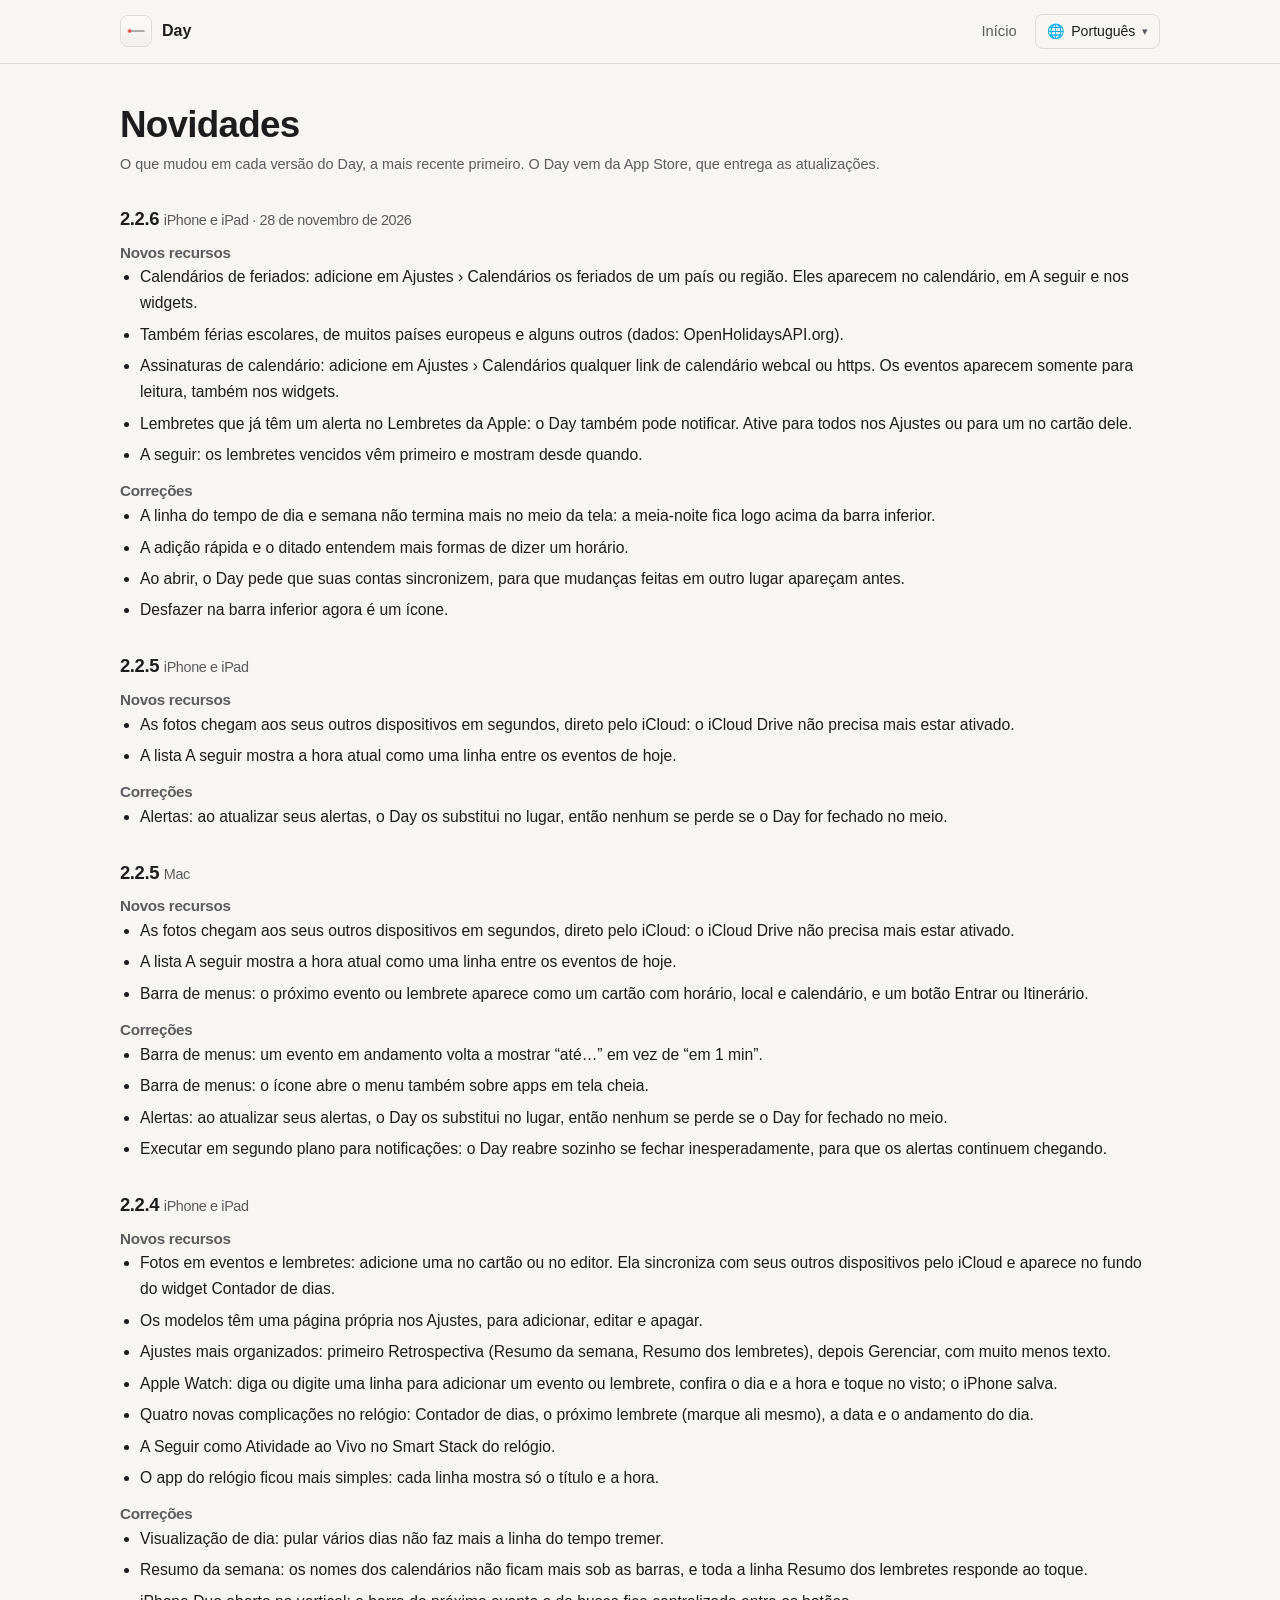
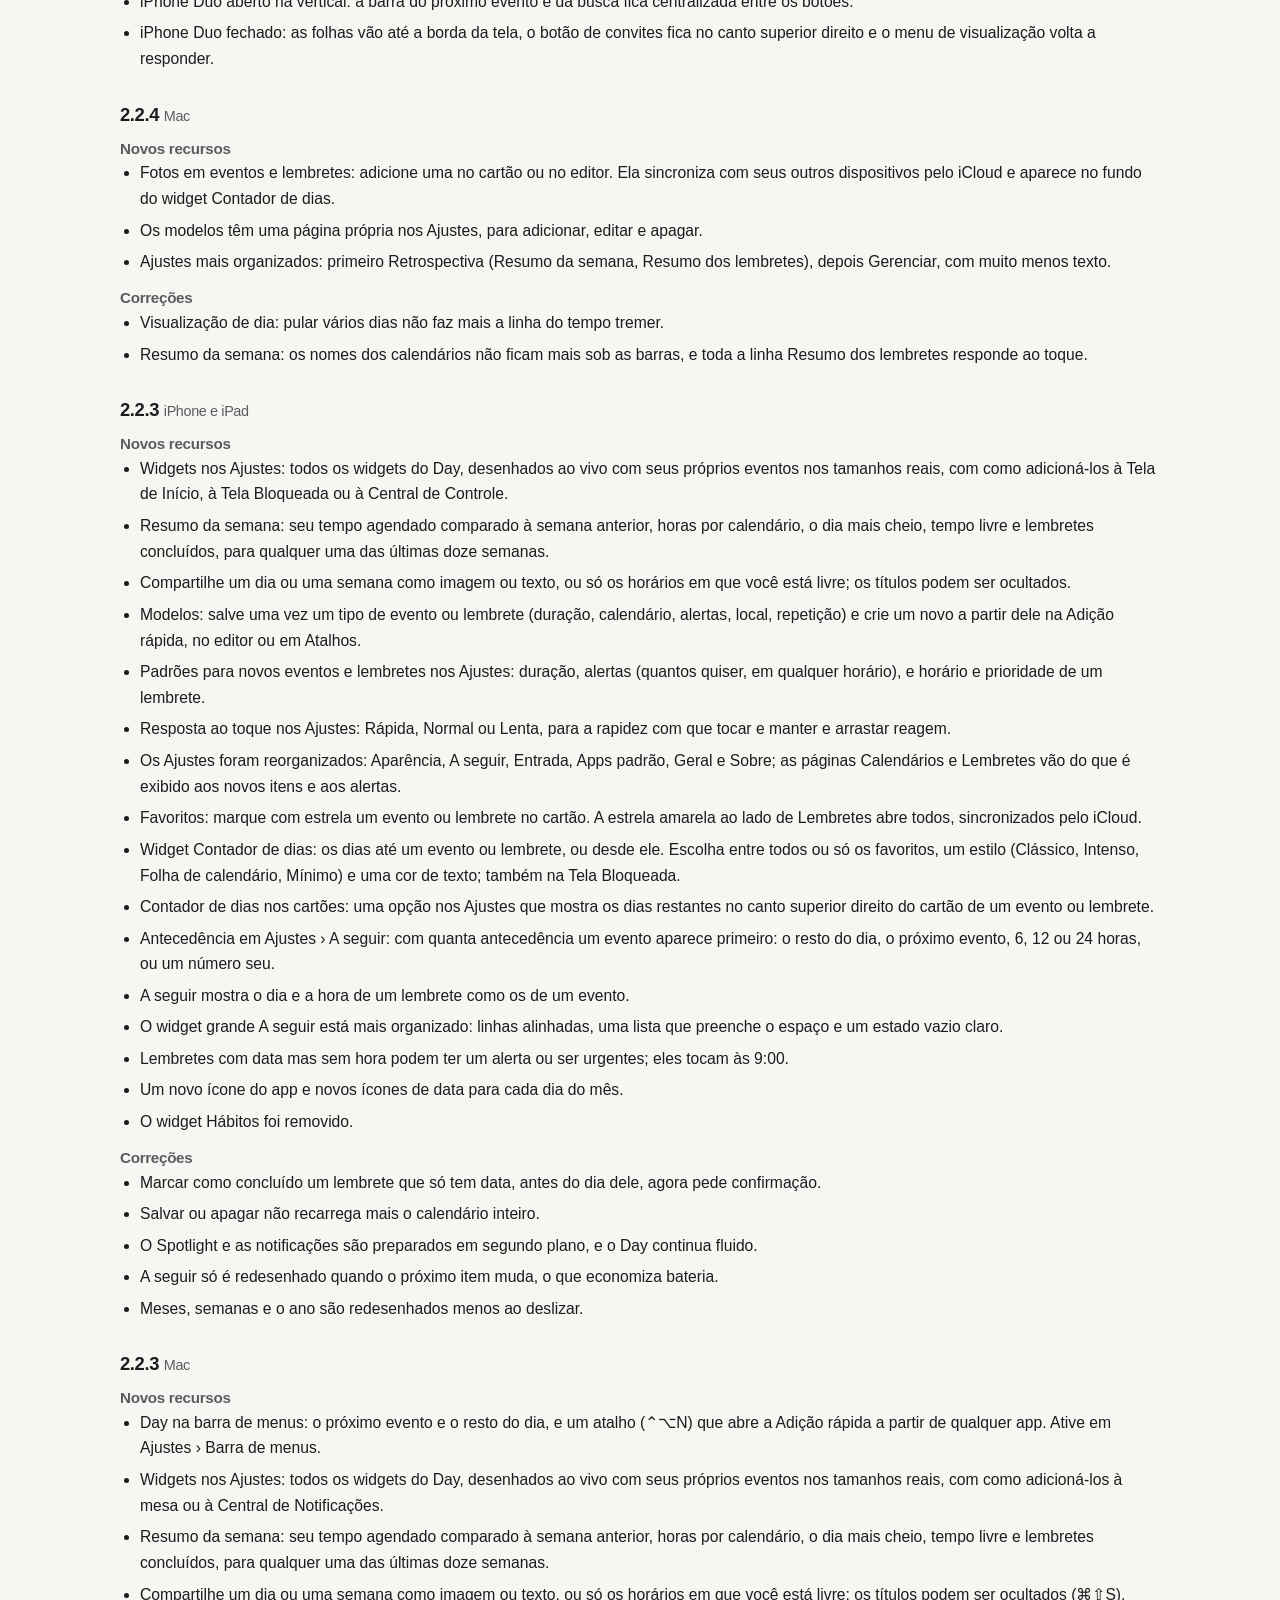
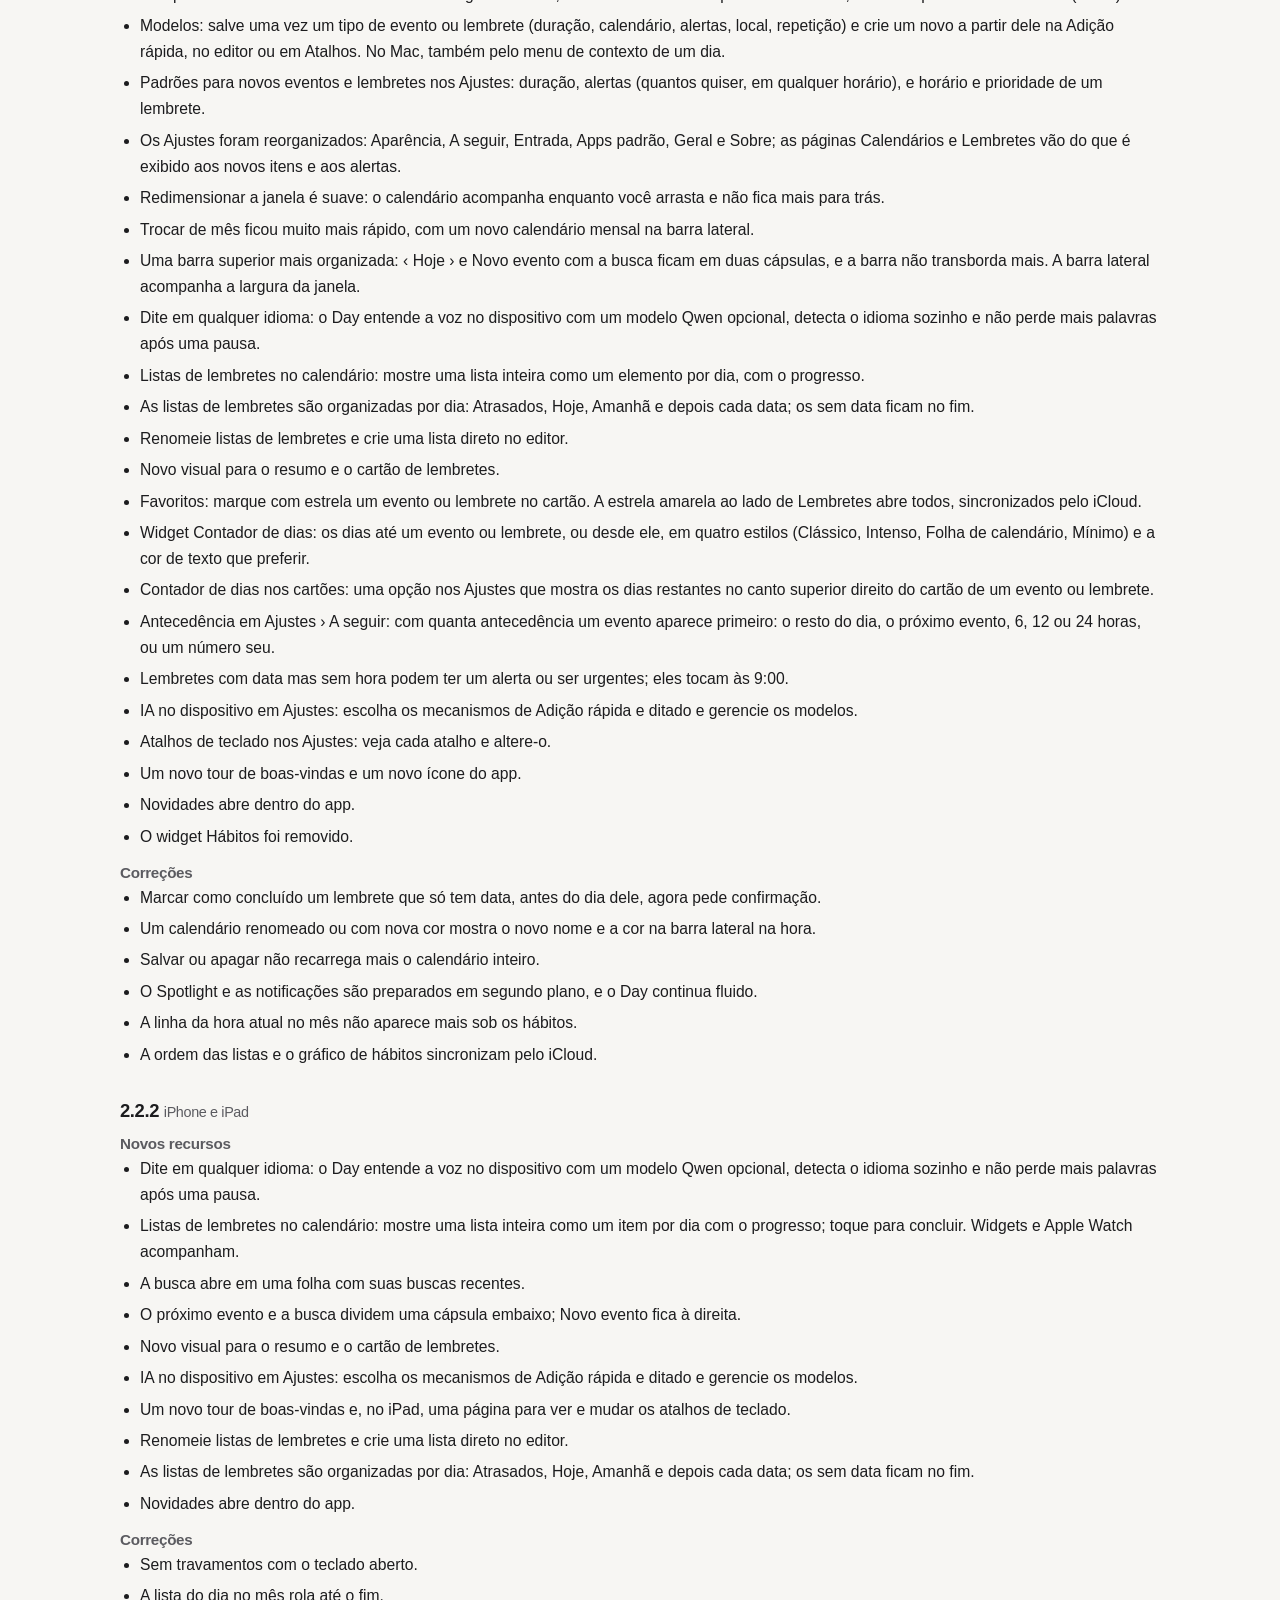
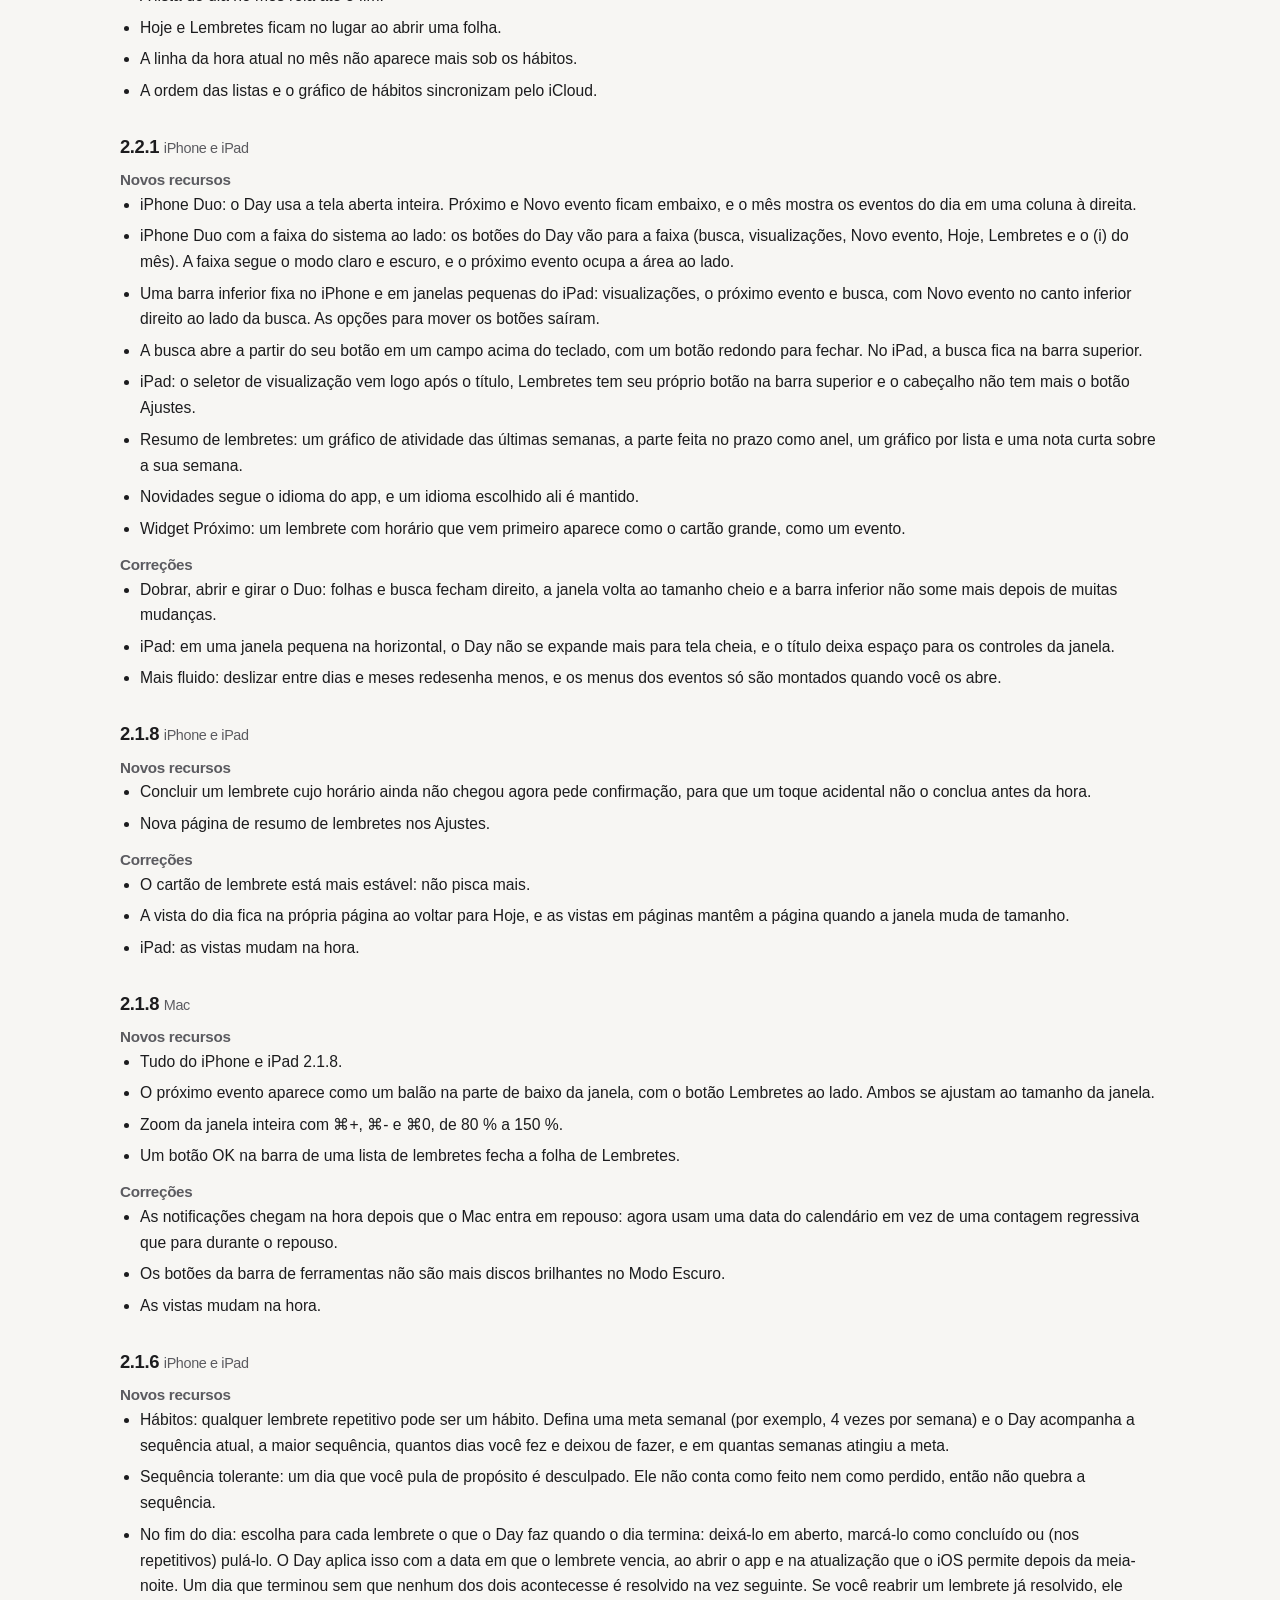
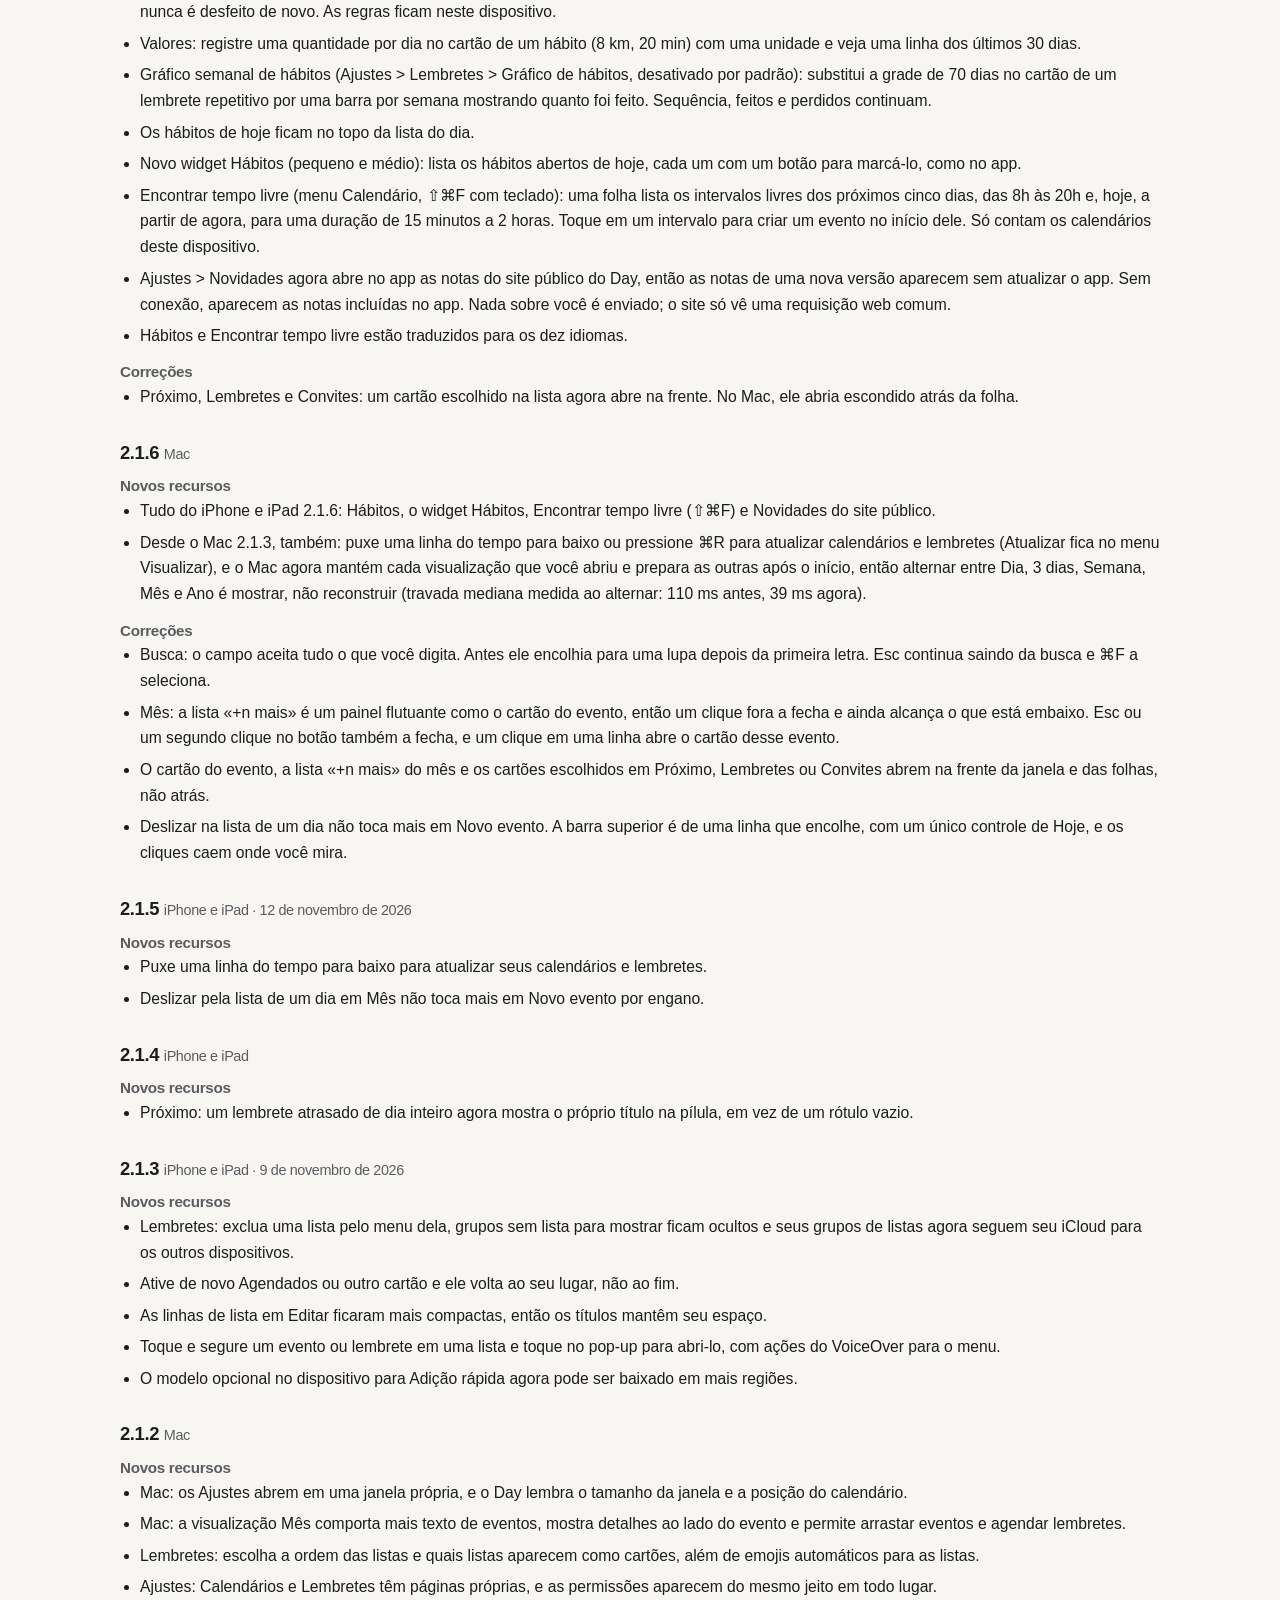
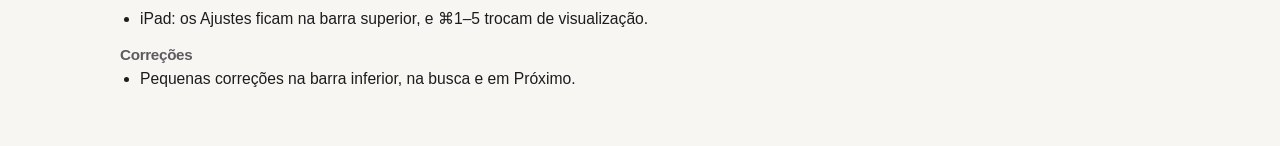
<file: changelog/pt-BR/index.html>
<!doctype html>
<html lang="pt-BR">
<head>
  <meta charset="utf-8">
  <meta name="viewport" content="width=device-width, initial-scale=1">
  <title>Novidades — Day</title>
  <meta name="description" content="O que mudou em cada versão do Day, a mais recente primeiro.">
  <meta name="color-scheme" content="light dark">
  <link rel="icon" href="../../images/icon.png">
  <link rel="stylesheet" href="../../site.css">
  <link rel="alternate" hreflang="en" href="https://enrzh.github.io/Day/changelog/">
  <link rel="alternate" hreflang="de" href="https://enrzh.github.io/Day/changelog/de/">
  <link rel="alternate" hreflang="es" href="https://enrzh.github.io/Day/changelog/es/">
  <link rel="alternate" hreflang="fr" href="https://enrzh.github.io/Day/changelog/fr/">
  <link rel="alternate" hreflang="it" href="https://enrzh.github.io/Day/changelog/it/">
  <link rel="alternate" hreflang="ja" href="https://enrzh.github.io/Day/changelog/ja/">
  <link rel="alternate" hreflang="ko" href="https://enrzh.github.io/Day/changelog/ko/">
  <link rel="alternate" hreflang="pt-BR" href="https://enrzh.github.io/Day/changelog/pt-BR/">
  <link rel="alternate" hreflang="zh-Hans" href="https://enrzh.github.io/Day/changelog/zh-Hans/">
  <link rel="alternate" hreflang="zh-Hant" href="https://enrzh.github.io/Day/changelog/zh-Hant/">
  <style>article { margin-top: 2rem; } article h2 { font-size: 1.35rem; margin-bottom: .4rem; } article h2 .meta { font-size: .9rem; font-weight: 400; color: var(--muted); } article h3 { font-size: .95rem; color: var(--muted); margin: .9rem 0 .2rem; } article ul { margin: 0; padding-left: 1.2rem; } article li { margin-bottom: .35rem; } .langs { display: flex; flex-wrap: wrap; align-items: center; gap: .3rem 1rem; margin: 0 0 1rem; font-size: .9rem; } .lang { position: relative; border: 0 !important; } .lang summary { padding: .3rem .7rem !important; font-weight: 400 !important; border: 1px solid var(--line) !important; } .lang summary:focus-visible { outline-offset: 2px; } .lang:first-of-type { border: 0 !important; } .lang .menu a { border: 0 !important; } .lang summary { list-style: none; cursor: pointer; display: inline-flex; align-items: center; gap: .4rem; border: 1px solid var(--line); border-radius: 8px; padding: .3rem .7rem; min-height: 2rem; font-size: .88rem; color: var(--ink); user-select: none; } .lang summary::-webkit-details-marker { display: none; } .lang summary::after { content: "▾"; font-size: .8em; color: var(--muted); } .lang summary:focus-visible { outline: 2px solid currentColor; outline-offset: 2px; } .lang .menu { position: absolute; right: 0; top: calc(100% + 6px); z-index: 10; min-width: 11rem; display: flex; flex-direction: column; padding: .3rem; background: var(--bg); border: 1px solid var(--line); border-radius: 10px; box-shadow: 0 8px 24px rgba(0,0,0,.18); } .bar nav .lang .menu a { display: block !important; color: var(--ink); padding: .5rem .7rem; border-radius: 6px; font-size: .92rem; } .bar nav .lang .menu a:hover { background: var(--line); color: var(--ink); } .bar nav .lang .menu a[aria-current] { font-weight: 650; } </style>
</head>
<body>
  <header class="top"><div class="wrap bar"><a class="brand" href="../../"><img src="../../images/icon.png" width="32" height="32" alt="">Day</a><nav><a href="../../">Início</a><details class="lang" id="lang"><summary aria-label="Language"><span aria-hidden="true">🌐</span> Português</summary><div class="menu"><a href="../" hreflang="en" lang="en" data-lang="en">English</a><a href="../de/" hreflang="de" lang="de" data-lang="de">Deutsch</a><a href="../es/" hreflang="es" lang="es" data-lang="es">Español</a><a href="../fr/" hreflang="fr" lang="fr" data-lang="fr">Français</a><a href="../it/" hreflang="it" lang="it" data-lang="it">Italiano</a><a href="../ja/" hreflang="ja" lang="ja" data-lang="ja">日本語</a><a href="../ko/" hreflang="ko" lang="ko" data-lang="ko">한국어</a><a href="../pt-BR/" hreflang="pt-BR" lang="pt-BR" data-lang="pt-BR" aria-current="true">Português</a><a href="../zh-Hans/" hreflang="zh-Hans" lang="zh-Hans" data-lang="zh-Hans">简体中文</a><a href="../zh-Hant/" hreflang="zh-Hant" lang="zh-Hant" data-lang="zh-Hant">繁體中文</a></div></details></nav></div></header>
  <main id="main" class="wrap doc">
    <h1>Novidades</h1>
    <p class="meta">O que mudou em cada versão do Day, a mais recente primeiro. O Day vem da App Store, que entrega as atualizações.</p>
    <article id="ios-2.2.6">
      <h2>2.2.6 <span class="meta">iPhone e iPad · 28 de novembro de 2026</span></h2>
      <h3>Novos recursos</h3><ul><li>Calendários de feriados: adicione em Ajustes › Calendários os feriados de um país ou região. Eles aparecem no calendário, em A seguir e nos widgets.</li><li>Também férias escolares, de muitos países europeus e alguns outros (dados: OpenHolidaysAPI.org).</li><li>Assinaturas de calendário: adicione em Ajustes › Calendários qualquer link de calendário webcal ou https. Os eventos aparecem somente para leitura, também nos widgets.</li><li>Lembretes que já têm um alerta no Lembretes da Apple: o Day também pode notificar. Ative para todos nos Ajustes ou para um no cartão dele.</li><li>A seguir: os lembretes vencidos vêm primeiro e mostram desde quando.</li></ul><h3>Correções</h3><ul><li>A linha do tempo de dia e semana não termina mais no meio da tela: a meia-noite fica logo acima da barra inferior.</li><li>A adição rápida e o ditado entendem mais formas de dizer um horário.</li><li>Ao abrir, o Day pede que suas contas sincronizem, para que mudanças feitas em outro lugar apareçam antes.</li><li>Desfazer na barra inferior agora é um ícone.</li></ul>
    </article>
    <article id="ios-2.2.5">
      <h2>2.2.5 <span class="meta">iPhone e iPad</span></h2>
      <h3>Novos recursos</h3><ul><li>As fotos chegam aos seus outros dispositivos em segundos, direto pelo iCloud: o iCloud Drive não precisa mais estar ativado.</li><li>A lista A seguir mostra a hora atual como uma linha entre os eventos de hoje.</li></ul><h3>Correções</h3><ul><li>Alertas: ao atualizar seus alertas, o Day os substitui no lugar, então nenhum se perde se o Day for fechado no meio.</li></ul>
    </article>
    <article id="mac-2.2.5">
      <h2>2.2.5 <span class="meta">Mac</span></h2>
      <h3>Novos recursos</h3><ul><li>As fotos chegam aos seus outros dispositivos em segundos, direto pelo iCloud: o iCloud Drive não precisa mais estar ativado.</li><li>A lista A seguir mostra a hora atual como uma linha entre os eventos de hoje.</li><li>Barra de menus: o próximo evento ou lembrete aparece como um cartão com horário, local e calendário, e um botão Entrar ou Itinerário.</li></ul><h3>Correções</h3><ul><li>Barra de menus: um evento em andamento volta a mostrar “até…” em vez de “em 1 min”.</li><li>Barra de menus: o ícone abre o menu também sobre apps em tela cheia.</li><li>Alertas: ao atualizar seus alertas, o Day os substitui no lugar, então nenhum se perde se o Day for fechado no meio.</li><li>Executar em segundo plano para notificações: o Day reabre sozinho se fechar inesperadamente, para que os alertas continuem chegando.</li></ul>
    </article>
    <article id="ios-2.2.4">
      <h2>2.2.4 <span class="meta">iPhone e iPad</span></h2>
      <h3>Novos recursos</h3><ul><li>Fotos em eventos e lembretes: adicione uma no cartão ou no editor. Ela sincroniza com seus outros dispositivos pelo iCloud e aparece no fundo do widget Contador de dias.</li><li>Os modelos têm uma página própria nos Ajustes, para adicionar, editar e apagar.</li><li>Ajustes mais organizados: primeiro Retrospectiva (Resumo da semana, Resumo dos lembretes), depois Gerenciar, com muito menos texto.</li><li>Apple Watch: diga ou digite uma linha para adicionar um evento ou lembrete, confira o dia e a hora e toque no visto; o iPhone salva.</li><li>Quatro novas complicações no relógio: Contador de dias, o próximo lembrete (marque ali mesmo), a data e o andamento do dia.</li><li>A Seguir como Atividade ao Vivo no Smart Stack do relógio.</li><li>O app do relógio ficou mais simples: cada linha mostra só o título e a hora.</li></ul><h3>Correções</h3><ul><li>Visualização de dia: pular vários dias não faz mais a linha do tempo tremer.</li><li>Resumo da semana: os nomes dos calendários não ficam mais sob as barras, e toda a linha Resumo dos lembretes responde ao toque.</li><li>iPhone Duo aberto na vertical: a barra do próximo evento e da busca fica centralizada entre os botões.</li><li>iPhone Duo fechado: as folhas vão até a borda da tela, o botão de convites fica no canto superior direito e o menu de visualização volta a responder.</li></ul>
    </article>
    <article id="mac-2.2.4">
      <h2>2.2.4 <span class="meta">Mac</span></h2>
      <h3>Novos recursos</h3><ul><li>Fotos em eventos e lembretes: adicione uma no cartão ou no editor. Ela sincroniza com seus outros dispositivos pelo iCloud e aparece no fundo do widget Contador de dias.</li><li>Os modelos têm uma página própria nos Ajustes, para adicionar, editar e apagar.</li><li>Ajustes mais organizados: primeiro Retrospectiva (Resumo da semana, Resumo dos lembretes), depois Gerenciar, com muito menos texto.</li></ul><h3>Correções</h3><ul><li>Visualização de dia: pular vários dias não faz mais a linha do tempo tremer.</li><li>Resumo da semana: os nomes dos calendários não ficam mais sob as barras, e toda a linha Resumo dos lembretes responde ao toque.</li></ul>
    </article>
    <article id="ios-2.2.3">
      <h2>2.2.3 <span class="meta">iPhone e iPad</span></h2>
      <h3>Novos recursos</h3><ul><li>Widgets nos Ajustes: todos os widgets do Day, desenhados ao vivo com seus próprios eventos nos tamanhos reais, com como adicioná-los à Tela de Início, à Tela Bloqueada ou à Central de Controle.</li><li>Resumo da semana: seu tempo agendado comparado à semana anterior, horas por calendário, o dia mais cheio, tempo livre e lembretes concluídos, para qualquer uma das últimas doze semanas.</li><li>Compartilhe um dia ou uma semana como imagem ou texto, ou só os horários em que você está livre; os títulos podem ser ocultados.</li><li>Modelos: salve uma vez um tipo de evento ou lembrete (duração, calendário, alertas, local, repetição) e crie um novo a partir dele na Adição rápida, no editor ou em Atalhos.</li><li>Padrões para novos eventos e lembretes nos Ajustes: duração, alertas (quantos quiser, em qualquer horário), e horário e prioridade de um lembrete.</li><li>Resposta ao toque nos Ajustes: Rápida, Normal ou Lenta, para a rapidez com que tocar e manter e arrastar reagem.</li><li>Os Ajustes foram reorganizados: Aparência, A seguir, Entrada, Apps padrão, Geral e Sobre; as páginas Calendários e Lembretes vão do que é exibido aos novos itens e aos alertas.</li><li>Favoritos: marque com estrela um evento ou lembrete no cartão. A estrela amarela ao lado de Lembretes abre todos, sincronizados pelo iCloud.</li><li>Widget Contador de dias: os dias até um evento ou lembrete, ou desde ele. Escolha entre todos ou só os favoritos, um estilo (Clássico, Intenso, Folha de calendário, Mínimo) e uma cor de texto; também na Tela Bloqueada.</li><li>Contador de dias nos cartões: uma opção nos Ajustes que mostra os dias restantes no canto superior direito do cartão de um evento ou lembrete.</li><li>Antecedência em Ajustes › A seguir: com quanta antecedência um evento aparece primeiro: o resto do dia, o próximo evento, 6, 12 ou 24 horas, ou um número seu.</li><li>A seguir mostra o dia e a hora de um lembrete como os de um evento.</li><li>O widget grande A seguir está mais organizado: linhas alinhadas, uma lista que preenche o espaço e um estado vazio claro.</li><li>Lembretes com data mas sem hora podem ter um alerta ou ser urgentes; eles tocam às 9:00.</li><li>Um novo ícone do app e novos ícones de data para cada dia do mês.</li><li>O widget Hábitos foi removido.</li></ul><h3>Correções</h3><ul><li>Marcar como concluído um lembrete que só tem data, antes do dia dele, agora pede confirmação.</li><li>Salvar ou apagar não recarrega mais o calendário inteiro.</li><li>O Spotlight e as notificações são preparados em segundo plano, e o Day continua fluido.</li><li>A seguir só é redesenhado quando o próximo item muda, o que economiza bateria.</li><li>Meses, semanas e o ano são redesenhados menos ao deslizar.</li></ul>
    </article>
    <article id="mac-2.2.3">
      <h2>2.2.3 <span class="meta">Mac</span></h2>
      <h3>Novos recursos</h3><ul><li>Day na barra de menus: o próximo evento e o resto do dia, e um atalho (⌃⌥N) que abre a Adição rápida a partir de qualquer app. Ative em Ajustes › Barra de menus.</li><li>Widgets nos Ajustes: todos os widgets do Day, desenhados ao vivo com seus próprios eventos nos tamanhos reais, com como adicioná-los à mesa ou à Central de Notificações.</li><li>Resumo da semana: seu tempo agendado comparado à semana anterior, horas por calendário, o dia mais cheio, tempo livre e lembretes concluídos, para qualquer uma das últimas doze semanas.</li><li>Compartilhe um dia ou uma semana como imagem ou texto, ou só os horários em que você está livre; os títulos podem ser ocultados (⌘⇧S).</li><li>Modelos: salve uma vez um tipo de evento ou lembrete (duração, calendário, alertas, local, repetição) e crie um novo a partir dele na Adição rápida, no editor ou em Atalhos. No Mac, também pelo menu de contexto de um dia.</li><li>Padrões para novos eventos e lembretes nos Ajustes: duração, alertas (quantos quiser, em qualquer horário), e horário e prioridade de um lembrete.</li><li>Os Ajustes foram reorganizados: Aparência, A seguir, Entrada, Apps padrão, Geral e Sobre; as páginas Calendários e Lembretes vão do que é exibido aos novos itens e aos alertas.</li><li>Redimensionar a janela é suave: o calendário acompanha enquanto você arrasta e não fica mais para trás.</li><li>Trocar de mês ficou muito mais rápido, com um novo calendário mensal na barra lateral.</li><li>Uma barra superior mais organizada: ‹ Hoje › e Novo evento com a busca ficam em duas cápsulas, e a barra não transborda mais. A barra lateral acompanha a largura da janela.</li><li>Dite em qualquer idioma: o Day entende a voz no dispositivo com um modelo Qwen opcional, detecta o idioma sozinho e não perde mais palavras após uma pausa.</li><li>Listas de lembretes no calendário: mostre uma lista inteira como um elemento por dia, com o progresso.</li><li>As listas de lembretes são organizadas por dia: Atrasados, Hoje, Amanhã e depois cada data; os sem data ficam no fim.</li><li>Renomeie listas de lembretes e crie uma lista direto no editor.</li><li>Novo visual para o resumo e o cartão de lembretes.</li><li>Favoritos: marque com estrela um evento ou lembrete no cartão. A estrela amarela ao lado de Lembretes abre todos, sincronizados pelo iCloud.</li><li>Widget Contador de dias: os dias até um evento ou lembrete, ou desde ele, em quatro estilos (Clássico, Intenso, Folha de calendário, Mínimo) e a cor de texto que preferir.</li><li>Contador de dias nos cartões: uma opção nos Ajustes que mostra os dias restantes no canto superior direito do cartão de um evento ou lembrete.</li><li>Antecedência em Ajustes › A seguir: com quanta antecedência um evento aparece primeiro: o resto do dia, o próximo evento, 6, 12 ou 24 horas, ou um número seu.</li><li>Lembretes com data mas sem hora podem ter um alerta ou ser urgentes; eles tocam às 9:00.</li><li>IA no dispositivo em Ajustes: escolha os mecanismos de Adição rápida e ditado e gerencie os modelos.</li><li>Atalhos de teclado nos Ajustes: veja cada atalho e altere-o.</li><li>Um novo tour de boas-vindas e um novo ícone do app.</li><li>Novidades abre dentro do app.</li><li>O widget Hábitos foi removido.</li></ul><h3>Correções</h3><ul><li>Marcar como concluído um lembrete que só tem data, antes do dia dele, agora pede confirmação.</li><li>Um calendário renomeado ou com nova cor mostra o novo nome e a cor na barra lateral na hora.</li><li>Salvar ou apagar não recarrega mais o calendário inteiro.</li><li>O Spotlight e as notificações são preparados em segundo plano, e o Day continua fluido.</li><li>A linha da hora atual no mês não aparece mais sob os hábitos.</li><li>A ordem das listas e o gráfico de hábitos sincronizam pelo iCloud.</li></ul>
    </article>
    <article id="ios-2.2.2">
      <h2>2.2.2 <span class="meta">iPhone e iPad</span></h2>
      <h3>Novos recursos</h3><ul><li>Dite em qualquer idioma: o Day entende a voz no dispositivo com um modelo Qwen opcional, detecta o idioma sozinho e não perde mais palavras após uma pausa.</li><li>Listas de lembretes no calendário: mostre uma lista inteira como um item por dia com o progresso; toque para concluir. Widgets e Apple Watch acompanham.</li><li>A busca abre em uma folha com suas buscas recentes.</li><li>O próximo evento e a busca dividem uma cápsula embaixo; Novo evento fica à direita.</li><li>Novo visual para o resumo e o cartão de lembretes.</li><li>IA no dispositivo em Ajustes: escolha os mecanismos de Adição rápida e ditado e gerencie os modelos.</li><li>Um novo tour de boas-vindas e, no iPad, uma página para ver e mudar os atalhos de teclado.</li><li>Renomeie listas de lembretes e crie uma lista direto no editor.</li><li>As listas de lembretes são organizadas por dia: Atrasados, Hoje, Amanhã e depois cada data; os sem data ficam no fim.</li><li>Novidades abre dentro do app.</li></ul><h3>Correções</h3><ul><li>Sem travamentos com o teclado aberto.</li><li>A lista do dia no mês rola até o fim.</li><li>Hoje e Lembretes ficam no lugar ao abrir uma folha.</li><li>A linha da hora atual no mês não aparece mais sob os hábitos.</li><li>A ordem das listas e o gráfico de hábitos sincronizam pelo iCloud.</li></ul>
    </article>
    <article id="ios-2.2.1">
      <h2>2.2.1 <span class="meta">iPhone e iPad</span></h2>
      <h3>Novos recursos</h3><ul><li>iPhone Duo: o Day usa a tela aberta inteira. Próximo e Novo evento ficam embaixo, e o mês mostra os eventos do dia em uma coluna à direita.</li><li>iPhone Duo com a faixa do sistema ao lado: os botões do Day vão para a faixa (busca, visualizações, Novo evento, Hoje, Lembretes e o (i) do mês). A faixa segue o modo claro e escuro, e o próximo evento ocupa a área ao lado.</li><li>Uma barra inferior fixa no iPhone e em janelas pequenas do iPad: visualizações, o próximo evento e busca, com Novo evento no canto inferior direito ao lado da busca. As opções para mover os botões saíram.</li><li>A busca abre a partir do seu botão em um campo acima do teclado, com um botão redondo para fechar. No iPad, a busca fica na barra superior.</li><li>iPad: o seletor de visualização vem logo após o título, Lembretes tem seu próprio botão na barra superior e o cabeçalho não tem mais o botão Ajustes.</li><li>Resumo de lembretes: um gráfico de atividade das últimas semanas, a parte feita no prazo como anel, um gráfico por lista e uma nota curta sobre a sua semana.</li><li>Novidades segue o idioma do app, e um idioma escolhido ali é mantido.</li><li>Widget Próximo: um lembrete com horário que vem primeiro aparece como o cartão grande, como um evento.</li></ul><h3>Correções</h3><ul><li>Dobrar, abrir e girar o Duo: folhas e busca fecham direito, a janela volta ao tamanho cheio e a barra inferior não some mais depois de muitas mudanças.</li><li>iPad: em uma janela pequena na horizontal, o Day não se expande mais para tela cheia, e o título deixa espaço para os controles da janela.</li><li>Mais fluido: deslizar entre dias e meses redesenha menos, e os menus dos eventos só são montados quando você os abre.</li></ul>
    </article>
    <article id="ios-2.1.8">
      <h2>2.1.8 <span class="meta">iPhone e iPad</span></h2>
      <h3>Novos recursos</h3><ul><li>Concluir um lembrete cujo horário ainda não chegou agora pede confirmação, para que um toque acidental não o conclua antes da hora.</li><li>Nova página de resumo de lembretes nos Ajustes.</li></ul><h3>Correções</h3><ul><li>O cartão de lembrete está mais estável: não pisca mais.</li><li>A vista do dia fica na própria página ao voltar para Hoje, e as vistas em páginas mantêm a página quando a janela muda de tamanho.</li><li>iPad: as vistas mudam na hora.</li></ul>
    </article>
    <article id="mac-2.1.8">
      <h2>2.1.8 <span class="meta">Mac</span></h2>
      <h3>Novos recursos</h3><ul><li>Tudo do iPhone e iPad 2.1.8.</li><li>O próximo evento aparece como um balão na parte de baixo da janela, com o botão Lembretes ao lado. Ambos se ajustam ao tamanho da janela.</li><li>Zoom da janela inteira com ⌘+, ⌘- e ⌘0, de 80 % a 150 %.</li><li>Um botão OK na barra de uma lista de lembretes fecha a folha de Lembretes.</li></ul><h3>Correções</h3><ul><li>As notificações chegam na hora depois que o Mac entra em repouso: agora usam uma data do calendário em vez de uma contagem regressiva que para durante o repouso.</li><li>Os botões da barra de ferramentas não são mais discos brilhantes no Modo Escuro.</li><li>As vistas mudam na hora.</li></ul>
    </article>
    <article id="ios-2.1.6">
      <h2>2.1.6 <span class="meta">iPhone e iPad</span></h2>
      <h3>Novos recursos</h3><ul><li>Hábitos: qualquer lembrete repetitivo pode ser um hábito. Defina uma meta semanal (por exemplo, 4 vezes por semana) e o Day acompanha a sequência atual, a maior sequência, quantos dias você fez e deixou de fazer, e em quantas semanas atingiu a meta.</li><li>Sequência tolerante: um dia que você pula de propósito é desculpado. Ele não conta como feito nem como perdido, então não quebra a sequência.</li><li>No fim do dia: escolha para cada lembrete o que o Day faz quando o dia termina: deixá-lo em aberto, marcá-lo como concluído ou (nos repetitivos) pulá-lo. O Day aplica isso com a data em que o lembrete vencia, ao abrir o app e na atualização que o iOS permite depois da meia-noite. Um dia que terminou sem que nenhum dos dois acontecesse é resolvido na vez seguinte. Se você reabrir um lembrete já resolvido, ele nunca é desfeito de novo. As regras ficam neste dispositivo.</li><li>Valores: registre uma quantidade por dia no cartão de um hábito (8 km, 20 min) com uma unidade e veja uma linha dos últimos 30 dias.</li><li>Gráfico semanal de hábitos (Ajustes &gt; Lembretes &gt; Gráfico de hábitos, desativado por padrão): substitui a grade de 70 dias no cartão de um lembrete repetitivo por uma barra por semana mostrando quanto foi feito. Sequência, feitos e perdidos continuam.</li><li>Os hábitos de hoje ficam no topo da lista do dia.</li><li>Novo widget Hábitos (pequeno e médio): lista os hábitos abertos de hoje, cada um com um botão para marcá-lo, como no app.</li><li>Encontrar tempo livre (menu Calendário, ⇧⌘F com teclado): uma folha lista os intervalos livres dos próximos cinco dias, das 8h às 20h e, hoje, a partir de agora, para uma duração de 15 minutos a 2 horas. Toque em um intervalo para criar um evento no início dele. Só contam os calendários deste dispositivo.</li><li>Ajustes &gt; Novidades agora abre no app as notas do site público do Day, então as notas de uma nova versão aparecem sem atualizar o app. Sem conexão, aparecem as notas incluídas no app. Nada sobre você é enviado; o site só vê uma requisição web comum.</li><li>Hábitos e Encontrar tempo livre estão traduzidos para os dez idiomas.</li></ul><h3>Correções</h3><ul><li>Próximo, Lembretes e Convites: um cartão escolhido na lista agora abre na frente. No Mac, ele abria escondido atrás da folha.</li></ul>
    </article>
    <article id="mac-2.1.6">
      <h2>2.1.6 <span class="meta">Mac</span></h2>
      <h3>Novos recursos</h3><ul><li>Tudo do iPhone e iPad 2.1.6: Hábitos, o widget Hábitos, Encontrar tempo livre (⇧⌘F) e Novidades do site público.</li><li>Desde o Mac 2.1.3, também: puxe uma linha do tempo para baixo ou pressione ⌘R para atualizar calendários e lembretes (Atualizar fica no menu Visualizar), e o Mac agora mantém cada visualização que você abriu e prepara as outras após o início, então alternar entre Dia, 3 dias, Semana, Mês e Ano é mostrar, não reconstruir (travada mediana medida ao alternar: 110 ms antes, 39 ms agora).</li></ul><h3>Correções</h3><ul><li>Busca: o campo aceita tudo o que você digita. Antes ele encolhia para uma lupa depois da primeira letra. Esc continua saindo da busca e ⌘F a seleciona.</li><li>Mês: a lista «+n mais» é um painel flutuante como o cartão do evento, então um clique fora a fecha e ainda alcança o que está embaixo. Esc ou um segundo clique no botão também a fecha, e um clique em uma linha abre o cartão desse evento.</li><li>O cartão do evento, a lista «+n mais» do mês e os cartões escolhidos em Próximo, Lembretes ou Convites abrem na frente da janela e das folhas, não atrás.</li><li>Deslizar na lista de um dia não toca mais em Novo evento. A barra superior é de uma linha que encolhe, com um único controle de Hoje, e os cliques caem onde você mira.</li></ul>
    </article>
    <article id="ios-2.1.5">
      <h2>2.1.5 <span class="meta">iPhone e iPad · 12 de novembro de 2026</span></h2>
      <h3>Novos recursos</h3><ul><li>Puxe uma linha do tempo para baixo para atualizar seus calendários e lembretes.</li><li>Deslizar pela lista de um dia em Mês não toca mais em Novo evento por engano.</li></ul>
    </article>
    <article id="ios-2.1.4">
      <h2>2.1.4 <span class="meta">iPhone e iPad</span></h2>
      <h3>Novos recursos</h3><ul><li>Próximo: um lembrete atrasado de dia inteiro agora mostra o próprio título na pílula, em vez de um rótulo vazio.</li></ul>
    </article>
    <article id="ios-2.1.3">
      <h2>2.1.3 <span class="meta">iPhone e iPad · 9 de novembro de 2026</span></h2>
      <h3>Novos recursos</h3><ul><li>Lembretes: exclua uma lista pelo menu dela, grupos sem lista para mostrar ficam ocultos e seus grupos de listas agora seguem seu iCloud para os outros dispositivos.</li><li>Ative de novo Agendados ou outro cartão e ele volta ao seu lugar, não ao fim.</li><li>As linhas de lista em Editar ficaram mais compactas, então os títulos mantêm seu espaço.</li><li>Toque e segure um evento ou lembrete em uma lista e toque no pop-up para abri-lo, com ações do VoiceOver para o menu.</li><li>O modelo opcional no dispositivo para Adição rápida agora pode ser baixado em mais regiões.</li></ul>
    </article>
    <article id="mac-2.1.2">
      <h2>2.1.2 <span class="meta">Mac</span></h2>
      <h3>Novos recursos</h3><ul><li>Mac: os Ajustes abrem em uma janela própria, e o Day lembra o tamanho da janela e a posição do calendário.</li><li>Mac: a visualização Mês comporta mais texto de eventos, mostra detalhes ao lado do evento e permite arrastar eventos e agendar lembretes.</li><li>Lembretes: escolha a ordem das listas e quais listas aparecem como cartões, além de emojis automáticos para as listas.</li><li>Ajustes: Calendários e Lembretes têm páginas próprias, e as permissões aparecem do mesmo jeito em todo lugar.</li><li>iPad: os Ajustes ficam na barra superior, e ⌘1–5 trocam de visualização.</li></ul><h3>Correções</h3><ul><li>Pequenas correções na barra inferior, na busca e em Próximo.</li></ul>
    </article>
  </main>
  <script>(function(){var K='dayLang',d=document.getElementById('lang');if(!d)return;
var links=d.querySelectorAll('a[data-lang]');
if(/[?&]app=1(&|$)/.test(location.search)){for(var i=0;i<links.length;i++){links[i].href+='?app=1'}}
else{
function get(){var v;try{v=localStorage.getItem(K)}catch(e){}if(v)return v;var m=document.cookie.match(/(?:^|; )dayLang=([^;]+)/);return m?m[1]:null}
function set(v){try{localStorage.setItem(K,v)}catch(e){}document.cookie=K+'='+v+'; max-age=31536000; path=/; SameSite=Lax'}
var cur=document.documentElement.lang,saved=get();
if(saved&&saved!==cur){for(var i=0;i<links.length;i++){if(links[i].dataset.lang===saved){location.replace(links[i].href+location.hash);return}}}
for(var i=0;i<links.length;i++){links[i].addEventListener('click',function(){set(this.dataset.lang)})}}
document.addEventListener('click',function(e){if(!d.contains(e.target))d.open=false});
document.addEventListener('keydown',function(e){if(e.key==='Escape'){d.open=false}});})();</script>
</body>
</html>
</file>
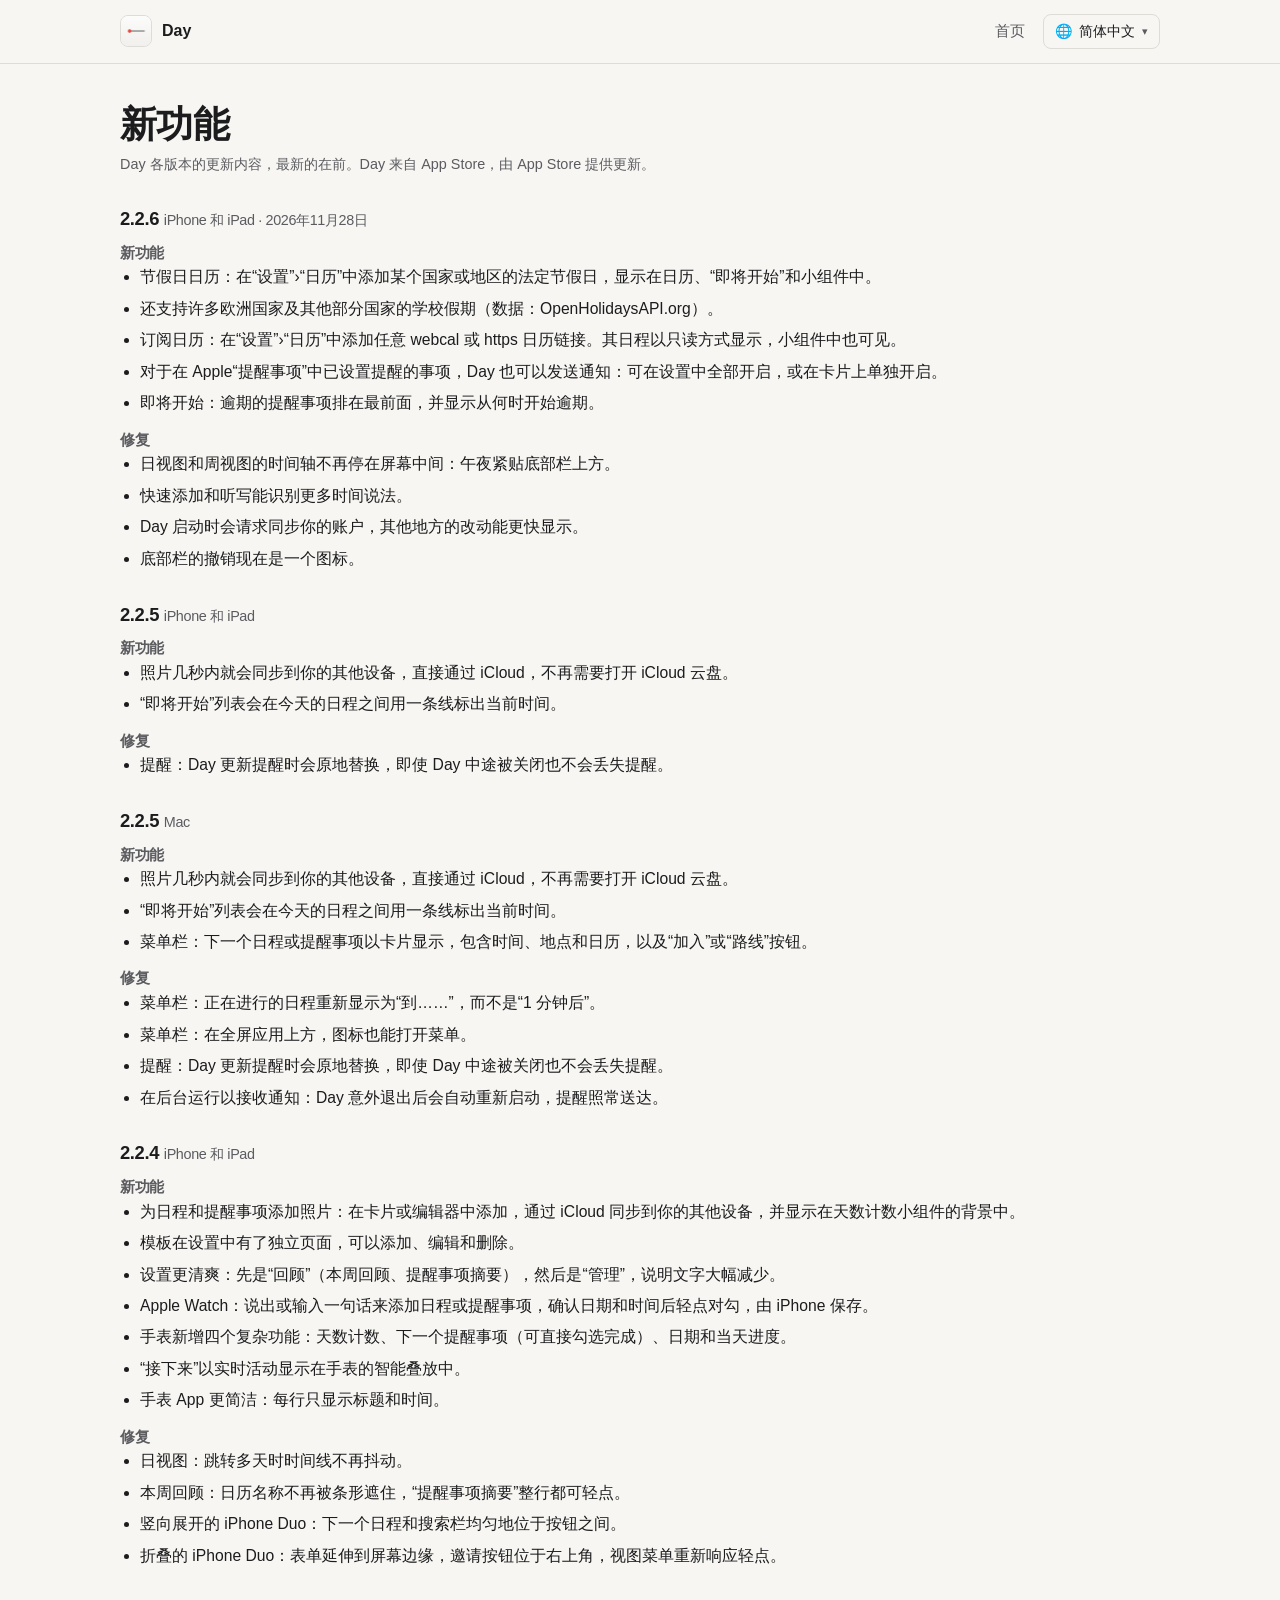
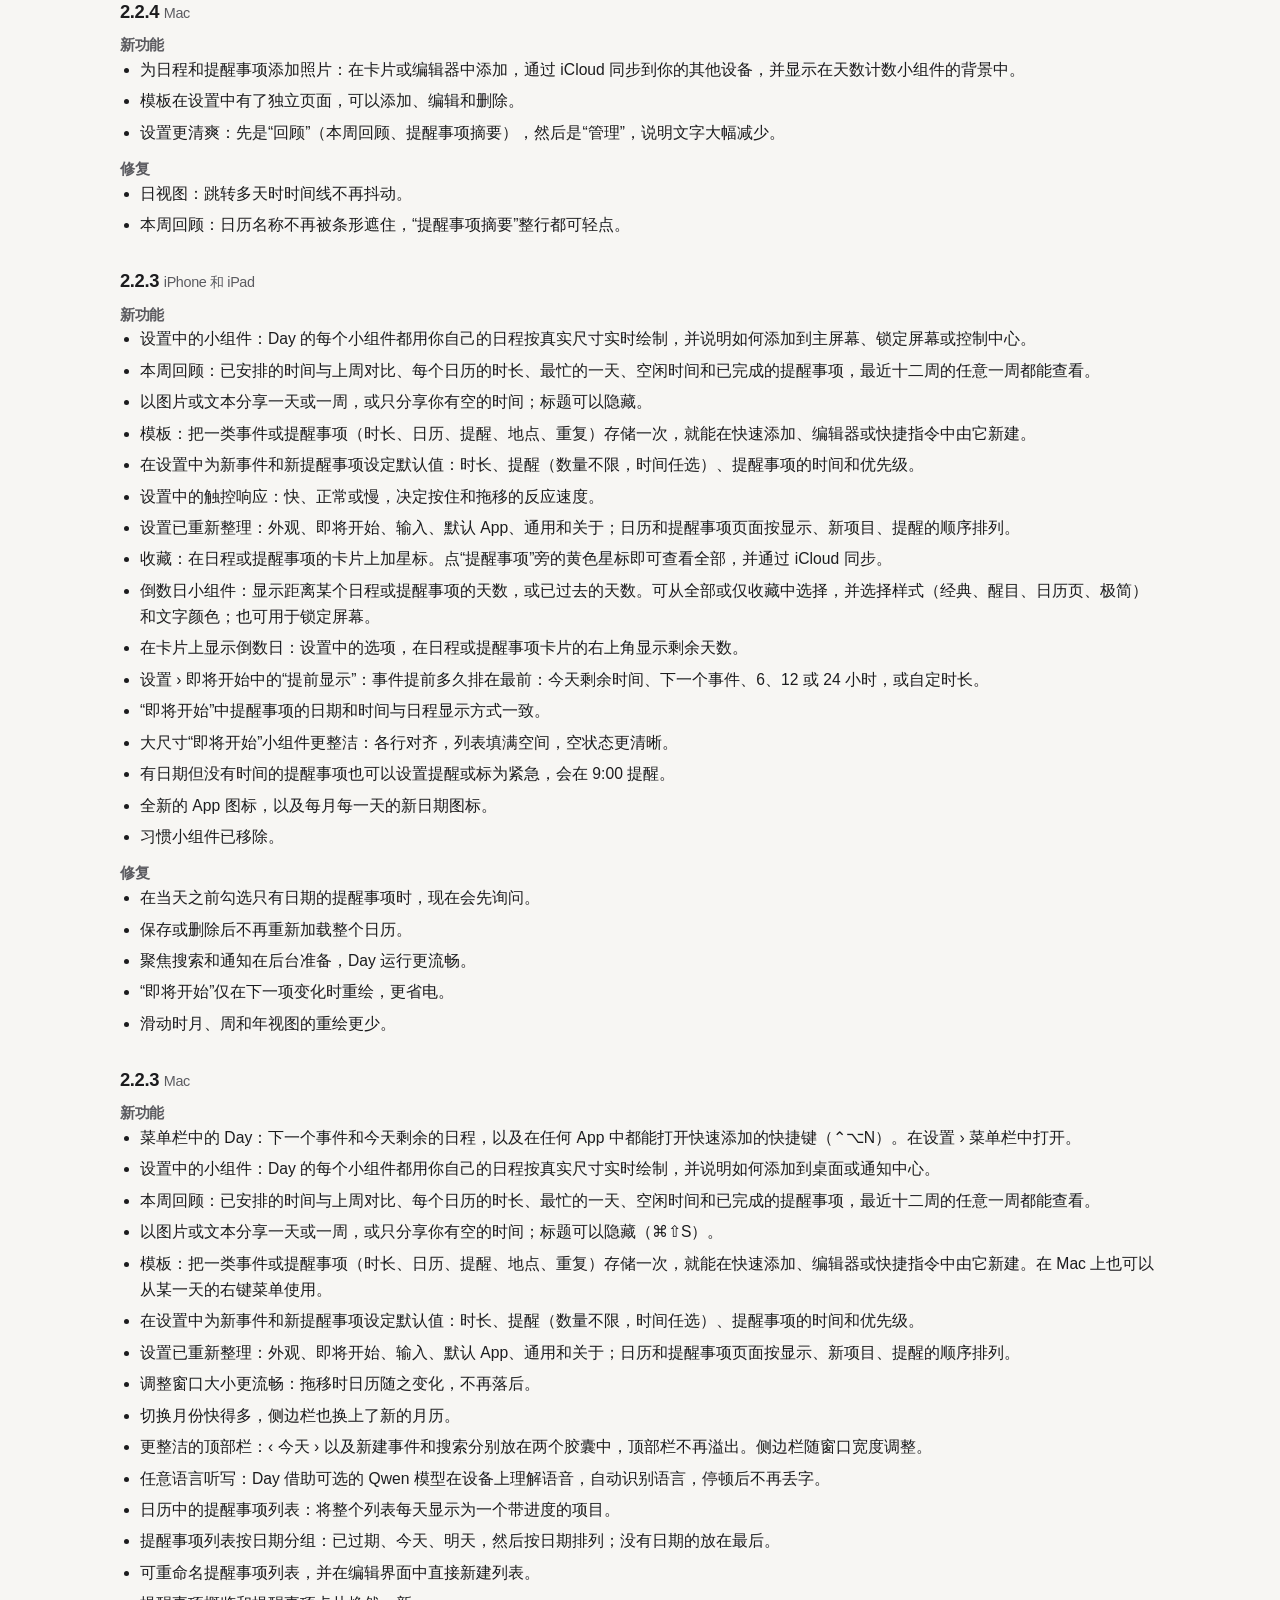
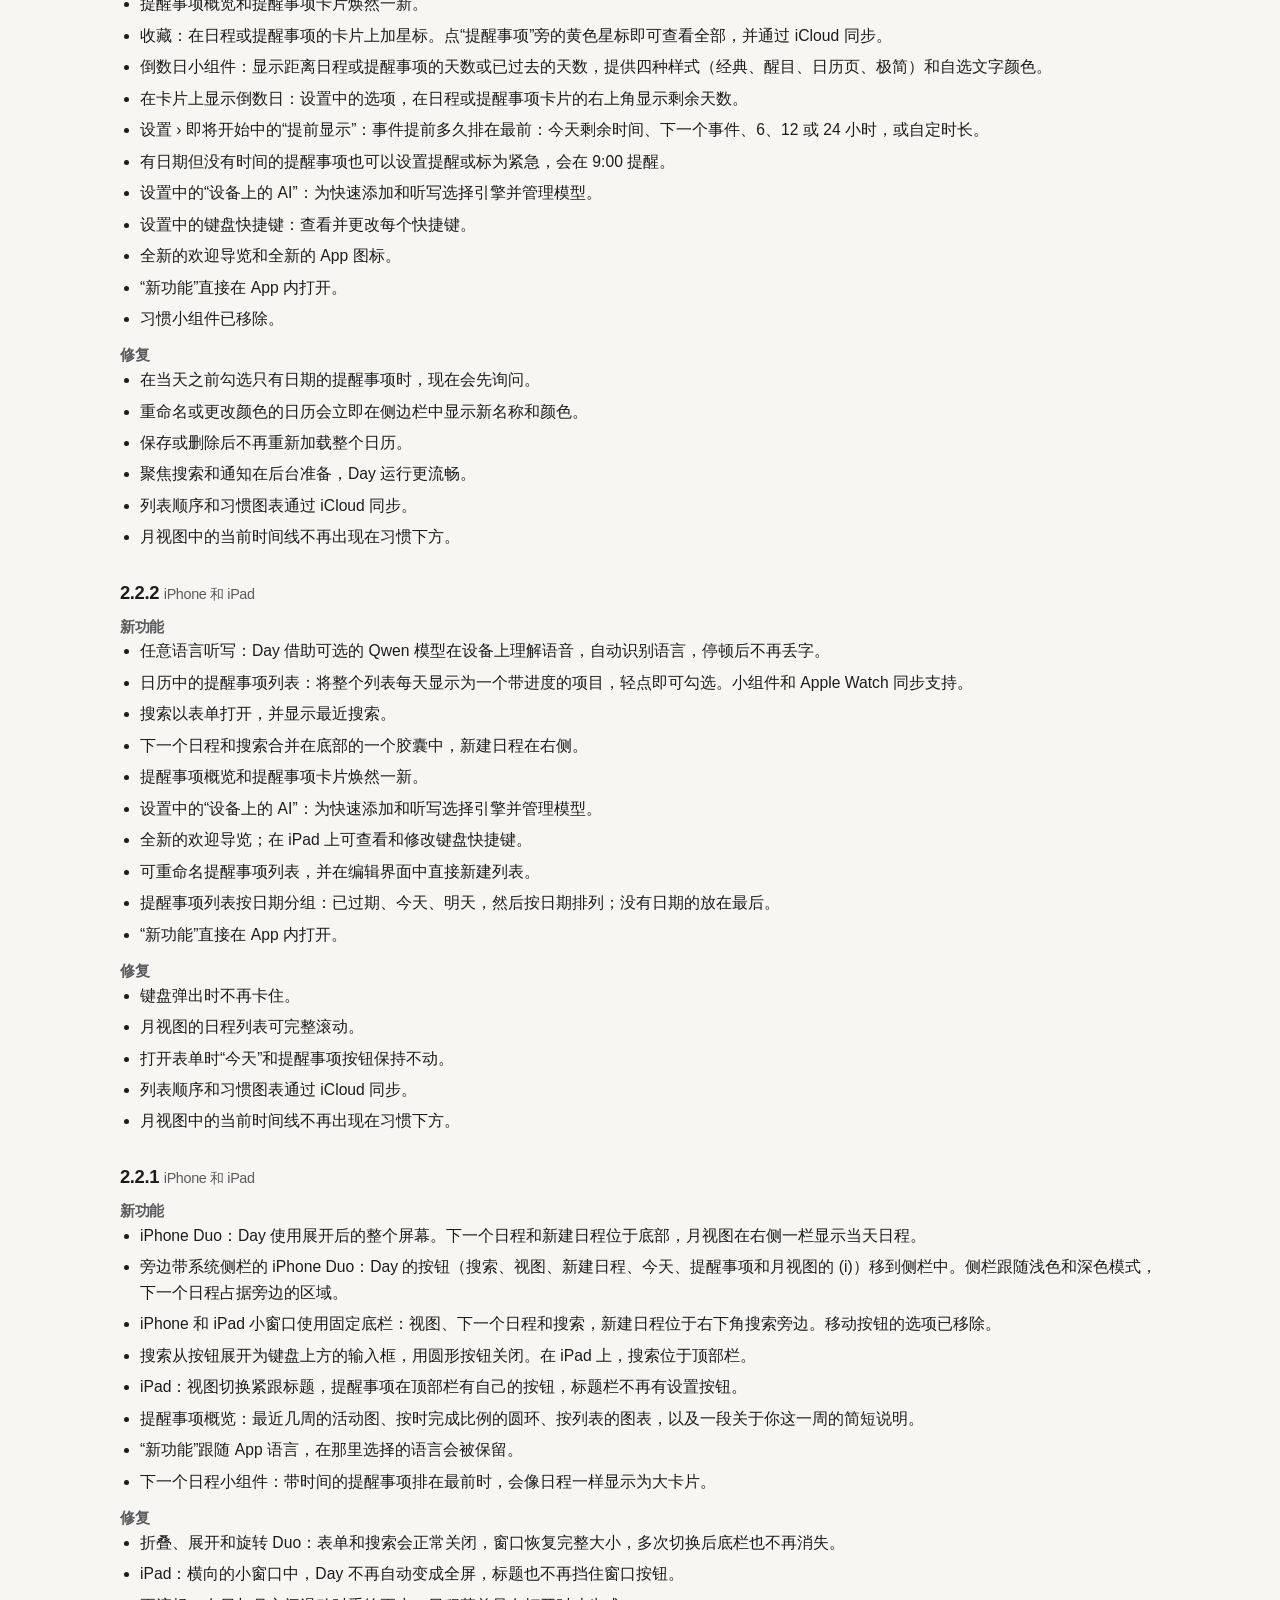
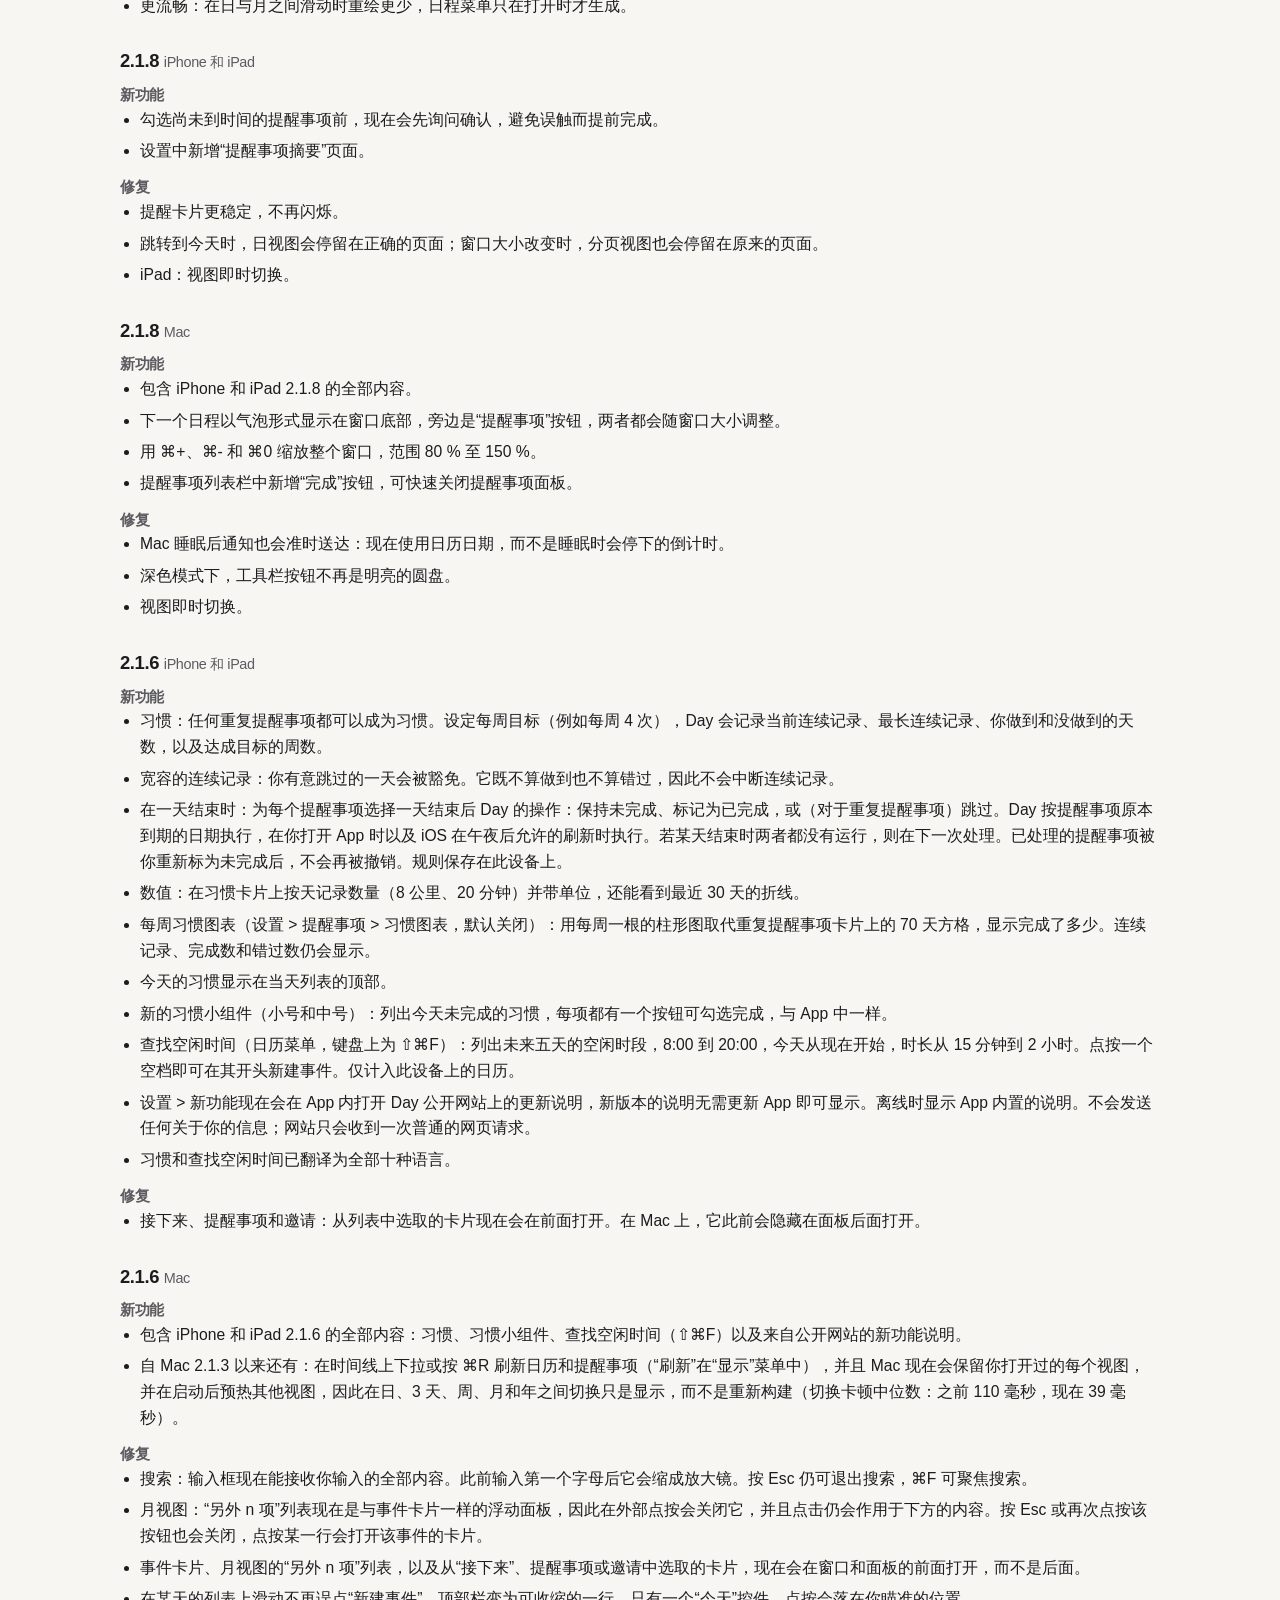
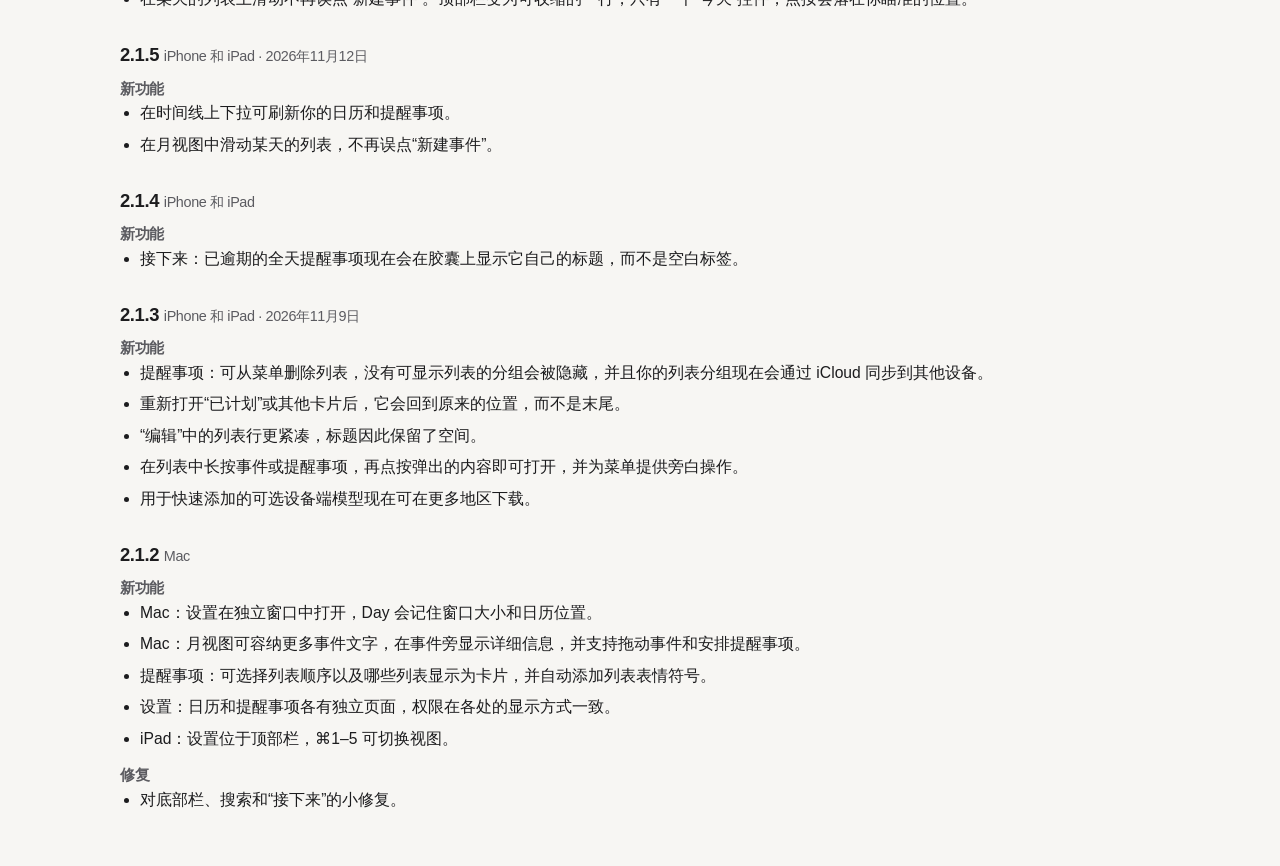
<file: changelog/zh-Hans/index.html>
<!doctype html>
<html lang="zh-Hans">
<head>
  <meta charset="utf-8">
  <meta name="viewport" content="width=device-width, initial-scale=1">
  <title>新功能 — Day</title>
  <meta name="description" content="Day 各版本的更新内容，最新的在前。">
  <meta name="color-scheme" content="light dark">
  <link rel="icon" href="../../images/icon.png">
  <link rel="stylesheet" href="../../site.css">
  <link rel="alternate" hreflang="en" href="https://enrzh.github.io/Day/changelog/">
  <link rel="alternate" hreflang="de" href="https://enrzh.github.io/Day/changelog/de/">
  <link rel="alternate" hreflang="es" href="https://enrzh.github.io/Day/changelog/es/">
  <link rel="alternate" hreflang="fr" href="https://enrzh.github.io/Day/changelog/fr/">
  <link rel="alternate" hreflang="it" href="https://enrzh.github.io/Day/changelog/it/">
  <link rel="alternate" hreflang="ja" href="https://enrzh.github.io/Day/changelog/ja/">
  <link rel="alternate" hreflang="ko" href="https://enrzh.github.io/Day/changelog/ko/">
  <link rel="alternate" hreflang="pt-BR" href="https://enrzh.github.io/Day/changelog/pt-BR/">
  <link rel="alternate" hreflang="zh-Hans" href="https://enrzh.github.io/Day/changelog/zh-Hans/">
  <link rel="alternate" hreflang="zh-Hant" href="https://enrzh.github.io/Day/changelog/zh-Hant/">
  <style>article { margin-top: 2rem; } article h2 { font-size: 1.35rem; margin-bottom: .4rem; } article h2 .meta { font-size: .9rem; font-weight: 400; color: var(--muted); } article h3 { font-size: .95rem; color: var(--muted); margin: .9rem 0 .2rem; } article ul { margin: 0; padding-left: 1.2rem; } article li { margin-bottom: .35rem; } .langs { display: flex; flex-wrap: wrap; align-items: center; gap: .3rem 1rem; margin: 0 0 1rem; font-size: .9rem; } .lang { position: relative; border: 0 !important; } .lang summary { padding: .3rem .7rem !important; font-weight: 400 !important; border: 1px solid var(--line) !important; } .lang summary:focus-visible { outline-offset: 2px; } .lang:first-of-type { border: 0 !important; } .lang .menu a { border: 0 !important; } .lang summary { list-style: none; cursor: pointer; display: inline-flex; align-items: center; gap: .4rem; border: 1px solid var(--line); border-radius: 8px; padding: .3rem .7rem; min-height: 2rem; font-size: .88rem; color: var(--ink); user-select: none; } .lang summary::-webkit-details-marker { display: none; } .lang summary::after { content: "▾"; font-size: .8em; color: var(--muted); } .lang summary:focus-visible { outline: 2px solid currentColor; outline-offset: 2px; } .lang .menu { position: absolute; right: 0; top: calc(100% + 6px); z-index: 10; min-width: 11rem; display: flex; flex-direction: column; padding: .3rem; background: var(--bg); border: 1px solid var(--line); border-radius: 10px; box-shadow: 0 8px 24px rgba(0,0,0,.18); } .bar nav .lang .menu a { display: block !important; color: var(--ink); padding: .5rem .7rem; border-radius: 6px; font-size: .92rem; } .bar nav .lang .menu a:hover { background: var(--line); color: var(--ink); } .bar nav .lang .menu a[aria-current] { font-weight: 650; } </style>
</head>
<body>
  <header class="top"><div class="wrap bar"><a class="brand" href="../../"><img src="../../images/icon.png" width="32" height="32" alt="">Day</a><nav><a href="../../">首页</a><details class="lang" id="lang"><summary aria-label="Language"><span aria-hidden="true">🌐</span> 简体中文</summary><div class="menu"><a href="../" hreflang="en" lang="en" data-lang="en">English</a><a href="../de/" hreflang="de" lang="de" data-lang="de">Deutsch</a><a href="../es/" hreflang="es" lang="es" data-lang="es">Español</a><a href="../fr/" hreflang="fr" lang="fr" data-lang="fr">Français</a><a href="../it/" hreflang="it" lang="it" data-lang="it">Italiano</a><a href="../ja/" hreflang="ja" lang="ja" data-lang="ja">日本語</a><a href="../ko/" hreflang="ko" lang="ko" data-lang="ko">한국어</a><a href="../pt-BR/" hreflang="pt-BR" lang="pt-BR" data-lang="pt-BR">Português</a><a href="../zh-Hans/" hreflang="zh-Hans" lang="zh-Hans" data-lang="zh-Hans" aria-current="true">简体中文</a><a href="../zh-Hant/" hreflang="zh-Hant" lang="zh-Hant" data-lang="zh-Hant">繁體中文</a></div></details></nav></div></header>
  <main id="main" class="wrap doc">
    <h1>新功能</h1>
    <p class="meta">Day 各版本的更新内容，最新的在前。Day 来自 App Store，由 App Store 提供更新。</p>
    <article id="ios-2.2.6">
      <h2>2.2.6 <span class="meta">iPhone 和 iPad · 2026年11月28日</span></h2>
      <h3>新功能</h3><ul><li>节假日日历：在“设置”›“日历”中添加某个国家或地区的法定节假日，显示在日历、“即将开始”和小组件中。</li><li>还支持许多欧洲国家及其他部分国家的学校假期（数据：OpenHolidaysAPI.org）。</li><li>订阅日历：在“设置”›“日历”中添加任意 webcal 或 https 日历链接。其日程以只读方式显示，小组件中也可见。</li><li>对于在 Apple“提醒事项”中已设置提醒的事项，Day 也可以发送通知：可在设置中全部开启，或在卡片上单独开启。</li><li>即将开始：逾期的提醒事项排在最前面，并显示从何时开始逾期。</li></ul><h3>修复</h3><ul><li>日视图和周视图的时间轴不再停在屏幕中间：午夜紧贴底部栏上方。</li><li>快速添加和听写能识别更多时间说法。</li><li>Day 启动时会请求同步你的账户，其他地方的改动能更快显示。</li><li>底部栏的撤销现在是一个图标。</li></ul>
    </article>
    <article id="ios-2.2.5">
      <h2>2.2.5 <span class="meta">iPhone 和 iPad</span></h2>
      <h3>新功能</h3><ul><li>照片几秒内就会同步到你的其他设备，直接通过 iCloud，不再需要打开 iCloud 云盘。</li><li>“即将开始”列表会在今天的日程之间用一条线标出当前时间。</li></ul><h3>修复</h3><ul><li>提醒：Day 更新提醒时会原地替换，即使 Day 中途被关闭也不会丢失提醒。</li></ul>
    </article>
    <article id="mac-2.2.5">
      <h2>2.2.5 <span class="meta">Mac</span></h2>
      <h3>新功能</h3><ul><li>照片几秒内就会同步到你的其他设备，直接通过 iCloud，不再需要打开 iCloud 云盘。</li><li>“即将开始”列表会在今天的日程之间用一条线标出当前时间。</li><li>菜单栏：下一个日程或提醒事项以卡片显示，包含时间、地点和日历，以及“加入”或“路线”按钮。</li></ul><h3>修复</h3><ul><li>菜单栏：正在进行的日程重新显示为“到……”，而不是“1 分钟后”。</li><li>菜单栏：在全屏应用上方，图标也能打开菜单。</li><li>提醒：Day 更新提醒时会原地替换，即使 Day 中途被关闭也不会丢失提醒。</li><li>在后台运行以接收通知：Day 意外退出后会自动重新启动，提醒照常送达。</li></ul>
    </article>
    <article id="ios-2.2.4">
      <h2>2.2.4 <span class="meta">iPhone 和 iPad</span></h2>
      <h3>新功能</h3><ul><li>为日程和提醒事项添加照片：在卡片或编辑器中添加，通过 iCloud 同步到你的其他设备，并显示在天数计数小组件的背景中。</li><li>模板在设置中有了独立页面，可以添加、编辑和删除。</li><li>设置更清爽：先是“回顾”（本周回顾、提醒事项摘要），然后是“管理”，说明文字大幅减少。</li><li>Apple Watch：说出或输入一句话来添加日程或提醒事项，确认日期和时间后轻点对勾，由 iPhone 保存。</li><li>手表新增四个复杂功能：天数计数、下一个提醒事项（可直接勾选完成）、日期和当天进度。</li><li>“接下来”以实时活动显示在手表的智能叠放中。</li><li>手表 App 更简洁：每行只显示标题和时间。</li></ul><h3>修复</h3><ul><li>日视图：跳转多天时时间线不再抖动。</li><li>本周回顾：日历名称不再被条形遮住，“提醒事项摘要”整行都可轻点。</li><li>竖向展开的 iPhone Duo：下一个日程和搜索栏均匀地位于按钮之间。</li><li>折叠的 iPhone Duo：表单延伸到屏幕边缘，邀请按钮位于右上角，视图菜单重新响应轻点。</li></ul>
    </article>
    <article id="mac-2.2.4">
      <h2>2.2.4 <span class="meta">Mac</span></h2>
      <h3>新功能</h3><ul><li>为日程和提醒事项添加照片：在卡片或编辑器中添加，通过 iCloud 同步到你的其他设备，并显示在天数计数小组件的背景中。</li><li>模板在设置中有了独立页面，可以添加、编辑和删除。</li><li>设置更清爽：先是“回顾”（本周回顾、提醒事项摘要），然后是“管理”，说明文字大幅减少。</li></ul><h3>修复</h3><ul><li>日视图：跳转多天时时间线不再抖动。</li><li>本周回顾：日历名称不再被条形遮住，“提醒事项摘要”整行都可轻点。</li></ul>
    </article>
    <article id="ios-2.2.3">
      <h2>2.2.3 <span class="meta">iPhone 和 iPad</span></h2>
      <h3>新功能</h3><ul><li>设置中的小组件：Day 的每个小组件都用你自己的日程按真实尺寸实时绘制，并说明如何添加到主屏幕、锁定屏幕或控制中心。</li><li>本周回顾：已安排的时间与上周对比、每个日历的时长、最忙的一天、空闲时间和已完成的提醒事项，最近十二周的任意一周都能查看。</li><li>以图片或文本分享一天或一周，或只分享你有空的时间；标题可以隐藏。</li><li>模板：把一类事件或提醒事项（时长、日历、提醒、地点、重复）存储一次，就能在快速添加、编辑器或快捷指令中由它新建。</li><li>在设置中为新事件和新提醒事项设定默认值：时长、提醒（数量不限，时间任选）、提醒事项的时间和优先级。</li><li>设置中的触控响应：快、正常或慢，决定按住和拖移的反应速度。</li><li>设置已重新整理：外观、即将开始、输入、默认 App、通用和关于；日历和提醒事项页面按显示、新项目、提醒的顺序排列。</li><li>收藏：在日程或提醒事项的卡片上加星标。点“提醒事项”旁的黄色星标即可查看全部，并通过 iCloud 同步。</li><li>倒数日小组件：显示距离某个日程或提醒事项的天数，或已过去的天数。可从全部或仅收藏中选择，并选择样式（经典、醒目、日历页、极简）和文字颜色；也可用于锁定屏幕。</li><li>在卡片上显示倒数日：设置中的选项，在日程或提醒事项卡片的右上角显示剩余天数。</li><li>设置 › 即将开始中的“提前显示”：事件提前多久排在最前：今天剩余时间、下一个事件、6、12 或 24 小时，或自定时长。</li><li>“即将开始”中提醒事项的日期和时间与日程显示方式一致。</li><li>大尺寸“即将开始”小组件更整洁：各行对齐，列表填满空间，空状态更清晰。</li><li>有日期但没有时间的提醒事项也可以设置提醒或标为紧急，会在 9:00 提醒。</li><li>全新的 App 图标，以及每月每一天的新日期图标。</li><li>习惯小组件已移除。</li></ul><h3>修复</h3><ul><li>在当天之前勾选只有日期的提醒事项时，现在会先询问。</li><li>保存或删除后不再重新加载整个日历。</li><li>聚焦搜索和通知在后台准备，Day 运行更流畅。</li><li>“即将开始”仅在下一项变化时重绘，更省电。</li><li>滑动时月、周和年视图的重绘更少。</li></ul>
    </article>
    <article id="mac-2.2.3">
      <h2>2.2.3 <span class="meta">Mac</span></h2>
      <h3>新功能</h3><ul><li>菜单栏中的 Day：下一个事件和今天剩余的日程，以及在任何 App 中都能打开快速添加的快捷键（⌃⌥N）。在设置 › 菜单栏中打开。</li><li>设置中的小组件：Day 的每个小组件都用你自己的日程按真实尺寸实时绘制，并说明如何添加到桌面或通知中心。</li><li>本周回顾：已安排的时间与上周对比、每个日历的时长、最忙的一天、空闲时间和已完成的提醒事项，最近十二周的任意一周都能查看。</li><li>以图片或文本分享一天或一周，或只分享你有空的时间；标题可以隐藏（⌘⇧S）。</li><li>模板：把一类事件或提醒事项（时长、日历、提醒、地点、重复）存储一次，就能在快速添加、编辑器或快捷指令中由它新建。在 Mac 上也可以从某一天的右键菜单使用。</li><li>在设置中为新事件和新提醒事项设定默认值：时长、提醒（数量不限，时间任选）、提醒事项的时间和优先级。</li><li>设置已重新整理：外观、即将开始、输入、默认 App、通用和关于；日历和提醒事项页面按显示、新项目、提醒的顺序排列。</li><li>调整窗口大小更流畅：拖移时日历随之变化，不再落后。</li><li>切换月份快得多，侧边栏也换上了新的月历。</li><li>更整洁的顶部栏：‹ 今天 › 以及新建事件和搜索分别放在两个胶囊中，顶部栏不再溢出。侧边栏随窗口宽度调整。</li><li>任意语言听写：Day 借助可选的 Qwen 模型在设备上理解语音，自动识别语言，停顿后不再丢字。</li><li>日历中的提醒事项列表：将整个列表每天显示为一个带进度的项目。</li><li>提醒事项列表按日期分组：已过期、今天、明天，然后按日期排列；没有日期的放在最后。</li><li>可重命名提醒事项列表，并在编辑界面中直接新建列表。</li><li>提醒事项概览和提醒事项卡片焕然一新。</li><li>收藏：在日程或提醒事项的卡片上加星标。点“提醒事项”旁的黄色星标即可查看全部，并通过 iCloud 同步。</li><li>倒数日小组件：显示距离日程或提醒事项的天数或已过去的天数，提供四种样式（经典、醒目、日历页、极简）和自选文字颜色。</li><li>在卡片上显示倒数日：设置中的选项，在日程或提醒事项卡片的右上角显示剩余天数。</li><li>设置 › 即将开始中的“提前显示”：事件提前多久排在最前：今天剩余时间、下一个事件、6、12 或 24 小时，或自定时长。</li><li>有日期但没有时间的提醒事项也可以设置提醒或标为紧急，会在 9:00 提醒。</li><li>设置中的“设备上的 AI”：为快速添加和听写选择引擎并管理模型。</li><li>设置中的键盘快捷键：查看并更改每个快捷键。</li><li>全新的欢迎导览和全新的 App 图标。</li><li>“新功能”直接在 App 内打开。</li><li>习惯小组件已移除。</li></ul><h3>修复</h3><ul><li>在当天之前勾选只有日期的提醒事项时，现在会先询问。</li><li>重命名或更改颜色的日历会立即在侧边栏中显示新名称和颜色。</li><li>保存或删除后不再重新加载整个日历。</li><li>聚焦搜索和通知在后台准备，Day 运行更流畅。</li><li>列表顺序和习惯图表通过 iCloud 同步。</li><li>月视图中的当前时间线不再出现在习惯下方。</li></ul>
    </article>
    <article id="ios-2.2.2">
      <h2>2.2.2 <span class="meta">iPhone 和 iPad</span></h2>
      <h3>新功能</h3><ul><li>任意语言听写：Day 借助可选的 Qwen 模型在设备上理解语音，自动识别语言，停顿后不再丢字。</li><li>日历中的提醒事项列表：将整个列表每天显示为一个带进度的项目，轻点即可勾选。小组件和 Apple Watch 同步支持。</li><li>搜索以表单打开，并显示最近搜索。</li><li>下一个日程和搜索合并在底部的一个胶囊中，新建日程在右侧。</li><li>提醒事项概览和提醒事项卡片焕然一新。</li><li>设置中的“设备上的 AI”：为快速添加和听写选择引擎并管理模型。</li><li>全新的欢迎导览；在 iPad 上可查看和修改键盘快捷键。</li><li>可重命名提醒事项列表，并在编辑界面中直接新建列表。</li><li>提醒事项列表按日期分组：已过期、今天、明天，然后按日期排列；没有日期的放在最后。</li><li>“新功能”直接在 App 内打开。</li></ul><h3>修复</h3><ul><li>键盘弹出时不再卡住。</li><li>月视图的日程列表可完整滚动。</li><li>打开表单时“今天”和提醒事项按钮保持不动。</li><li>列表顺序和习惯图表通过 iCloud 同步。</li><li>月视图中的当前时间线不再出现在习惯下方。</li></ul>
    </article>
    <article id="ios-2.2.1">
      <h2>2.2.1 <span class="meta">iPhone 和 iPad</span></h2>
      <h3>新功能</h3><ul><li>iPhone Duo：Day 使用展开后的整个屏幕。下一个日程和新建日程位于底部，月视图在右侧一栏显示当天日程。</li><li>旁边带系统侧栏的 iPhone Duo：Day 的按钮（搜索、视图、新建日程、今天、提醒事项和月视图的 (i)）移到侧栏中。侧栏跟随浅色和深色模式，下一个日程占据旁边的区域。</li><li>iPhone 和 iPad 小窗口使用固定底栏：视图、下一个日程和搜索，新建日程位于右下角搜索旁边。移动按钮的选项已移除。</li><li>搜索从按钮展开为键盘上方的输入框，用圆形按钮关闭。在 iPad 上，搜索位于顶部栏。</li><li>iPad：视图切换紧跟标题，提醒事项在顶部栏有自己的按钮，标题栏不再有设置按钮。</li><li>提醒事项概览：最近几周的活动图、按时完成比例的圆环、按列表的图表，以及一段关于你这一周的简短说明。</li><li>“新功能”跟随 App 语言，在那里选择的语言会被保留。</li><li>下一个日程小组件：带时间的提醒事项排在最前时，会像日程一样显示为大卡片。</li></ul><h3>修复</h3><ul><li>折叠、展开和旋转 Duo：表单和搜索会正常关闭，窗口恢复完整大小，多次切换后底栏也不再消失。</li><li>iPad：横向的小窗口中，Day 不再自动变成全屏，标题也不再挡住窗口按钮。</li><li>更流畅：在日与月之间滑动时重绘更少，日程菜单只在打开时才生成。</li></ul>
    </article>
    <article id="ios-2.1.8">
      <h2>2.1.8 <span class="meta">iPhone 和 iPad</span></h2>
      <h3>新功能</h3><ul><li>勾选尚未到时间的提醒事项前，现在会先询问确认，避免误触而提前完成。</li><li>设置中新增“提醒事项摘要”页面。</li></ul><h3>修复</h3><ul><li>提醒卡片更稳定，不再闪烁。</li><li>跳转到今天时，日视图会停留在正确的页面；窗口大小改变时，分页视图也会停留在原来的页面。</li><li>iPad：视图即时切换。</li></ul>
    </article>
    <article id="mac-2.1.8">
      <h2>2.1.8 <span class="meta">Mac</span></h2>
      <h3>新功能</h3><ul><li>包含 iPhone 和 iPad 2.1.8 的全部内容。</li><li>下一个日程以气泡形式显示在窗口底部，旁边是“提醒事项”按钮，两者都会随窗口大小调整。</li><li>用 ⌘+、⌘- 和 ⌘0 缩放整个窗口，范围 80 % 至 150 %。</li><li>提醒事项列表栏中新增“完成”按钮，可快速关闭提醒事项面板。</li></ul><h3>修复</h3><ul><li>Mac 睡眠后通知也会准时送达：现在使用日历日期，而不是睡眠时会停下的倒计时。</li><li>深色模式下，工具栏按钮不再是明亮的圆盘。</li><li>视图即时切换。</li></ul>
    </article>
    <article id="ios-2.1.6">
      <h2>2.1.6 <span class="meta">iPhone 和 iPad</span></h2>
      <h3>新功能</h3><ul><li>习惯：任何重复提醒事项都可以成为习惯。设定每周目标（例如每周 4 次），Day 会记录当前连续记录、最长连续记录、你做到和没做到的天数，以及达成目标的周数。</li><li>宽容的连续记录：你有意跳过的一天会被豁免。它既不算做到也不算错过，因此不会中断连续记录。</li><li>在一天结束时：为每个提醒事项选择一天结束后 Day 的操作：保持未完成、标记为已完成，或（对于重复提醒事项）跳过。Day 按提醒事项原本到期的日期执行，在你打开 App 时以及 iOS 在午夜后允许的刷新时执行。若某天结束时两者都没有运行，则在下一次处理。已处理的提醒事项被你重新标为未完成后，不会再被撤销。规则保存在此设备上。</li><li>数值：在习惯卡片上按天记录数量（8 公里、20 分钟）并带单位，还能看到最近 30 天的折线。</li><li>每周习惯图表（设置 &gt; 提醒事项 &gt; 习惯图表，默认关闭）：用每周一根的柱形图取代重复提醒事项卡片上的 70 天方格，显示完成了多少。连续记录、完成数和错过数仍会显示。</li><li>今天的习惯显示在当天列表的顶部。</li><li>新的习惯小组件（小号和中号）：列出今天未完成的习惯，每项都有一个按钮可勾选完成，与 App 中一样。</li><li>查找空闲时间（日历菜单，键盘上为 ⇧⌘F）：列出未来五天的空闲时段，8:00 到 20:00，今天从现在开始，时长从 15 分钟到 2 小时。点按一个空档即可在其开头新建事件。仅计入此设备上的日历。</li><li>设置 &gt; 新功能现在会在 App 内打开 Day 公开网站上的更新说明，新版本的说明无需更新 App 即可显示。离线时显示 App 内置的说明。不会发送任何关于你的信息；网站只会收到一次普通的网页请求。</li><li>习惯和查找空闲时间已翻译为全部十种语言。</li></ul><h3>修复</h3><ul><li>接下来、提醒事项和邀请：从列表中选取的卡片现在会在前面打开。在 Mac 上，它此前会隐藏在面板后面打开。</li></ul>
    </article>
    <article id="mac-2.1.6">
      <h2>2.1.6 <span class="meta">Mac</span></h2>
      <h3>新功能</h3><ul><li>包含 iPhone 和 iPad 2.1.6 的全部内容：习惯、习惯小组件、查找空闲时间（⇧⌘F）以及来自公开网站的新功能说明。</li><li>自 Mac 2.1.3 以来还有：在时间线上下拉或按 ⌘R 刷新日历和提醒事项（“刷新”在“显示”菜单中），并且 Mac 现在会保留你打开过的每个视图，并在启动后预热其他视图，因此在日、3 天、周、月和年之间切换只是显示，而不是重新构建（切换卡顿中位数：之前 110 毫秒，现在 39 毫秒）。</li></ul><h3>修复</h3><ul><li>搜索：输入框现在能接收你输入的全部内容。此前输入第一个字母后它会缩成放大镜。按 Esc 仍可退出搜索，⌘F 可聚焦搜索。</li><li>月视图：“另外 n 项”列表现在是与事件卡片一样的浮动面板，因此在外部点按会关闭它，并且点击仍会作用于下方的内容。按 Esc 或再次点按该按钮也会关闭，点按某一行会打开该事件的卡片。</li><li>事件卡片、月视图的“另外 n 项”列表，以及从“接下来”、提醒事项或邀请中选取的卡片，现在会在窗口和面板的前面打开，而不是后面。</li><li>在某天的列表上滑动不再误点“新建事件”。顶部栏变为可收缩的一行，只有一个“今天”控件，点按会落在你瞄准的位置。</li></ul>
    </article>
    <article id="ios-2.1.5">
      <h2>2.1.5 <span class="meta">iPhone 和 iPad · 2026年11月12日</span></h2>
      <h3>新功能</h3><ul><li>在时间线上下拉可刷新你的日历和提醒事项。</li><li>在月视图中滑动某天的列表，不再误点“新建事件”。</li></ul>
    </article>
    <article id="ios-2.1.4">
      <h2>2.1.4 <span class="meta">iPhone 和 iPad</span></h2>
      <h3>新功能</h3><ul><li>接下来：已逾期的全天提醒事项现在会在胶囊上显示它自己的标题，而不是空白标签。</li></ul>
    </article>
    <article id="ios-2.1.3">
      <h2>2.1.3 <span class="meta">iPhone 和 iPad · 2026年11月9日</span></h2>
      <h3>新功能</h3><ul><li>提醒事项：可从菜单删除列表，没有可显示列表的分组会被隐藏，并且你的列表分组现在会通过 iCloud 同步到其他设备。</li><li>重新打开“已计划”或其他卡片后，它会回到原来的位置，而不是末尾。</li><li>“编辑”中的列表行更紧凑，标题因此保留了空间。</li><li>在列表中长按事件或提醒事项，再点按弹出的内容即可打开，并为菜单提供旁白操作。</li><li>用于快速添加的可选设备端模型现在可在更多地区下载。</li></ul>
    </article>
    <article id="mac-2.1.2">
      <h2>2.1.2 <span class="meta">Mac</span></h2>
      <h3>新功能</h3><ul><li>Mac：设置在独立窗口中打开，Day 会记住窗口大小和日历位置。</li><li>Mac：月视图可容纳更多事件文字，在事件旁显示详细信息，并支持拖动事件和安排提醒事项。</li><li>提醒事项：可选择列表顺序以及哪些列表显示为卡片，并自动添加列表表情符号。</li><li>设置：日历和提醒事项各有独立页面，权限在各处的显示方式一致。</li><li>iPad：设置位于顶部栏，⌘1–5 可切换视图。</li></ul><h3>修复</h3><ul><li>对底部栏、搜索和“接下来”的小修复。</li></ul>
    </article>
  </main>
  <script>(function(){var K='dayLang',d=document.getElementById('lang');if(!d)return;
var links=d.querySelectorAll('a[data-lang]');
if(/[?&]app=1(&|$)/.test(location.search)){for(var i=0;i<links.length;i++){links[i].href+='?app=1'}}
else{
function get(){var v;try{v=localStorage.getItem(K)}catch(e){}if(v)return v;var m=document.cookie.match(/(?:^|; )dayLang=([^;]+)/);return m?m[1]:null}
function set(v){try{localStorage.setItem(K,v)}catch(e){}document.cookie=K+'='+v+'; max-age=31536000; path=/; SameSite=Lax'}
var cur=document.documentElement.lang,saved=get();
if(saved&&saved!==cur){for(var i=0;i<links.length;i++){if(links[i].dataset.lang===saved){location.replace(links[i].href+location.hash);return}}}
for(var i=0;i<links.length;i++){links[i].addEventListener('click',function(){set(this.dataset.lang)})}}
document.addEventListener('click',function(e){if(!d.contains(e.target))d.open=false});
document.addEventListener('keydown',function(e){if(e.key==='Escape'){d.open=false}});})();</script>
</body>
</html>
</file>
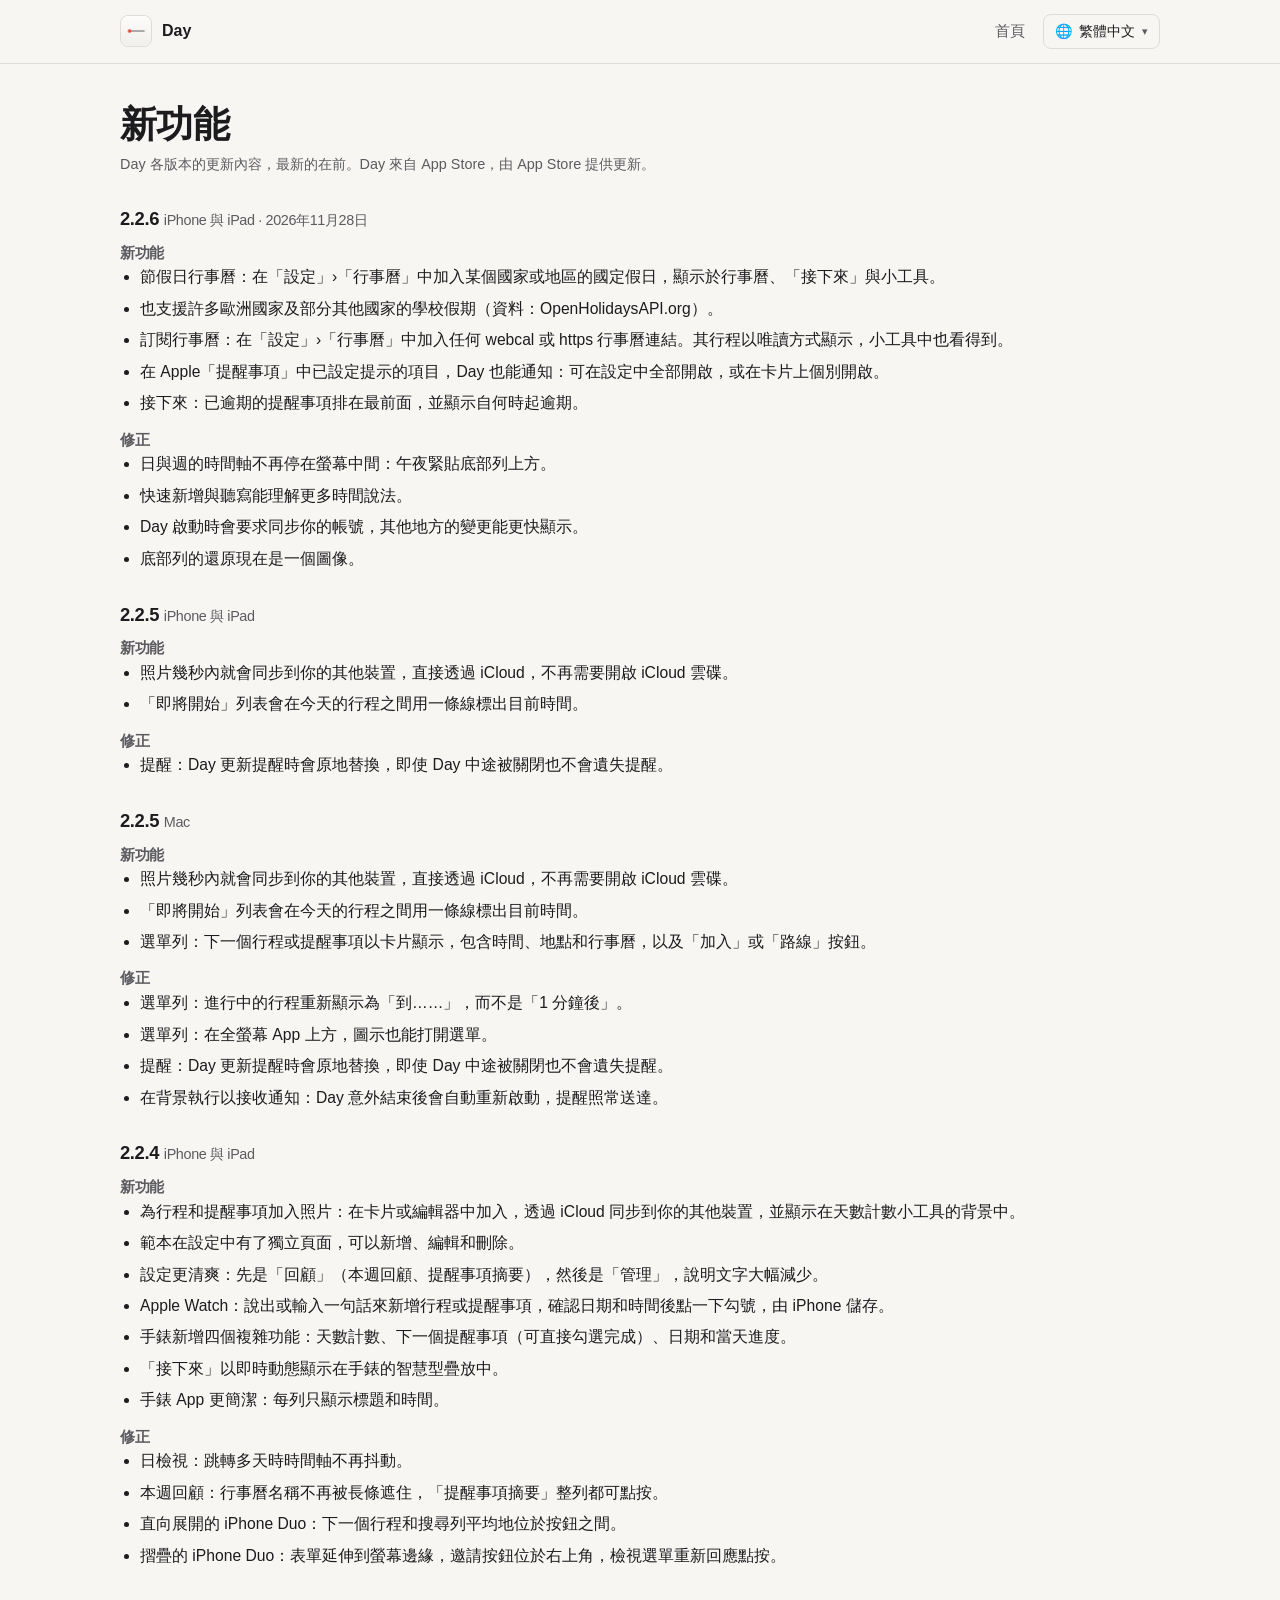
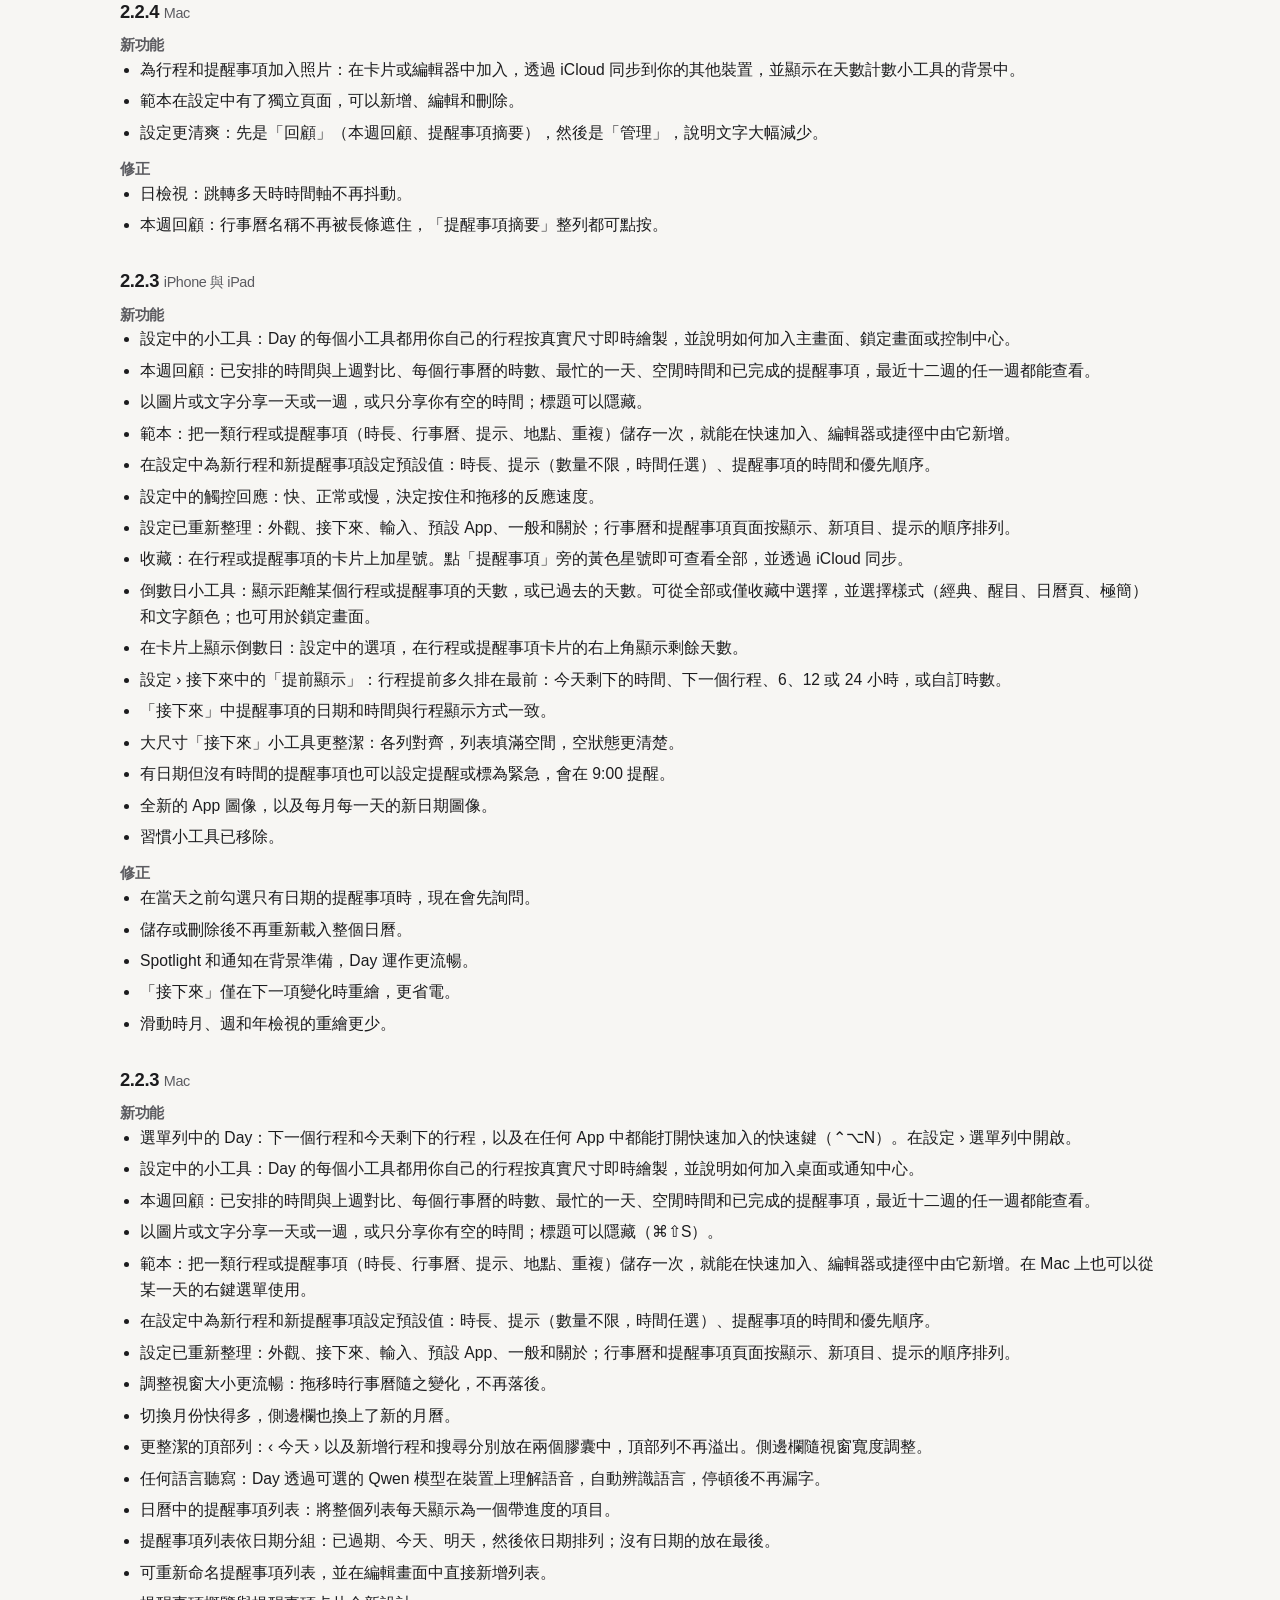
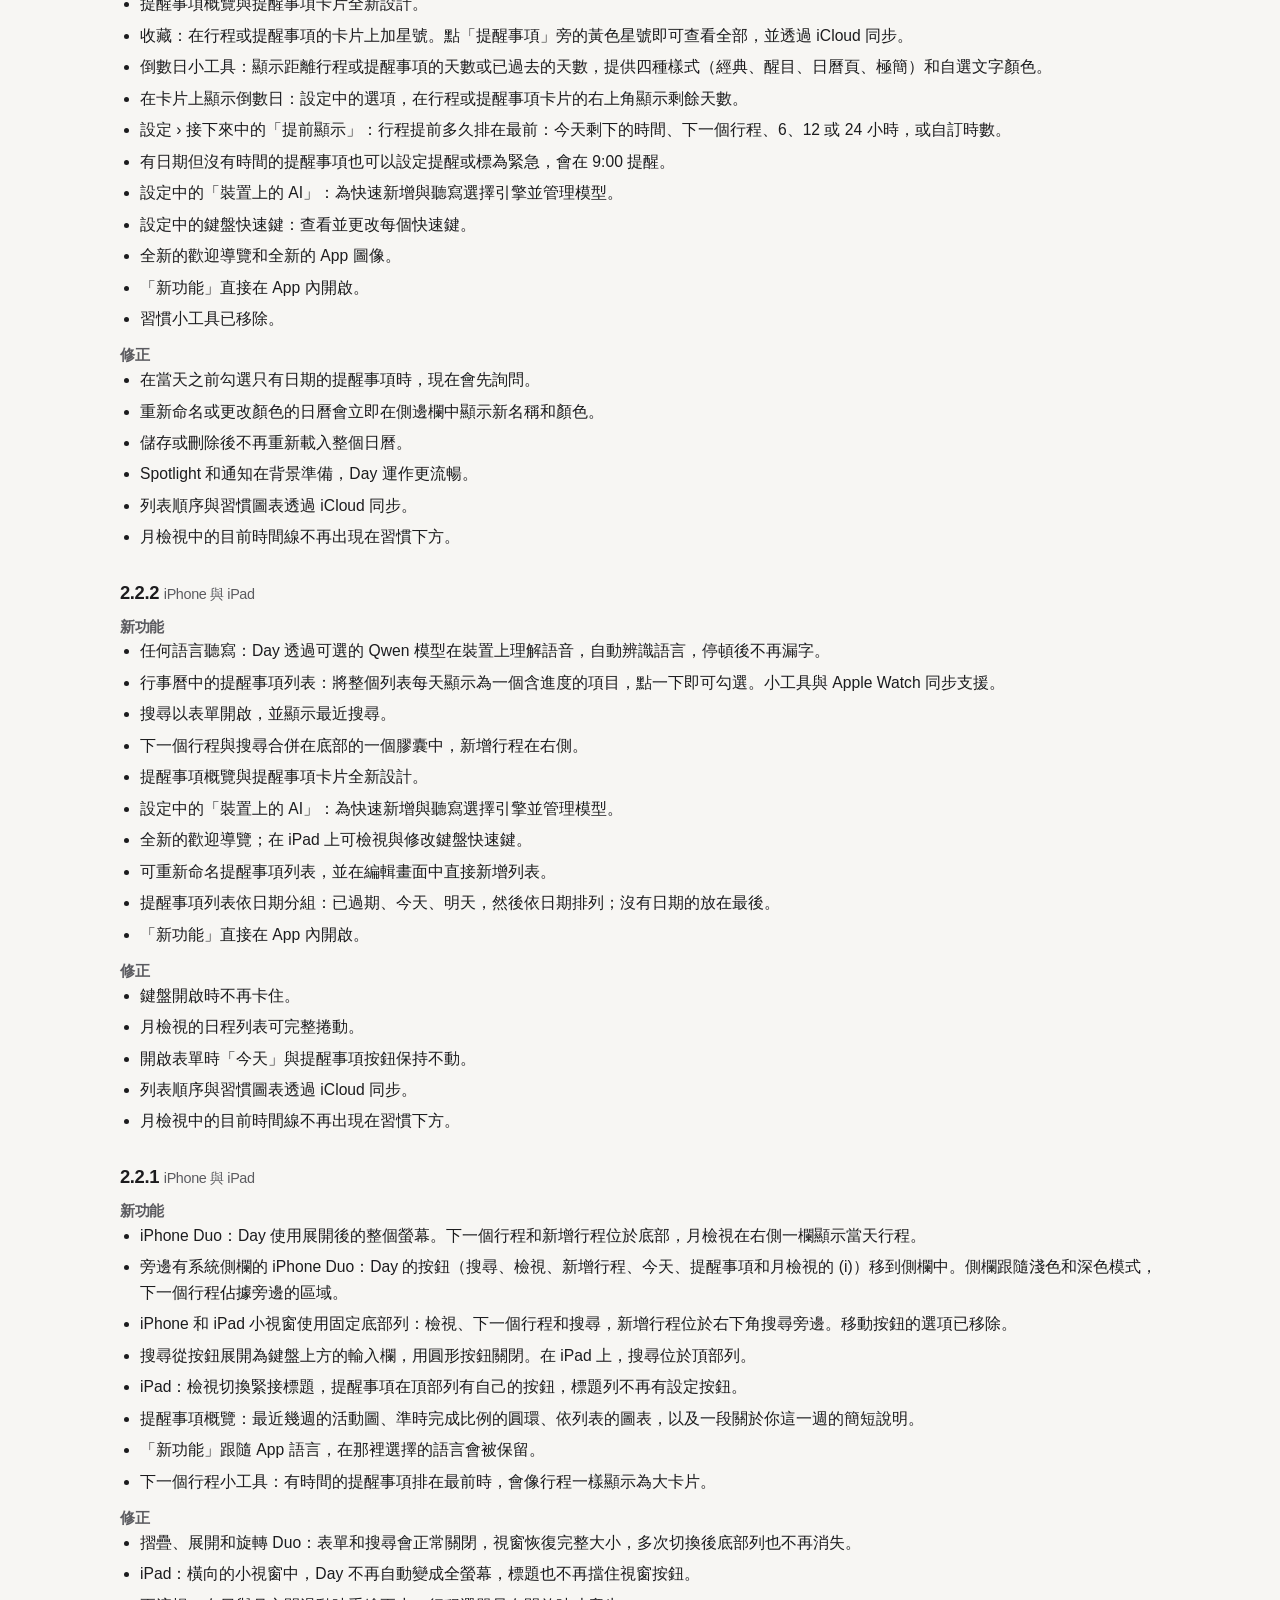
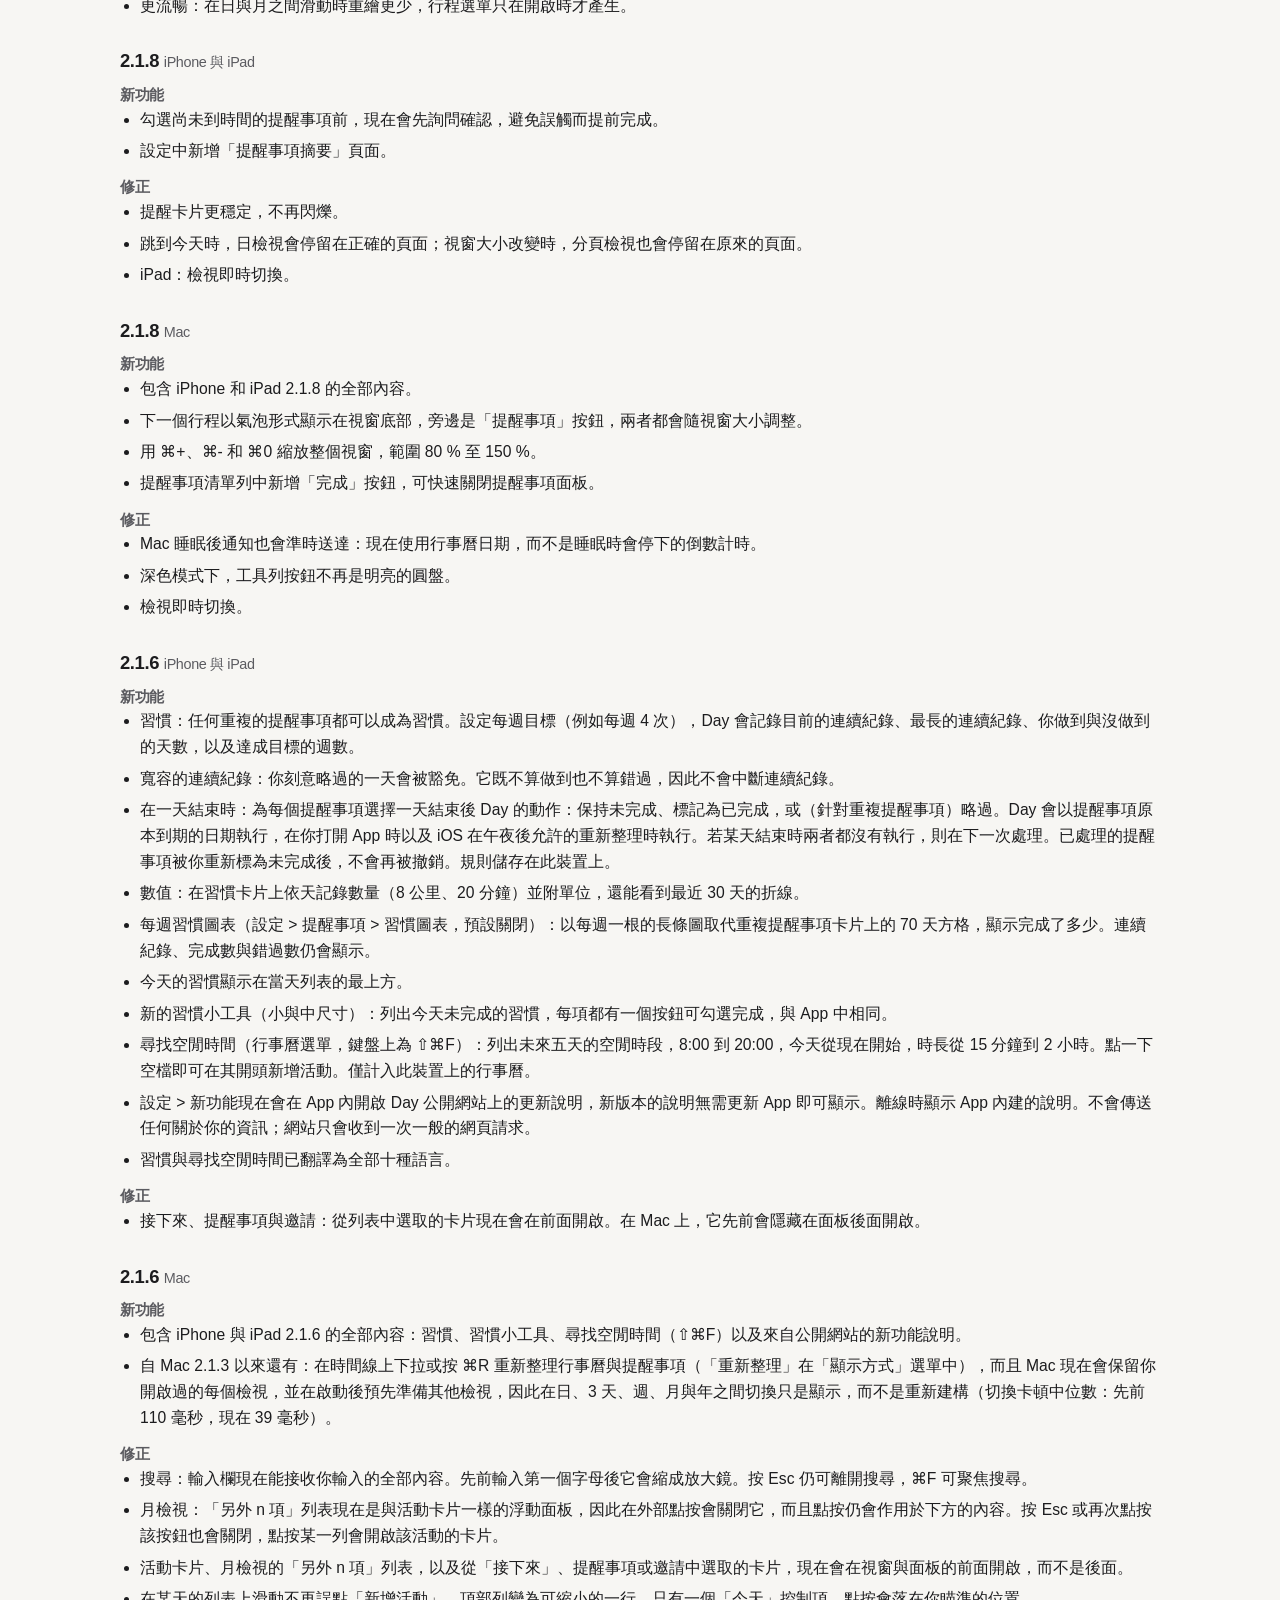
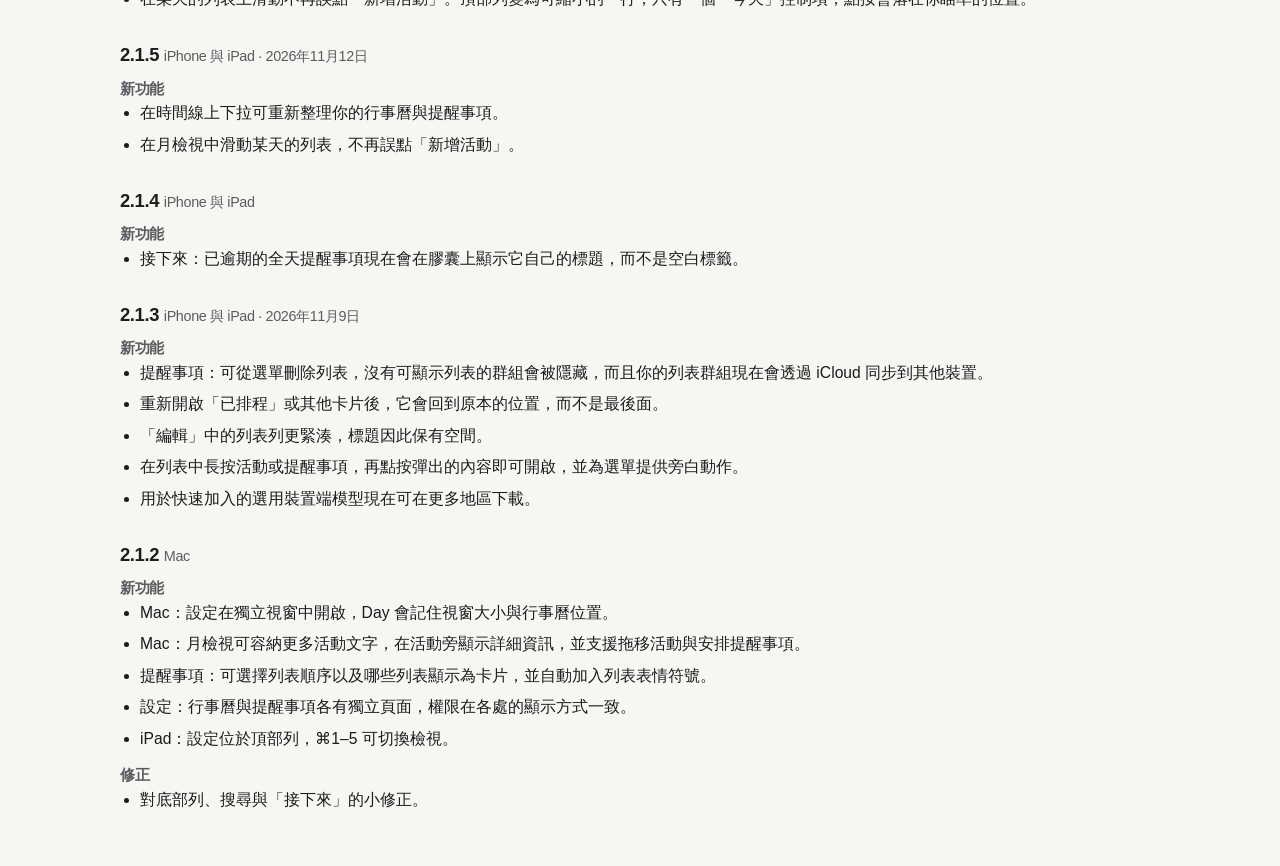
<file: changelog/zh-Hant/index.html>
<!doctype html>
<html lang="zh-Hant">
<head>
  <meta charset="utf-8">
  <meta name="viewport" content="width=device-width, initial-scale=1">
  <title>新功能 — Day</title>
  <meta name="description" content="Day 各版本的更新內容，最新的在前。">
  <meta name="color-scheme" content="light dark">
  <link rel="icon" href="../../images/icon.png">
  <link rel="stylesheet" href="../../site.css">
  <link rel="alternate" hreflang="en" href="https://enrzh.github.io/Day/changelog/">
  <link rel="alternate" hreflang="de" href="https://enrzh.github.io/Day/changelog/de/">
  <link rel="alternate" hreflang="es" href="https://enrzh.github.io/Day/changelog/es/">
  <link rel="alternate" hreflang="fr" href="https://enrzh.github.io/Day/changelog/fr/">
  <link rel="alternate" hreflang="it" href="https://enrzh.github.io/Day/changelog/it/">
  <link rel="alternate" hreflang="ja" href="https://enrzh.github.io/Day/changelog/ja/">
  <link rel="alternate" hreflang="ko" href="https://enrzh.github.io/Day/changelog/ko/">
  <link rel="alternate" hreflang="pt-BR" href="https://enrzh.github.io/Day/changelog/pt-BR/">
  <link rel="alternate" hreflang="zh-Hans" href="https://enrzh.github.io/Day/changelog/zh-Hans/">
  <link rel="alternate" hreflang="zh-Hant" href="https://enrzh.github.io/Day/changelog/zh-Hant/">
  <style>article { margin-top: 2rem; } article h2 { font-size: 1.35rem; margin-bottom: .4rem; } article h2 .meta { font-size: .9rem; font-weight: 400; color: var(--muted); } article h3 { font-size: .95rem; color: var(--muted); margin: .9rem 0 .2rem; } article ul { margin: 0; padding-left: 1.2rem; } article li { margin-bottom: .35rem; } .langs { display: flex; flex-wrap: wrap; align-items: center; gap: .3rem 1rem; margin: 0 0 1rem; font-size: .9rem; } .lang { position: relative; border: 0 !important; } .lang summary { padding: .3rem .7rem !important; font-weight: 400 !important; border: 1px solid var(--line) !important; } .lang summary:focus-visible { outline-offset: 2px; } .lang:first-of-type { border: 0 !important; } .lang .menu a { border: 0 !important; } .lang summary { list-style: none; cursor: pointer; display: inline-flex; align-items: center; gap: .4rem; border: 1px solid var(--line); border-radius: 8px; padding: .3rem .7rem; min-height: 2rem; font-size: .88rem; color: var(--ink); user-select: none; } .lang summary::-webkit-details-marker { display: none; } .lang summary::after { content: "▾"; font-size: .8em; color: var(--muted); } .lang summary:focus-visible { outline: 2px solid currentColor; outline-offset: 2px; } .lang .menu { position: absolute; right: 0; top: calc(100% + 6px); z-index: 10; min-width: 11rem; display: flex; flex-direction: column; padding: .3rem; background: var(--bg); border: 1px solid var(--line); border-radius: 10px; box-shadow: 0 8px 24px rgba(0,0,0,.18); } .bar nav .lang .menu a { display: block !important; color: var(--ink); padding: .5rem .7rem; border-radius: 6px; font-size: .92rem; } .bar nav .lang .menu a:hover { background: var(--line); color: var(--ink); } .bar nav .lang .menu a[aria-current] { font-weight: 650; } </style>
</head>
<body>
  <header class="top"><div class="wrap bar"><a class="brand" href="../../"><img src="../../images/icon.png" width="32" height="32" alt="">Day</a><nav><a href="../../">首頁</a><details class="lang" id="lang"><summary aria-label="Language"><span aria-hidden="true">🌐</span> 繁體中文</summary><div class="menu"><a href="../" hreflang="en" lang="en" data-lang="en">English</a><a href="../de/" hreflang="de" lang="de" data-lang="de">Deutsch</a><a href="../es/" hreflang="es" lang="es" data-lang="es">Español</a><a href="../fr/" hreflang="fr" lang="fr" data-lang="fr">Français</a><a href="../it/" hreflang="it" lang="it" data-lang="it">Italiano</a><a href="../ja/" hreflang="ja" lang="ja" data-lang="ja">日本語</a><a href="../ko/" hreflang="ko" lang="ko" data-lang="ko">한국어</a><a href="../pt-BR/" hreflang="pt-BR" lang="pt-BR" data-lang="pt-BR">Português</a><a href="../zh-Hans/" hreflang="zh-Hans" lang="zh-Hans" data-lang="zh-Hans">简体中文</a><a href="../zh-Hant/" hreflang="zh-Hant" lang="zh-Hant" data-lang="zh-Hant" aria-current="true">繁體中文</a></div></details></nav></div></header>
  <main id="main" class="wrap doc">
    <h1>新功能</h1>
    <p class="meta">Day 各版本的更新內容，最新的在前。Day 來自 App Store，由 App Store 提供更新。</p>
    <article id="ios-2.2.6">
      <h2>2.2.6 <span class="meta">iPhone 與 iPad · 2026年11月28日</span></h2>
      <h3>新功能</h3><ul><li>節假日行事曆：在「設定」›「行事曆」中加入某個國家或地區的國定假日，顯示於行事曆、「接下來」與小工具。</li><li>也支援許多歐洲國家及部分其他國家的學校假期（資料：OpenHolidaysAPI.org）。</li><li>訂閱行事曆：在「設定」›「行事曆」中加入任何 webcal 或 https 行事曆連結。其行程以唯讀方式顯示，小工具中也看得到。</li><li>在 Apple「提醒事項」中已設定提示的項目，Day 也能通知：可在設定中全部開啟，或在卡片上個別開啟。</li><li>接下來：已逾期的提醒事項排在最前面，並顯示自何時起逾期。</li></ul><h3>修正</h3><ul><li>日與週的時間軸不再停在螢幕中間：午夜緊貼底部列上方。</li><li>快速新增與聽寫能理解更多時間說法。</li><li>Day 啟動時會要求同步你的帳號，其他地方的變更能更快顯示。</li><li>底部列的還原現在是一個圖像。</li></ul>
    </article>
    <article id="ios-2.2.5">
      <h2>2.2.5 <span class="meta">iPhone 與 iPad</span></h2>
      <h3>新功能</h3><ul><li>照片幾秒內就會同步到你的其他裝置，直接透過 iCloud，不再需要開啟 iCloud 雲碟。</li><li>「即將開始」列表會在今天的行程之間用一條線標出目前時間。</li></ul><h3>修正</h3><ul><li>提醒：Day 更新提醒時會原地替換，即使 Day 中途被關閉也不會遺失提醒。</li></ul>
    </article>
    <article id="mac-2.2.5">
      <h2>2.2.5 <span class="meta">Mac</span></h2>
      <h3>新功能</h3><ul><li>照片幾秒內就會同步到你的其他裝置，直接透過 iCloud，不再需要開啟 iCloud 雲碟。</li><li>「即將開始」列表會在今天的行程之間用一條線標出目前時間。</li><li>選單列：下一個行程或提醒事項以卡片顯示，包含時間、地點和行事曆，以及「加入」或「路線」按鈕。</li></ul><h3>修正</h3><ul><li>選單列：進行中的行程重新顯示為「到……」，而不是「1 分鐘後」。</li><li>選單列：在全螢幕 App 上方，圖示也能打開選單。</li><li>提醒：Day 更新提醒時會原地替換，即使 Day 中途被關閉也不會遺失提醒。</li><li>在背景執行以接收通知：Day 意外結束後會自動重新啟動，提醒照常送達。</li></ul>
    </article>
    <article id="ios-2.2.4">
      <h2>2.2.4 <span class="meta">iPhone 與 iPad</span></h2>
      <h3>新功能</h3><ul><li>為行程和提醒事項加入照片：在卡片或編輯器中加入，透過 iCloud 同步到你的其他裝置，並顯示在天數計數小工具的背景中。</li><li>範本在設定中有了獨立頁面，可以新增、編輯和刪除。</li><li>設定更清爽：先是「回顧」（本週回顧、提醒事項摘要），然後是「管理」，說明文字大幅減少。</li><li>Apple Watch：說出或輸入一句話來新增行程或提醒事項，確認日期和時間後點一下勾號，由 iPhone 儲存。</li><li>手錶新增四個複雜功能：天數計數、下一個提醒事項（可直接勾選完成）、日期和當天進度。</li><li>「接下來」以即時動態顯示在手錶的智慧型疊放中。</li><li>手錶 App 更簡潔：每列只顯示標題和時間。</li></ul><h3>修正</h3><ul><li>日檢視：跳轉多天時時間軸不再抖動。</li><li>本週回顧：行事曆名稱不再被長條遮住，「提醒事項摘要」整列都可點按。</li><li>直向展開的 iPhone Duo：下一個行程和搜尋列平均地位於按鈕之間。</li><li>摺疊的 iPhone Duo：表單延伸到螢幕邊緣，邀請按鈕位於右上角，檢視選單重新回應點按。</li></ul>
    </article>
    <article id="mac-2.2.4">
      <h2>2.2.4 <span class="meta">Mac</span></h2>
      <h3>新功能</h3><ul><li>為行程和提醒事項加入照片：在卡片或編輯器中加入，透過 iCloud 同步到你的其他裝置，並顯示在天數計數小工具的背景中。</li><li>範本在設定中有了獨立頁面，可以新增、編輯和刪除。</li><li>設定更清爽：先是「回顧」（本週回顧、提醒事項摘要），然後是「管理」，說明文字大幅減少。</li></ul><h3>修正</h3><ul><li>日檢視：跳轉多天時時間軸不再抖動。</li><li>本週回顧：行事曆名稱不再被長條遮住，「提醒事項摘要」整列都可點按。</li></ul>
    </article>
    <article id="ios-2.2.3">
      <h2>2.2.3 <span class="meta">iPhone 與 iPad</span></h2>
      <h3>新功能</h3><ul><li>設定中的小工具：Day 的每個小工具都用你自己的行程按真實尺寸即時繪製，並說明如何加入主畫面、鎖定畫面或控制中心。</li><li>本週回顧：已安排的時間與上週對比、每個行事曆的時數、最忙的一天、空閒時間和已完成的提醒事項，最近十二週的任一週都能查看。</li><li>以圖片或文字分享一天或一週，或只分享你有空的時間；標題可以隱藏。</li><li>範本：把一類行程或提醒事項（時長、行事曆、提示、地點、重複）儲存一次，就能在快速加入、編輯器或捷徑中由它新增。</li><li>在設定中為新行程和新提醒事項設定預設值：時長、提示（數量不限，時間任選）、提醒事項的時間和優先順序。</li><li>設定中的觸控回應：快、正常或慢，決定按住和拖移的反應速度。</li><li>設定已重新整理：外觀、接下來、輸入、預設 App、一般和關於；行事曆和提醒事項頁面按顯示、新項目、提示的順序排列。</li><li>收藏：在行程或提醒事項的卡片上加星號。點「提醒事項」旁的黃色星號即可查看全部，並透過 iCloud 同步。</li><li>倒數日小工具：顯示距離某個行程或提醒事項的天數，或已過去的天數。可從全部或僅收藏中選擇，並選擇樣式（經典、醒目、日曆頁、極簡）和文字顏色；也可用於鎖定畫面。</li><li>在卡片上顯示倒數日：設定中的選項，在行程或提醒事項卡片的右上角顯示剩餘天數。</li><li>設定 › 接下來中的「提前顯示」：行程提前多久排在最前：今天剩下的時間、下一個行程、6、12 或 24 小時，或自訂時數。</li><li>「接下來」中提醒事項的日期和時間與行程顯示方式一致。</li><li>大尺寸「接下來」小工具更整潔：各列對齊，列表填滿空間，空狀態更清楚。</li><li>有日期但沒有時間的提醒事項也可以設定提醒或標為緊急，會在 9:00 提醒。</li><li>全新的 App 圖像，以及每月每一天的新日期圖像。</li><li>習慣小工具已移除。</li></ul><h3>修正</h3><ul><li>在當天之前勾選只有日期的提醒事項時，現在會先詢問。</li><li>儲存或刪除後不再重新載入整個日曆。</li><li>Spotlight 和通知在背景準備，Day 運作更流暢。</li><li>「接下來」僅在下一項變化時重繪，更省電。</li><li>滑動時月、週和年檢視的重繪更少。</li></ul>
    </article>
    <article id="mac-2.2.3">
      <h2>2.2.3 <span class="meta">Mac</span></h2>
      <h3>新功能</h3><ul><li>選單列中的 Day：下一個行程和今天剩下的行程，以及在任何 App 中都能打開快速加入的快速鍵（⌃⌥N）。在設定 › 選單列中開啟。</li><li>設定中的小工具：Day 的每個小工具都用你自己的行程按真實尺寸即時繪製，並說明如何加入桌面或通知中心。</li><li>本週回顧：已安排的時間與上週對比、每個行事曆的時數、最忙的一天、空閒時間和已完成的提醒事項，最近十二週的任一週都能查看。</li><li>以圖片或文字分享一天或一週，或只分享你有空的時間；標題可以隱藏（⌘⇧S）。</li><li>範本：把一類行程或提醒事項（時長、行事曆、提示、地點、重複）儲存一次，就能在快速加入、編輯器或捷徑中由它新增。在 Mac 上也可以從某一天的右鍵選單使用。</li><li>在設定中為新行程和新提醒事項設定預設值：時長、提示（數量不限，時間任選）、提醒事項的時間和優先順序。</li><li>設定已重新整理：外觀、接下來、輸入、預設 App、一般和關於；行事曆和提醒事項頁面按顯示、新項目、提示的順序排列。</li><li>調整視窗大小更流暢：拖移時行事曆隨之變化，不再落後。</li><li>切換月份快得多，側邊欄也換上了新的月曆。</li><li>更整潔的頂部列：‹ 今天 › 以及新增行程和搜尋分別放在兩個膠囊中，頂部列不再溢出。側邊欄隨視窗寬度調整。</li><li>任何語言聽寫：Day 透過可選的 Qwen 模型在裝置上理解語音，自動辨識語言，停頓後不再漏字。</li><li>日曆中的提醒事項列表：將整個列表每天顯示為一個帶進度的項目。</li><li>提醒事項列表依日期分組：已過期、今天、明天，然後依日期排列；沒有日期的放在最後。</li><li>可重新命名提醒事項列表，並在編輯畫面中直接新增列表。</li><li>提醒事項概覽與提醒事項卡片全新設計。</li><li>收藏：在行程或提醒事項的卡片上加星號。點「提醒事項」旁的黃色星號即可查看全部，並透過 iCloud 同步。</li><li>倒數日小工具：顯示距離行程或提醒事項的天數或已過去的天數，提供四種樣式（經典、醒目、日曆頁、極簡）和自選文字顏色。</li><li>在卡片上顯示倒數日：設定中的選項，在行程或提醒事項卡片的右上角顯示剩餘天數。</li><li>設定 › 接下來中的「提前顯示」：行程提前多久排在最前：今天剩下的時間、下一個行程、6、12 或 24 小時，或自訂時數。</li><li>有日期但沒有時間的提醒事項也可以設定提醒或標為緊急，會在 9:00 提醒。</li><li>設定中的「裝置上的 AI」：為快速新增與聽寫選擇引擎並管理模型。</li><li>設定中的鍵盤快速鍵：查看並更改每個快速鍵。</li><li>全新的歡迎導覽和全新的 App 圖像。</li><li>「新功能」直接在 App 內開啟。</li><li>習慣小工具已移除。</li></ul><h3>修正</h3><ul><li>在當天之前勾選只有日期的提醒事項時，現在會先詢問。</li><li>重新命名或更改顏色的日曆會立即在側邊欄中顯示新名稱和顏色。</li><li>儲存或刪除後不再重新載入整個日曆。</li><li>Spotlight 和通知在背景準備，Day 運作更流暢。</li><li>列表順序與習慣圖表透過 iCloud 同步。</li><li>月檢視中的目前時間線不再出現在習慣下方。</li></ul>
    </article>
    <article id="ios-2.2.2">
      <h2>2.2.2 <span class="meta">iPhone 與 iPad</span></h2>
      <h3>新功能</h3><ul><li>任何語言聽寫：Day 透過可選的 Qwen 模型在裝置上理解語音，自動辨識語言，停頓後不再漏字。</li><li>行事曆中的提醒事項列表：將整個列表每天顯示為一個含進度的項目，點一下即可勾選。小工具與 Apple Watch 同步支援。</li><li>搜尋以表單開啟，並顯示最近搜尋。</li><li>下一個行程與搜尋合併在底部的一個膠囊中，新增行程在右側。</li><li>提醒事項概覽與提醒事項卡片全新設計。</li><li>設定中的「裝置上的 AI」：為快速新增與聽寫選擇引擎並管理模型。</li><li>全新的歡迎導覽；在 iPad 上可檢視與修改鍵盤快速鍵。</li><li>可重新命名提醒事項列表，並在編輯畫面中直接新增列表。</li><li>提醒事項列表依日期分組：已過期、今天、明天，然後依日期排列；沒有日期的放在最後。</li><li>「新功能」直接在 App 內開啟。</li></ul><h3>修正</h3><ul><li>鍵盤開啟時不再卡住。</li><li>月檢視的日程列表可完整捲動。</li><li>開啟表單時「今天」與提醒事項按鈕保持不動。</li><li>列表順序與習慣圖表透過 iCloud 同步。</li><li>月檢視中的目前時間線不再出現在習慣下方。</li></ul>
    </article>
    <article id="ios-2.2.1">
      <h2>2.2.1 <span class="meta">iPhone 與 iPad</span></h2>
      <h3>新功能</h3><ul><li>iPhone Duo：Day 使用展開後的整個螢幕。下一個行程和新增行程位於底部，月檢視在右側一欄顯示當天行程。</li><li>旁邊有系統側欄的 iPhone Duo：Day 的按鈕（搜尋、檢視、新增行程、今天、提醒事項和月檢視的 (i)）移到側欄中。側欄跟隨淺色和深色模式，下一個行程佔據旁邊的區域。</li><li>iPhone 和 iPad 小視窗使用固定底部列：檢視、下一個行程和搜尋，新增行程位於右下角搜尋旁邊。移動按鈕的選項已移除。</li><li>搜尋從按鈕展開為鍵盤上方的輸入欄，用圓形按鈕關閉。在 iPad 上，搜尋位於頂部列。</li><li>iPad：檢視切換緊接標題，提醒事項在頂部列有自己的按鈕，標題列不再有設定按鈕。</li><li>提醒事項概覽：最近幾週的活動圖、準時完成比例的圓環、依列表的圖表，以及一段關於你這一週的簡短說明。</li><li>「新功能」跟隨 App 語言，在那裡選擇的語言會被保留。</li><li>下一個行程小工具：有時間的提醒事項排在最前時，會像行程一樣顯示為大卡片。</li></ul><h3>修正</h3><ul><li>摺疊、展開和旋轉 Duo：表單和搜尋會正常關閉，視窗恢復完整大小，多次切換後底部列也不再消失。</li><li>iPad：橫向的小視窗中，Day 不再自動變成全螢幕，標題也不再擋住視窗按鈕。</li><li>更流暢：在日與月之間滑動時重繪更少，行程選單只在開啟時才產生。</li></ul>
    </article>
    <article id="ios-2.1.8">
      <h2>2.1.8 <span class="meta">iPhone 與 iPad</span></h2>
      <h3>新功能</h3><ul><li>勾選尚未到時間的提醒事項前，現在會先詢問確認，避免誤觸而提前完成。</li><li>設定中新增「提醒事項摘要」頁面。</li></ul><h3>修正</h3><ul><li>提醒卡片更穩定，不再閃爍。</li><li>跳到今天時，日檢視會停留在正確的頁面；視窗大小改變時，分頁檢視也會停留在原來的頁面。</li><li>iPad：檢視即時切換。</li></ul>
    </article>
    <article id="mac-2.1.8">
      <h2>2.1.8 <span class="meta">Mac</span></h2>
      <h3>新功能</h3><ul><li>包含 iPhone 和 iPad 2.1.8 的全部內容。</li><li>下一個行程以氣泡形式顯示在視窗底部，旁邊是「提醒事項」按鈕，兩者都會隨視窗大小調整。</li><li>用 ⌘+、⌘- 和 ⌘0 縮放整個視窗，範圍 80 % 至 150 %。</li><li>提醒事項清單列中新增「完成」按鈕，可快速關閉提醒事項面板。</li></ul><h3>修正</h3><ul><li>Mac 睡眠後通知也會準時送達：現在使用行事曆日期，而不是睡眠時會停下的倒數計時。</li><li>深色模式下，工具列按鈕不再是明亮的圓盤。</li><li>檢視即時切換。</li></ul>
    </article>
    <article id="ios-2.1.6">
      <h2>2.1.6 <span class="meta">iPhone 與 iPad</span></h2>
      <h3>新功能</h3><ul><li>習慣：任何重複的提醒事項都可以成為習慣。設定每週目標（例如每週 4 次），Day 會記錄目前的連續紀錄、最長的連續紀錄、你做到與沒做到的天數，以及達成目標的週數。</li><li>寬容的連續紀錄：你刻意略過的一天會被豁免。它既不算做到也不算錯過，因此不會中斷連續紀錄。</li><li>在一天結束時：為每個提醒事項選擇一天結束後 Day 的動作：保持未完成、標記為已完成，或（針對重複提醒事項）略過。Day 會以提醒事項原本到期的日期執行，在你打開 App 時以及 iOS 在午夜後允許的重新整理時執行。若某天結束時兩者都沒有執行，則在下一次處理。已處理的提醒事項被你重新標為未完成後，不會再被撤銷。規則儲存在此裝置上。</li><li>數值：在習慣卡片上依天記錄數量（8 公里、20 分鐘）並附單位，還能看到最近 30 天的折線。</li><li>每週習慣圖表（設定 &gt; 提醒事項 &gt; 習慣圖表，預設關閉）：以每週一根的長條圖取代重複提醒事項卡片上的 70 天方格，顯示完成了多少。連續紀錄、完成數與錯過數仍會顯示。</li><li>今天的習慣顯示在當天列表的最上方。</li><li>新的習慣小工具（小與中尺寸）：列出今天未完成的習慣，每項都有一個按鈕可勾選完成，與 App 中相同。</li><li>尋找空閒時間（行事曆選單，鍵盤上為 ⇧⌘F）：列出未來五天的空閒時段，8:00 到 20:00，今天從現在開始，時長從 15 分鐘到 2 小時。點一下空檔即可在其開頭新增活動。僅計入此裝置上的行事曆。</li><li>設定 &gt; 新功能現在會在 App 內開啟 Day 公開網站上的更新說明，新版本的說明無需更新 App 即可顯示。離線時顯示 App 內建的說明。不會傳送任何關於你的資訊；網站只會收到一次一般的網頁請求。</li><li>習慣與尋找空閒時間已翻譯為全部十種語言。</li></ul><h3>修正</h3><ul><li>接下來、提醒事項與邀請：從列表中選取的卡片現在會在前面開啟。在 Mac 上，它先前會隱藏在面板後面開啟。</li></ul>
    </article>
    <article id="mac-2.1.6">
      <h2>2.1.6 <span class="meta">Mac</span></h2>
      <h3>新功能</h3><ul><li>包含 iPhone 與 iPad 2.1.6 的全部內容：習慣、習慣小工具、尋找空閒時間（⇧⌘F）以及來自公開網站的新功能說明。</li><li>自 Mac 2.1.3 以來還有：在時間線上下拉或按 ⌘R 重新整理行事曆與提醒事項（「重新整理」在「顯示方式」選單中），而且 Mac 現在會保留你開啟過的每個檢視，並在啟動後預先準備其他檢視，因此在日、3 天、週、月與年之間切換只是顯示，而不是重新建構（切換卡頓中位數：先前 110 毫秒，現在 39 毫秒）。</li></ul><h3>修正</h3><ul><li>搜尋：輸入欄現在能接收你輸入的全部內容。先前輸入第一個字母後它會縮成放大鏡。按 Esc 仍可離開搜尋，⌘F 可聚焦搜尋。</li><li>月檢視：「另外 n 項」列表現在是與活動卡片一樣的浮動面板，因此在外部點按會關閉它，而且點按仍會作用於下方的內容。按 Esc 或再次點按該按鈕也會關閉，點按某一列會開啟該活動的卡片。</li><li>活動卡片、月檢視的「另外 n 項」列表，以及從「接下來」、提醒事項或邀請中選取的卡片，現在會在視窗與面板的前面開啟，而不是後面。</li><li>在某天的列表上滑動不再誤點「新增活動」。頂部列變為可縮小的一行，只有一個「今天」控制項，點按會落在你瞄準的位置。</li></ul>
    </article>
    <article id="ios-2.1.5">
      <h2>2.1.5 <span class="meta">iPhone 與 iPad · 2026年11月12日</span></h2>
      <h3>新功能</h3><ul><li>在時間線上下拉可重新整理你的行事曆與提醒事項。</li><li>在月檢視中滑動某天的列表，不再誤點「新增活動」。</li></ul>
    </article>
    <article id="ios-2.1.4">
      <h2>2.1.4 <span class="meta">iPhone 與 iPad</span></h2>
      <h3>新功能</h3><ul><li>接下來：已逾期的全天提醒事項現在會在膠囊上顯示它自己的標題，而不是空白標籤。</li></ul>
    </article>
    <article id="ios-2.1.3">
      <h2>2.1.3 <span class="meta">iPhone 與 iPad · 2026年11月9日</span></h2>
      <h3>新功能</h3><ul><li>提醒事項：可從選單刪除列表，沒有可顯示列表的群組會被隱藏，而且你的列表群組現在會透過 iCloud 同步到其他裝置。</li><li>重新開啟「已排程」或其他卡片後，它會回到原本的位置，而不是最後面。</li><li>「編輯」中的列表列更緊湊，標題因此保有空間。</li><li>在列表中長按活動或提醒事項，再點按彈出的內容即可開啟，並為選單提供旁白動作。</li><li>用於快速加入的選用裝置端模型現在可在更多地區下載。</li></ul>
    </article>
    <article id="mac-2.1.2">
      <h2>2.1.2 <span class="meta">Mac</span></h2>
      <h3>新功能</h3><ul><li>Mac：設定在獨立視窗中開啟，Day 會記住視窗大小與行事曆位置。</li><li>Mac：月檢視可容納更多活動文字，在活動旁顯示詳細資訊，並支援拖移活動與安排提醒事項。</li><li>提醒事項：可選擇列表順序以及哪些列表顯示為卡片，並自動加入列表表情符號。</li><li>設定：行事曆與提醒事項各有獨立頁面，權限在各處的顯示方式一致。</li><li>iPad：設定位於頂部列，⌘1–5 可切換檢視。</li></ul><h3>修正</h3><ul><li>對底部列、搜尋與「接下來」的小修正。</li></ul>
    </article>
  </main>
  <script>(function(){var K='dayLang',d=document.getElementById('lang');if(!d)return;
var links=d.querySelectorAll('a[data-lang]');
if(/[?&]app=1(&|$)/.test(location.search)){for(var i=0;i<links.length;i++){links[i].href+='?app=1'}}
else{
function get(){var v;try{v=localStorage.getItem(K)}catch(e){}if(v)return v;var m=document.cookie.match(/(?:^|; )dayLang=([^;]+)/);return m?m[1]:null}
function set(v){try{localStorage.setItem(K,v)}catch(e){}document.cookie=K+'='+v+'; max-age=31536000; path=/; SameSite=Lax'}
var cur=document.documentElement.lang,saved=get();
if(saved&&saved!==cur){for(var i=0;i<links.length;i++){if(links[i].dataset.lang===saved){location.replace(links[i].href+location.hash);return}}}
for(var i=0;i<links.length;i++){links[i].addEventListener('click',function(){set(this.dataset.lang)})}}
document.addEventListener('click',function(e){if(!d.contains(e.target))d.open=false});
document.addEventListener('keydown',function(e){if(e.key==='Escape'){d.open=false}});})();</script>
</body>
</html>
</file>
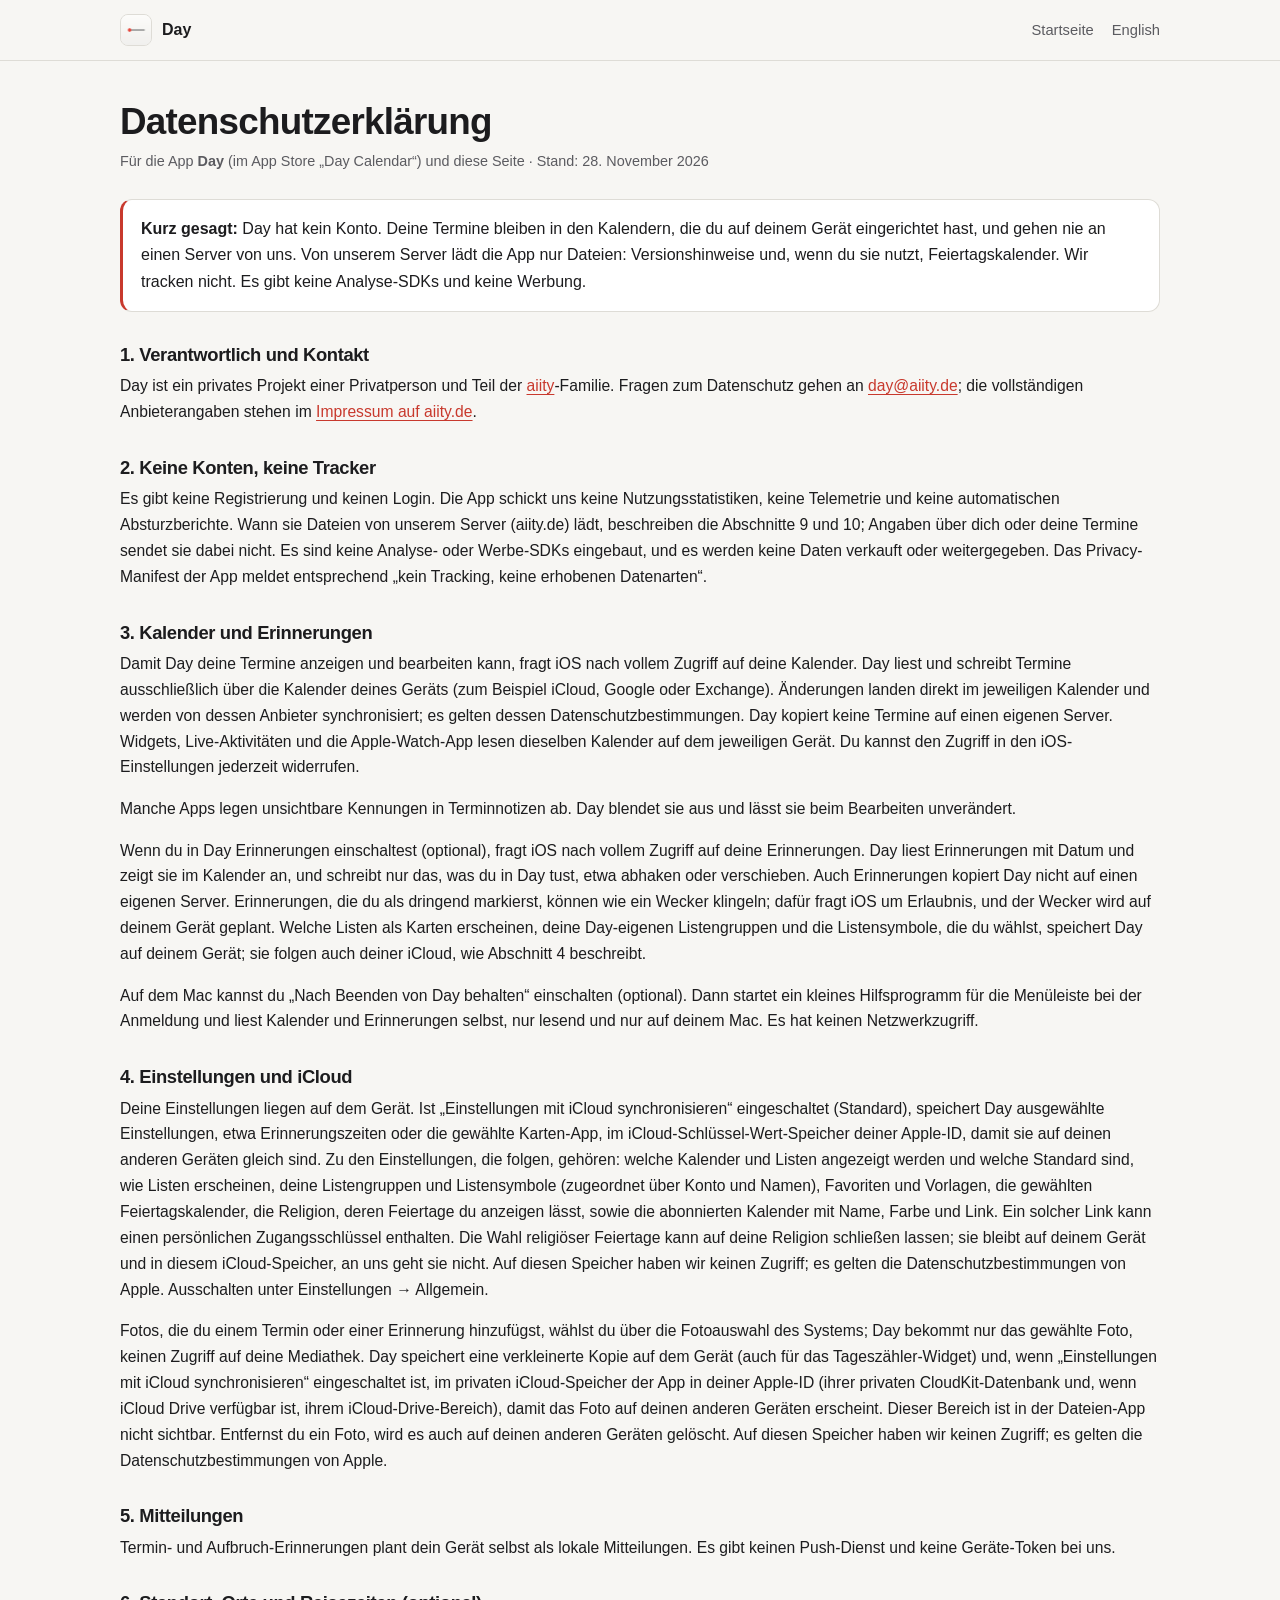
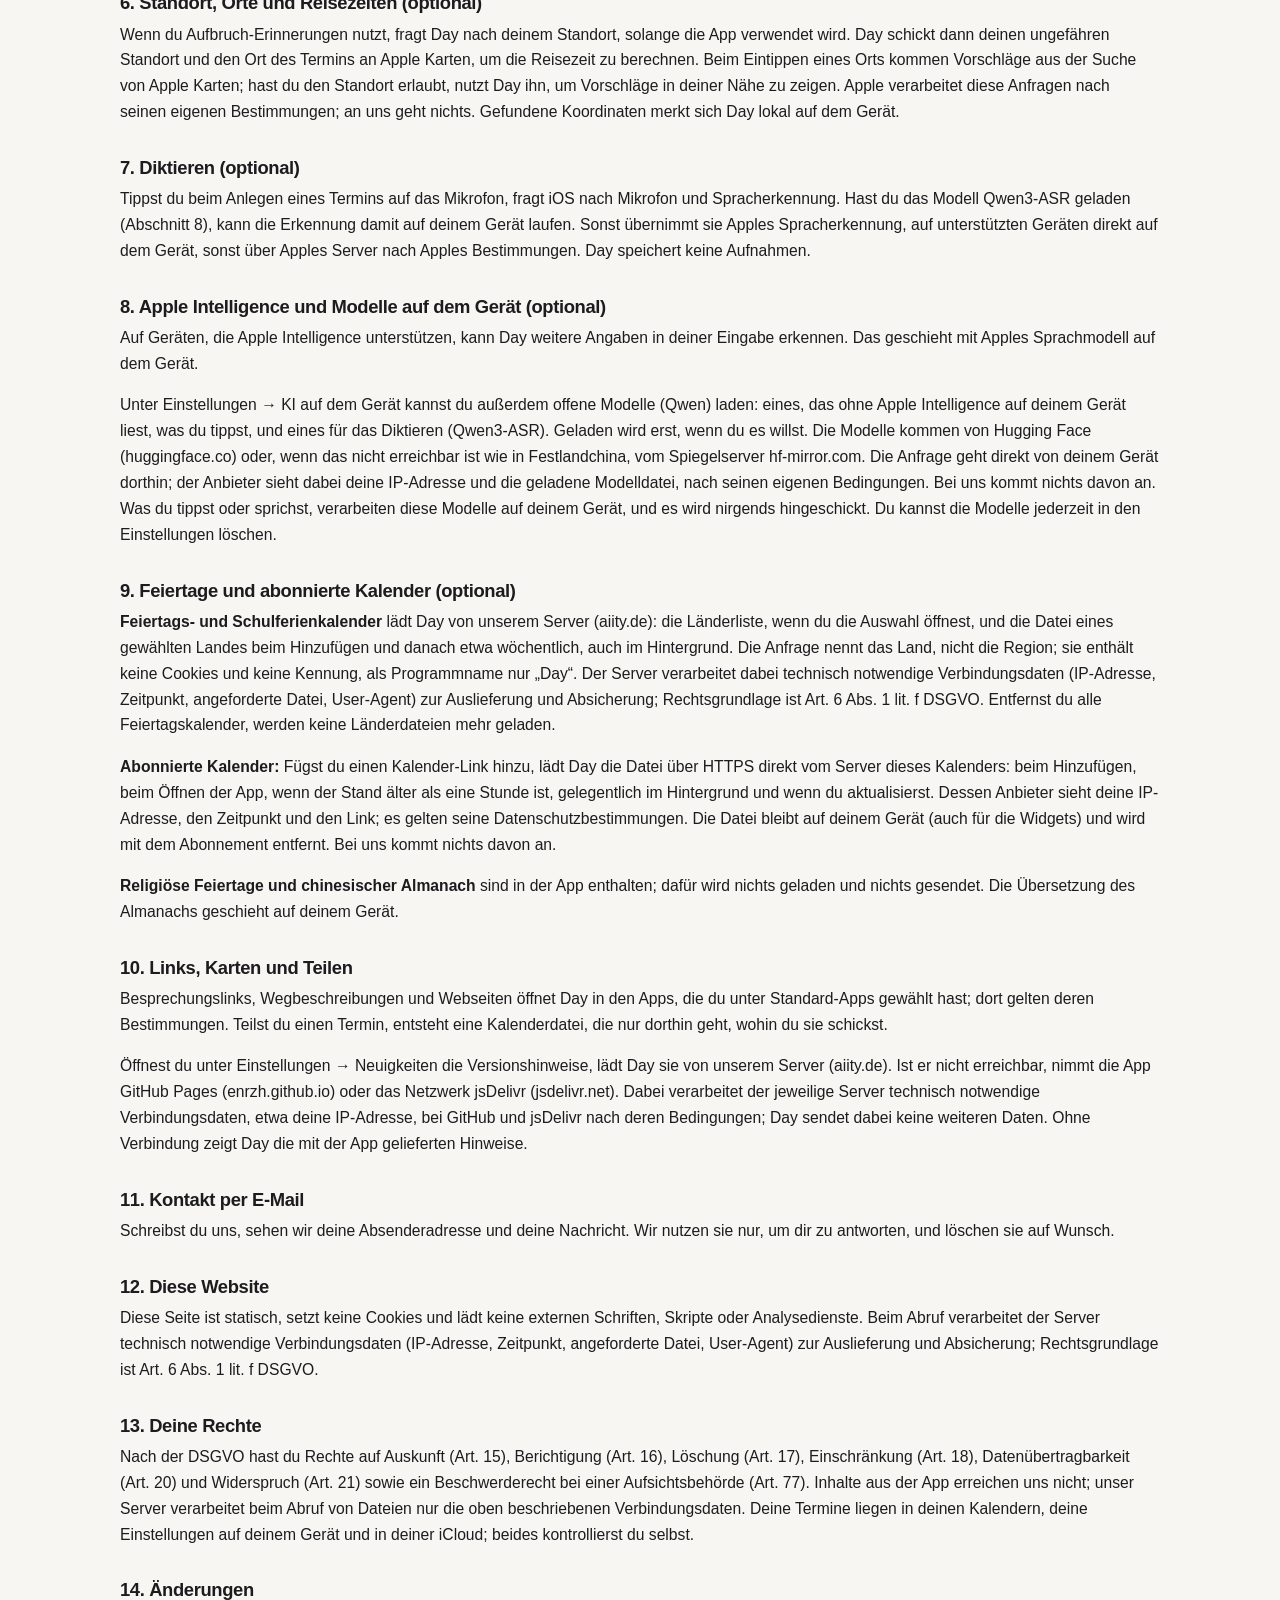
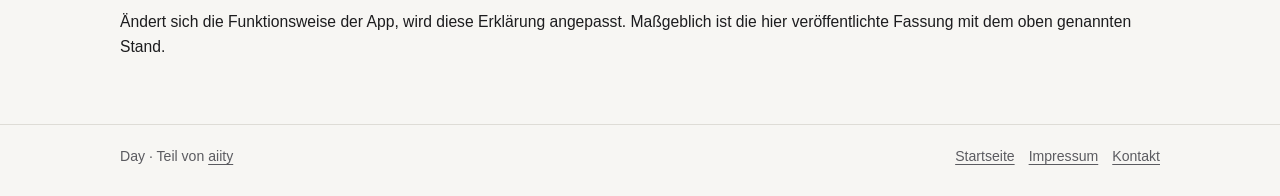
<file: privacy.html>
<!doctype html>
<html lang="de">
<head>
  <meta charset="utf-8">
  <meta name="viewport" content="width=device-width, initial-scale=1">
  <title>Datenschutzerklärung — Day</title>
  <meta name="description" content="Datenschutzerklärung für die Kalender-App Day: kein Konto, kein Tracking. Termine bleiben in deinen eigenen Kalendern.">
  <meta name="color-scheme" content="light dark">
  <link rel="alternate" hreflang="en" href="en/privacy.html">
  <link rel="icon" href="images/icon.png">
  <link rel="stylesheet" href="site.css">
</head>
<body>
  <a class="skip" href="#main">Zum Inhalt</a>
  <header class="top"><div class="wrap bar"><a class="brand" href="./"><img src="images/icon.png" width="32" height="32" alt="">Day</a><nav aria-label="Navigation"><a href="./">Startseite</a><a href="en/privacy.html" hreflang="en">English</a></nav></div></header>
  <main id="main" class="wrap doc">
    <h1>Datenschutzerklärung</h1>
    <p class="meta">Für die App <b>Day</b> (im App Store „Day Calendar“) und diese Seite · Stand: 28. November 2026</p>

    <div class="summary"><b>Kurz gesagt:</b> Day hat kein Konto. Deine Termine bleiben in den Kalendern, die du auf deinem Gerät eingerichtet hast, und gehen nie an einen Server von uns. Von unserem Server lädt die App nur Dateien: Versionshinweise und, wenn du sie nutzt, Feiertagskalender. Wir tracken nicht. Es gibt keine Analyse-SDKs und keine Werbung.</div>

    <h2>1. Verantwortlich und Kontakt</h2>
    <p>Day ist ein privates Projekt einer Privatperson und Teil der <a href="https://aiity.de">aiity</a>-Familie. Fragen zum Datenschutz gehen an <a href="mailto:day@aiity.de">day@aiity.de</a>; die vollständigen Anbieterangaben stehen im <a href="https://aiity.de/impressum">Impressum auf aiity.de</a>.</p>

    <h2>2. Keine Konten, keine Tracker</h2>
    <p>Es gibt keine Registrierung und keinen Login. Die App schickt uns keine Nutzungsstatistiken, keine Telemetrie und keine automatischen Absturzberichte. Wann sie Dateien von unserem Server (aiity.de) lädt, beschreiben die Abschnitte 9 und 10; Angaben über dich oder deine Termine sendet sie dabei nicht. Es sind keine Analyse- oder Werbe-SDKs eingebaut, und es werden keine Daten verkauft oder weitergegeben. Das Privacy-Manifest der App meldet entsprechend „kein Tracking, keine erhobenen Datenarten“.</p>

    <h2>3. Kalender und Erinnerungen</h2>
    <p>Damit Day deine Termine anzeigen und bearbeiten kann, fragt iOS nach vollem Zugriff auf deine Kalender. Day liest und schreibt Termine ausschließlich über die Kalender deines Geräts (zum Beispiel iCloud, Google oder Exchange). Änderungen landen direkt im jeweiligen Kalender und werden von dessen Anbieter synchronisiert; es gelten dessen Datenschutzbestimmungen. Day kopiert keine Termine auf einen eigenen Server. Widgets, Live-Aktivitäten und die Apple-Watch-App lesen dieselben Kalender auf dem jeweiligen Gerät. Du kannst den Zugriff in den iOS-Einstellungen jederzeit widerrufen.</p>
    <p>Manche Apps legen unsichtbare Kennungen in Terminnotizen ab. Day blendet sie aus und lässt sie beim Bearbeiten unverändert.</p>

    <p>Wenn du in Day Erinnerungen einschaltest (optional), fragt iOS nach vollem Zugriff auf deine Erinnerungen. Day liest Erinnerungen mit Datum und zeigt sie im Kalender an, und schreibt nur das, was du in Day tust, etwa abhaken oder verschieben. Auch Erinnerungen kopiert Day nicht auf einen eigenen Server. Erinnerungen, die du als dringend markierst, können wie ein Wecker klingeln; dafür fragt iOS um Erlaubnis, und der Wecker wird auf deinem Gerät geplant. Welche Listen als Karten erscheinen, deine Day-eigenen Listengruppen und die Listensymbole, die du wählst, speichert Day auf deinem Gerät; sie folgen auch deiner iCloud, wie Abschnitt 4 beschreibt.</p>
    <p>Auf dem Mac kannst du „Nach Beenden von Day behalten“ einschalten (optional). Dann startet ein kleines Hilfsprogramm für die Menüleiste bei der Anmeldung und liest Kalender und Erinnerungen selbst, nur lesend und nur auf deinem Mac. Es hat keinen Netzwerkzugriff.</p>

    <h2>4. Einstellungen und iCloud</h2>
    <p>Deine Einstellungen liegen auf dem Gerät. Ist „Einstellungen mit iCloud synchronisieren“ eingeschaltet (Standard), speichert Day ausgewählte Einstellungen, etwa Erinnerungszeiten oder die gewählte Karten-App, im iCloud-Schlüssel-Wert-Speicher deiner Apple-ID, damit sie auf deinen anderen Geräten gleich sind. Zu den Einstellungen, die folgen, gehören: welche Kalender und Listen angezeigt werden und welche Standard sind, wie Listen erscheinen, deine Listengruppen und Listensymbole (zugeordnet über Konto und Namen), Favoriten und Vorlagen, die gewählten Feiertagskalender, die Religion, deren Feiertage du anzeigen lässt, sowie die abonnierten Kalender mit Name, Farbe und Link. Ein solcher Link kann einen persönlichen Zugangsschlüssel enthalten. Die Wahl religiöser Feiertage kann auf deine Religion schließen lassen; sie bleibt auf deinem Gerät und in diesem iCloud-Speicher, an uns geht sie nicht. Auf diesen Speicher haben wir keinen Zugriff; es gelten die Datenschutzbestimmungen von Apple. Ausschalten unter Einstellungen → Allgemein.</p>
    <p>Fotos, die du einem Termin oder einer Erinnerung hinzufügst, wählst du über die Fotoauswahl des Systems; Day bekommt nur das gewählte Foto, keinen Zugriff auf deine Mediathek. Day speichert eine verkleinerte Kopie auf dem Gerät (auch für das Tageszähler-Widget) und, wenn „Einstellungen mit iCloud synchronisieren“ eingeschaltet ist, im privaten iCloud-Speicher der App in deiner Apple-ID (ihrer privaten CloudKit-Datenbank und, wenn iCloud Drive verfügbar ist, ihrem iCloud-Drive-Bereich), damit das Foto auf deinen anderen Geräten erscheint. Dieser Bereich ist in der Dateien-App nicht sichtbar. Entfernst du ein Foto, wird es auch auf deinen anderen Geräten gelöscht. Auf diesen Speicher haben wir keinen Zugriff; es gelten die Datenschutzbestimmungen von Apple.</p>

    <h2>5. Mitteilungen</h2>
    <p>Termin- und Aufbruch-Erinnerungen plant dein Gerät selbst als lokale Mitteilungen. Es gibt keinen Push-Dienst und keine Geräte-Token bei uns.</p>

    <h2>6. Standort, Orte und Reisezeiten (optional)</h2>
    <p>Wenn du Aufbruch-Erinnerungen nutzt, fragt Day nach deinem Standort, solange die App verwendet wird. Day schickt dann deinen ungefähren Standort und den Ort des Termins an Apple Karten, um die Reisezeit zu berechnen. Beim Eintippen eines Orts kommen Vorschläge aus der Suche von Apple Karten; hast du den Standort erlaubt, nutzt Day ihn, um Vorschläge in deiner Nähe zu zeigen. Apple verarbeitet diese Anfragen nach seinen eigenen Bestimmungen; an uns geht nichts. Gefundene Koordinaten merkt sich Day lokal auf dem Gerät.</p>

    <h2>7. Diktieren (optional)</h2>
    <p>Tippst du beim Anlegen eines Termins auf das Mikrofon, fragt iOS nach Mikrofon und Spracherkennung. Hast du das Modell Qwen3-ASR geladen (Abschnitt 8), kann die Erkennung damit auf deinem Gerät laufen. Sonst übernimmt sie Apples Spracherkennung, auf unterstützten Geräten direkt auf dem Gerät, sonst über Apples Server nach Apples Bestimmungen. Day speichert keine Aufnahmen.</p>

    <h2>8. Apple Intelligence und Modelle auf dem Gerät (optional)</h2>
    <p>Auf Geräten, die Apple Intelligence unterstützen, kann Day weitere Angaben in deiner Eingabe erkennen. Das geschieht mit Apples Sprachmodell auf dem Gerät.</p>
    <p>Unter Einstellungen → KI auf dem Gerät kannst du außerdem offene Modelle (Qwen) laden: eines, das ohne Apple Intelligence auf deinem Gerät liest, was du tippst, und eines für das Diktieren (Qwen3-ASR). Geladen wird erst, wenn du es willst. Die Modelle kommen von Hugging Face (huggingface.co) oder, wenn das nicht erreichbar ist wie in Festlandchina, vom Spiegelserver hf-mirror.com. Die Anfrage geht direkt von deinem Gerät dorthin; der Anbieter sieht dabei deine IP-Adresse und die geladene Modelldatei, nach seinen eigenen Bedingungen. Bei uns kommt nichts davon an. Was du tippst oder sprichst, verarbeiten diese Modelle auf deinem Gerät, und es wird nirgends hingeschickt. Du kannst die Modelle jederzeit in den Einstellungen löschen.</p>

    <h2>9. Feiertage und abonnierte Kalender (optional)</h2>
    <p><b>Feiertags- und Schulferienkalender</b> lädt Day von unserem Server (aiity.de): die Länderliste, wenn du die Auswahl öffnest, und die Datei eines gewählten Landes beim Hinzufügen und danach etwa wöchentlich, auch im Hintergrund. Die Anfrage nennt das Land, nicht die Region; sie enthält keine Cookies und keine Kennung, als Programmname nur „Day“. Der Server verarbeitet dabei technisch notwendige Verbindungsdaten (IP-Adresse, Zeitpunkt, angeforderte Datei, User-Agent) zur Auslieferung und Absicherung; Rechtsgrundlage ist Art. 6 Abs. 1 lit. f DSGVO. Entfernst du alle Feiertagskalender, werden keine Länderdateien mehr geladen.</p>
    <p><b>Abonnierte Kalender:</b> Fügst du einen Kalender-Link hinzu, lädt Day die Datei über HTTPS direkt vom Server dieses Kalenders: beim Hinzufügen, beim Öffnen der App, wenn der Stand älter als eine Stunde ist, gelegentlich im Hintergrund und wenn du aktualisierst. Dessen Anbieter sieht deine IP-Adresse, den Zeitpunkt und den Link; es gelten seine Datenschutzbestimmungen. Die Datei bleibt auf deinem Gerät (auch für die Widgets) und wird mit dem Abonnement entfernt. Bei uns kommt nichts davon an.</p>

    <p><b>Religiöse Feiertage und chinesischer Almanach</b> sind in der App enthalten; dafür wird nichts geladen und nichts gesendet. Die Übersetzung des Almanachs geschieht auf deinem Gerät.</p>

    <h2>10. Links, Karten und Teilen</h2>
    <p>Besprechungslinks, Wegbeschreibungen und Webseiten öffnet Day in den Apps, die du unter Standard-Apps gewählt hast; dort gelten deren Bestimmungen. Teilst du einen Termin, entsteht eine Kalenderdatei, die nur dorthin geht, wohin du sie schickst.</p>
    <p>Öffnest du unter Einstellungen → Neuigkeiten die Versionshinweise, lädt Day sie von unserem Server (aiity.de). Ist er nicht erreichbar, nimmt die App GitHub Pages (enrzh.github.io) oder das Netzwerk jsDelivr (jsdelivr.net). Dabei verarbeitet der jeweilige Server technisch notwendige Verbindungsdaten, etwa deine IP-Adresse, bei GitHub und jsDelivr nach deren Bedingungen; Day sendet dabei keine weiteren Daten. Ohne Verbindung zeigt Day die mit der App gelieferten Hinweise.</p>

    <h2>11. Kontakt per E-Mail</h2>
    <p>Schreibst du uns, sehen wir deine Absenderadresse und deine Nachricht. Wir nutzen sie nur, um dir zu antworten, und löschen sie auf Wunsch.</p>

    <h2>12. Diese Website</h2>
    <p>Diese Seite ist statisch, setzt keine Cookies und lädt keine externen Schriften, Skripte oder Analysedienste. Beim Abruf verarbeitet der Server technisch notwendige Verbindungsdaten (IP-Adresse, Zeitpunkt, angeforderte Datei, User-Agent) zur Auslieferung und Absicherung; Rechtsgrundlage ist Art. 6 Abs. 1 lit. f DSGVO.</p>

    <h2>13. Deine Rechte</h2>
    <p>Nach der DSGVO hast du Rechte auf Auskunft (Art. 15), Berichtigung (Art. 16), Löschung (Art. 17), Einschränkung (Art. 18), Datenübertragbarkeit (Art. 20) und Widerspruch (Art. 21) sowie ein Beschwerderecht bei einer Aufsichtsbehörde (Art. 77). Inhalte aus der App erreichen uns nicht; unser Server verarbeitet beim Abruf von Dateien nur die oben beschriebenen Verbindungsdaten. Deine Termine liegen in deinen Kalendern, deine Einstellungen auf deinem Gerät und in deiner iCloud; beides kontrollierst du selbst.</p>

    <h2>14. Änderungen</h2>
    <p>Ändert sich die Funktionsweise der App, wird diese Erklärung angepasst. Maßgeblich ist die hier veröffentlichte Fassung mit dem oben genannten Stand.</p>
  </main>
  <footer class="foot"><div class="wrap"><p>Day · Teil von <a href="https://aiity.de">aiity</a></p><nav aria-label="Fußzeile"><a href="./">Startseite</a><a href="https://aiity.de/impressum">Impressum</a><a href="mailto:day@aiity.de">Kontakt</a></nav></div></footer>
<script>(function(){var K='dayLang',c=document.documentElement.lang,l=document.querySelector('header a[hreflang]');if(!l)return;
l.addEventListener('click',function(){try{localStorage.setItem(K,l.hreflang)}catch(e){}});
var s;try{s=localStorage.getItem(K)}catch(e){}if(s&&s!==c){var t=document.querySelector('header a[hreflang="'+s+'"]');if(t)location.replace(t.href)}})();</script>
</body>
</html>
</file>
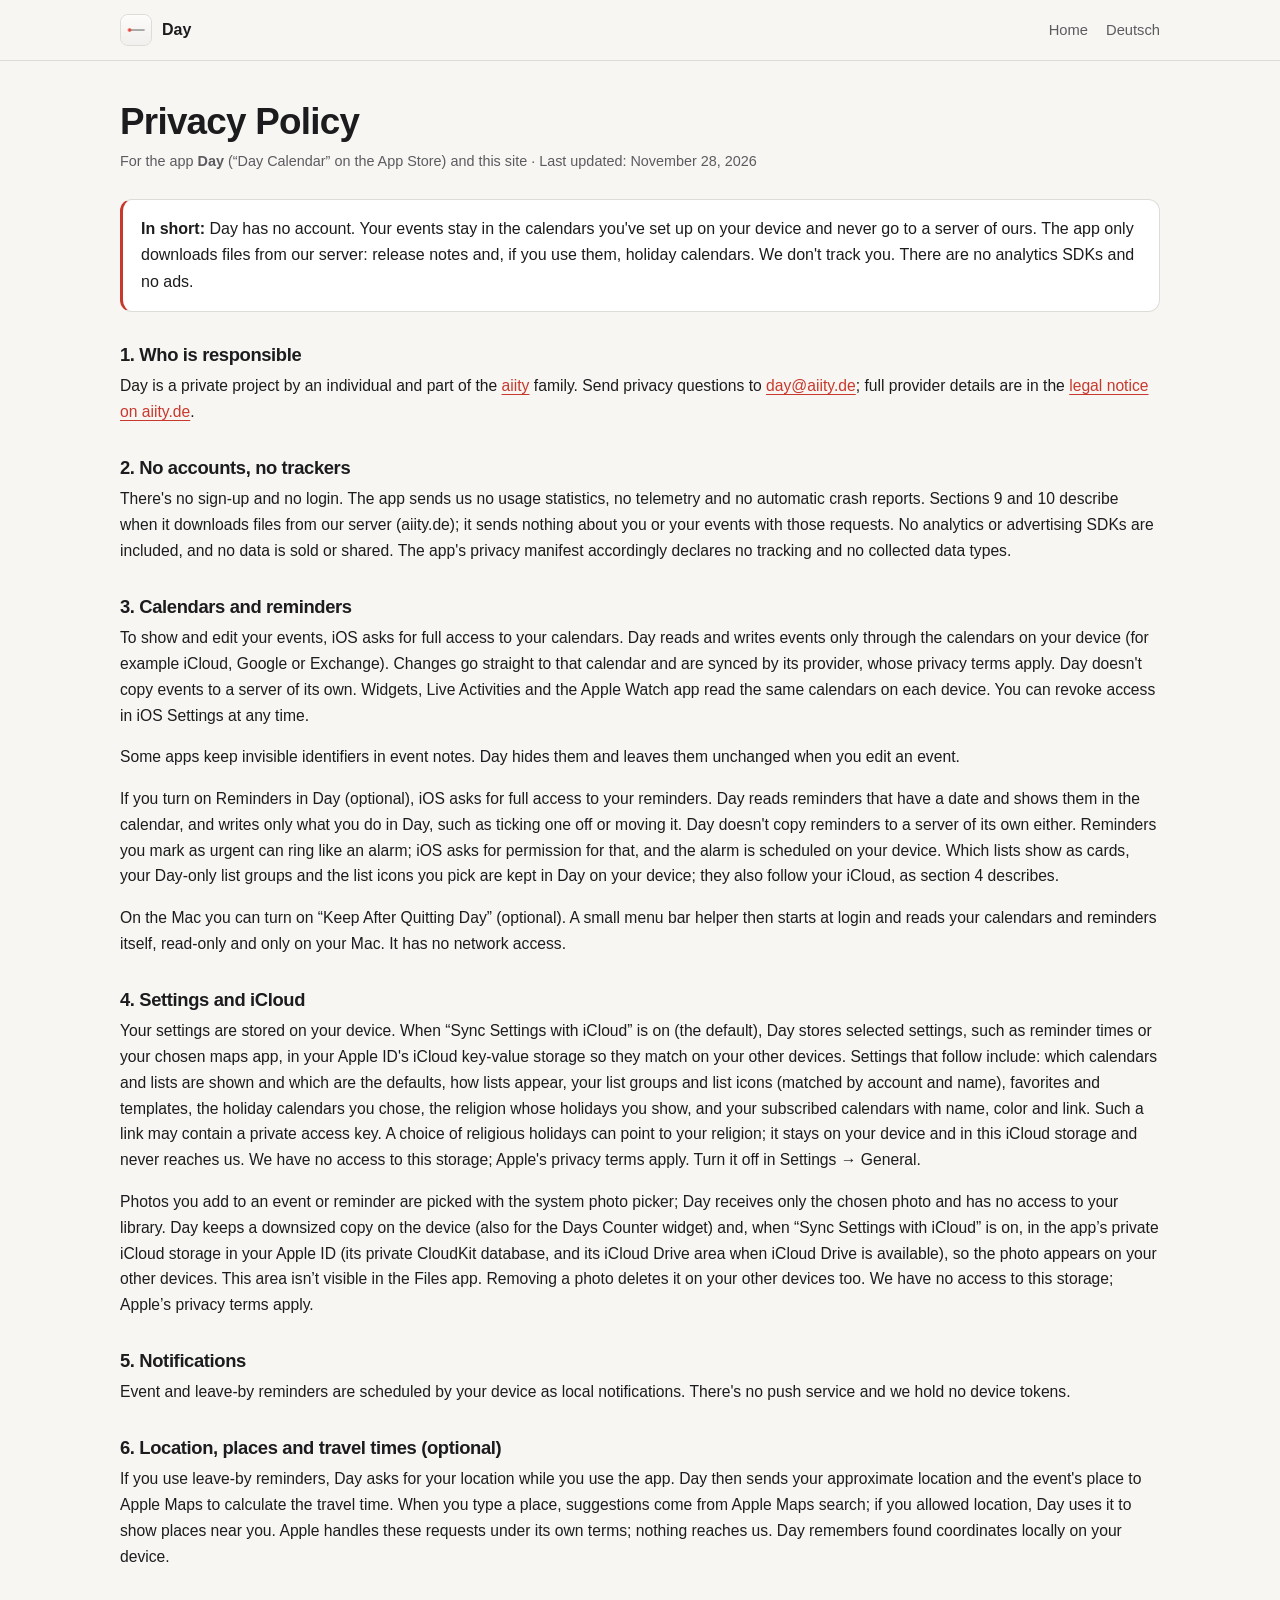
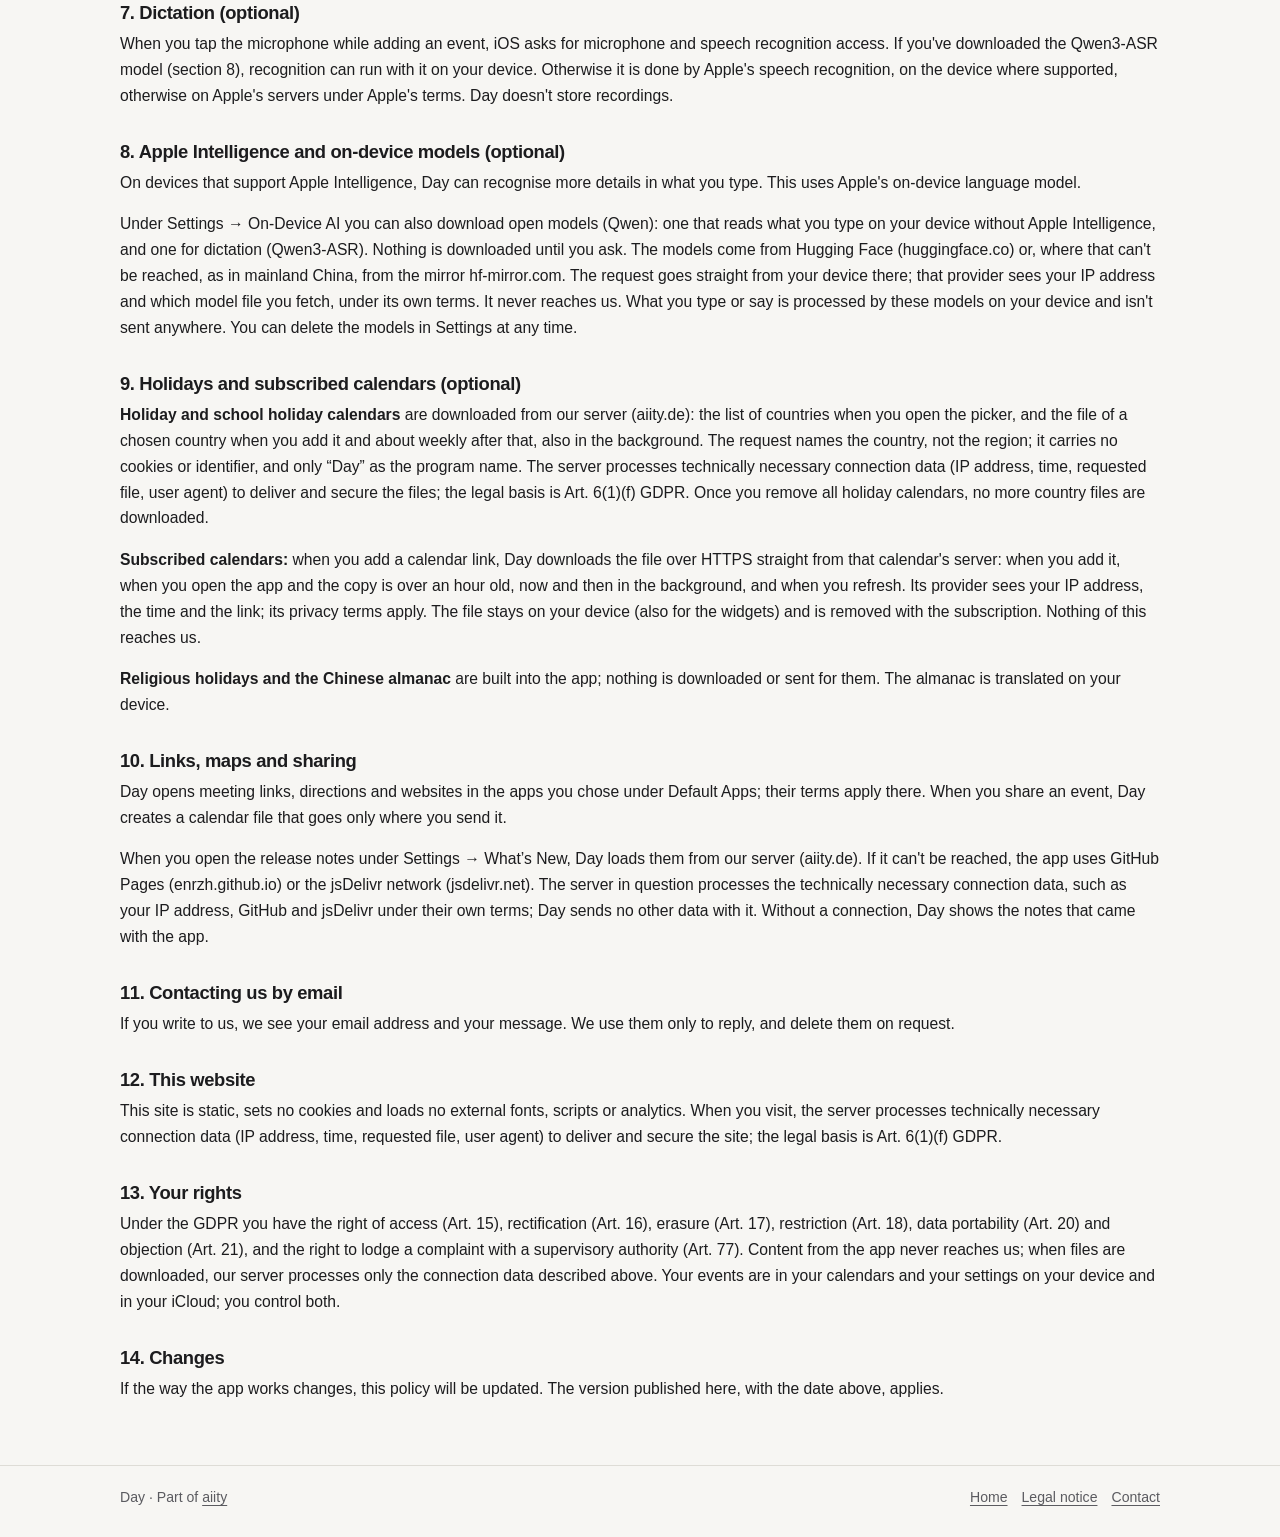
<file: en/privacy.html>
<!doctype html>
<html lang="en">
<head>
  <meta charset="utf-8">
  <meta name="viewport" content="width=device-width, initial-scale=1">
  <title>Privacy Policy — Day</title>
  <meta name="description" content="Privacy policy for the Day calendar app: no account, no tracking. Your events stay in your own calendars.">
  <meta name="color-scheme" content="light dark">
  <link rel="alternate" hreflang="de" href="../privacy.html">
  <link rel="icon" href="../images/icon.png">
  <link rel="stylesheet" href="../site.css">
</head>
<body>
  <a class="skip" href="#main">Skip to content</a>
  <header class="top"><div class="wrap bar"><a class="brand" href="./"><img src="../images/icon.png" width="32" height="32" alt="">Day</a><nav aria-label="Main navigation"><a href="./">Home</a><a href="../privacy.html" hreflang="de">Deutsch</a></nav></div></header>
  <main id="main" class="wrap doc">
    <h1>Privacy Policy</h1>
    <p class="meta">For the app <b>Day</b> (“Day Calendar” on the App Store) and this site · Last updated: November 28, 2026</p>

    <div class="summary"><b>In short:</b> Day has no account. Your events stay in the calendars you've set up on your device and never go to a server of ours. The app only downloads files from our server: release notes and, if you use them, holiday calendars. We don't track you. There are no analytics SDKs and no ads.</div>

    <h2>1. Who is responsible</h2>
    <p>Day is a private project by an individual and part of the <a href="https://aiity.de">aiity</a> family. Send privacy questions to <a href="mailto:day@aiity.de">day@aiity.de</a>; full provider details are in the <a href="https://aiity.de/impressum">legal notice on aiity.de</a>.</p>

    <h2>2. No accounts, no trackers</h2>
    <p>There's no sign-up and no login. The app sends us no usage statistics, no telemetry and no automatic crash reports. Sections 9 and 10 describe when it downloads files from our server (aiity.de); it sends nothing about you or your events with those requests. No analytics or advertising SDKs are included, and no data is sold or shared. The app's privacy manifest accordingly declares no tracking and no collected data types.</p>

    <h2>3. Calendars and reminders</h2>
    <p>To show and edit your events, iOS asks for full access to your calendars. Day reads and writes events only through the calendars on your device (for example iCloud, Google or Exchange). Changes go straight to that calendar and are synced by its provider, whose privacy terms apply. Day doesn't copy events to a server of its own. Widgets, Live Activities and the Apple Watch app read the same calendars on each device. You can revoke access in iOS Settings at any time.</p>
    <p>Some apps keep invisible identifiers in event notes. Day hides them and leaves them unchanged when you edit an event.</p>

    <p>If you turn on Reminders in Day (optional), iOS asks for full access to your reminders. Day reads reminders that have a date and shows them in the calendar, and writes only what you do in Day, such as ticking one off or moving it. Day doesn't copy reminders to a server of its own either. Reminders you mark as urgent can ring like an alarm; iOS asks for permission for that, and the alarm is scheduled on your device. Which lists show as cards, your Day-only list groups and the list icons you pick are kept in Day on your device; they also follow your iCloud, as section 4 describes.</p>
    <p>On the Mac you can turn on “Keep After Quitting Day” (optional). A small menu bar helper then starts at login and reads your calendars and reminders itself, read-only and only on your Mac. It has no network access.</p>

    <h2>4. Settings and iCloud</h2>
    <p>Your settings are stored on your device. When “Sync Settings with iCloud” is on (the default), Day stores selected settings, such as reminder times or your chosen maps app, in your Apple ID's iCloud key-value storage so they match on your other devices. Settings that follow include: which calendars and lists are shown and which are the defaults, how lists appear, your list groups and list icons (matched by account and name), favorites and templates, the holiday calendars you chose, the religion whose holidays you show, and your subscribed calendars with name, color and link. Such a link may contain a private access key. A choice of religious holidays can point to your religion; it stays on your device and in this iCloud storage and never reaches us. We have no access to this storage; Apple's privacy terms apply. Turn it off in Settings → General.</p>
    <p>Photos you add to an event or reminder are picked with the system photo picker; Day receives only the chosen photo and has no access to your library. Day keeps a downsized copy on the device (also for the Days Counter widget) and, when “Sync Settings with iCloud” is on, in the app’s private iCloud storage in your Apple ID (its private CloudKit database, and its iCloud Drive area when iCloud Drive is available), so the photo appears on your other devices. This area isn’t visible in the Files app. Removing a photo deletes it on your other devices too. We have no access to this storage; Apple’s privacy terms apply.</p>

    <h2>5. Notifications</h2>
    <p>Event and leave-by reminders are scheduled by your device as local notifications. There's no push service and we hold no device tokens.</p>

    <h2>6. Location, places and travel times (optional)</h2>
    <p>If you use leave-by reminders, Day asks for your location while you use the app. Day then sends your approximate location and the event's place to Apple Maps to calculate the travel time. When you type a place, suggestions come from Apple Maps search; if you allowed location, Day uses it to show places near you. Apple handles these requests under its own terms; nothing reaches us. Day remembers found coordinates locally on your device.</p>

    <h2>7. Dictation (optional)</h2>
    <p>When you tap the microphone while adding an event, iOS asks for microphone and speech recognition access. If you've downloaded the Qwen3-ASR model (section 8), recognition can run with it on your device. Otherwise it is done by Apple's speech recognition, on the device where supported, otherwise on Apple's servers under Apple's terms. Day doesn't store recordings.</p>

    <h2>8. Apple Intelligence and on-device models (optional)</h2>
    <p>On devices that support Apple Intelligence, Day can recognise more details in what you type. This uses Apple's on-device language model.</p>
    <p>Under Settings → On-Device AI you can also download open models (Qwen): one that reads what you type on your device without Apple Intelligence, and one for dictation (Qwen3-ASR). Nothing is downloaded until you ask. The models come from Hugging Face (huggingface.co) or, where that can't be reached, as in mainland China, from the mirror hf-mirror.com. The request goes straight from your device there; that provider sees your IP address and which model file you fetch, under its own terms. It never reaches us. What you type or say is processed by these models on your device and isn't sent anywhere. You can delete the models in Settings at any time.</p>

    <h2>9. Holidays and subscribed calendars (optional)</h2>
    <p><b>Holiday and school holiday calendars</b> are downloaded from our server (aiity.de): the list of countries when you open the picker, and the file of a chosen country when you add it and about weekly after that, also in the background. The request names the country, not the region; it carries no cookies or identifier, and only “Day” as the program name. The server processes technically necessary connection data (IP address, time, requested file, user agent) to deliver and secure the files; the legal basis is Art. 6(1)(f) GDPR. Once you remove all holiday calendars, no more country files are downloaded.</p>
    <p><b>Subscribed calendars:</b> when you add a calendar link, Day downloads the file over HTTPS straight from that calendar's server: when you add it, when you open the app and the copy is over an hour old, now and then in the background, and when you refresh. Its provider sees your IP address, the time and the link; its privacy terms apply. The file stays on your device (also for the widgets) and is removed with the subscription. Nothing of this reaches us.</p>

    <p><b>Religious holidays and the Chinese almanac</b> are built into the app; nothing is downloaded or sent for them. The almanac is translated on your device.</p>

    <h2>10. Links, maps and sharing</h2>
    <p>Day opens meeting links, directions and websites in the apps you chose under Default Apps; their terms apply there. When you share an event, Day creates a calendar file that goes only where you send it.</p>
    <p>When you open the release notes under Settings → What’s New, Day loads them from our server (aiity.de). If it can't be reached, the app uses GitHub Pages (enrzh.github.io) or the jsDelivr network (jsdelivr.net). The server in question processes the technically necessary connection data, such as your IP address, GitHub and jsDelivr under their own terms; Day sends no other data with it. Without a connection, Day shows the notes that came with the app.</p>

    <h2>11. Contacting us by email</h2>
    <p>If you write to us, we see your email address and your message. We use them only to reply, and delete them on request.</p>

    <h2>12. This website</h2>
    <p>This site is static, sets no cookies and loads no external fonts, scripts or analytics. When you visit, the server processes technically necessary connection data (IP address, time, requested file, user agent) to deliver and secure the site; the legal basis is Art. 6(1)(f) GDPR.</p>

    <h2>13. Your rights</h2>
    <p>Under the GDPR you have the right of access (Art. 15), rectification (Art. 16), erasure (Art. 17), restriction (Art. 18), data portability (Art. 20) and objection (Art. 21), and the right to lodge a complaint with a supervisory authority (Art. 77). Content from the app never reaches us; when files are downloaded, our server processes only the connection data described above. Your events are in your calendars and your settings on your device and in your iCloud; you control both.</p>

    <h2>14. Changes</h2>
    <p>If the way the app works changes, this policy will be updated. The version published here, with the date above, applies.</p>
  </main>
  <footer class="foot"><div class="wrap"><p>Day · Part of <a href="https://aiity.de">aiity</a></p><nav aria-label="Footer"><a href="./">Home</a><a href="https://aiity.de/impressum">Legal notice</a><a href="mailto:day@aiity.de">Contact</a></nav></div></footer>
<script>(function(){var K='dayLang',c=document.documentElement.lang,l=document.querySelector('header a[hreflang]');if(!l)return;
l.addEventListener('click',function(){try{localStorage.setItem(K,l.hreflang)}catch(e){}});
var s;try{s=localStorage.getItem(K)}catch(e){}if(s&&s!==c){var t=document.querySelector('header a[hreflang="'+s+'"]');if(t)location.replace(t.href)}})();</script>
</body>
</html>
</file>
<file: site.css>
* { box-sizing: border-box; }
:root { color-scheme: light dark; --bg: #f7f6f3; --surface: #ffffff; --ink: #1c1c1e; --muted: #5b5b60; --accent: #c8392d; --on-accent: #ffffff; --line: #dedcd6; --shadow: 0 1px 2px rgba(0,0,0,.05), 0 10px 30px rgba(0,0,0,.08); }
@media (prefers-color-scheme: dark) { :root { --bg: #141414; --surface: #1e1e20; --ink: #f2f2f4; --muted: #a8a8ad; --accent: #ff7a6e; --on-accent: #141414; --line: #3a3a3d; --shadow: 0 1px 2px rgba(0,0,0,.4), 0 10px 30px rgba(0,0,0,.45); } }
html { -webkit-text-size-adjust: 100%; scroll-behavior: smooth; }
@media (prefers-reduced-motion: reduce) { html { scroll-behavior: auto; } }
body { margin: 0; font: 1rem/1.65 -apple-system, BlinkMacSystemFont, "Segoe UI", sans-serif; background: var(--bg); color: var(--ink); -webkit-font-smoothing: antialiased; overflow-wrap: anywhere; }
a { color: var(--accent); text-underline-offset: .2em; }
a:focus-visible, summary:focus-visible, .btn:focus-visible { outline: 3px solid var(--accent); outline-offset: 4px; border-radius: 4px; }
img { display: block; max-width: 100%; height: auto; }
h1, h2, h3 { line-height: 1.15; letter-spacing: -.02em; text-wrap: balance; margin-top: 0; }
p { margin-top: 0; }
.wrap { width: min(1040px, calc(100% - 32px)); margin-inline: auto; }
.narrow { width: min(760px, calc(100% - 32px)); margin-inline: auto; }
.skip { position: absolute; top: -80px; left: 16px; background: var(--surface); padding: 12px; z-index: 10; }
.skip:focus { top: 12px; }

/* Header */
.top { border-bottom: 1px solid var(--line); background: var(--bg); }
.bar { display: flex; align-items: center; justify-content: space-between; gap: 16px; padding-block: 14px; }
.brand { display: flex; align-items: center; gap: 10px; font-weight: 650; text-decoration: none; color: var(--ink); }
.brand img { border-radius: 8px; border: 1px solid var(--line); }
.bar nav { display: flex; flex-wrap: wrap; align-items: center; gap: 8px 18px; font-size: .92rem; }
.bar nav a { color: var(--muted); text-decoration: none; }
.bar nav a:hover { color: var(--accent); }
.bar nav a.btn { color: var(--on-accent); }

/* Buttons */
.btn { display: inline-block; padding: 12px 22px; border-radius: 999px; background: var(--accent); color: var(--on-accent); font-weight: 650; text-decoration: none; }
.btn:hover { filter: brightness(1.08); }
.btn.small { padding: 7px 16px; font-size: .88rem; }
.btn.ghost { background: transparent; color: var(--ink); box-shadow: inset 0 0 0 1.5px var(--line); }
.btn.ghost:hover { color: var(--accent); box-shadow: inset 0 0 0 1.5px var(--accent); filter: none; }

/* Hero */
.hero { padding-block: 64px 24px; text-align: center; }
.hero h1 { font-size: clamp(2.4rem, 7.5vw, 4rem); margin-bottom: 1rem; }
.hero .lead { color: var(--muted); font-size: clamp(1.05rem, 2.6vw, 1.25rem); max-width: 36em; margin-inline: auto; }
.actions { display: flex; flex-wrap: wrap; justify-content: center; gap: 12px; margin: 28px 0 14px; }
.fine { color: var(--muted); font-size: .85rem; }
.shots { display: grid; grid-template-columns: repeat(4, 1fr); gap: 16px; padding-block: 36px 56px; }
.shots img { border-radius: 20px; border: 1px solid var(--line); box-shadow: var(--shadow); }
.shots img:nth-child(odd) { margin-top: 24px; }

/* Sections */
section { padding-block: 56px; border-top: 1px solid var(--line); }
section h2 { font-size: clamp(1.6rem, 4.5vw, 2.2rem); margin-bottom: .6rem; }
section p, section li { color: var(--muted); }
.intro { max-width: 38em; margin-bottom: 32px; }

/* Features */
.features { display: grid; grid-template-columns: repeat(3, 1fr); gap: 16px; list-style: none; margin: 0; padding: 0; }
.features li { background: var(--surface); border: 1px solid var(--line); border-radius: 18px; padding: 22px 22px 20px; }
.features h3 { font-size: 1.1rem; margin-bottom: .4rem; color: var(--ink); }
.features p { margin: 0; font-size: .96rem; }

/* Devices */
.device { display: grid; grid-template-columns: 1fr 1fr; gap: 40px; align-items: center; }
.device + .device { margin-top: 56px; }
.device.flip > :first-child { order: 2; }
.device h3 { font-size: 1.4rem; margin-bottom: .5rem; }
.device ul { padding-left: 1.1em; margin: 0 0 0; }
.device img { border-radius: 14px; border: 1px solid var(--line); box-shadow: var(--shadow); }
.device .pair { display: grid; grid-template-columns: 1fr 1fr; gap: 14px; }
.device .pair img { border-radius: 14px; }
.device.wide { grid-template-columns: 1fr; gap: 24px; text-align: center; }
.device.wide ul { display: inline-block; text-align: left; }

/* Help */
.faq { max-width: 760px; }
details { border-bottom: 1px solid var(--line); }
details:first-of-type { border-top: 1px solid var(--line); }
summary { padding: 14px 2px; cursor: pointer; font-weight: 600; }
details p { padding: 0 2px 6px; }

/* Documents (privacy) */
.doc { padding-block: 40px 48px; }
.doc h1 { font-size: clamp(1.8rem, 6vw, 2.3rem); margin-bottom: .4rem; }
.doc .meta { color: var(--muted); font-size: .9rem; margin-bottom: 1.6rem; }
.doc h2 { font-size: 1.15rem; margin: 2rem 0 .5rem; }
.doc p, .doc li { font-size: .98rem; }
.doc ul { padding-left: 20px; }
.summary { background: var(--surface); border: 1px solid var(--line); border-left: 3px solid var(--accent); border-radius: 12px; padding: 16px 18px; }

/* Footer */
.foot { border-top: 1px solid var(--line); padding-block: 20px 28px; color: var(--muted); font-size: .88rem; }
.foot .wrap { display: flex; flex-wrap: wrap; justify-content: space-between; gap: 10px 16px; }
.foot p { margin: 0; }
.foot nav { display: flex; flex-wrap: wrap; gap: 14px; }
.foot a { color: var(--muted); }

@media (max-width: 860px) {
  .features { grid-template-columns: repeat(2, 1fr); }
  .device, .device.flip { grid-template-columns: 1fr; gap: 22px; }
  .device.flip > :first-child { order: 0; }
}
@media (max-width: 640px) {
  .shots { grid-template-columns: 1fr 1fr; padding-block: 28px 40px; }
  .shots img:nth-child(odd) { margin-top: 0; }
  .shots img:nth-child(n+3) { display: none; }
  .hero { padding-block: 40px 16px; }
  section { padding-block: 40px; }
  .features { grid-template-columns: 1fr; }
  .bar nav a:not(.btn):not([hreflang]) { display: none; }
}
@media (prefers-contrast: more) { :root { --muted: var(--ink); --line: var(--ink); } }
</file>
